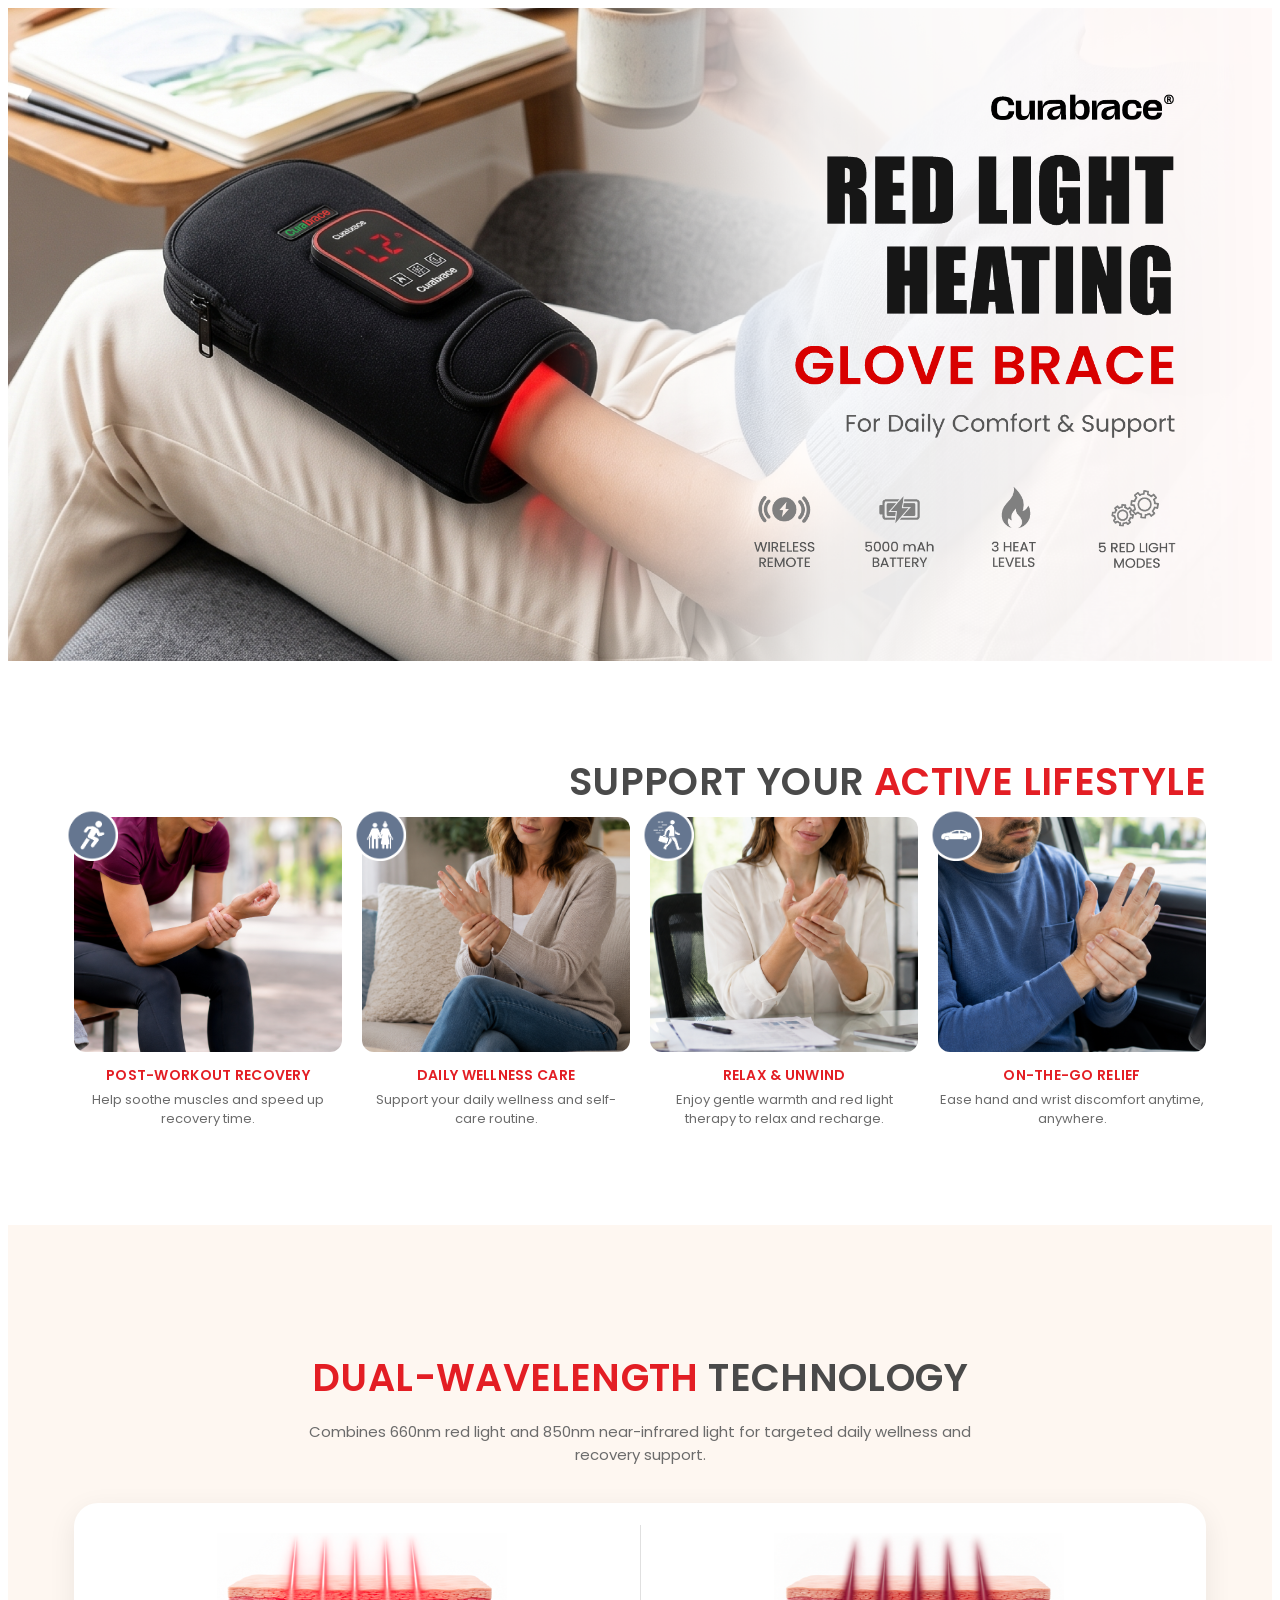
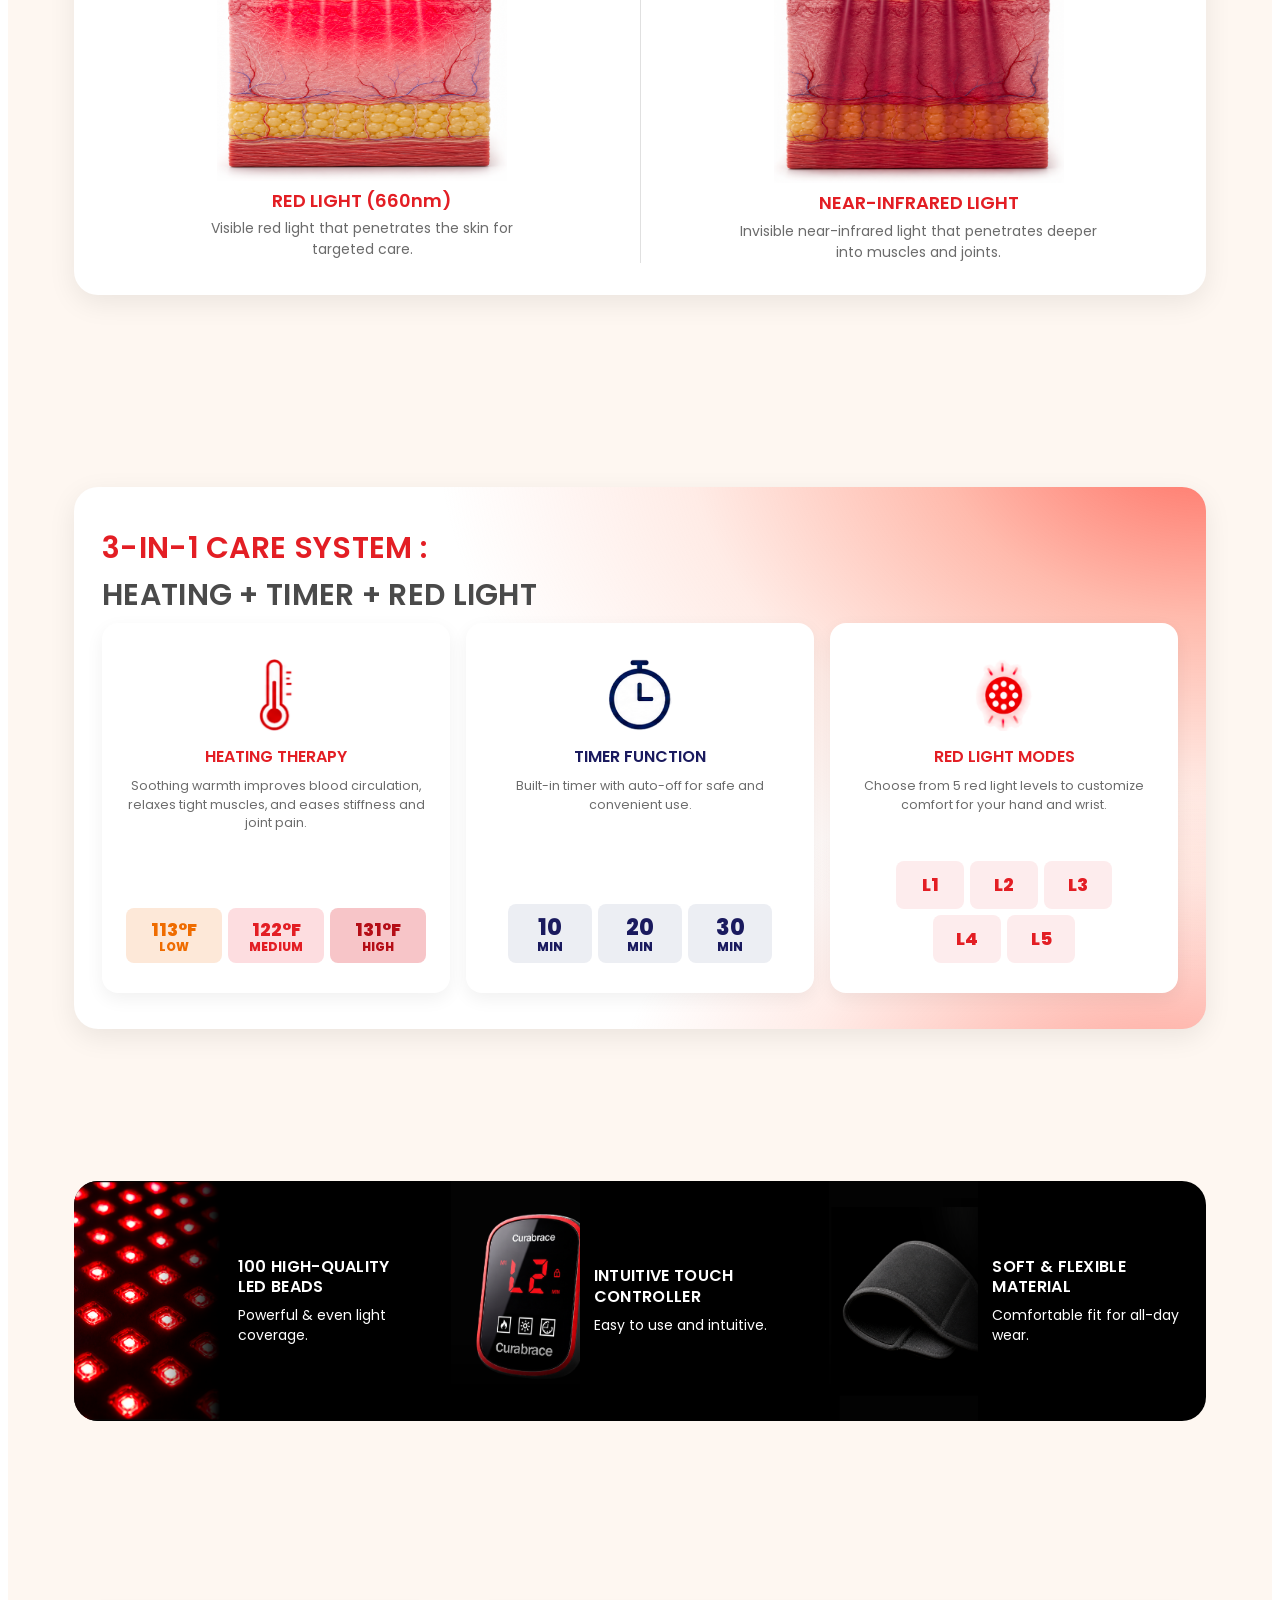
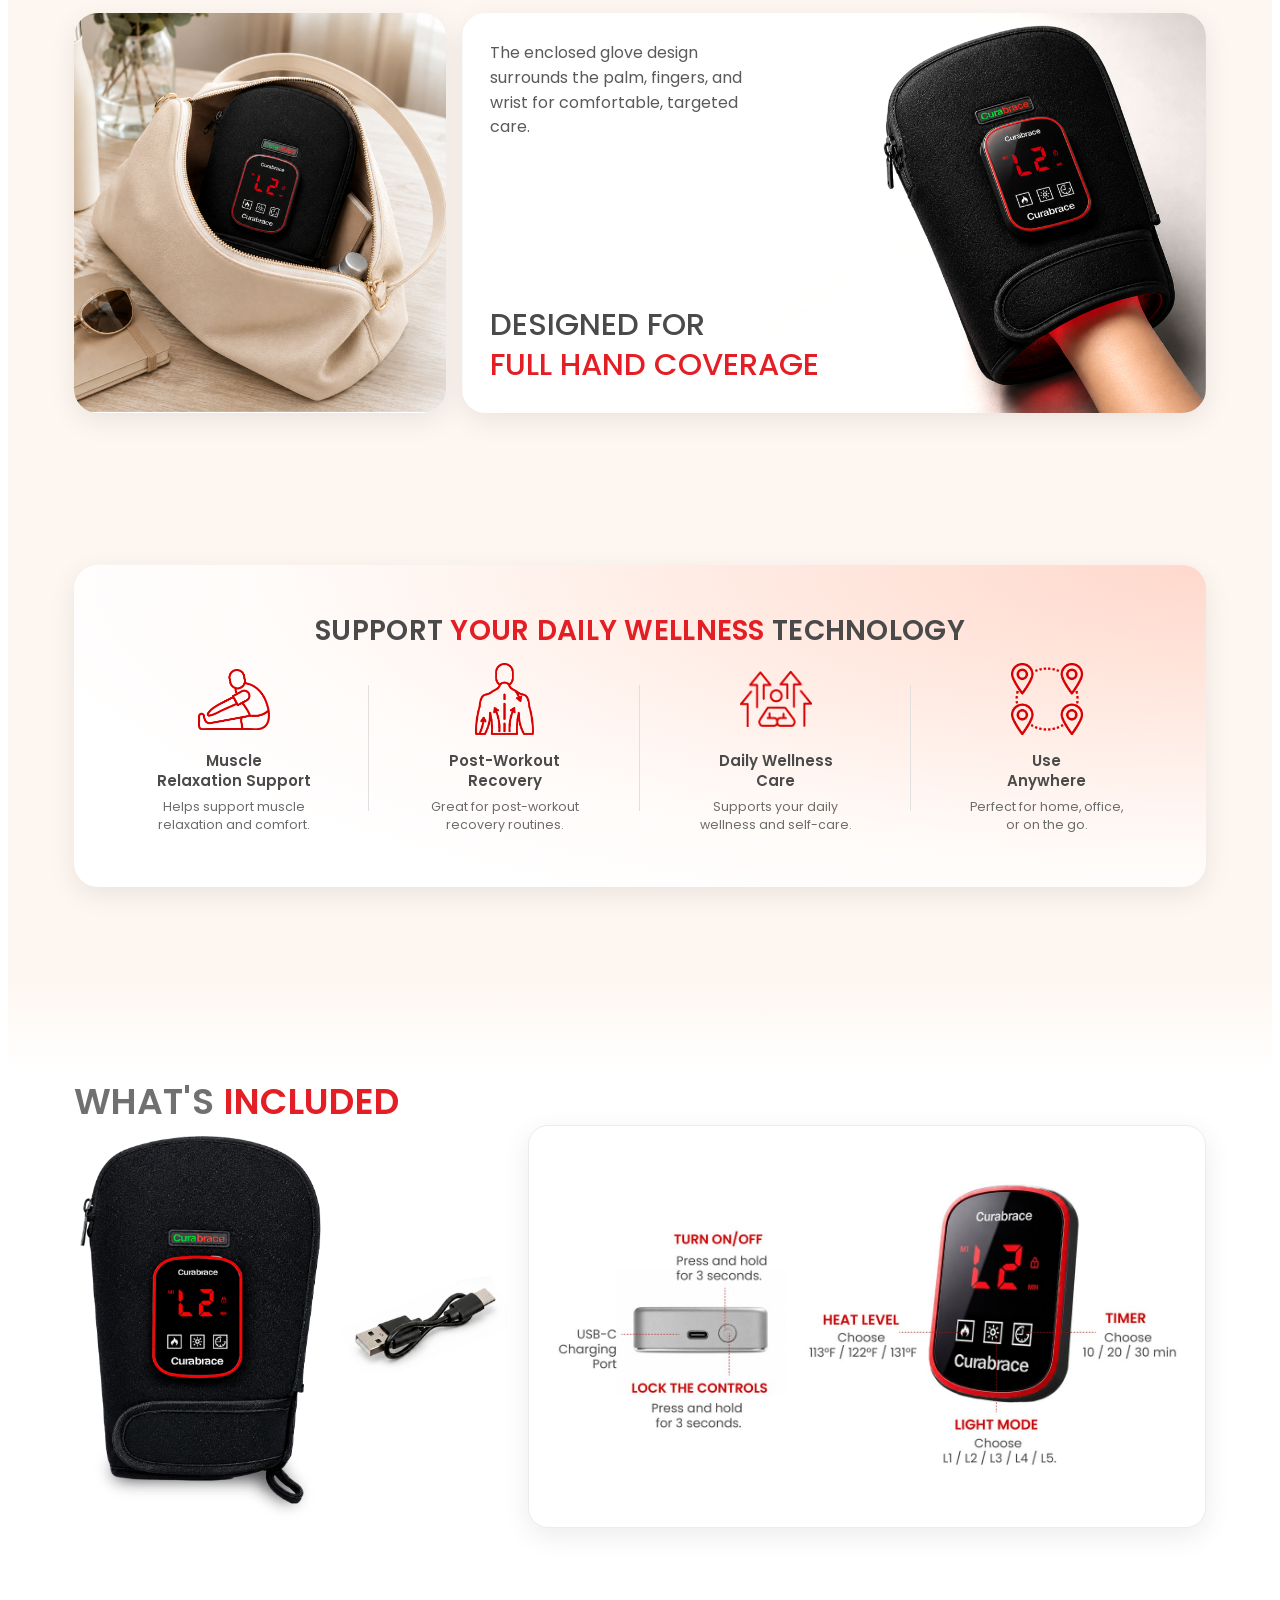
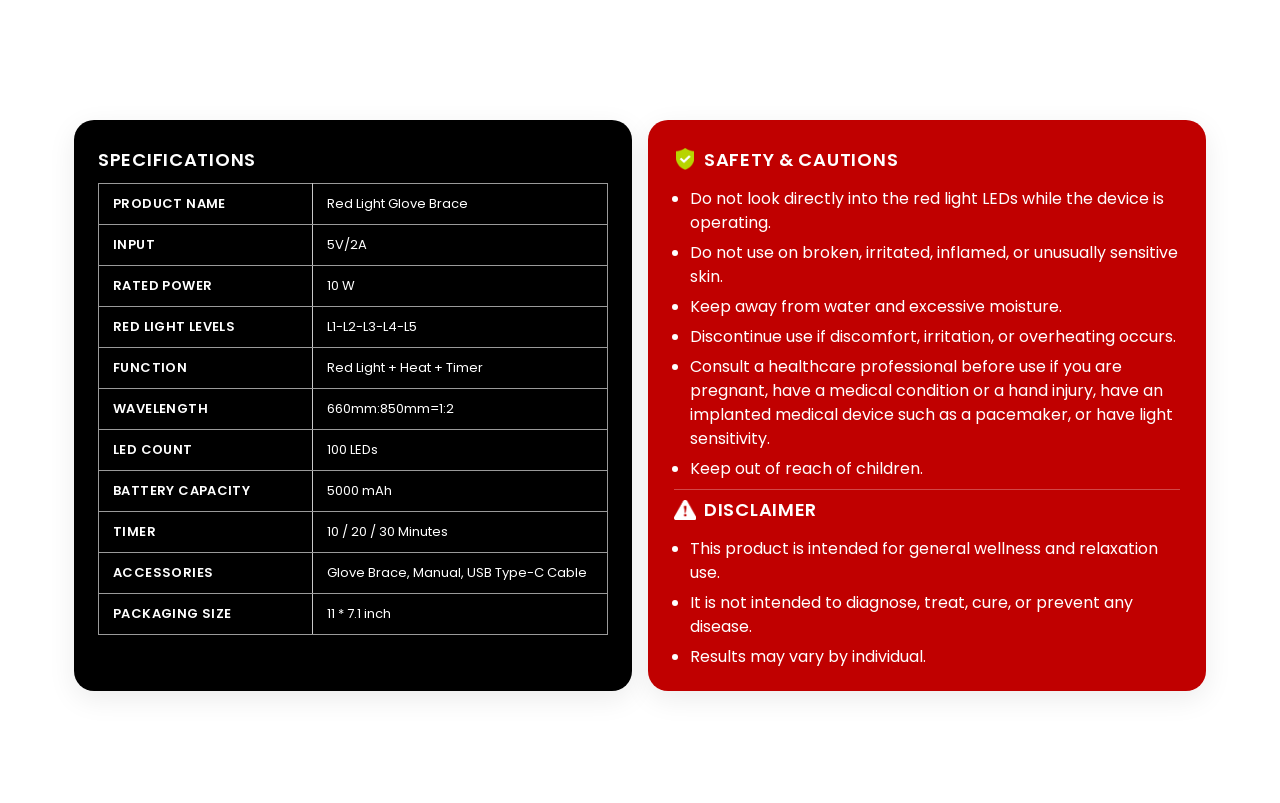
<file: Glove/index.html>
<!DOCTYPE html>
<html lang="en">
<head>
    <meta charset="UTF-8">
    <meta name="viewport" content="width=device-width, initial-scale=1.0">
    <title>Curabrace Red Light Heating Glove Brace</title>
    <link rel="stylesheet" href="style.css?v=23">
    <link rel="preconnect" href="https://fonts.googleapis.com">
    <link rel="preconnect" href="https://fonts.gstatic.com" crossorigin>
    <link href="https://fonts.googleapis.com/css2?family=Poppins:wght@400;500;600;700;800&amp;display=swap" rel="stylesheet">
</head>
<body>
    <div class="glove-page">

        <section class="glove-hero">
            <img src="Proof/1.glove_main.png" alt="Curabrace Red Light Heating Glove Brace for daily comfort and support">
        </section>

        <section class="glove-section">
            <div class="glove-container">
                <h2 class="glove-h glove-h-right">
                    SUPPORT YOUR <span>ACTIVE LIFESTYLE</span>
                </h2>
                <div class="glove-lifestyle">
                    <article>
                        <div class="glove-life-media">
                            <img class="glove-life-icon" src="Proof/2.glove_icon_workout.png" alt="">
                            <img src="Proof/6.glove_workout.png" alt="Post-workout recovery">
                        </div>
                        <h3>POST-WORKOUT RECOVERY</h3>
                        <p>Help soothe muscles and speed up recovery time.</p>
                    </article>
                    <article>
                        <div class="glove-life-media">
                            <img class="glove-life-icon" src="Proof/3.glove_icon_daily.png" alt="">
                            <img src="Proof/7.glove_daily.png" alt="Daily wellness care">
                        </div>
                        <h3>DAILY WELLNESS CARE</h3>
                        <p>Support your daily wellness and self-care routine.</p>
                    </article>
                    <article>
                        <div class="glove-life-media">
                            <img class="glove-life-icon" src="Proof/4.glove_icon_relax.png" alt="">
                            <img src="Proof/8.glove_relax.png" alt="Relax and unwind">
                        </div>
                        <h3>RELAX &amp; UNWIND</h3>
                        <p>Enjoy gentle warmth and red light therapy to relax and recharge.</p>
                    </article>
                    <article>
                        <div class="glove-life-media">
                            <img class="glove-life-icon" src="Proof/5.glove_icon_on-the-go.png" alt="">
                            <img src="Proof/9.glove_on-the-go.png" alt="On-the-go relief">
                        </div>
                        <h3>ON-THE-GO RELIEF</h3>
                        <p>Ease hand and wrist discomfort anytime, anywhere.</p>
                    </article>
                </div>
            </div>
        </section>

        <div class="glove-tail">
        <section class="glove-section glove-wave-section">
            <div class="glove-container">
                <h2 class="glove-h glove-h-center glove-h-dual">
                    <span>DUAL-WAVELENGTH</span> TECHNOLOGY
                </h2>
                <p class="glove-lead">
                    Combines 660nm red light and 850nm near-infrared light
                    for targeted daily wellness and recovery support.
                </p>
                <div class="glove-wave-card">
                    <div class="glove-wave-col">
                        <img src="assets/wave-red.png" alt="660nm red light penetrating the skin">
                        <h3>RED LIGHT (660nm)</h3>
                        <p>Visible red light that penetrates the skin for targeted care.</p>
                    </div>
                    <div class="glove-wave-col">
                        <img src="assets/wave-nir.png" alt="850nm near-infrared light reaching deeper tissue">
                        <h3>NEAR-INFRARED LIGHT</h3>
                        <p>Invisible near-infrared light that penetrates deeper into muscles and joints.</p>
                    </div>
                </div>
            </div>
        </section>

        <section class="glove-section">
            <div class="glove-container">
                <div class="glove-therapy-shell">
                    <h2 class="glove-h glove-h-left glove-h-therapy">
                        <span>3-IN-1 CARE SYSTEM :</span>
                        HEATING + TIMER + RED LIGHT
                    </h2>
                    <div class="glove-therapy">
                        <article>
                            <img class="glove-t-icon" src="Proof/11.glove_icon_heating.png" alt="">
                            <h3 class="red">HEATING THERAPY</h3>
                            <p>Soothing warmth improves blood circulation, relaxes tight muscles, and eases stiffness and joint pain.</p>
                            <div class="glove-pills heat">
                                <span class="low"><b>113&deg;F</b>LOW</span>
                                <span class="mid"><b>122&deg;F</b>MEDIUM</span>
                                <span class="high"><b>131&deg;F</b>HIGH</span>
                            </div>
                        </article>
                        <article>
                            <img class="glove-t-icon timer" src="Proof/12.glove_icon_timer.png" alt="">
                            <h3 class="navy">TIMER FUNCTION</h3>
                            <p>Built-in timer with auto-off for safe and convenient use.</p>
                            <div class="glove-pills timer">
                                <span><b>10</b>MIN</span>
                                <span><b>20</b>MIN</span>
                                <span><b>30</b>MIN</span>
                            </div>
                        </article>
                        <article>
                            <img class="glove-t-icon light" src="Proof/13.glove_icon_red-light.png" alt="">
                            <h3 class="red">RED LIGHT MODES</h3>
                            <p>Choose from 5 red light levels to customize comfort for your hand and wrist.</p>
                            <div class="glove-pills light">
                                <div class="row">
                                    <span>L1</span><span>L2</span><span>L3</span>
                                </div>
                                <div class="row">
                                    <span>L4</span><span>L5</span>
                                </div>
                            </div>
                        </article>
                    </div>
                </div>
            </div>
        </section>

        <section class="glove-section glove-section-tight">
            <div class="glove-container">
                <div class="glove-features">
                    <div class="glove-feat">
                        <img src="assets/feat-led.png?v=6" alt="100 high-quality LED beads">
                        <div class="glove-feat-txt">
                            <h3>100 HIGH-QUALITY<br>LED BEADS</h3>
                            <p>Powerful &amp; even light coverage.</p>
                        </div>
                    </div>
                    <div class="glove-feat">
                        <img src="assets/feat-remote.png?v=6" alt="Intuitive touch controller">
                        <div class="glove-feat-txt">
                            <h3>INTUITIVE TOUCH<br>CONTROLLER</h3>
                            <p>Easy to use and intuitive.</p>
                        </div>
                    </div>
                    <div class="glove-feat">
                        <img src="assets/feat-fabric.png?v=6" alt="Soft and flexible wrap material">
                        <div class="glove-feat-txt">
                            <h3>SOFT &amp; FLEXIBLE<br>MATERIAL</h3>
                            <p>Comfortable fit for all-day wear.</p>
                        </div>
                    </div>
                </div>
            </div>
        </section>

        <section class="glove-section">
            <div class="glove-container">
                <div class="glove-cover">
                    <article class="glove-cover-bag">
                        <img src="Proof/18.glove_in-the-bag.png" alt="Glove brace packed in a travel bag">
                    </article>
                    <article class="glove-cover-main">
                        <img src="Proof/19.glove_coverage.png" alt="Red light coverage on the hand and wrist">
                        <div class="glove-cover-copy">
                            <p class="glove-cover-lead">The enclosed glove design surrounds the palm, fingers, and wrist for comfortable, targeted care.</p>
                            <h2 class="glove-cover-title">DESIGNED FOR<br><span>FULL HAND COVERAGE</span></h2>
                        </div>
                    </article>
                </div>
            </div>
        </section>

        <section class="glove-section glove-section-tight">
            <div class="glove-container">
                <div class="glove-wellness">
                    <h2 class="glove-h glove-h-center glove-h-well">
                        SUPPORT <span>YOUR DAILY WELLNESS</span> TECHNOLOGY
                    </h2>
                    <div class="glove-benefits">
                        <article>
                            <img src="Proof/20.glove_icon_muscle.png" alt="">
                            <h3>Muscle<br>Relaxation Support</h3>
                            <p>Helps support muscle<br>relaxation and comfort.</p>
                        </article>
                        <article>
                            <img src="Proof/21.glove_icon_recovery.png" alt="">
                            <h3>Post-Workout<br>Recovery</h3>
                            <p>Great for post-workout<br>recovery routines.</p>
                        </article>
                        <article>
                            <img src="Proof/22.Artboard-19.png" alt="">
                            <h3>Daily Wellness<br>Care</h3>
                            <p>Supports your daily<br>wellness and self-care.</p>
                        </article>
                        <article>
                            <img src="Proof/23.glove_icon_anywhere.png" alt="">
                            <h3>Use<br>Anywhere</h3>
                            <p>Perfect for home, office,<br>or on the go.</p>
                        </article>
                    </div>
                </div>
            </div>
        </section>

        <section class="glove-section">
            <div class="glove-container">
                <h2 class="glove-h glove-h-left glove-h-included">
                    WHAT'S <span>INCLUDED</span>
                </h2>
                <div class="glove-included">
                    <div class="glove-included-product">
                        <img src="Proof/24.glove_included.png" alt="Glove brace and USB-C charging cable">
                    </div>
                    <div class="glove-diagram">
                        <img src="assets/remote-diagram.jpg" alt="Touch controller functions: charging, power, lock, heat, light, and timer">
                    </div>
                </div>
            </div>
        </section>

        <section class="glove-section glove-section-last">
            <div class="glove-container">
                <div class="glove-spec-grid">
                    <div class="glove-specs">
                        <h3>SPECIFICATIONS</h3>
                        <table>
                            <tr><th>PRODUCT NAME</th><td>Red Light Glove Brace</td></tr>
                            <tr><th>INPUT</th><td>5V/2A</td></tr>
                            <tr><th>RATED POWER</th><td>10 W</td></tr>
                            <tr><th>RED LIGHT LEVELS</th><td>L1-L2-L3-L4-L5</td></tr>
                            <tr><th>FUNCTION</th><td>Red Light + Heat + Timer</td></tr>
                            <tr><th>WAVELENGTH</th><td>660mm:850mm=1:2</td></tr>
                            <tr><th>LED COUNT</th><td>100 LEDs</td></tr>
                            <tr><th>BATTERY CAPACITY</th><td>5000 mAh</td></tr>
                            <tr><th>TIMER</th><td>10 / 20 / 30 Minutes</td></tr>
                            <tr><th>ACCESSORIES</th><td>Glove Brace, Manual, USB Type-C Cable</td></tr>
                            <tr><th>PACKAGING SIZE</th><td>11 * 7.1 inch</td></tr>
                        </table>
                    </div>
                    <div class="glove-safety">
                        <div class="glove-safety-head">
                            <img src="Proof/27.glove_icon_safety.png" alt="">
                            <h3>SAFETY &amp; CAUTIONS</h3>
                        </div>
                        <ul>
                            <li>Do not look directly into the red light LEDs while the device is operating.</li>
                            <li>Do not use on broken, irritated, inflamed, or unusually sensitive skin.</li>
                            <li>Keep away from water and excessive moisture.</li>
                            <li>Discontinue use if discomfort, irritation, or overheating occurs.</li>
                            <li>Consult a healthcare professional before use if you are pregnant, have a medical condition or a hand injury, have an implanted medical device such as a pacemaker, or have light sensitivity.</li>
                            <li>Keep out of reach of children.</li>
                        </ul>
                        <div class="glove-disclaimer">
                            <div class="glove-safety-head">
                                <img src="Proof/28.glove_icon_disclaimer.png" alt="">
                                <h3>DISCLAIMER</h3>
                            </div>
                            <ul>
                                <li>This product is intended for general wellness and relaxation use.</li>
                                <li>It is not intended to diagnose, treat, cure, or prevent any disease.</li>
                                <li>Results may vary by individual.</li>
                            </ul>
                        </div>
                    </div>
                </div>
            </div>
        </section>
        </div>

    </div>
</body>
</html>
</file>
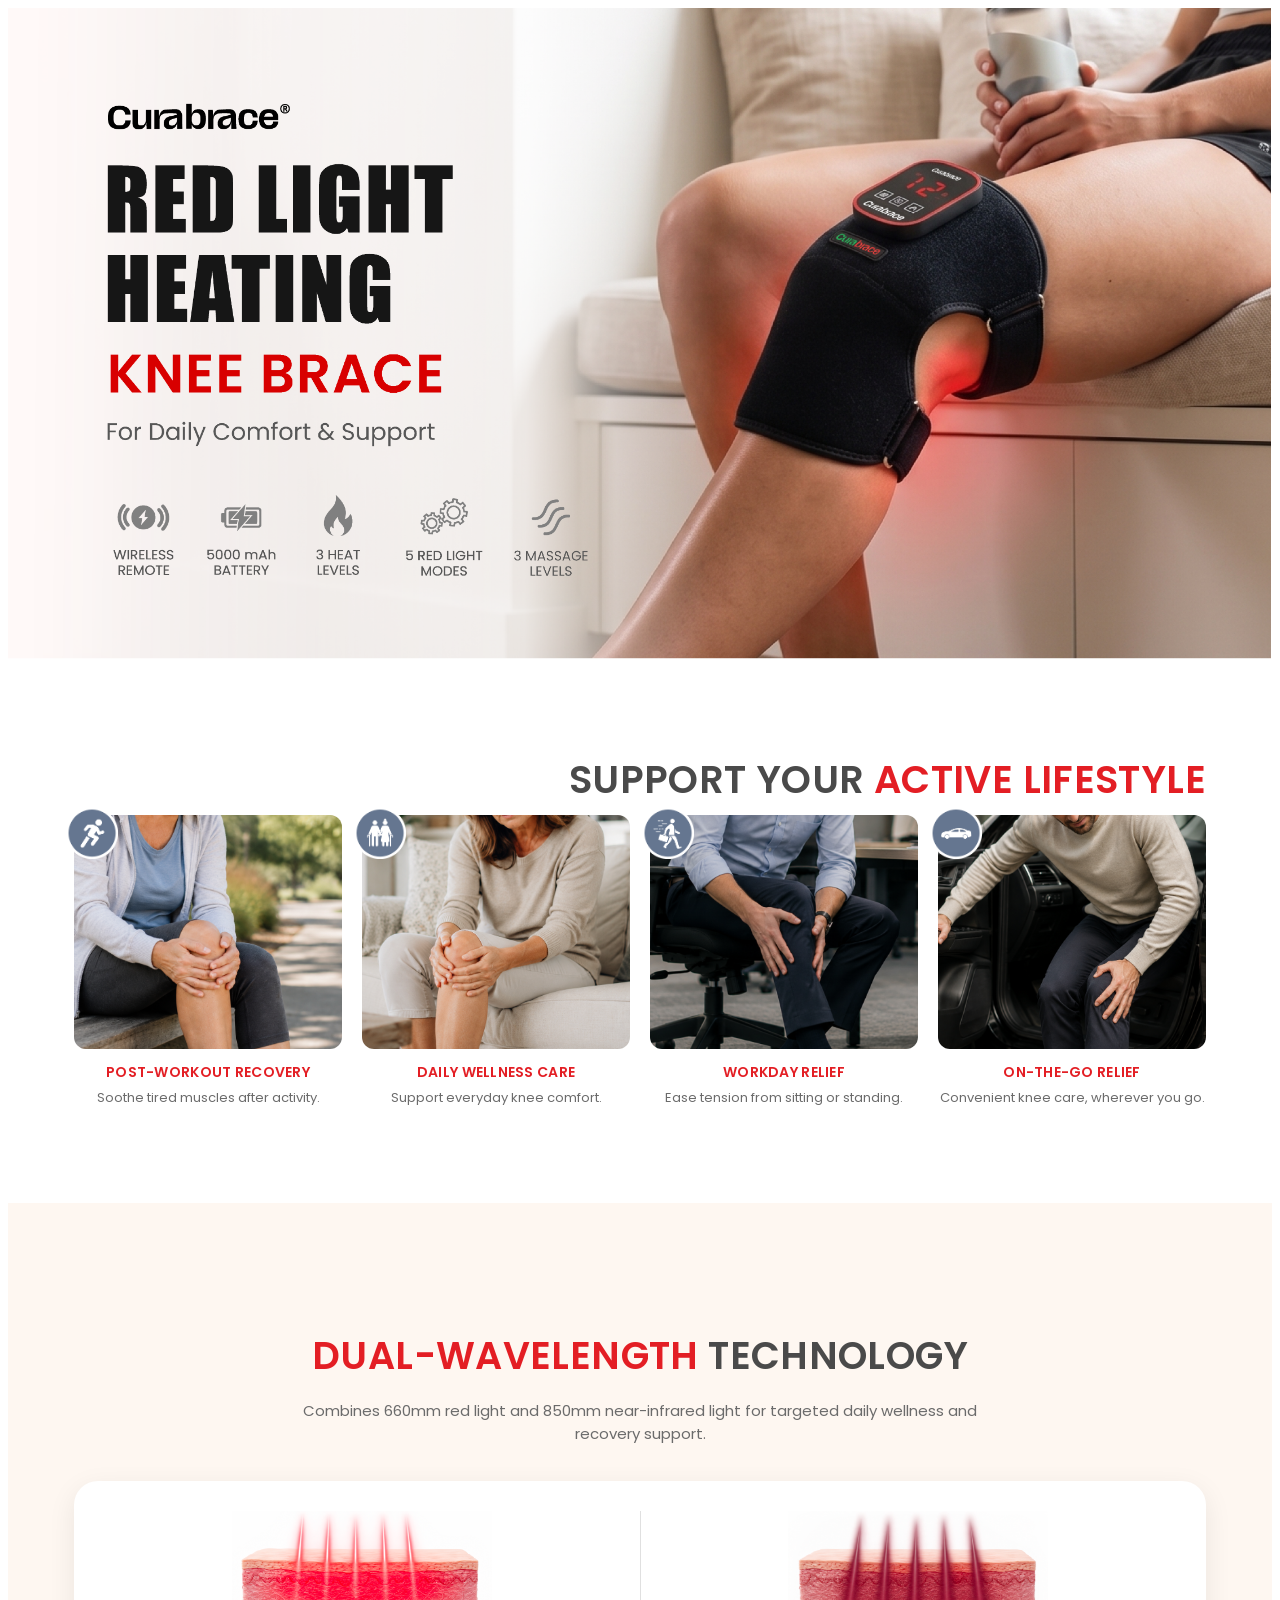
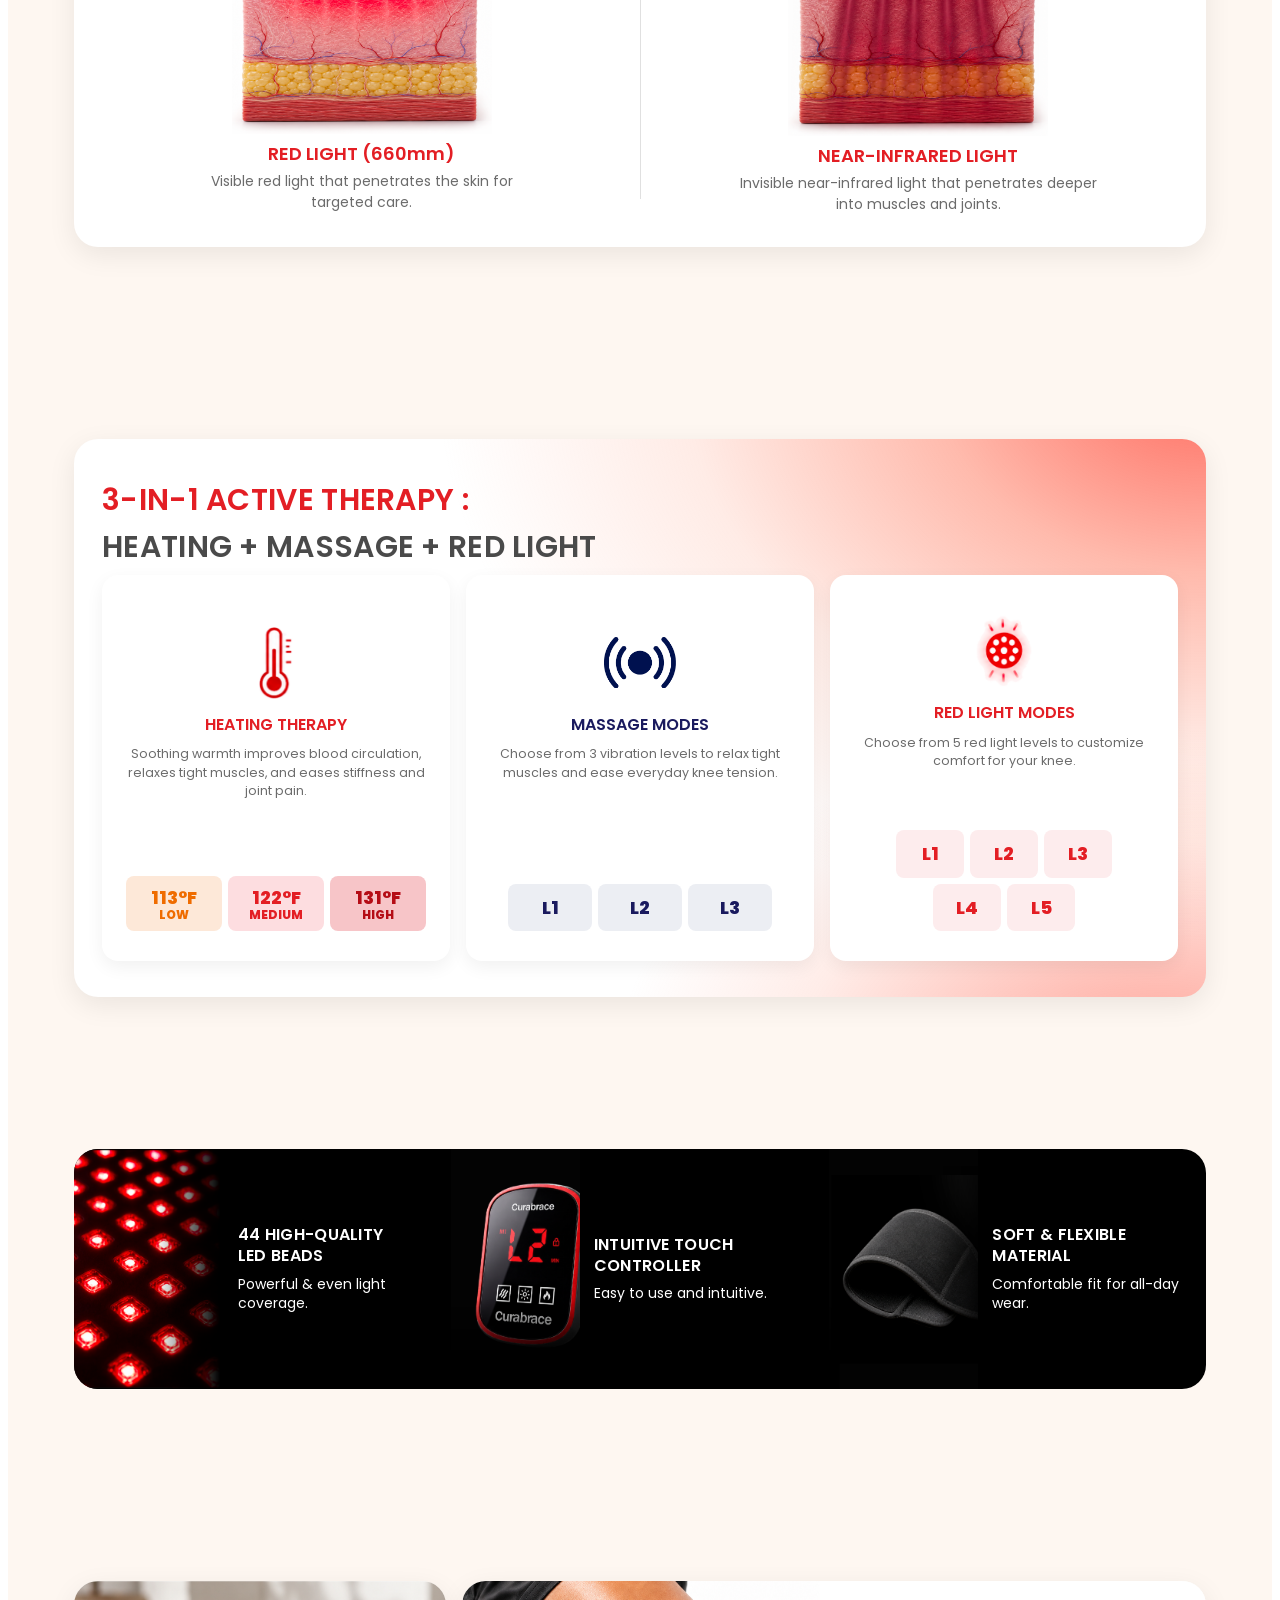
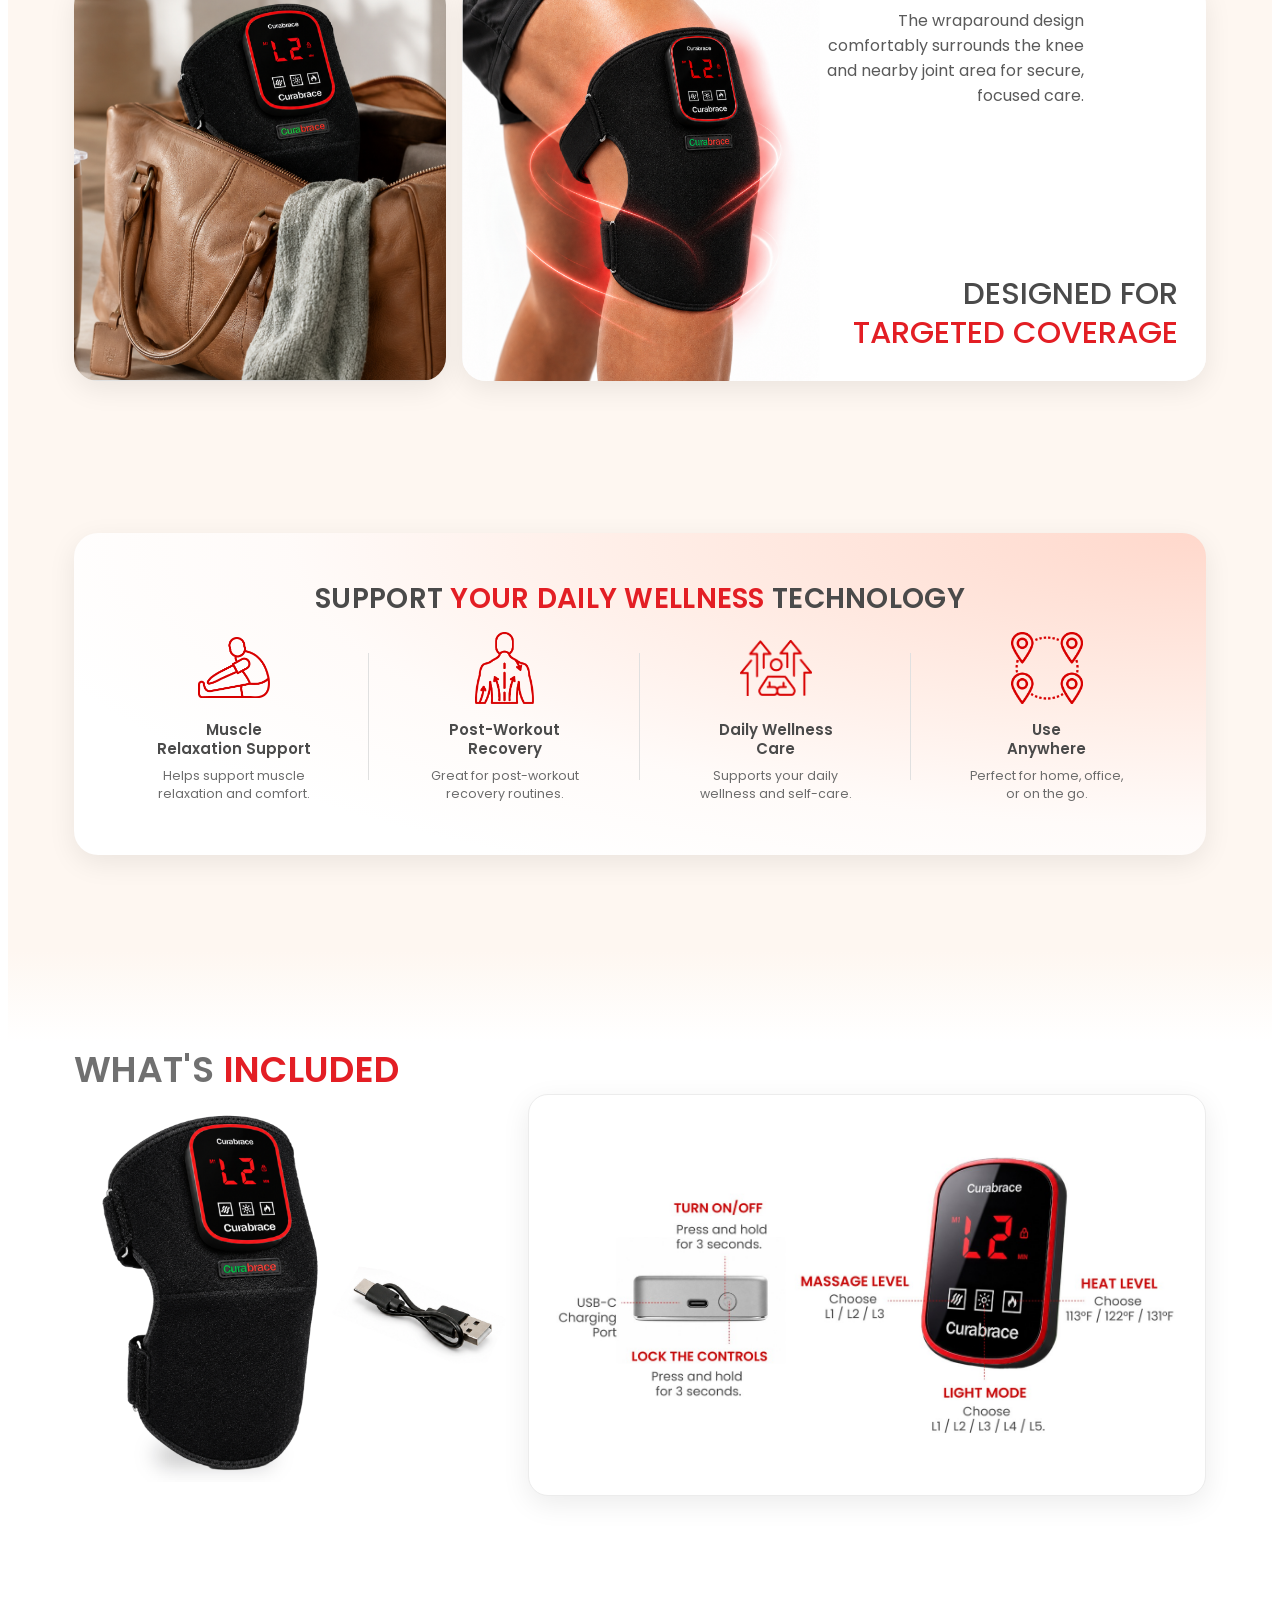
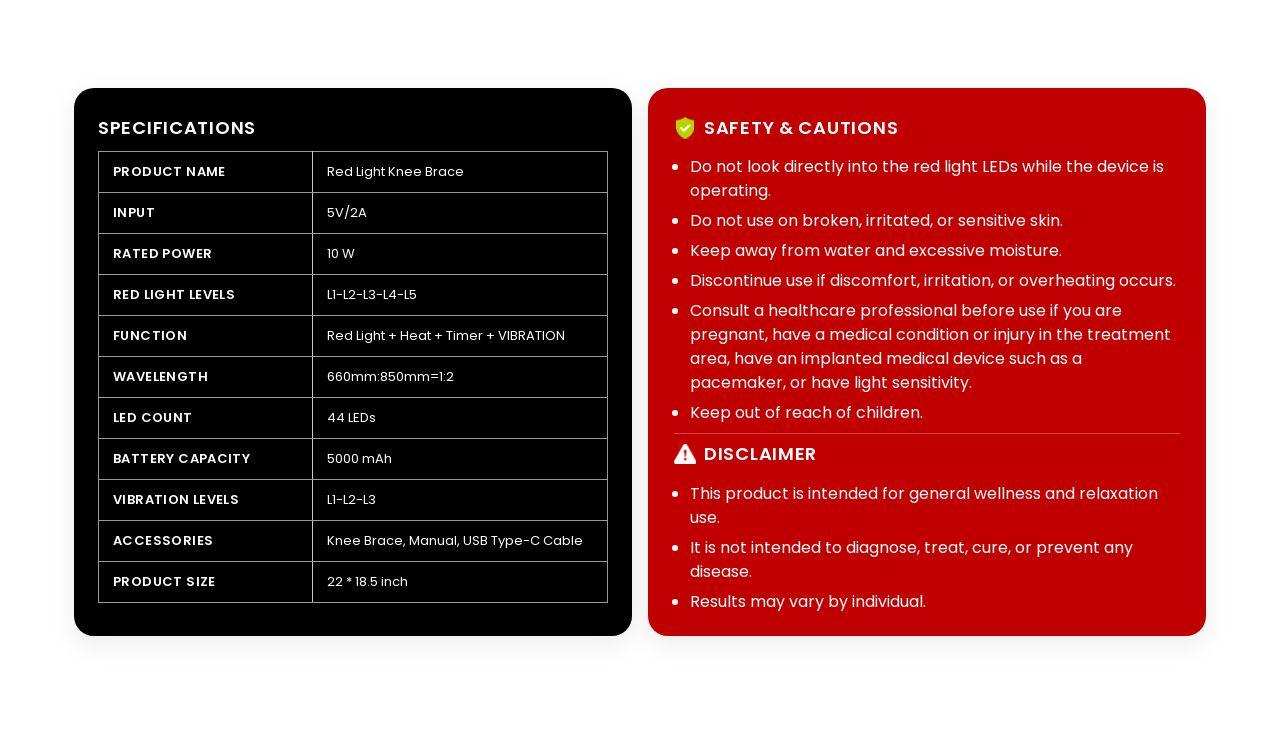
<file: Knee Brace/index.html>
<!DOCTYPE html>
<html lang="en">
<head>
    <meta charset="UTF-8">
    <meta name="viewport" content="width=device-width, initial-scale=1.0">
    <title>Curabrace Red Light Heating Knee Brace</title>
    <link rel="stylesheet" href="style.css?v=30">
    <link rel="preconnect" href="https://fonts.googleapis.com">
    <link rel="preconnect" href="https://fonts.gstatic.com" crossorigin>
    <link href="https://fonts.googleapis.com/css2?family=Poppins:wght@400;500;600;700;800&amp;display=swap" rel="stylesheet">
</head>
<body>
    <div class="knee-page">

        <section class="knee-hero">
            <img src="Proof/1.Knee_main.png" alt="Curabrace Red Light Heating Knee Brace for daily comfort and support">
        </section>

        <section class="knee-section">
            <div class="knee-container">
                <h2 class="knee-h knee-h-right">
                    SUPPORT YOUR <span>ACTIVE LIFESTYLE</span>
                </h2>
                <div class="knee-lifestyle">
                    <article>
                        <div class="knee-life-media">
                            <img class="knee-life-icon" src="Proof/2.Knee_icon_workout.png" alt="">
                            <img src="Proof/6.Knee_workout.png" alt="Post-workout recovery">
                        </div>
                        <h3>POST-WORKOUT RECOVERY</h3>
                        <p>Soothe tired muscles after activity.</p>
                    </article>
                    <article>
                        <div class="knee-life-media">
                            <img class="knee-life-icon" src="Proof/3.Knee_icon_wellness.png" alt="">
                            <img src="Proof/7.Knee_wellness.png" alt="Daily wellness care">
                        </div>
                        <h3>DAILY WELLNESS CARE</h3>
                        <p>Support everyday knee comfort.</p>
                    </article>
                    <article>
                        <div class="knee-life-media">
                            <img class="knee-life-icon" src="Proof/4.Knee_icon_workday.png" alt="">
                            <img src="Proof/8.Knee_workday.png" alt="Workday relief">
                        </div>
                        <h3>WORKDAY RELIEF</h3>
                        <p>Ease tension from sitting or standing.</p>
                    </article>
                    <article>
                        <div class="knee-life-media">
                            <img class="knee-life-icon" src="Proof/5.Knee_icon_on-the-go.png" alt="">
                            <img src="Proof/9.Knee_on-the-go.png" alt="On-the-go relief">
                        </div>
                        <h3>ON-THE-GO RELIEF</h3>
                        <p>Convenient knee care, wherever you go.</p>
                    </article>
                </div>
            </div>
        </section>

        <div class="knee-tail">
        <section class="knee-section knee-wave-section">
            <div class="knee-container">
                <h2 class="knee-h knee-h-center knee-h-dual">
                    <span>DUAL-WAVELENGTH</span> TECHNOLOGY
                </h2>
                <p class="knee-lead">
                    Combines 660mm red light and 850mm near-infrared light
                    for targeted daily wellness and recovery support.
                </p>
                <div class="knee-wave-card">
                    <div class="knee-wave-col">
                        <img src="assets/wave-red.png" alt="660mm red light penetrating the skin">
                        <h3>RED LIGHT (660mm)</h3>
                        <p>Visible red light that penetrates the skin for targeted care.</p>
                    </div>
                    <div class="knee-wave-rule"></div>
                    <div class="knee-wave-col">
                        <img src="assets/wave-nir.png" alt="850mm near-infrared light reaching deeper tissue">
                        <h3>NEAR-INFRARED LIGHT</h3>
                        <p>Invisible near-infrared light that penetrates deeper into muscles and joints.</p>
                    </div>
                </div>
            </div>
        </section>

        <section class="knee-section">
            <div class="knee-container">
                <div class="knee-therapy-shell">
                    <h2 class="knee-h knee-h-left knee-h-therapy">
                        <span>3-IN-1 ACTIVE THERAPY :</span>
                        HEATING + MASSAGE + RED LIGHT
                    </h2>
                    <div class="knee-therapy">
                        <article>
                            <img class="knee-t-icon" src="Proof/11.Knee_icon_heating.png" alt="">
                            <h3 class="red">HEATING THERAPY</h3>
                            <p>Soothing warmth improves blood circulation, relaxes tight muscles, and eases stiffness and joint pain.</p>
                            <div class="knee-pills heat">
                                <span class="low"><b>113&deg;F</b>LOW</span>
                                <span class="mid"><b>122&deg;F</b>MEDIUM</span>
                                <span class="high"><b>131&deg;F</b>HIGH</span>
                            </div>
                        </article>
                        <article>
                            <img class="knee-t-icon massage" src="Proof/12.Knee_icon_massage.png" alt="">
                            <h3 class="navy">MASSAGE MODES</h3>
                            <p>Choose from 3 vibration levels to relax tight muscles and ease everyday knee tension.</p>
                            <div class="knee-pills massage">
                                <span>L1</span>
                                <span>L2</span>
                                <span>L3</span>
                            </div>
                        </article>
                        <article>
                            <img class="knee-t-icon light" src="Proof/13.Knee_icon_red-light.png" alt="">
                            <h3 class="red">RED LIGHT MODES</h3>
                            <p>Choose from 5 red light levels to customize comfort for your knee.</p>
                            <div class="knee-pills light">
                                <div class="row">
                                    <span>L1</span><span>L2</span><span>L3</span>
                                </div>
                                <div class="row">
                                    <span>L4</span><span>L5</span>
                                </div>
                            </div>
                        </article>
                    </div>
                </div>
            </div>
        </section>

        <section class="knee-section knee-section-tight">
            <div class="knee-container">
                <div class="knee-features">
                    <div class="knee-feat">
                        <img src="assets/feat-led.png?v=6" alt="44 high-quality LED beads">
                        <div class="knee-feat-txt">
                            <h3>44 HIGH-QUALITY<br>LED BEADS</h3>
                            <p>Powerful &amp; even light coverage.</p>
                        </div>
                    </div>
                    <div class="knee-feat">
                        <img src="assets/feat-remote.png?v=6" alt="Intuitive touch controller">
                        <div class="knee-feat-txt">
                            <h3>INTUITIVE TOUCH<br>CONTROLLER</h3>
                            <p>Easy to use and intuitive.</p>
                        </div>
                    </div>
                    <div class="knee-feat">
                        <img src="assets/feat-fabric.png?v=6" alt="Soft and flexible wrap material">
                        <div class="knee-feat-txt">
                            <h3>SOFT &amp; FLEXIBLE<br>MATERIAL</h3>
                            <p>Comfortable fit for all-day wear.</p>
                        </div>
                    </div>
                </div>
            </div>
        </section>

        <section class="knee-section">
            <div class="knee-container">
                <div class="knee-cover">
                    <article class="knee-cover-bag">
                        <img src="Proof/18.Knee_in-the-bag.png" alt="Knee brace packed in a travel bag">
                    </article>
                    <article class="knee-cover-main">
                        <img src="Proof/19.Knee_coverage.png" alt="Red light coverage on the knee">
                        <div class="knee-cover-copy">
                            <p class="knee-cover-lead">The wraparound design comfortably surrounds the knee and nearby joint area for secure, focused care.</p>
                            <h2 class="knee-cover-title">DESIGNED FOR<br><span>TARGETED COVERAGE</span></h2>
                        </div>
                    </article>
                </div>
            </div>
        </section>

        <section class="knee-section knee-section-tight">
            <div class="knee-container">
                <div class="knee-wellness">
                    <h2 class="knee-h knee-h-center knee-h-well">
                        SUPPORT <span>YOUR DAILY WELLNESS</span> TECHNOLOGY
                    </h2>
                    <div class="knee-benefits">
                        <article>
                            <img src="Proof/20.Knee_icon_muscle.png" alt="">
                            <h3>Muscle<br>Relaxation Support</h3>
                            <p>Helps support muscle<br>relaxation and comfort.</p>
                        </article>
                        <article>
                            <img src="Proof/21.Knee_icon_recovery.png" alt="">
                            <h3>Post-Workout<br>Recovery</h3>
                            <p>Great for post-workout<br>recovery routines.</p>
                        </article>
                        <article>
                            <img src="Proof/22.Knee_icon_wellness.png" alt="">
                            <h3>Daily Wellness<br>Care</h3>
                            <p>Supports your daily<br>wellness and self-care.</p>
                        </article>
                        <article>
                            <img src="Proof/23.Knee_icon_anywhere.png" alt="">
                            <h3>Use<br>Anywhere</h3>
                            <p>Perfect for home, office,<br>or on the go.</p>
                        </article>
                    </div>
                </div>
            </div>
        </section>

        <section class="knee-section">
            <div class="knee-container">
                <h2 class="knee-h knee-h-left knee-h-included">
                    WHAT'S <span>INCLUDED</span>
                </h2>
                <div class="knee-included">
                    <div class="knee-included-product">
                        <img src="Proof/24.Knee_included.png" alt="Knee brace and USB-C charging cable">
                    </div>
                    <div class="knee-diagram">
                        <img src="assets/remote-diagram.jpg" alt="Touch controller functions: charging, power, lock, massage, light, and heat">
                    </div>
                </div>
            </div>
        </section>

        <section class="knee-section knee-section-last">
            <div class="knee-container">
                <div class="knee-spec-grid">
                    <div class="knee-specs">
                        <h3>SPECIFICATIONS</h3>
                        <table>
                            <tr><th>PRODUCT NAME</th><td>Red Light Knee Brace</td></tr>
                            <tr><th>INPUT</th><td>5V/2A</td></tr>
                            <tr><th>RATED POWER</th><td>10 W</td></tr>
                            <tr><th>RED LIGHT LEVELS</th><td>L1-L2-L3-L4-L5</td></tr>
                            <tr><th>FUNCTION</th><td>Red Light + Heat + Timer + VIBRATION</td></tr>
                            <tr><th>WAVELENGTH</th><td>660mm:850mm=1:2</td></tr>
                            <tr><th>LED COUNT</th><td>44 LEDs</td></tr>
                            <tr><th>BATTERY CAPACITY</th><td>5000 mAh</td></tr>
                            <tr><th>VIBRATION LEVELS</th><td>L1-L2-L3</td></tr>
                            <tr><th>ACCESSORIES</th><td>Knee Brace, Manual, USB Type-C Cable</td></tr>
                            <tr><th>PRODUCT SIZE</th><td>22 * 18.5 inch</td></tr>
                        </table>
                    </div>
                    <div class="knee-safety">
                        <div class="knee-safety-head">
                            <img src="Proof/27.Knee_icon_safety.png" alt="">
                            <h3>SAFETY &amp; CAUTIONS</h3>
                        </div>
                        <ul>
                            <li>Do not look directly into the red light LEDs while the device is operating.</li>
                            <li>Do not use on broken, irritated, or sensitive skin.</li>
                            <li>Keep away from water and excessive moisture.</li>
                            <li>Discontinue use if discomfort, irritation, or overheating occurs.</li>
                            <li>Consult a healthcare professional before use if you are pregnant, have a medical condition or injury in the treatment area, have an implanted medical device such as a pacemaker, or have light sensitivity.</li>
                            <li>Keep out of reach of children.</li>
                        </ul>
                        <div class="knee-disclaimer">
                            <div class="knee-safety-head">
                                <img src="Proof/28.Knee_icon_disclamer.png" alt="">
                                <h3>DISCLAIMER</h3>
                            </div>
                            <ul>
                                <li>This product is intended for general wellness and relaxation use.</li>
                                <li>It is not intended to diagnose, treat, cure, or prevent any disease.</li>
                                <li>Results may vary by individual.</li>
                            </ul>
                        </div>
                    </div>
                </div>
            </div>
        </section>
        </div>

    </div>
</body>
</html>
</file>
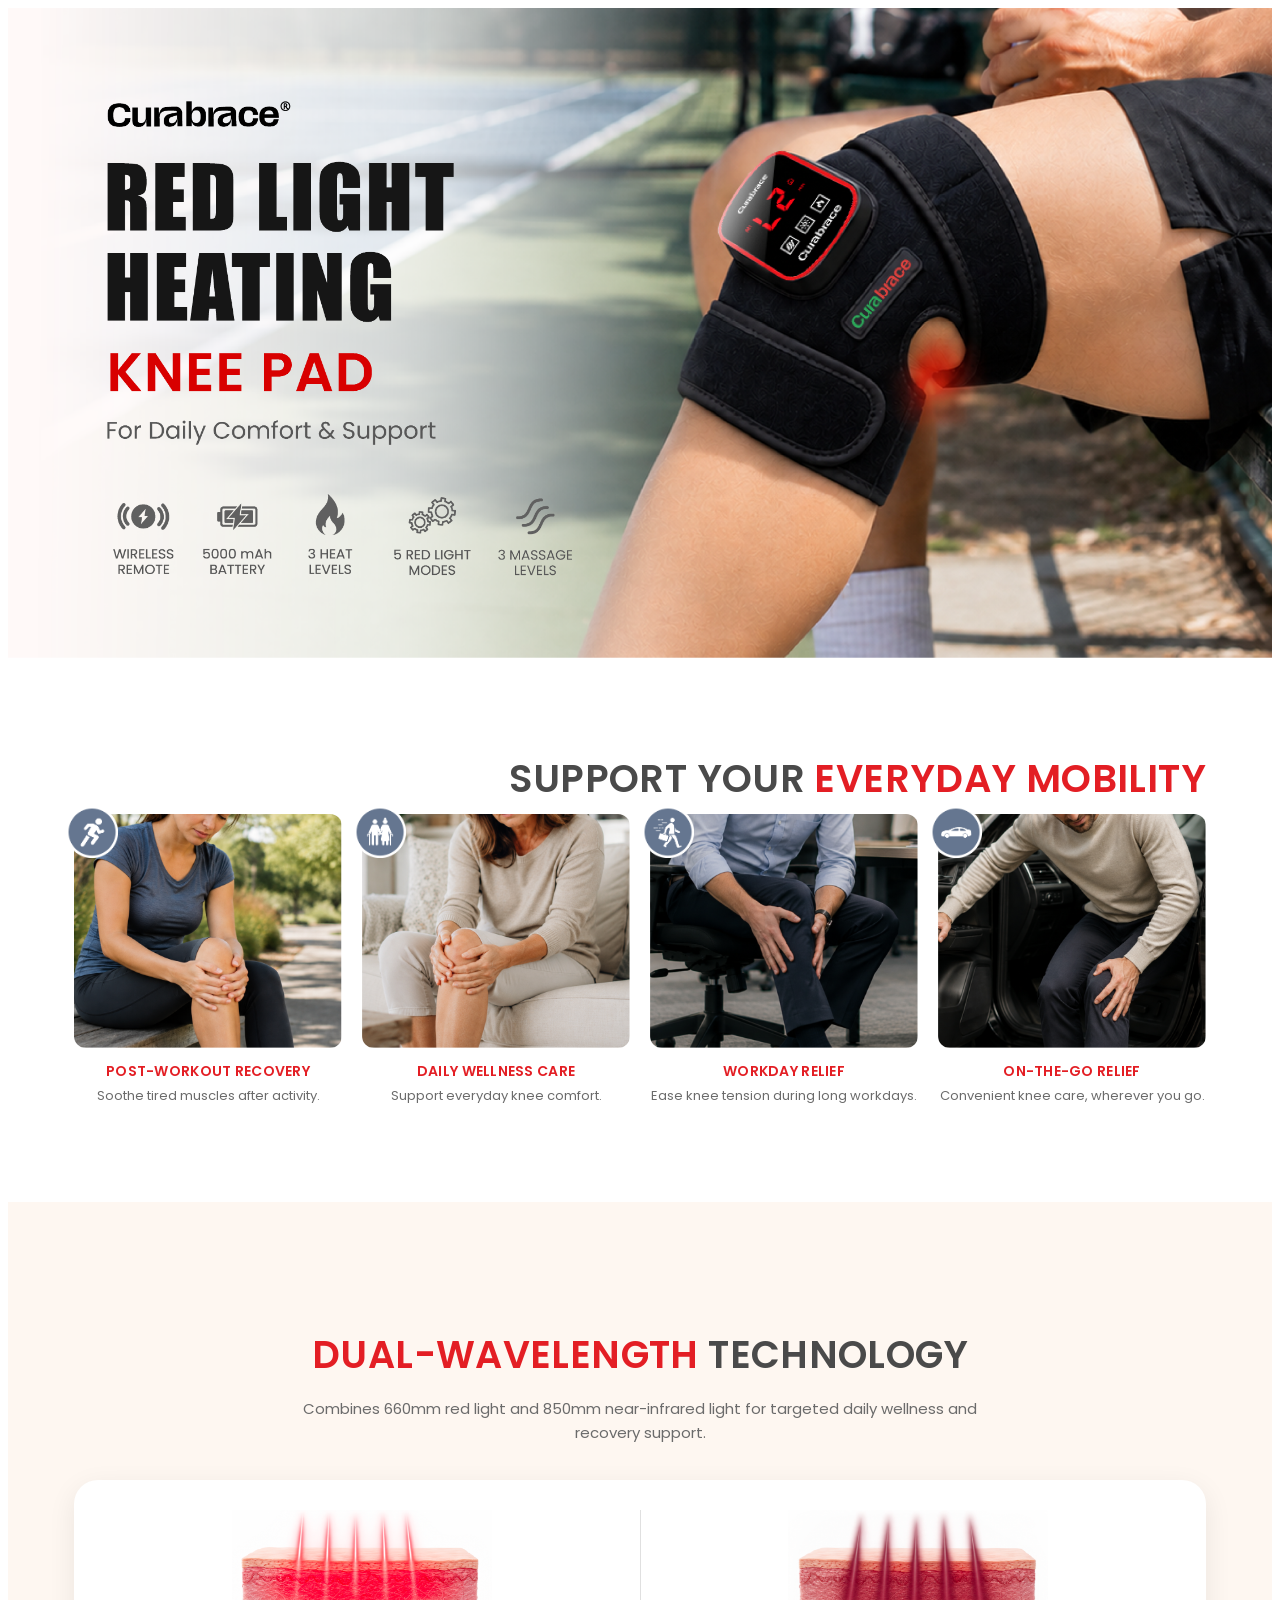
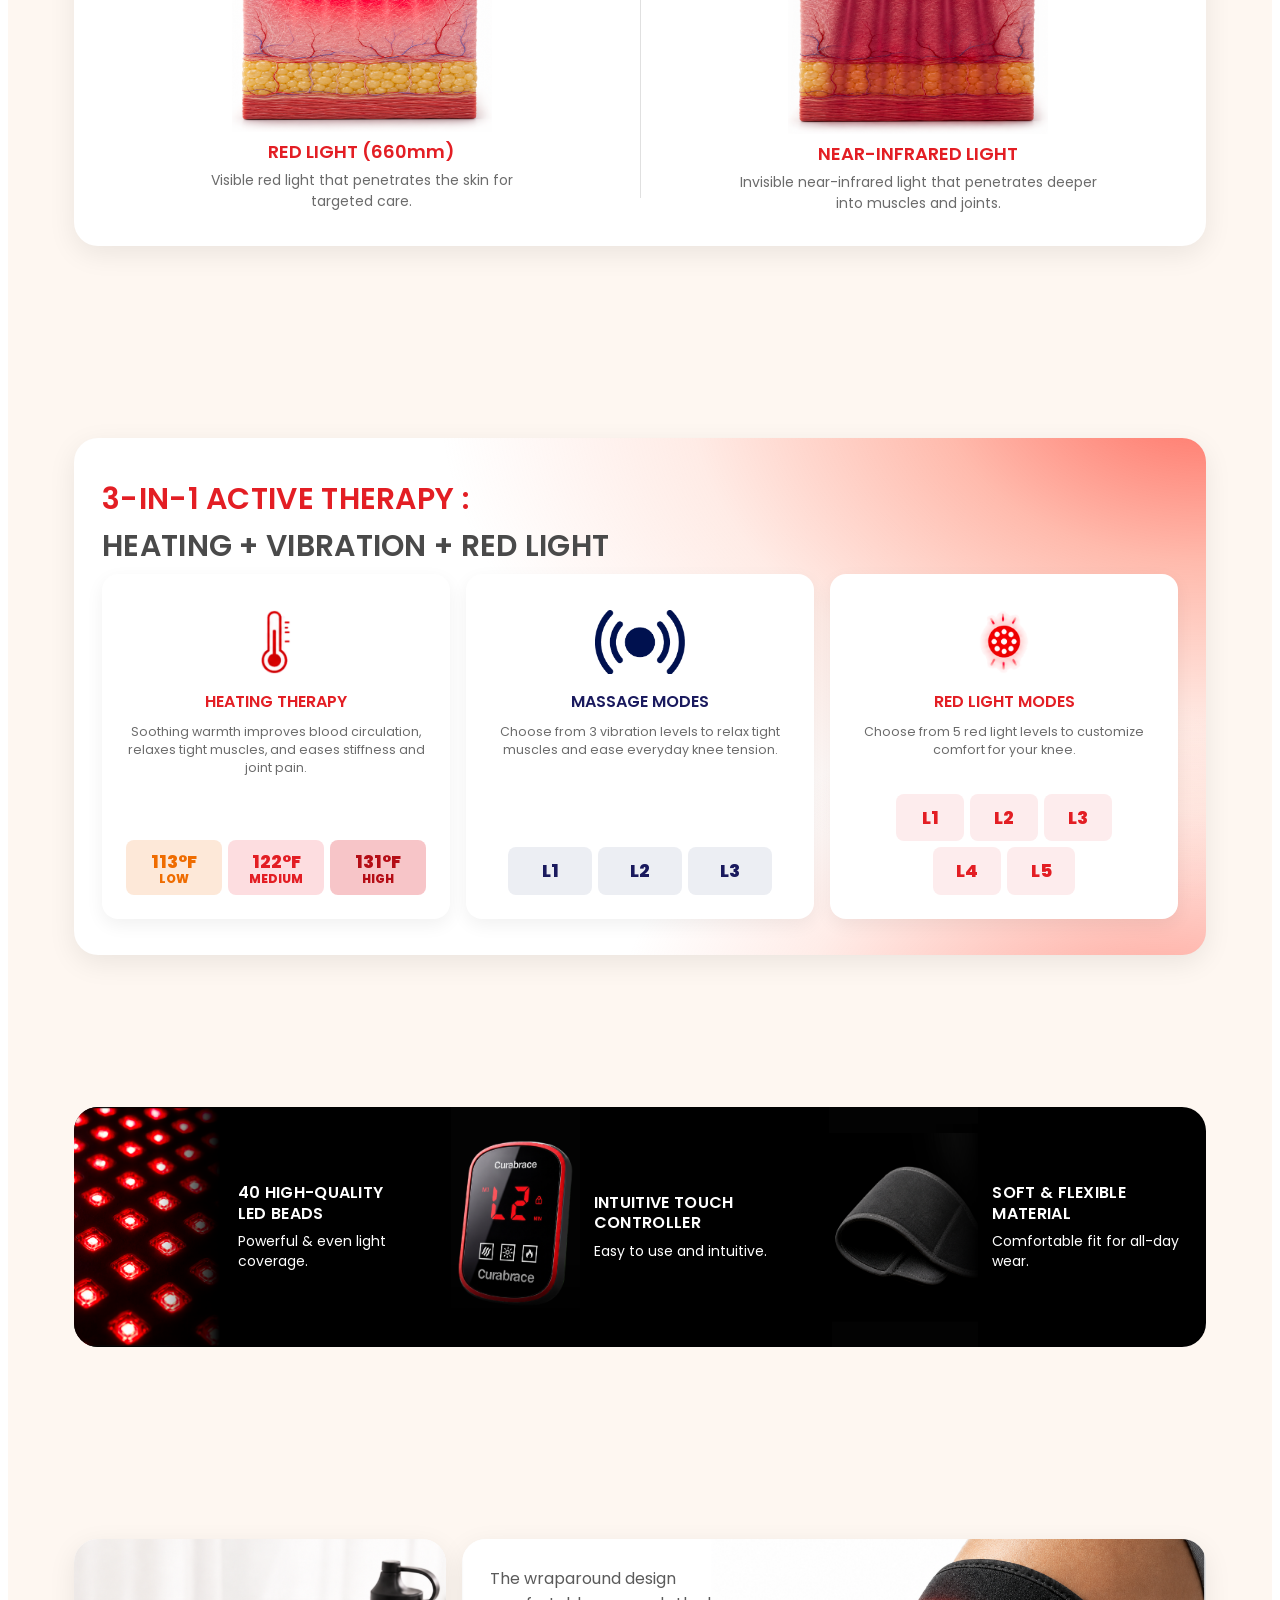
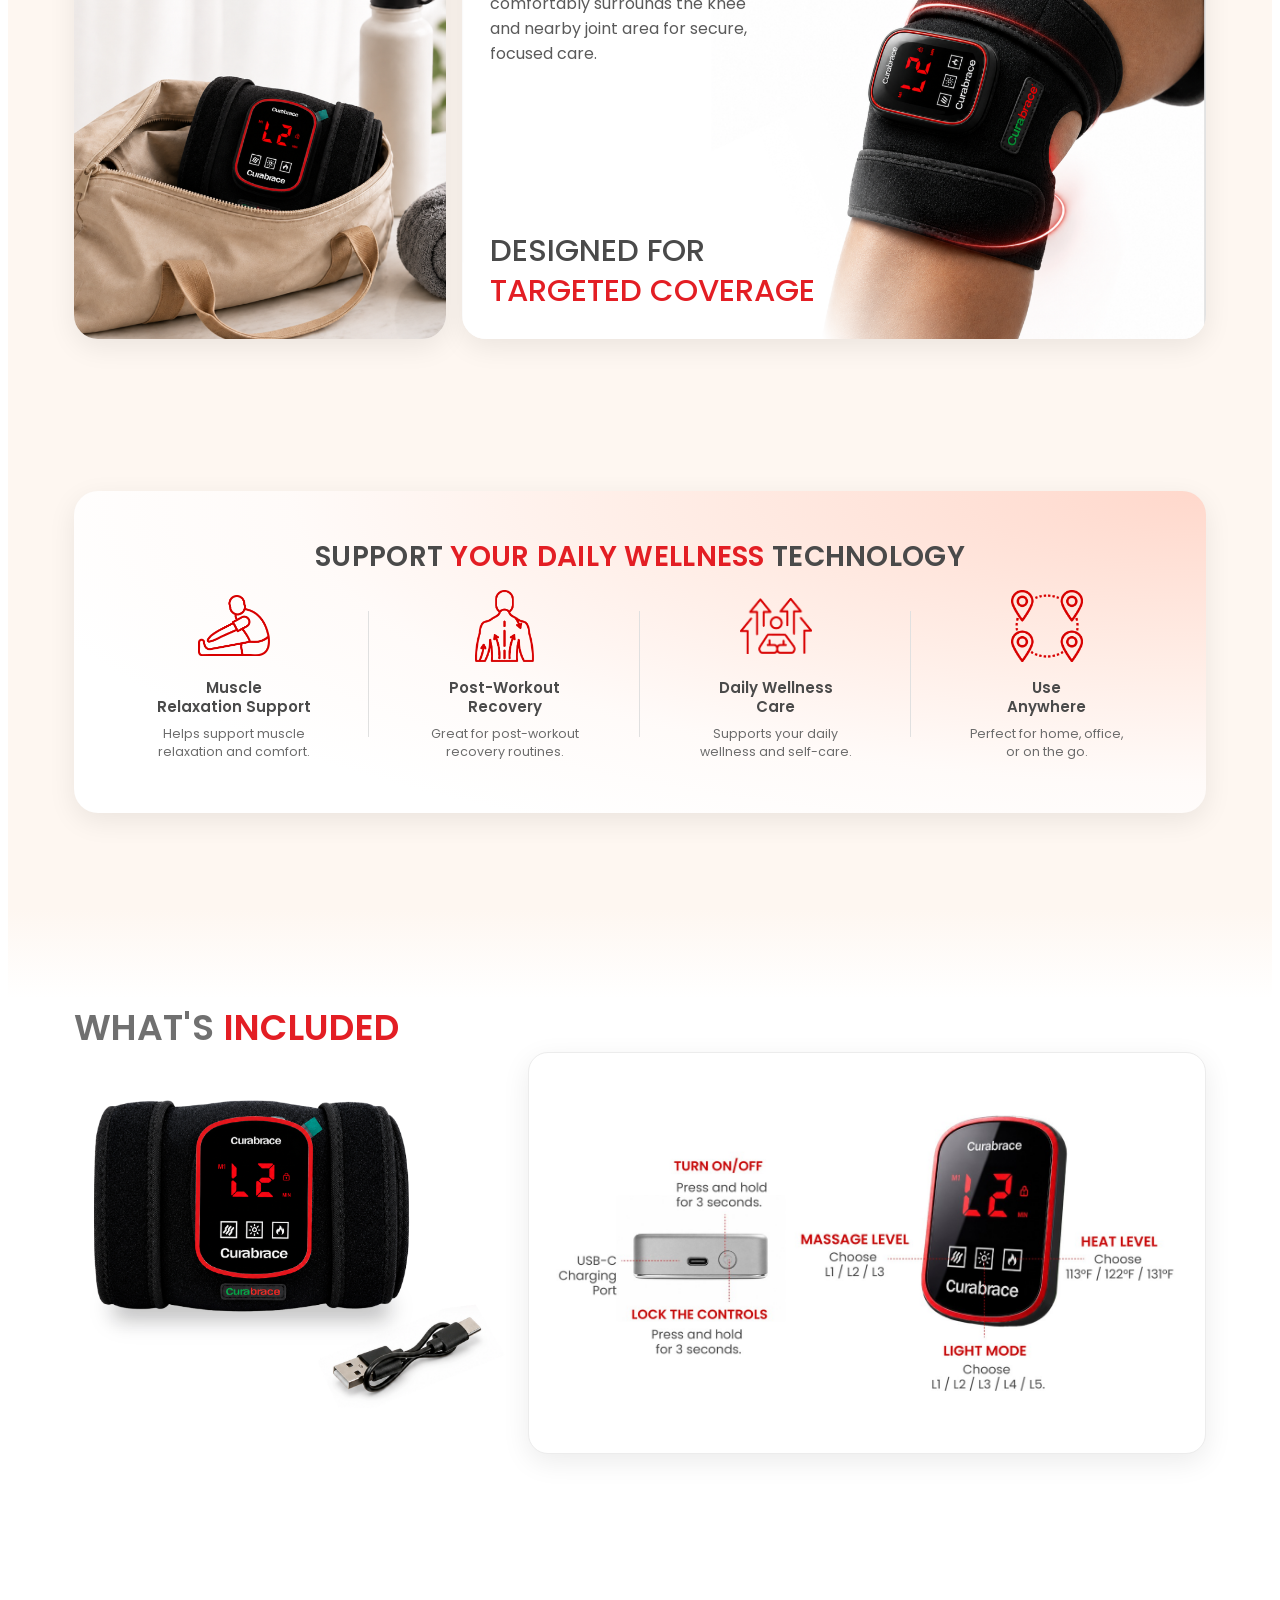
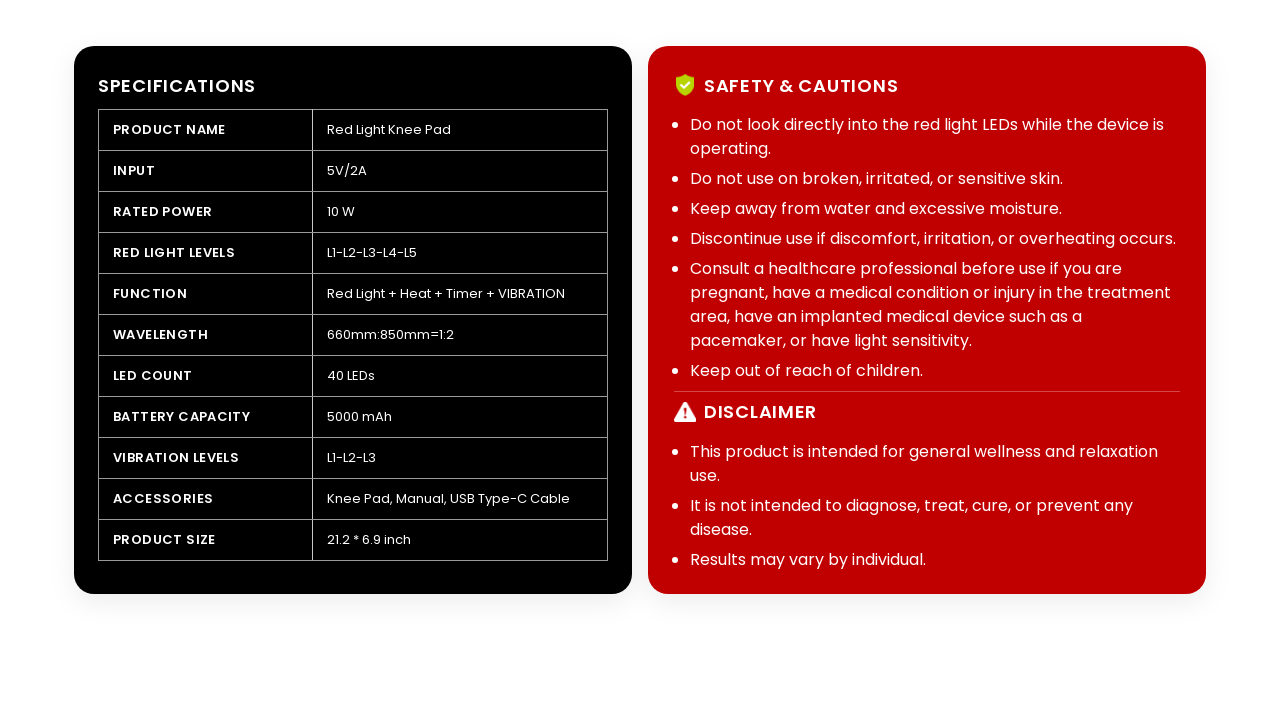
<file: Knee Pad/index.html>
<!DOCTYPE html>
<html lang="en">
<head>
    <meta charset="UTF-8">
    <meta name="viewport" content="width=device-width, initial-scale=1.0">
    <title>Curabrace Red Light Heating Knee Pad</title>
    <link rel="stylesheet" href="style.css?v=23">
    <link rel="preconnect" href="https://fonts.googleapis.com">
    <link rel="preconnect" href="https://fonts.gstatic.com" crossorigin>
    <link href="https://fonts.googleapis.com/css2?family=Poppins:wght@400;500;600;700;800&amp;display=swap" rel="stylesheet">
</head>
<body>
    <div class="pad-page">

        <section class="pad-hero">
            <img src="Proof/1.knee-pad.png" alt="Curabrace Red Light Heating Knee Pad for daily comfort and support">
        </section>

        <section class="pad-section">
            <div class="pad-container">
                <h2 class="pad-h pad-h-right">
                    SUPPORT YOUR <span>EVERYDAY MOBILITY</span>
                </h2>
                <div class="pad-lifestyle">
                    <article>
                        <div class="pad-life-media">
                            <img class="pad-life-icon" src="Proof/2.knee-pad_icon_recovery.png" alt="">
                            <img src="Proof/6.knee-pad_recovery.png" alt="Post-workout recovery">
                        </div>
                        <h3>POST-WORKOUT RECOVERY</h3>
                        <p>Soothe tired muscles after activity.</p>
                    </article>
                    <article>
                        <div class="pad-life-media">
                            <img class="pad-life-icon" src="Proof/3.knee-pad_icon_wellness.png" alt="">
                            <img src="Proof/7.knee-pad_wellness.png" alt="Daily wellness care">
                        </div>
                        <h3>DAILY WELLNESS CARE</h3>
                        <p>Support everyday knee comfort.</p>
                    </article>
                    <article>
                        <div class="pad-life-media">
                            <img class="pad-life-icon" src="Proof/4.knee-pad_icon_workday.png" alt="">
                            <img src="Proof/8.knee-pad_workday.png" alt="Workday relief">
                        </div>
                        <h3>WORKDAY RELIEF</h3>
                        <p>Ease knee tension during long workdays.</p>
                    </article>
                    <article>
                        <div class="pad-life-media">
                            <img class="pad-life-icon" src="Proof/5.knee-pad_icon_on-the-go.png" alt="">
                            <img src="Proof/9.knee-pad_on-the-go.png" alt="On-the-go relief">
                        </div>
                        <h3>ON-THE-GO RELIEF</h3>
                        <p>Convenient knee care, wherever you go.</p>
                    </article>
                </div>
            </div>
        </section>

        <div class="pad-tail">
        <section class="pad-section pad-wave-section">
            <div class="pad-container">
                <h2 class="pad-h pad-h-center pad-h-dual">
                    <span>DUAL-WAVELENGTH</span> TECHNOLOGY
                </h2>
                <p class="pad-lead">
                    Combines 660mm red light and 850mm near-infrared light
                    for targeted daily wellness and recovery support.
                </p>
                <div class="pad-wave-card">
                    <div class="pad-wave-col">
                        <img src="assets/wave-red.png" alt="660mm red light penetrating the skin">
                        <h3>RED LIGHT (660mm)</h3>
                        <p>Visible red light that penetrates the skin for targeted care.</p>
                    </div>
                    <div class="pad-wave-rule"></div>
                    <div class="pad-wave-col">
                        <img src="assets/wave-nir.png" alt="850mm near-infrared light reaching deeper tissue">
                        <h3>NEAR-INFRARED LIGHT</h3>
                        <p>Invisible near-infrared light that penetrates deeper into muscles and joints.</p>
                    </div>
                </div>
            </div>
        </section>

        <section class="pad-section">
            <div class="pad-container">
                <div class="pad-therapy-shell">
                    <h2 class="pad-h pad-h-left pad-h-therapy">
                        <span>3-IN-1 ACTIVE THERAPY :</span>
                        HEATING + VIBRATION + RED LIGHT
                    </h2>
                    <div class="pad-therapy">
                        <article>
                            <span class="pad-t-icon-wrap">
                                <img class="pad-t-icon" src="Proof/11.knee-pad_icon_heating.png" alt="">
                            </span>
                            <h3 class="red">HEATING THERAPY</h3>
                            <p>Soothing warmth improves blood circulation, relaxes tight muscles, and eases stiffness and joint pain.</p>
                            <div class="pad-pills heat">
                                <span class="low"><b>113&deg;F</b>LOW</span>
                                <span class="mid"><b>122&deg;F</b>MEDIUM</span>
                                <span class="high"><b>131&deg;F</b>HIGH</span>
                            </div>
                        </article>
                        <article>
                            <span class="pad-t-icon-wrap">
                                <img class="pad-t-icon massage" src="assets/icon-massage.png" alt="">
                            </span>
                            <h3 class="navy">MASSAGE MODES</h3>
                            <p>Choose from 3 vibration levels to relax tight muscles and ease everyday knee tension.</p>
                            <div class="pad-pills massage">
                                <span>L1</span>
                                <span>L2</span>
                                <span>L3</span>
                            </div>
                        </article>
                        <article>
                            <span class="pad-t-icon-wrap">
                                <img class="pad-t-icon light" src="Proof/13.knee-pad_red-light.png" alt="">
                            </span>
                            <h3 class="red">RED LIGHT MODES</h3>
                            <p>Choose from 5 red light levels to customize comfort for your knee.</p>
                            <div class="pad-pills light">
                                <div class="row">
                                    <span>L1</span><span>L2</span><span>L3</span>
                                </div>
                                <div class="row">
                                    <span>L4</span><span>L5</span>
                                </div>
                            </div>
                        </article>
                    </div>
                </div>
            </div>
        </section>

        <section class="pad-section pad-section-tight">
            <div class="pad-container">
                <div class="pad-features">
                    <div class="pad-feat">
                        <img src="assets/feat-led.png?v=5" alt="40 high-quality LED beads">
                        <div class="pad-feat-txt">
                            <h3>40 HIGH-QUALITY<br>LED BEADS</h3>
                            <p>Powerful &amp; even light coverage.</p>
                        </div>
                    </div>
                    <div class="pad-feat">
                        <img src="assets/feat-remote.png?v=5" alt="Intuitive touch controller">
                        <div class="pad-feat-txt">
                            <h3>INTUITIVE TOUCH<br>CONTROLLER</h3>
                            <p>Easy to use and intuitive.</p>
                        </div>
                    </div>
                    <div class="pad-feat">
                        <img src="assets/feat-fabric.png?v=5" alt="Soft and flexible wrap material">
                        <div class="pad-feat-txt">
                            <h3>SOFT &amp; FLEXIBLE<br>MATERIAL</h3>
                            <p>Comfortable fit for all-day wear.</p>
                        </div>
                    </div>
                </div>
            </div>
        </section>

        <section class="pad-section">
            <div class="pad-container">
                <div class="pad-cover">
                    <article class="pad-cover-bag">
                        <img src="Proof/18.knee-pad_in-the-bag.png" alt="Knee pad packed in a travel bag">
                    </article>
                    <article class="pad-cover-main">
                        <img src="Proof/19.knee-pad_coverage.png" alt="Red light coverage on the knee">
                        <div class="pad-cover-copy">
                            <p class="pad-cover-lead">The wraparound design comfortably surrounds the knee and nearby joint area for secure, focused care.</p>
                            <h2 class="pad-cover-title">DESIGNED FOR<br><span>TARGETED COVERAGE</span></h2>
                        </div>
                    </article>
                </div>
            </div>
        </section>

        <section class="pad-section pad-section-tight">
            <div class="pad-container">
                <div class="pad-wellness">
                    <h2 class="pad-h pad-h-center pad-h-well">
                        SUPPORT <span>YOUR DAILY WELLNESS</span> TECHNOLOGY
                    </h2>
                    <div class="pad-benefits">
                        <article>
                            <img src="Proof/20.knee-pad_icon_relaxation.png" alt="">
                            <h3>Muscle<br>Relaxation Support</h3>
                            <p>Helps support muscle<br>relaxation and comfort.</p>
                        </article>
                        <article>
                            <img src="Proof/21.knee-pad_icon_recovery.png" alt="">
                            <h3>Post-Workout<br>Recovery</h3>
                            <p>Great for post-workout<br>recovery routines.</p>
                        </article>
                        <article>
                            <img src="Proof/22.knee-pad_icon_wellness.png" alt="">
                            <h3>Daily Wellness<br>Care</h3>
                            <p>Supports your daily<br>wellness and self-care.</p>
                        </article>
                        <article>
                            <img src="Proof/23.knee-pad_icon_anytime.png" alt="">
                            <h3>Use<br>Anywhere</h3>
                            <p>Perfect for home, office,<br>or on the go.</p>
                        </article>
                    </div>
                </div>
            </div>
        </section>

        <section class="pad-section">
            <div class="pad-container">
                <h2 class="pad-h pad-h-left pad-h-included">
                    WHAT'S <span>INCLUDED</span>
                </h2>
                <div class="pad-included">
                    <div class="pad-included-product">
                        <img src="Proof/24.knee-pad_included.png" alt="Knee pad and USB-C charging cable">
                    </div>
                    <div class="pad-diagram">
                        <img src="assets/remote-diagram.jpg" alt="Touch controller functions: charging, power, lock, massage, light, and heat">
                    </div>
                </div>
            </div>
        </section>

        <section class="pad-section pad-section-last">
            <div class="pad-container">
                <div class="pad-spec-grid">
                    <div class="pad-specs">
                        <h3>SPECIFICATIONS</h3>
                        <table>
                            <tr><th>PRODUCT NAME</th><td>Red Light Knee Pad</td></tr>
                            <tr><th>INPUT</th><td>5V/2A</td></tr>
                            <tr><th>RATED POWER</th><td>10 W</td></tr>
                            <tr><th>RED LIGHT LEVELS</th><td>L1-L2-L3-L4-L5</td></tr>
                            <tr><th>FUNCTION</th><td>Red Light + Heat + Timer + VIBRATION</td></tr>
                            <tr><th>WAVELENGTH</th><td>660mm:850mm=1:2</td></tr>
                            <tr><th>LED COUNT</th><td>40 LEDs</td></tr>
                            <tr><th>BATTERY CAPACITY</th><td>5000 mAh</td></tr>
                            <tr><th>VIBRATION LEVELS</th><td>L1-L2-L3</td></tr>
                            <tr><th>ACCESSORIES</th><td>Knee Pad, Manual, USB Type-C Cable</td></tr>
                            <tr><th>PRODUCT SIZE</th><td>21.2 * 6.9 inch</td></tr>
                        </table>
                    </div>
                    <div class="pad-safety">
                        <div class="pad-safety-head">
                            <img src="Proof/27.knee-pad_icon_safty.png" alt="">
                            <h3>SAFETY &amp; CAUTIONS</h3>
                        </div>
                        <ul>
                            <li>Do not look directly into the red light LEDs while the device is operating.</li>
                            <li>Do not use on broken, irritated, or sensitive skin.</li>
                            <li>Keep away from water and excessive moisture.</li>
                            <li>Discontinue use if discomfort, irritation, or overheating occurs.</li>
                            <li>Consult a healthcare professional before use if you are pregnant, have a medical condition or injury in the treatment area, have an implanted medical device such as a pacemaker, or have light sensitivity.</li>
                            <li>Keep out of reach of children.</li>
                        </ul>
                        <div class="pad-disclaimer">
                            <div class="pad-safety-head">
                                <img src="Proof/28.knee-pad_disclaimer.png" alt="">
                                <h3>DISCLAIMER</h3>
                            </div>
                            <ul>
                                <li>This product is intended for general wellness and relaxation use.</li>
                                <li>It is not intended to diagnose, treat, cure, or prevent any disease.</li>
                                <li>Results may vary by individual.</li>
                            </ul>
                        </div>
                    </div>
                </div>
            </div>
        </section>
        </div>

    </div>
</body>
</html>
</file>
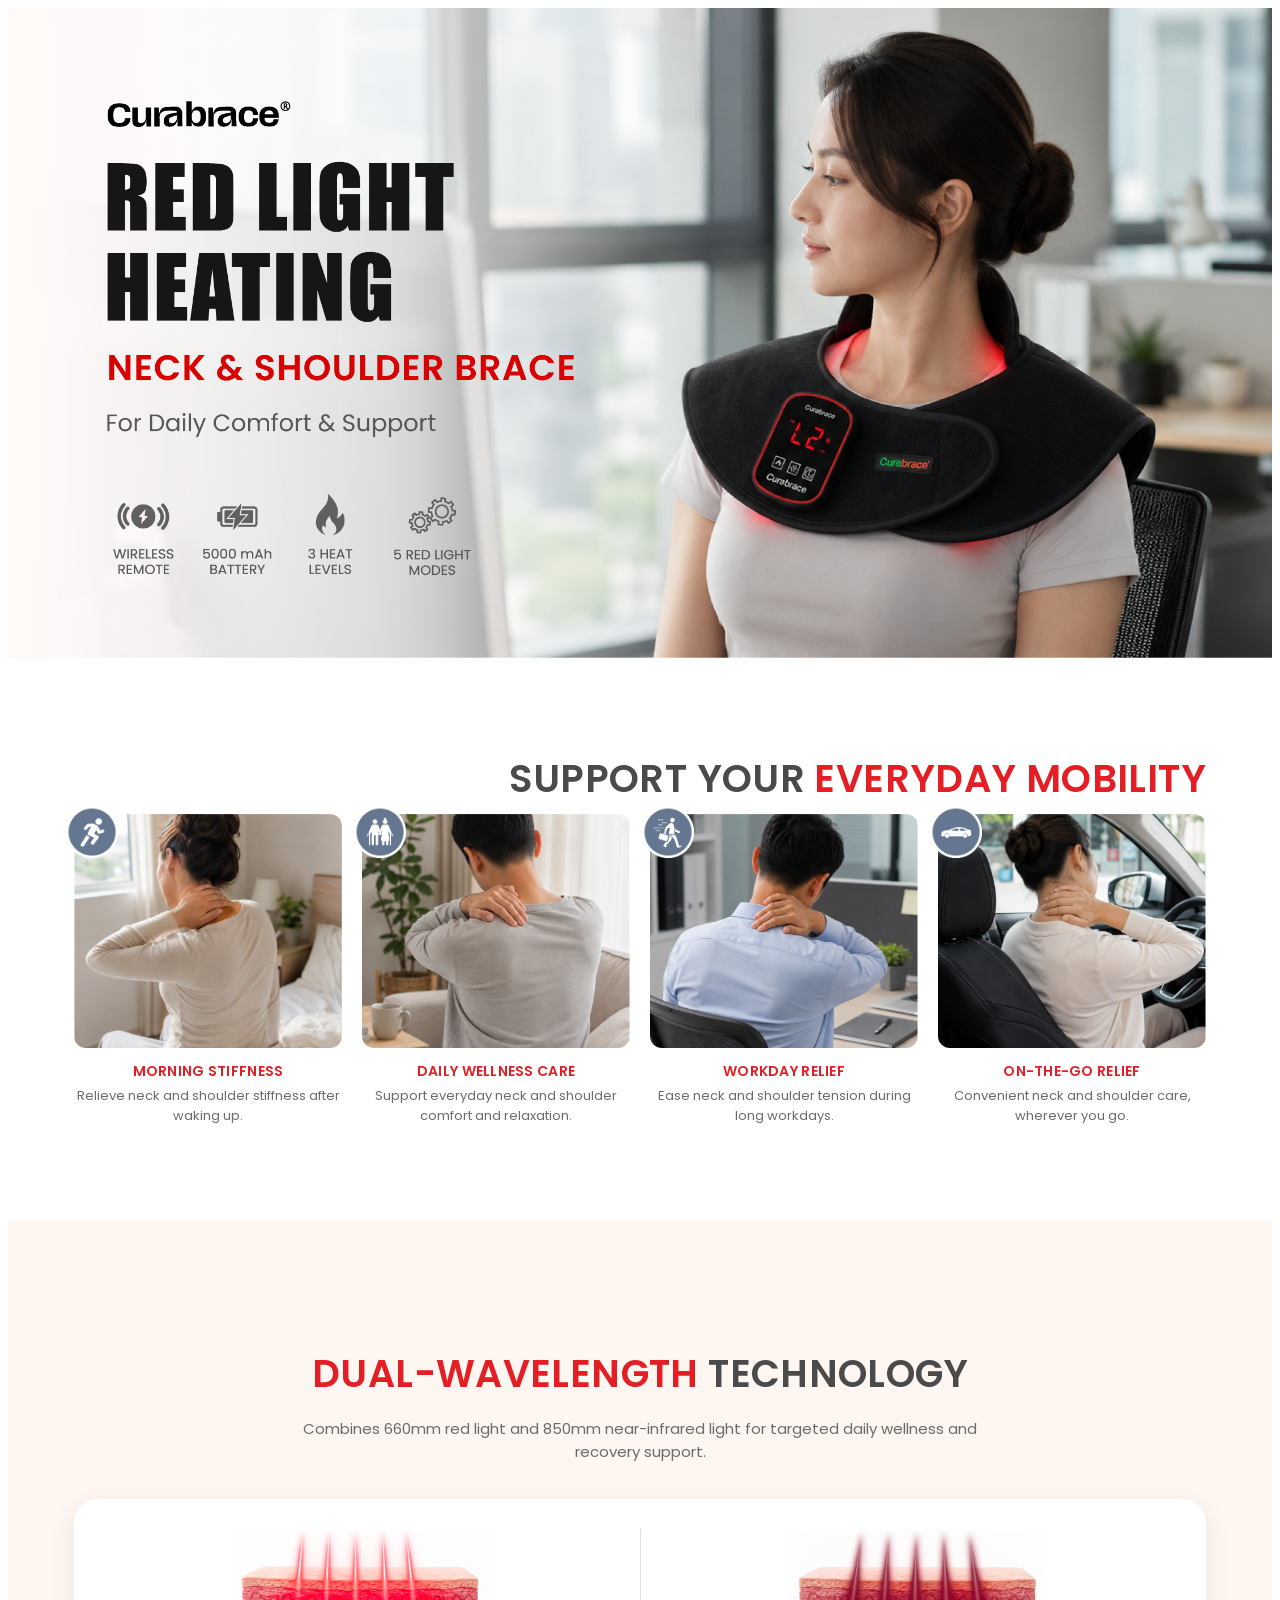
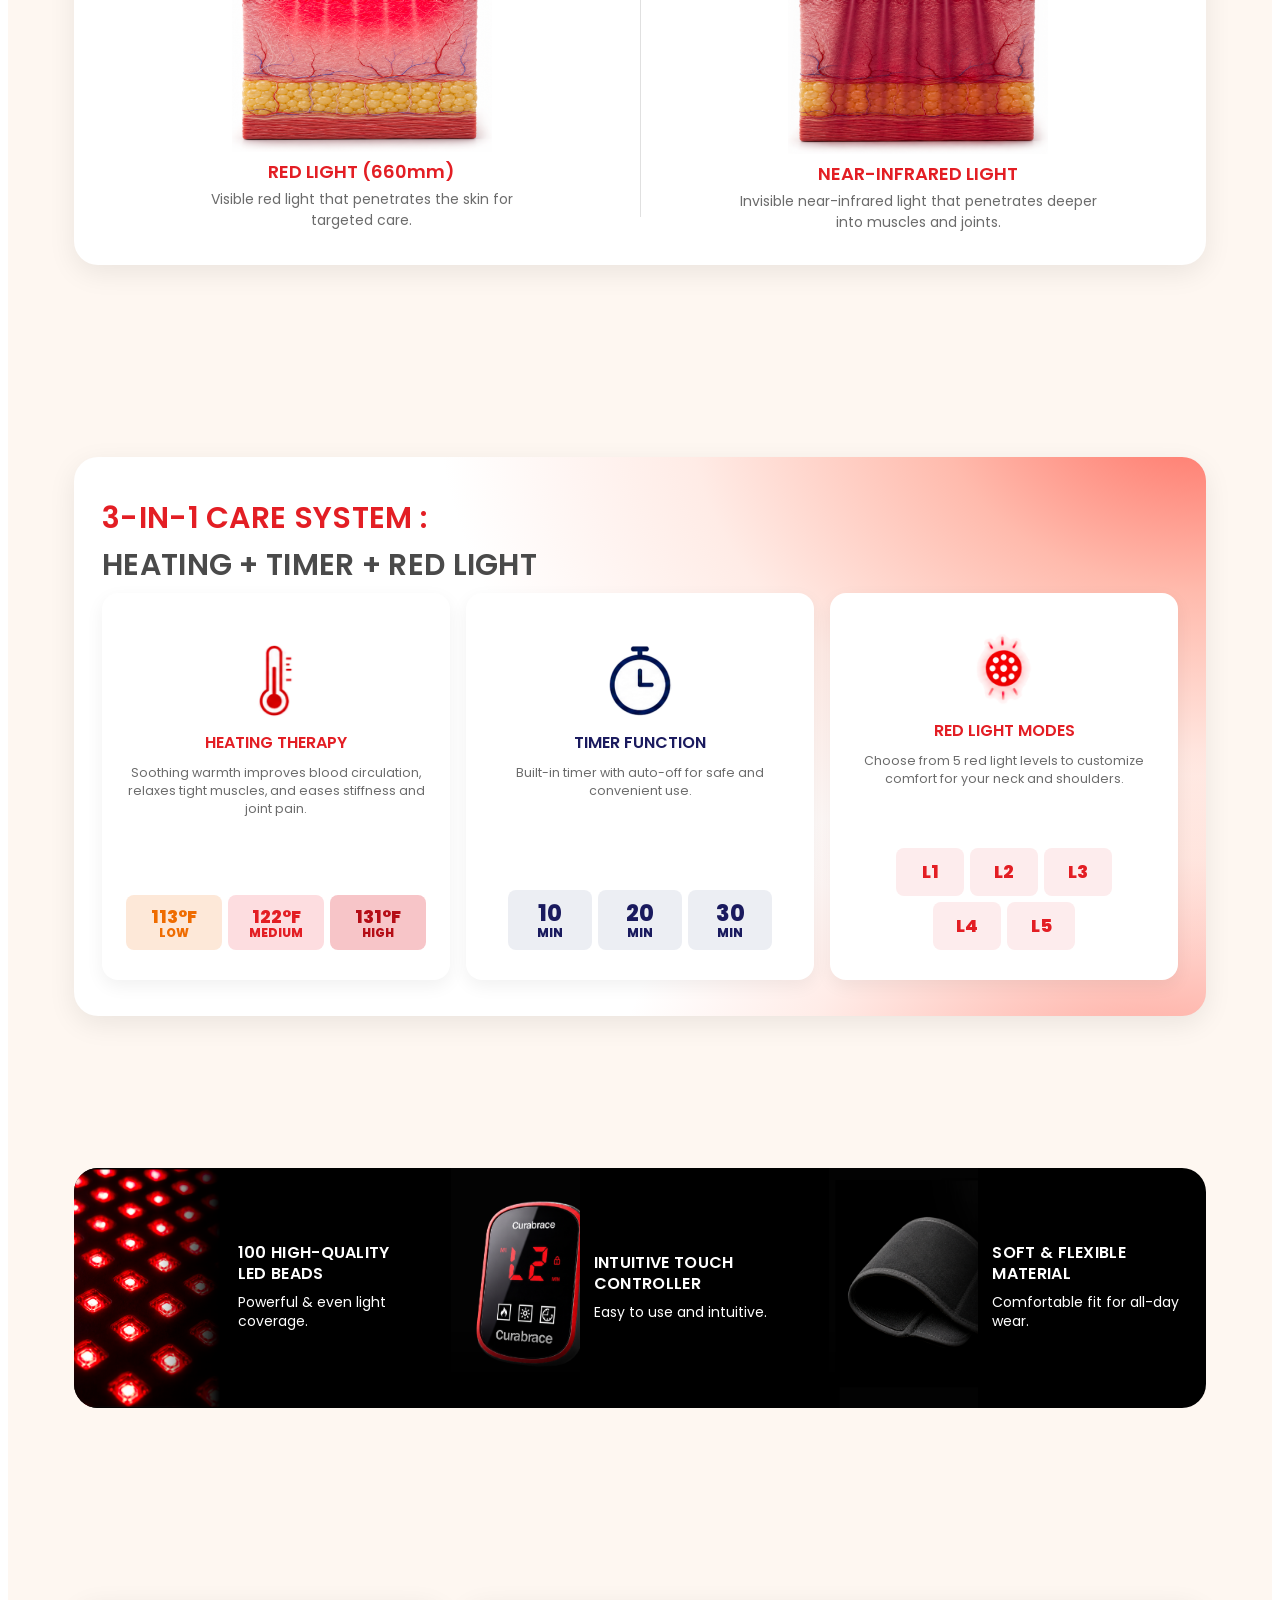
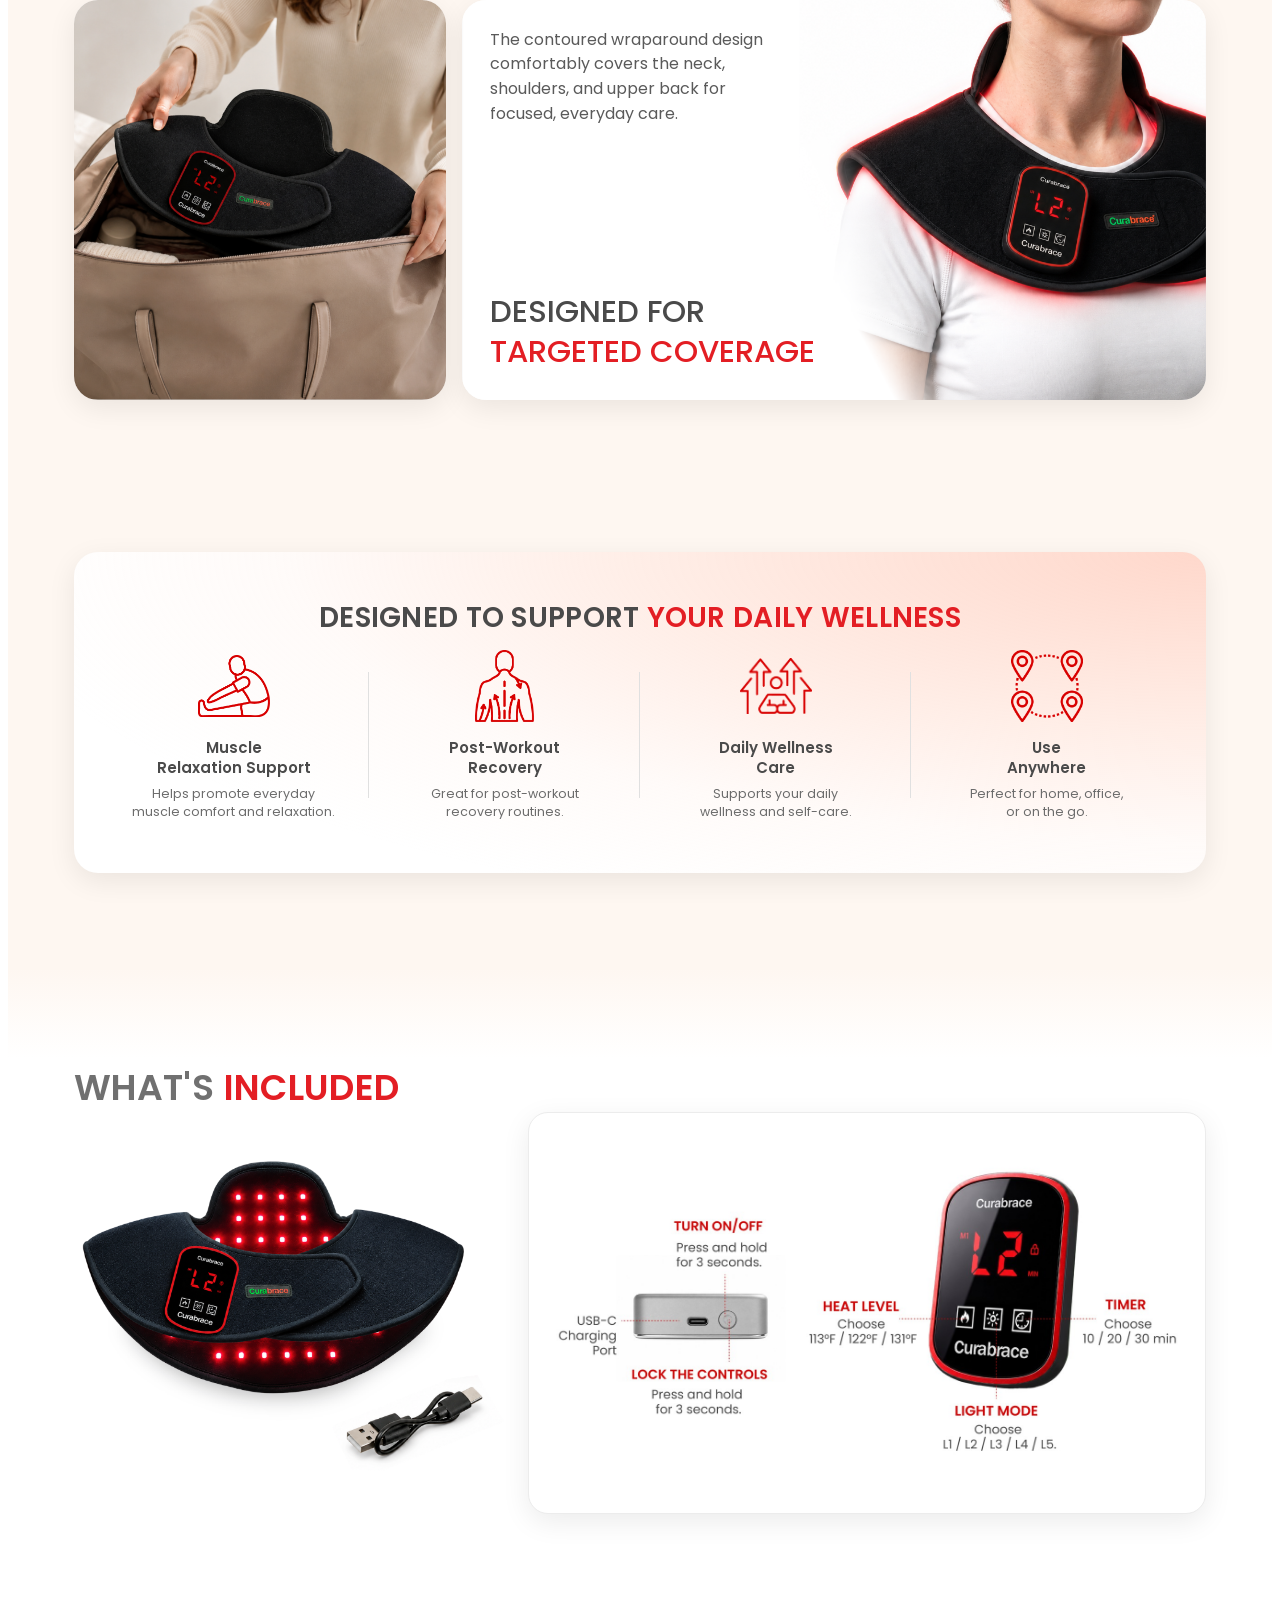
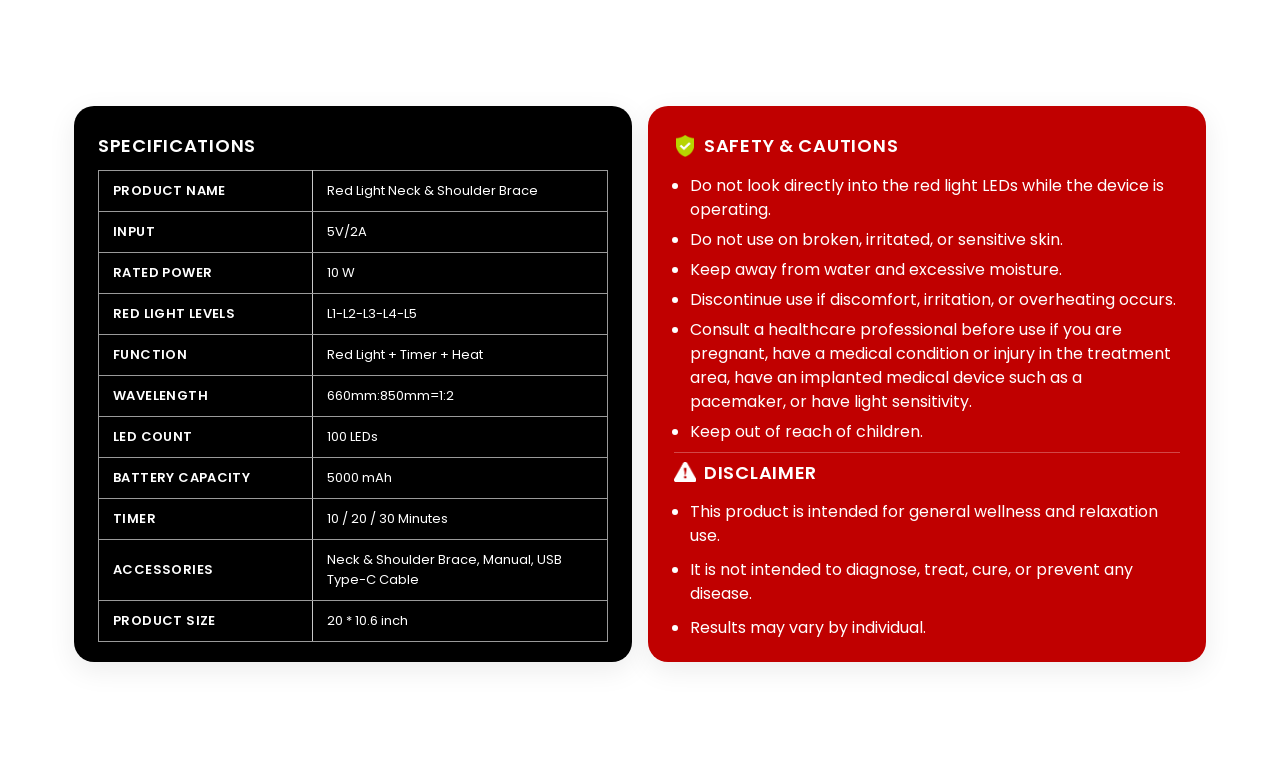
<file: Neck & Shoulder/index.html>
<!DOCTYPE html>
<html lang="en">
<head>
    <meta charset="UTF-8">
    <meta name="viewport" content="width=device-width, initial-scale=1.0">
    <title>Curabrace Red Light Heating Neck &amp; Shoulder Brace</title>
    <link rel="stylesheet" href="style.css?v=21">
    <link rel="preconnect" href="https://fonts.googleapis.com">
    <link rel="preconnect" href="https://fonts.gstatic.com" crossorigin>
    <link href="https://fonts.googleapis.com/css2?family=Poppins:wght@400;500;600;700;800&amp;display=swap" rel="stylesheet">
</head>
<body>
    <div class="ns-page">

        <section class="ns-hero">
            <img src="Proof/1.neck-&-shoulder.png" alt="Curabrace Red Light Heating Neck &amp; Shoulder Brace for daily comfort and support">
        </section>

        <section class="ns-section">
            <div class="ns-container">
                <h2 class="ns-h ns-h-right">
                    SUPPORT YOUR <span>EVERYDAY MOBILITY</span>
                </h2>
                <div class="ns-lifestyle">
                    <article>
                        <div class="ns-life-media">
                            <img class="ns-life-icon" src="Proof/2.Neck-&-Shoulder_icon_stiffness.png" alt="">
                            <img src="Proof/6.Neck-&-Shoulder_icon_wellness.png" alt="Morning stiffness">
                        </div>
                        <h3>MORNING STIFFNESS</h3>
                        <p>Relieve neck and shoulder stiffness after waking up.</p>
                    </article>
                    <article>
                        <div class="ns-life-media">
                            <img class="ns-life-icon" src="Proof/3.Neck-&-Shoulder_icon_wellness.png" alt="">
                            <img src="Proof/7.Neck-&-Shoulder_wellness.png" alt="Daily wellness care">
                        </div>
                        <h3>DAILY WELLNESS CARE</h3>
                        <p>Support everyday neck and shoulder comfort and relaxation.</p>
                    </article>
                    <article>
                        <div class="ns-life-media">
                            <img class="ns-life-icon" src="Proof/4.Neck-&-Shoulder_icon_workday.png" alt="">
                            <img src="Proof/8.Neck-&-Shoulder_workday.png" alt="Workday relief">
                        </div>
                        <h3>WORKDAY RELIEF</h3>
                        <p>Ease neck and shoulder tension during long workdays.</p>
                    </article>
                    <article>
                        <div class="ns-life-media">
                            <img class="ns-life-icon" src="Proof/5.Neck-&-Shoulder_icon_on-the-go.png" alt="">
                            <img src="Proof/9.Neck-&-Shoulder_on-the-go.png" alt="On-the-go relief">
                        </div>
                        <h3>ON-THE-GO RELIEF</h3>
                        <p>Convenient neck and shoulder care, wherever you go.</p>
                    </article>
                </div>
            </div>
        </section>

        <div class="ns-tail">
        <section class="ns-section ns-wave-section">
            <div class="ns-container">
                <h2 class="ns-h ns-h-center ns-h-dual">
                    <span>DUAL-WAVELENGTH</span> TECHNOLOGY
                </h2>
                <p class="ns-lead">
                    Combines 660mm red light and 850mm near-infrared light
                    for targeted daily wellness and recovery support.
                </p>
                <div class="ns-wave-card">
                    <div class="ns-wave-col">
                        <img src="assets/wave-red.png" alt="660mm red light penetrating the skin">
                        <h3>RED LIGHT (660mm)</h3>
                        <p>Visible red light that penetrates the skin for targeted care.</p>
                    </div>
                    <div class="ns-wave-rule"></div>
                    <div class="ns-wave-col">
                        <img src="assets/wave-nir.png" alt="850mm near-infrared light reaching deeper tissue">
                        <h3>NEAR-INFRARED LIGHT</h3>
                        <p>Invisible near-infrared light that penetrates deeper into muscles and joints.</p>
                    </div>
                </div>
            </div>
        </section>

        <section class="ns-section">
            <div class="ns-container">
                <div class="ns-therapy-shell">
                    <h2 class="ns-h ns-h-left ns-h-therapy">
                        <span>3-IN-1 CARE SYSTEM :</span>
                        HEATING + TIMER + RED LIGHT
                    </h2>
                    <div class="ns-therapy">
                        <article>
                            <img class="ns-t-icon" src="Proof/11.Neck-&-Shoulder_icon_heating.png" alt="">
                            <h3 class="red">HEATING THERAPY</h3>
                            <p>Soothing warmth improves blood circulation, relaxes tight muscles, and eases stiffness and joint pain.</p>
                            <div class="ns-pills heat">
                                <span class="low"><b>113&deg;F</b>LOW</span>
                                <span class="mid"><b>122&deg;F</b>MEDIUM</span>
                                <span class="high"><b>131&deg;F</b>HIGH</span>
                            </div>
                        </article>
                        <article>
                            <img class="ns-t-icon timer" src="Proof/12.Neck-&-Shoulder_icon_timer.png" alt="">
                            <h3 class="navy">TIMER FUNCTION</h3>
                            <p>Built-in timer with auto-off for safe and convenient use.</p>
                            <div class="ns-pills timer">
                                <span><b>10</b>MIN</span>
                                <span><b>20</b>MIN</span>
                                <span><b>30</b>MIN</span>
                            </div>
                        </article>
                        <article>
                            <img class="ns-t-icon light" src="Proof/13.Neck-&-Shoulder_icon_red-light.png" alt="">
                            <h3 class="red">RED LIGHT MODES</h3>
                            <p>Choose from 5 red light levels to customize comfort for your neck and shoulders.</p>
                            <div class="ns-pills light">
                                <div class="row">
                                    <span>L1</span><span>L2</span><span>L3</span>
                                </div>
                                <div class="row">
                                    <span>L4</span><span>L5</span>
                                </div>
                            </div>
                        </article>
                    </div>
                </div>
            </div>
        </section>

        <section class="ns-section ns-section-tight">
            <div class="ns-container">
                <div class="ns-features">
                    <div class="ns-feat">
                        <img src="assets/feat-led.png?v=6" alt="100 high-quality LED beads">
                        <div class="ns-feat-txt">
                            <h3>100 HIGH-QUALITY<br>LED BEADS</h3>
                            <p>Powerful &amp; even light coverage.</p>
                        </div>
                    </div>
                    <div class="ns-feat">
                        <img src="assets/feat-remote.png?v=6" alt="Intuitive touch controller">
                        <div class="ns-feat-txt">
                            <h3>INTUITIVE TOUCH<br>CONTROLLER</h3>
                            <p>Easy to use and intuitive.</p>
                        </div>
                    </div>
                    <div class="ns-feat">
                        <img src="assets/feat-fabric.png?v=6" alt="Soft and flexible wrap material">
                        <div class="ns-feat-txt">
                            <h3>SOFT &amp; FLEXIBLE<br>MATERIAL</h3>
                            <p>Comfortable fit for all-day wear.</p>
                        </div>
                    </div>
                </div>
            </div>
        </section>

        <section class="ns-section">
            <div class="ns-container">
                <div class="ns-cover">
                    <article class="ns-cover-bag">
                        <img src="Proof/18.Neck-&-Shoulder_in-the-bag.png" alt="Neck and shoulder brace packed in a travel bag">
                    </article>
                    <article class="ns-cover-main">
                        <img src="Proof/19.Neck-&-Shoulder_coverage.png" alt="Red light coverage on the neck and shoulders">
                        <div class="ns-cover-copy">
                            <p class="ns-cover-lead">The contoured wraparound design comfortably covers the neck, shoulders, and upper back for focused, everyday care.</p>
                            <h2 class="ns-cover-title">DESIGNED FOR<br><span>TARGETED COVERAGE</span></h2>
                        </div>
                    </article>
                </div>
            </div>
        </section>

        <section class="ns-section ns-section-tight">
            <div class="ns-container">
                <div class="ns-wellness">
                    <h2 class="ns-h ns-h-center ns-h-well">
                        DESIGNED TO SUPPORT <span>YOUR DAILY WELLNESS</span>
                    </h2>
                    <div class="ns-benefits">
                        <article>
                            <img src="Proof/20.Neck-&-Shoulder_icon_relacation.png" alt="">
                            <h3>Muscle<br>Relaxation Support</h3>
                            <p>Helps promote everyday<br>muscle comfort and relaxation.</p>
                        </article>
                        <article>
                            <img src="Proof/21.Neck-&-Shoulder_icon_recovery.png" alt="">
                            <h3>Post-Workout<br>Recovery</h3>
                            <p>Great for post-workout<br>recovery routines.</p>
                        </article>
                        <article>
                            <img src="Proof/22.Neck-&-Shoulder_icon_wellness.png" alt="">
                            <h3>Daily Wellness<br>Care</h3>
                            <p>Supports your daily<br>wellness and self-care.</p>
                        </article>
                        <article>
                            <img src="Proof/23.Neck-&-Shoulder_icon_anywhere.png" alt="">
                            <h3>Use<br>Anywhere</h3>
                            <p>Perfect for home, office,<br>or on the go.</p>
                        </article>
                    </div>
                </div>
            </div>
        </section>

        <section class="ns-section">
            <div class="ns-container">
                <h2 class="ns-h ns-h-left ns-h-included">
                    WHAT'S <span>INCLUDED</span>
                </h2>
                <div class="ns-included">
                    <div class="ns-included-product">
                        <img src="Proof/24.Neck-&-Shoulder_included.png" alt="Neck and shoulder brace and USB-C charging cable">
                    </div>
                    <div class="ns-diagram">
                        <img src="assets/remote-diagram.jpg" alt="Touch controller functions: charging, power, lock, heat, light, and timer">
                    </div>
                </div>
            </div>
        </section>

        <section class="ns-section ns-section-last">
            <div class="ns-container">
                <div class="ns-spec-grid">
                    <div class="ns-specs">
                        <h3>SPECIFICATIONS</h3>
                        <table>
                            <tr><th>PRODUCT NAME</th><td>Red Light Neck &amp; Shoulder Brace</td></tr>
                            <tr><th>INPUT</th><td>5V/2A</td></tr>
                            <tr><th>RATED POWER</th><td>10 W</td></tr>
                            <tr><th>RED LIGHT LEVELS</th><td>L1-L2-L3-L4-L5</td></tr>
                            <tr><th>FUNCTION</th><td>Red Light + Timer + Heat</td></tr>
                            <tr><th>WAVELENGTH</th><td>660mm:850mm=1:2</td></tr>
                            <tr><th>LED COUNT</th><td>100 LEDs</td></tr>
                            <tr><th>BATTERY CAPACITY</th><td>5000 mAh</td></tr>
                            <tr><th>TIMER</th><td>10 / 20 / 30 Minutes</td></tr>
                            <tr><th>ACCESSORIES</th><td>Neck &amp; Shoulder Brace, Manual, USB Type-C Cable</td></tr>
                            <tr><th>PRODUCT SIZE</th><td>20 * 10.6 inch</td></tr>
                        </table>
                    </div>
                    <div class="ns-safety">
                        <div class="ns-safety-head">
                            <img src="Proof/27.Neck-&-Shoulder_icon_safty.png" alt="">
                            <h3>SAFETY &amp; CAUTIONS</h3>
                        </div>
                        <ul>
                            <li>Do not look directly into the red light LEDs while the device is operating.</li>
                            <li>Do not use on broken, irritated, or sensitive skin.</li>
                            <li>Keep away from water and excessive moisture.</li>
                            <li>Discontinue use if discomfort, irritation, or overheating occurs.</li>
                            <li>Consult a healthcare professional before use if you are pregnant, have a medical condition or injury in the treatment area, have an implanted medical device such as a pacemaker, or have light sensitivity.</li>
                            <li>Keep out of reach of children.</li>
                        </ul>
                        <div class="ns-disclaimer">
                            <div class="ns-safety-head">
                                <img src="Proof/28.Neck-&-Shoulder_icon_disclaimer.png" alt="">
                                <h3>DISCLAIMER</h3>
                            </div>
                            <ul>
                                <li>This product is intended for general wellness and relaxation use.</li>
                                <li>It is not intended to diagnose, treat, cure, or prevent any disease.</li>
                                <li>Results may vary by individual.</li>
                            </ul>
                        </div>
                    </div>
                </div>
            </div>
        </section>
        </div>

    </div>
</body>
</html>
</file>
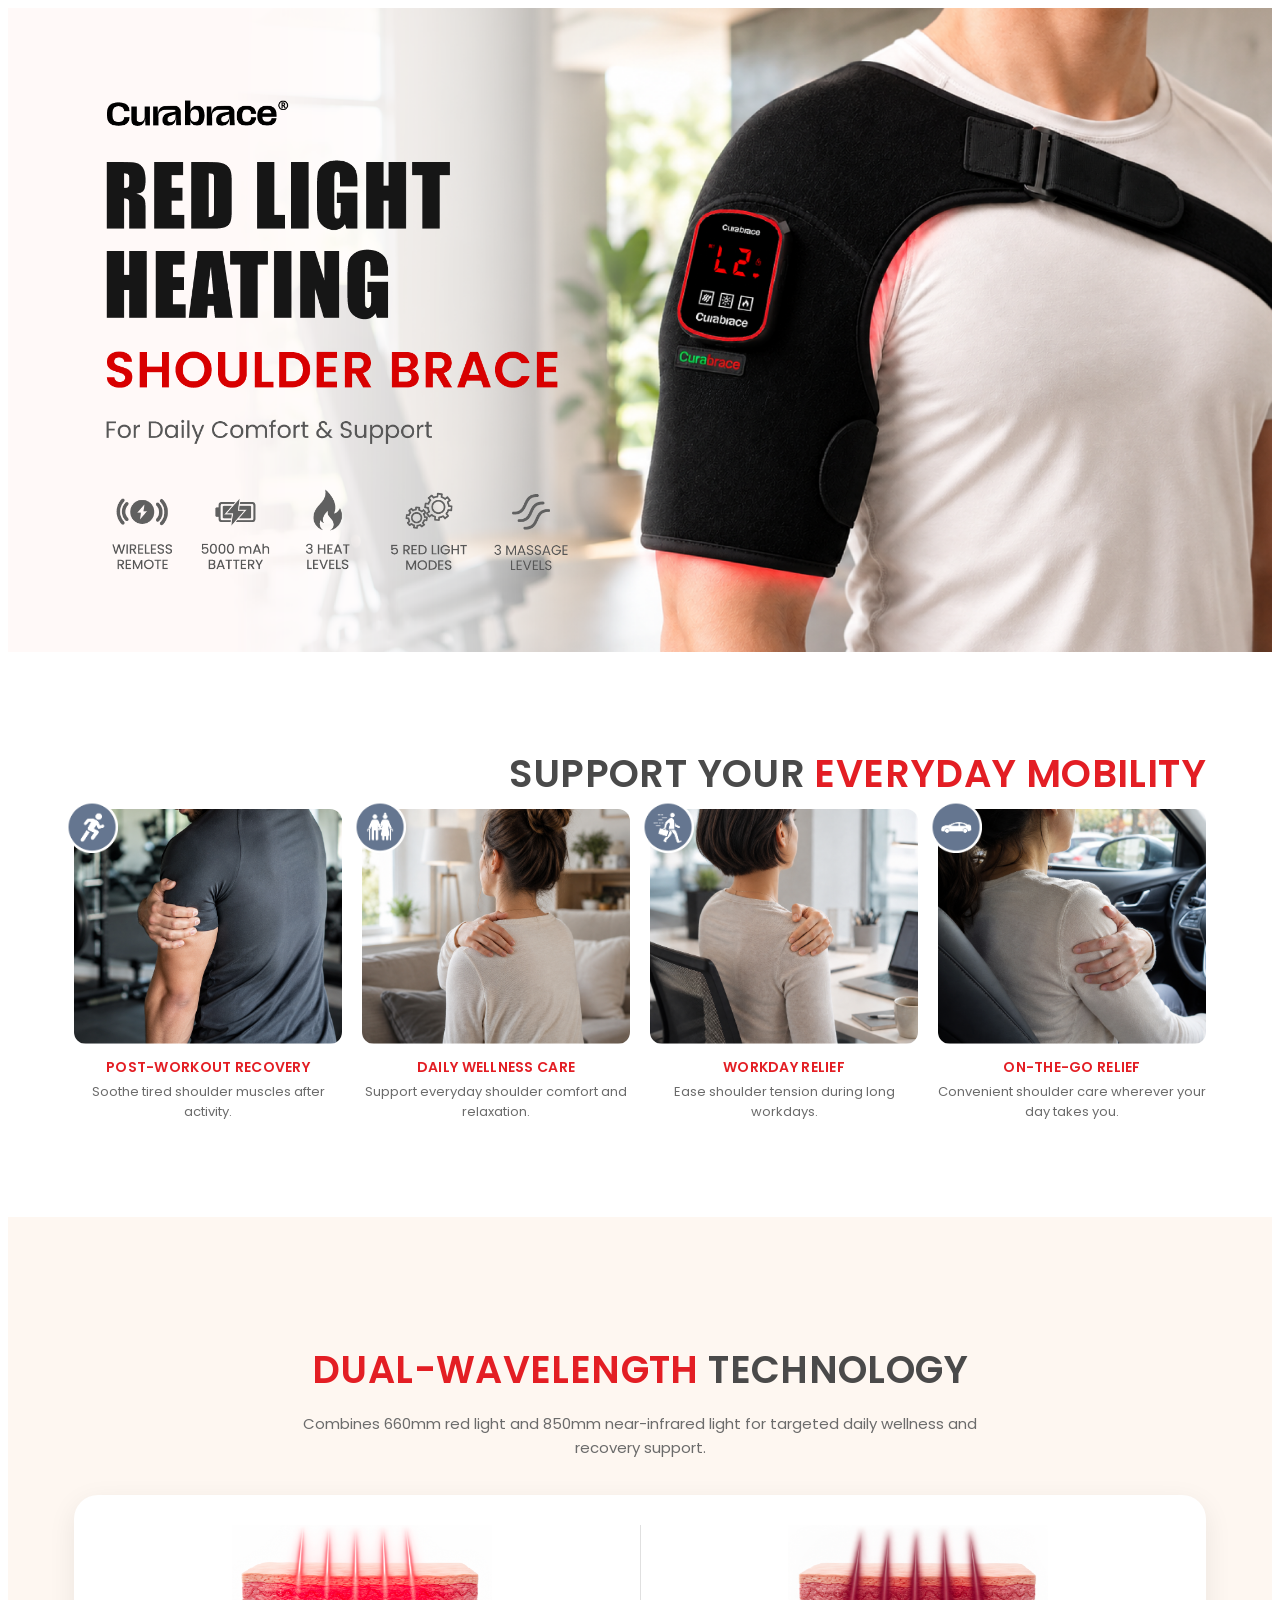
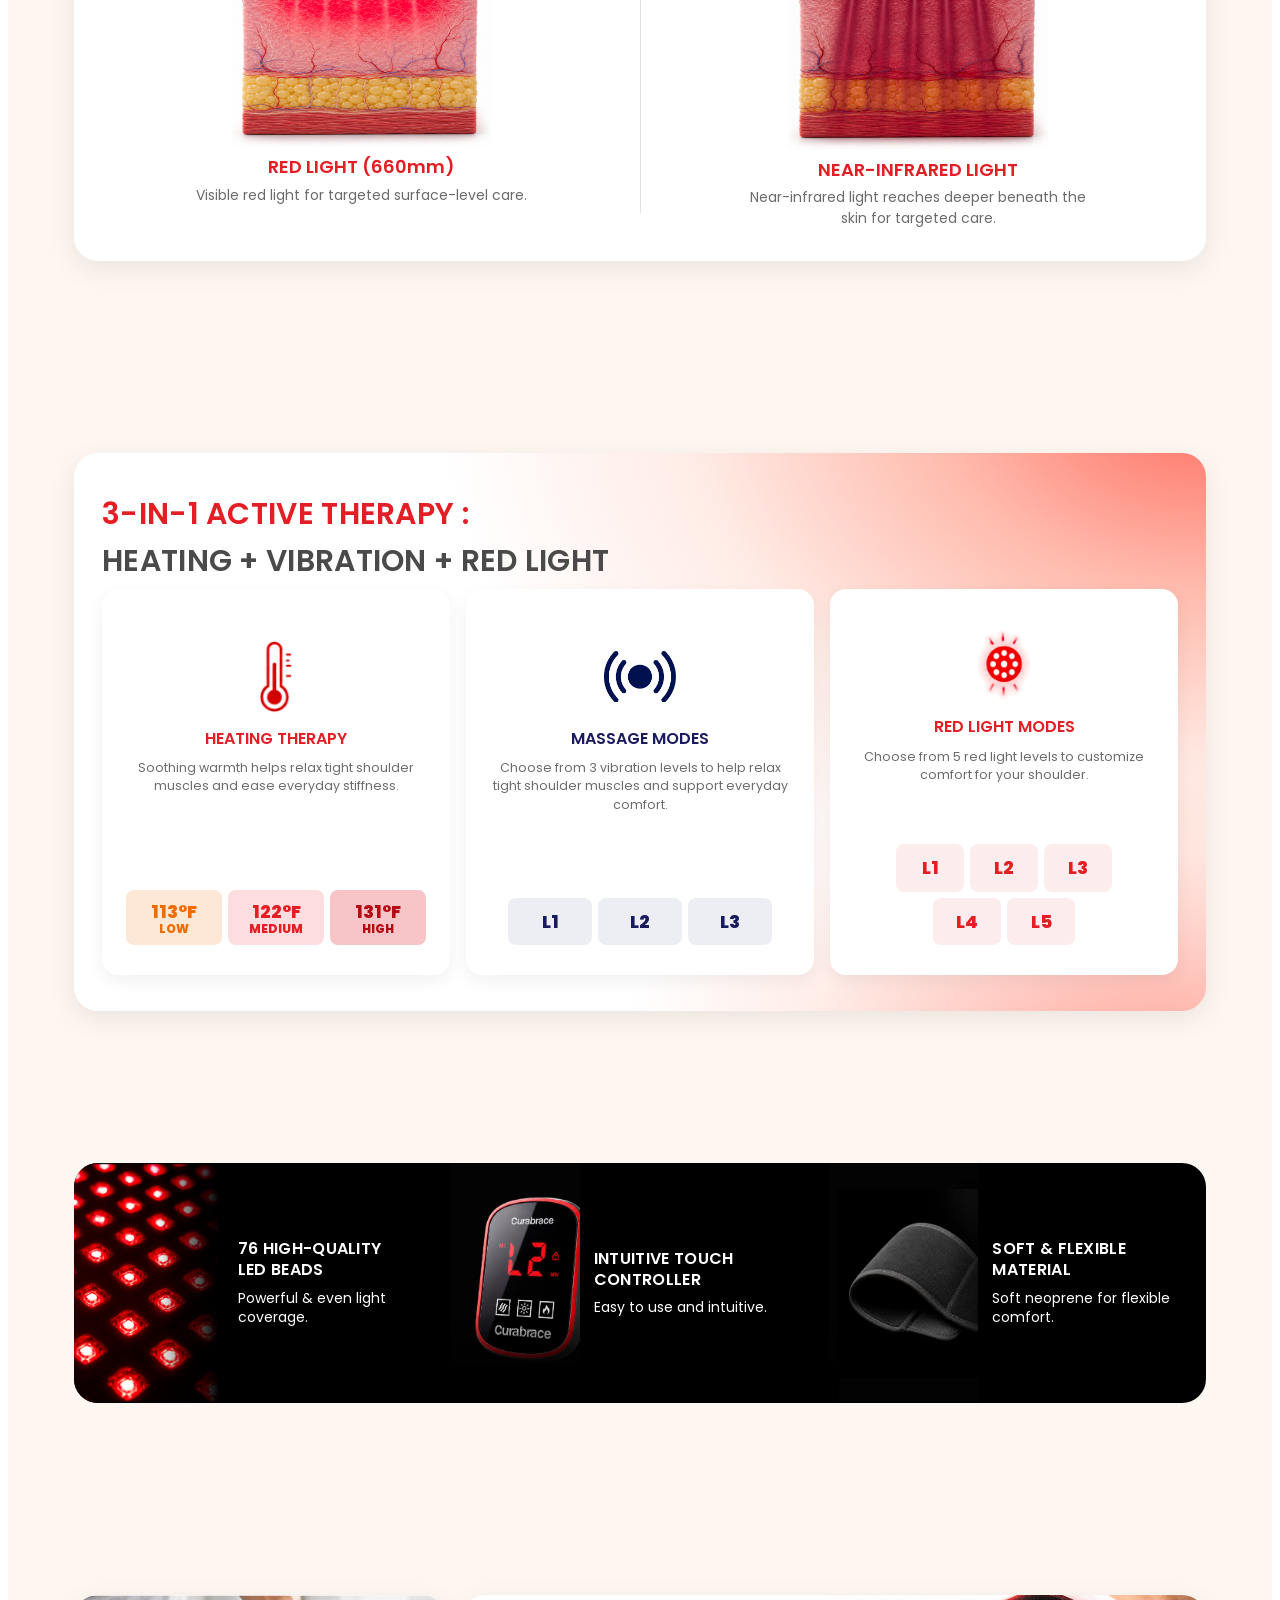
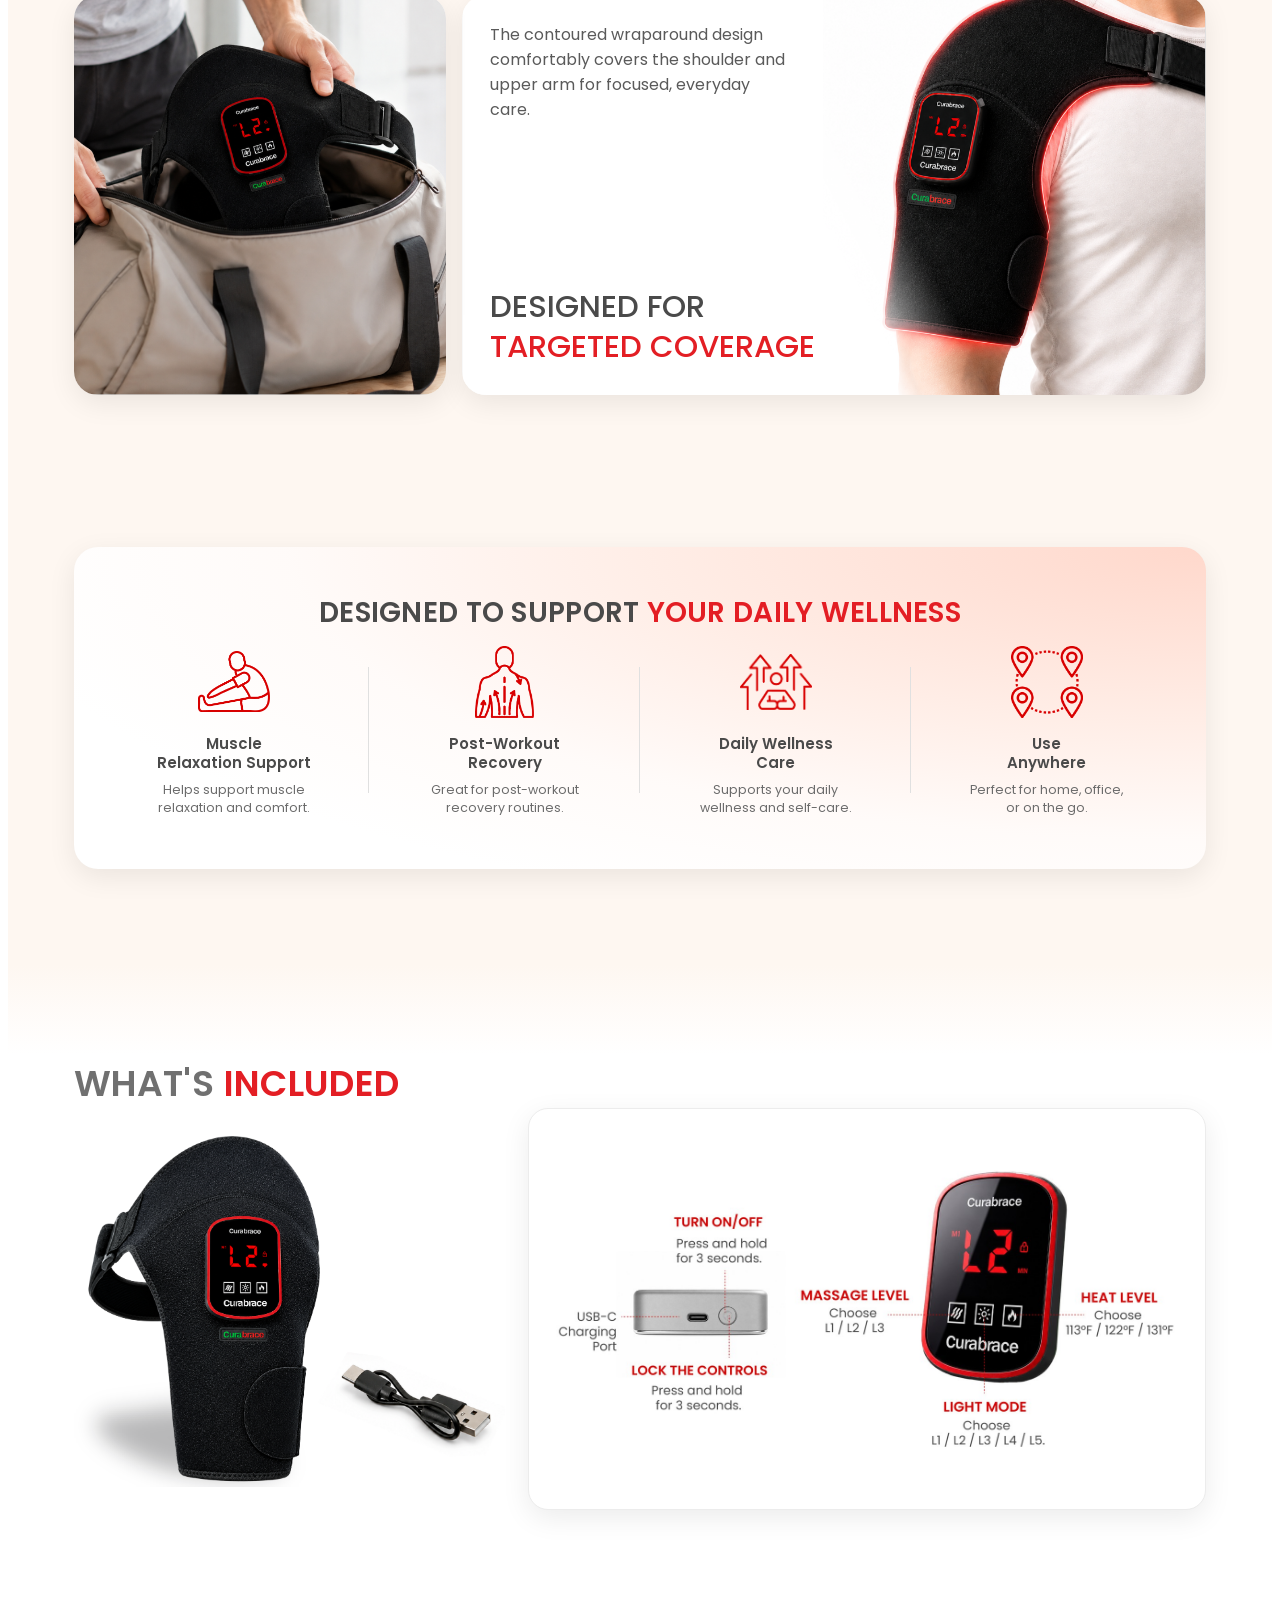
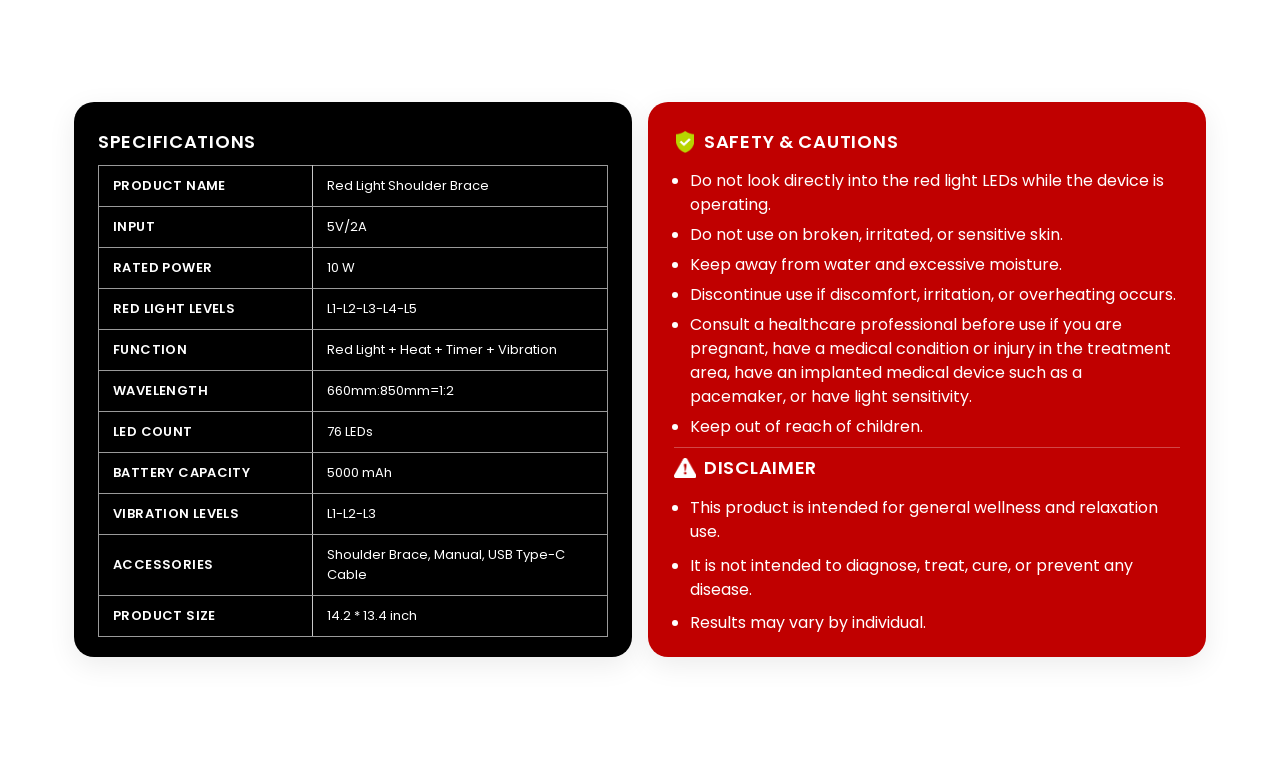
<file: Shoulder/index.html>
<!DOCTYPE html>
<html lang="en">
<head>
    <meta charset="UTF-8">
    <meta name="viewport" content="width=device-width, initial-scale=1.0">
    <title>Curabrace Red Light Heating Shoulder Brace</title>
    <link rel="stylesheet" href="style.css?v=21">
    <link rel="preconnect" href="https://fonts.googleapis.com">
    <link rel="preconnect" href="https://fonts.gstatic.com" crossorigin>
    <link href="https://fonts.googleapis.com/css2?family=Poppins:wght@400;500;600;700;800&amp;display=swap" rel="stylesheet">
</head>
<body>
    <div class="shoulder-page">

        <section class="shoulder-hero">
            <img src="Proof/1.Shoulder.png" alt="Curabrace Red Light Heating Shoulder Brace for daily comfort and support">
        </section>

        <section class="shoulder-section">
            <div class="shoulder-container">
                <h2 class="shoulder-h shoulder-h-right">
                    SUPPORT YOUR <span>EVERYDAY MOBILITY</span>
                </h2>
                <div class="shoulder-lifestyle">
                    <article>
                        <div class="shoulder-life-media">
                            <img class="shoulder-life-icon" src="Proof/2.Shoulder_icon_workout.png" alt="">
                            <img src="Proof/6.Shoulder_workout.png" alt="Post-workout recovery">
                        </div>
                        <h3>POST-WORKOUT RECOVERY</h3>
                        <p>Soothe tired shoulder muscles after activity.</p>
                    </article>
                    <article>
                        <div class="shoulder-life-media">
                            <img class="shoulder-life-icon" src="Proof/3.Shoulder_icon_wellness.png" alt="">
                            <img src="Proof/7.Shoulder_wellness.png" alt="Daily wellness care">
                        </div>
                        <h3>DAILY WELLNESS CARE</h3>
                        <p>Support everyday shoulder comfort and relaxation.</p>
                    </article>
                    <article>
                        <div class="shoulder-life-media">
                            <img class="shoulder-life-icon" src="Proof/4.Shoulder_icon_workday.png" alt="">
                            <img src="Proof/8.Shoulder_workday.png" alt="Workday relief">
                        </div>
                        <h3>WORKDAY RELIEF</h3>
                        <p>Ease shoulder tension during long workdays.</p>
                    </article>
                    <article>
                        <div class="shoulder-life-media">
                            <img class="shoulder-life-icon" src="Proof/5.Shoulder_icon_on-the-go.png" alt="">
                            <img src="Proof/9.Shoulder_on-the-go.png" alt="On-the-go relief">
                        </div>
                        <h3>ON-THE-GO RELIEF</h3>
                        <p>Convenient shoulder care wherever your day takes you.</p>
                    </article>
                </div>
            </div>
        </section>

        <div class="shoulder-tail">
        <section class="shoulder-section shoulder-wave-section">
            <div class="shoulder-container">
                <h2 class="shoulder-h shoulder-h-center shoulder-h-dual">
                    <span>DUAL-WAVELENGTH</span> TECHNOLOGY
                </h2>
                <p class="shoulder-lead">
                    Combines 660mm red light and 850mm near-infrared light
                    for targeted daily wellness and recovery support.
                </p>
                <div class="shoulder-wave-card">
                    <div class="shoulder-wave-col">
                        <img src="assets/wave-red.png" alt="660mm red light penetrating the skin">
                        <h3>RED LIGHT (660mm)</h3>
                        <p>Visible red light for targeted surface-level care.</p>
                    </div>
                    <div class="shoulder-wave-rule"></div>
                    <div class="shoulder-wave-col">
                        <img src="assets/wave-nir.png" alt="850mm near-infrared light reaching deeper tissue">
                        <h3>NEAR-INFRARED LIGHT</h3>
                        <p>Near-infrared light reaches deeper beneath the skin for targeted care.</p>
                    </div>
                </div>
            </div>
        </section>

        <section class="shoulder-section">
            <div class="shoulder-container">
                <div class="shoulder-therapy-shell">
                    <h2 class="shoulder-h shoulder-h-left shoulder-h-therapy">
                        <span>3-IN-1 ACTIVE THERAPY :</span>
                        HEATING + VIBRATION + RED LIGHT
                    </h2>
                    <div class="shoulder-therapy">
                        <article>
                            <img class="shoulder-t-icon" src="Proof/11.Shoulder_icon_heating.png" alt="">
                            <h3 class="red">HEATING THERAPY</h3>
                            <p>Soothing warmth helps relax tight shoulder muscles and ease everyday stiffness.</p>
                            <div class="shoulder-pills heat">
                                <span class="low"><b>113&deg;F</b>LOW</span>
                                <span class="mid"><b>122&deg;F</b>MEDIUM</span>
                                <span class="high"><b>131&deg;F</b>HIGH</span>
                            </div>
                        </article>
                        <article>
                            <img class="shoulder-t-icon massage" src="assets/icon-massage.png" alt="">
                            <h3 class="navy">MASSAGE MODES</h3>
                            <p>Choose from 3 vibration levels to help relax tight shoulder muscles and support everyday comfort.</p>
                            <div class="shoulder-pills massage">
                                <span>L1</span>
                                <span>L2</span>
                                <span>L3</span>
                            </div>
                        </article>
                        <article>
                            <img class="shoulder-t-icon light" src="Proof/13.Shoulder_icon_red-light.png" alt="">
                            <h3 class="red">RED LIGHT MODES</h3>
                            <p>Choose from 5 red light levels to customize comfort for your shoulder.</p>
                            <div class="shoulder-pills light">
                                <div class="row">
                                    <span>L1</span><span>L2</span><span>L3</span>
                                </div>
                                <div class="row">
                                    <span>L4</span><span>L5</span>
                                </div>
                            </div>
                        </article>
                    </div>
                </div>
            </div>
        </section>

        <section class="shoulder-section shoulder-section-tight">
            <div class="shoulder-container">
                <div class="shoulder-features">
                    <div class="shoulder-feat">
                        <img src="assets/feat-led.png?v=6" alt="76 high-quality LED beads">
                        <div class="shoulder-feat-txt">
                            <h3>76 HIGH-QUALITY<br>LED BEADS</h3>
                            <p>Powerful &amp; even light coverage.</p>
                        </div>
                    </div>
                    <div class="shoulder-feat">
                        <img src="assets/feat-remote.png?v=6" alt="Intuitive touch controller">
                        <div class="shoulder-feat-txt">
                            <h3>INTUITIVE TOUCH<br>CONTROLLER</h3>
                            <p>Easy to use and intuitive.</p>
                        </div>
                    </div>
                    <div class="shoulder-feat">
                        <img src="assets/feat-fabric.png?v=6" alt="Soft and flexible wrap material">
                        <div class="shoulder-feat-txt">
                            <h3>SOFT &amp; FLEXIBLE<br>MATERIAL</h3>
                            <p>Soft neoprene for flexible comfort.</p>
                        </div>
                    </div>
                </div>
            </div>
        </section>

        <section class="shoulder-section">
            <div class="shoulder-container">
                <div class="shoulder-cover">
                    <article class="shoulder-cover-bag">
                        <img src="Proof/18.Shoulder_in-the-bag.png" alt="Shoulder brace packed in a travel bag">
                    </article>
                    <article class="shoulder-cover-main">
                        <img src="Proof/19.Shoulder_coverage.png" alt="Red light coverage on the shoulder">
                        <div class="shoulder-cover-copy">
                            <p class="shoulder-cover-lead">The contoured wraparound design comfortably covers the shoulder and upper arm for focused, everyday care.</p>
                            <h2 class="shoulder-cover-title">DESIGNED FOR<br><span>TARGETED COVERAGE</span></h2>
                        </div>
                    </article>
                </div>
            </div>
        </section>

        <section class="shoulder-section shoulder-section-tight">
            <div class="shoulder-container">
                <div class="shoulder-wellness">
                    <h2 class="shoulder-h shoulder-h-center shoulder-h-well">
                        DESIGNED TO SUPPORT <span>YOUR DAILY WELLNESS</span>
                    </h2>
                    <div class="shoulder-benefits">
                        <article>
                            <img src="Proof/20.Shoulder_icon_relaxation.png" alt="">
                            <h3>Muscle<br>Relaxation Support</h3>
                            <p>Helps support muscle<br>relaxation and comfort.</p>
                        </article>
                        <article>
                            <img src="Proof/21.Shoulder_icon_recovery.png" alt="">
                            <h3>Post-Workout<br>Recovery</h3>
                            <p>Great for post-workout<br>recovery routines.</p>
                        </article>
                        <article>
                            <img src="Proof/22.Shoulder_icon_wellness.png" alt="">
                            <h3>Daily Wellness<br>Care</h3>
                            <p>Supports your daily<br>wellness and self-care.</p>
                        </article>
                        <article>
                            <img src="Proof/23.Shoulder_icon_anywhere.png" alt="">
                            <h3>Use<br>Anywhere</h3>
                            <p>Perfect for home, office,<br>or on the go.</p>
                        </article>
                    </div>
                </div>
            </div>
        </section>

        <section class="shoulder-section">
            <div class="shoulder-container">
                <h2 class="shoulder-h shoulder-h-left shoulder-h-included">
                    WHAT'S <span>INCLUDED</span>
                </h2>
                <div class="shoulder-included">
                    <div class="shoulder-included-product">
                        <img src="Proof/24.Shoulder_included.png" alt="Shoulder brace and USB-C charging cable">
                    </div>
                    <div class="shoulder-diagram">
                        <img src="assets/remote-diagram.jpg" alt="Touch controller functions: charging, power, lock, massage, light, and heat">
                    </div>
                </div>
            </div>
        </section>

        <section class="shoulder-section shoulder-section-last">
            <div class="shoulder-container">
                <div class="shoulder-spec-grid">
                    <div class="shoulder-specs">
                        <h3>SPECIFICATIONS</h3>
                        <table>
                            <tr><th>PRODUCT NAME</th><td>Red Light Shoulder Brace</td></tr>
                            <tr><th>INPUT</th><td>5V/2A</td></tr>
                            <tr><th>RATED POWER</th><td>10 W</td></tr>
                            <tr><th>RED LIGHT LEVELS</th><td>L1-L2-L3-L4-L5</td></tr>
                            <tr><th>FUNCTION</th><td>Red Light + Heat + Timer + Vibration</td></tr>
                            <tr><th>WAVELENGTH</th><td>660mm:850mm=1:2</td></tr>
                            <tr><th>LED COUNT</th><td>76 LEDs</td></tr>
                            <tr><th>BATTERY CAPACITY</th><td>5000 mAh</td></tr>
                            <tr><th>VIBRATION LEVELS</th><td>L1-L2-L3</td></tr>
                            <tr><th>ACCESSORIES</th><td>Shoulder Brace, Manual, USB Type-C Cable</td></tr>
                            <tr><th>PRODUCT SIZE</th><td>14.2 * 13.4 inch</td></tr>
                        </table>
                    </div>
                    <div class="shoulder-safety">
                        <div class="shoulder-safety-head">
                            <img src="Proof/27.Shoulder_icon_safety.png" alt="">
                            <h3>SAFETY &amp; CAUTIONS</h3>
                        </div>
                        <ul>
                            <li>Do not look directly into the red light LEDs while the device is operating.</li>
                            <li>Do not use on broken, irritated, or sensitive skin.</li>
                            <li>Keep away from water and excessive moisture.</li>
                            <li>Discontinue use if discomfort, irritation, or overheating occurs.</li>
                            <li>Consult a healthcare professional before use if you are pregnant, have a medical condition or injury in the treatment area, have an implanted medical device such as a pacemaker, or have light sensitivity.</li>
                            <li>Keep out of reach of children.</li>
                        </ul>
                        <div class="shoulder-disclaimer">
                            <div class="shoulder-safety-head">
                                <img src="Proof/28.Shoulder_icon_disclaimer.png" alt="">
                                <h3>DISCLAIMER</h3>
                            </div>
                            <ul>
                                <li>This product is intended for general wellness and relaxation use.</li>
                                <li>It is not intended to diagnose, treat, cure, or prevent any disease.</li>
                                <li>Results may vary by individual.</li>
                            </ul>
                        </div>
                    </div>
                </div>
            </div>
        </section>
        </div>

    </div>
</body>
</html>
</file>
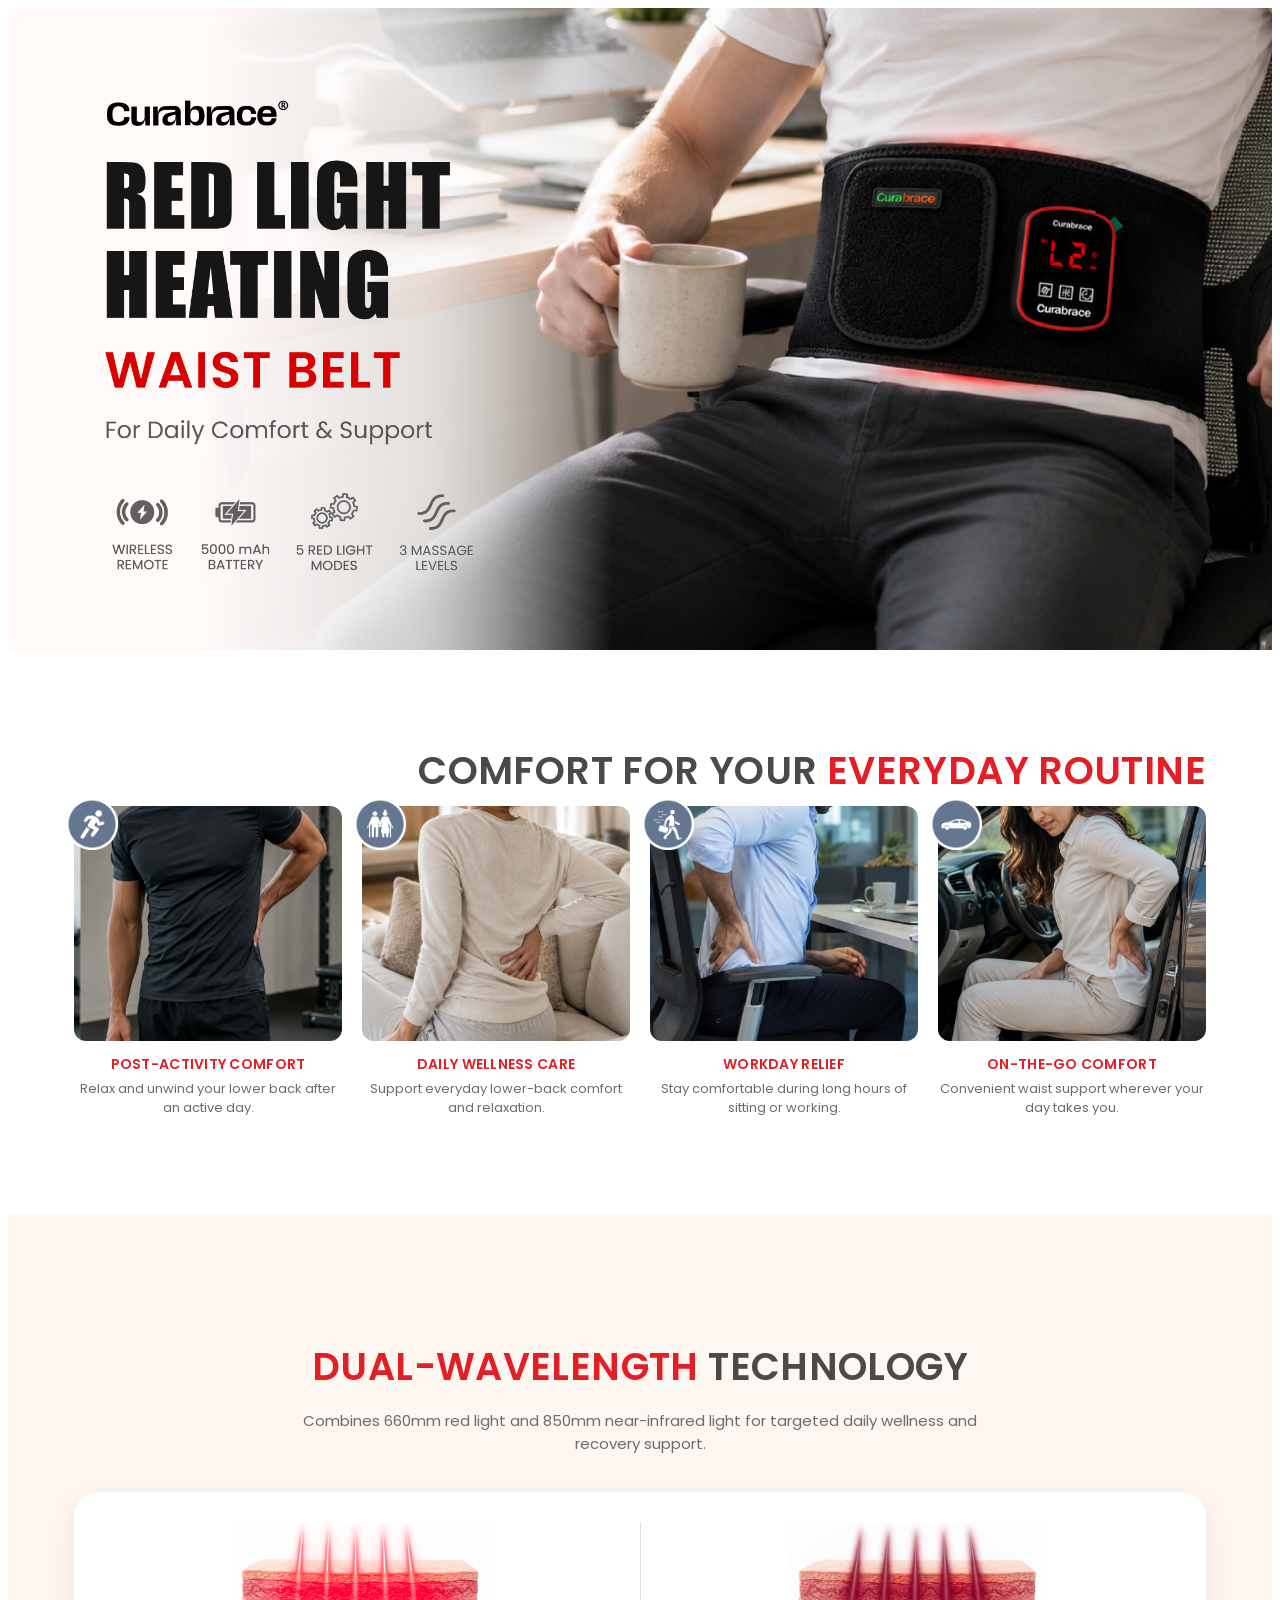
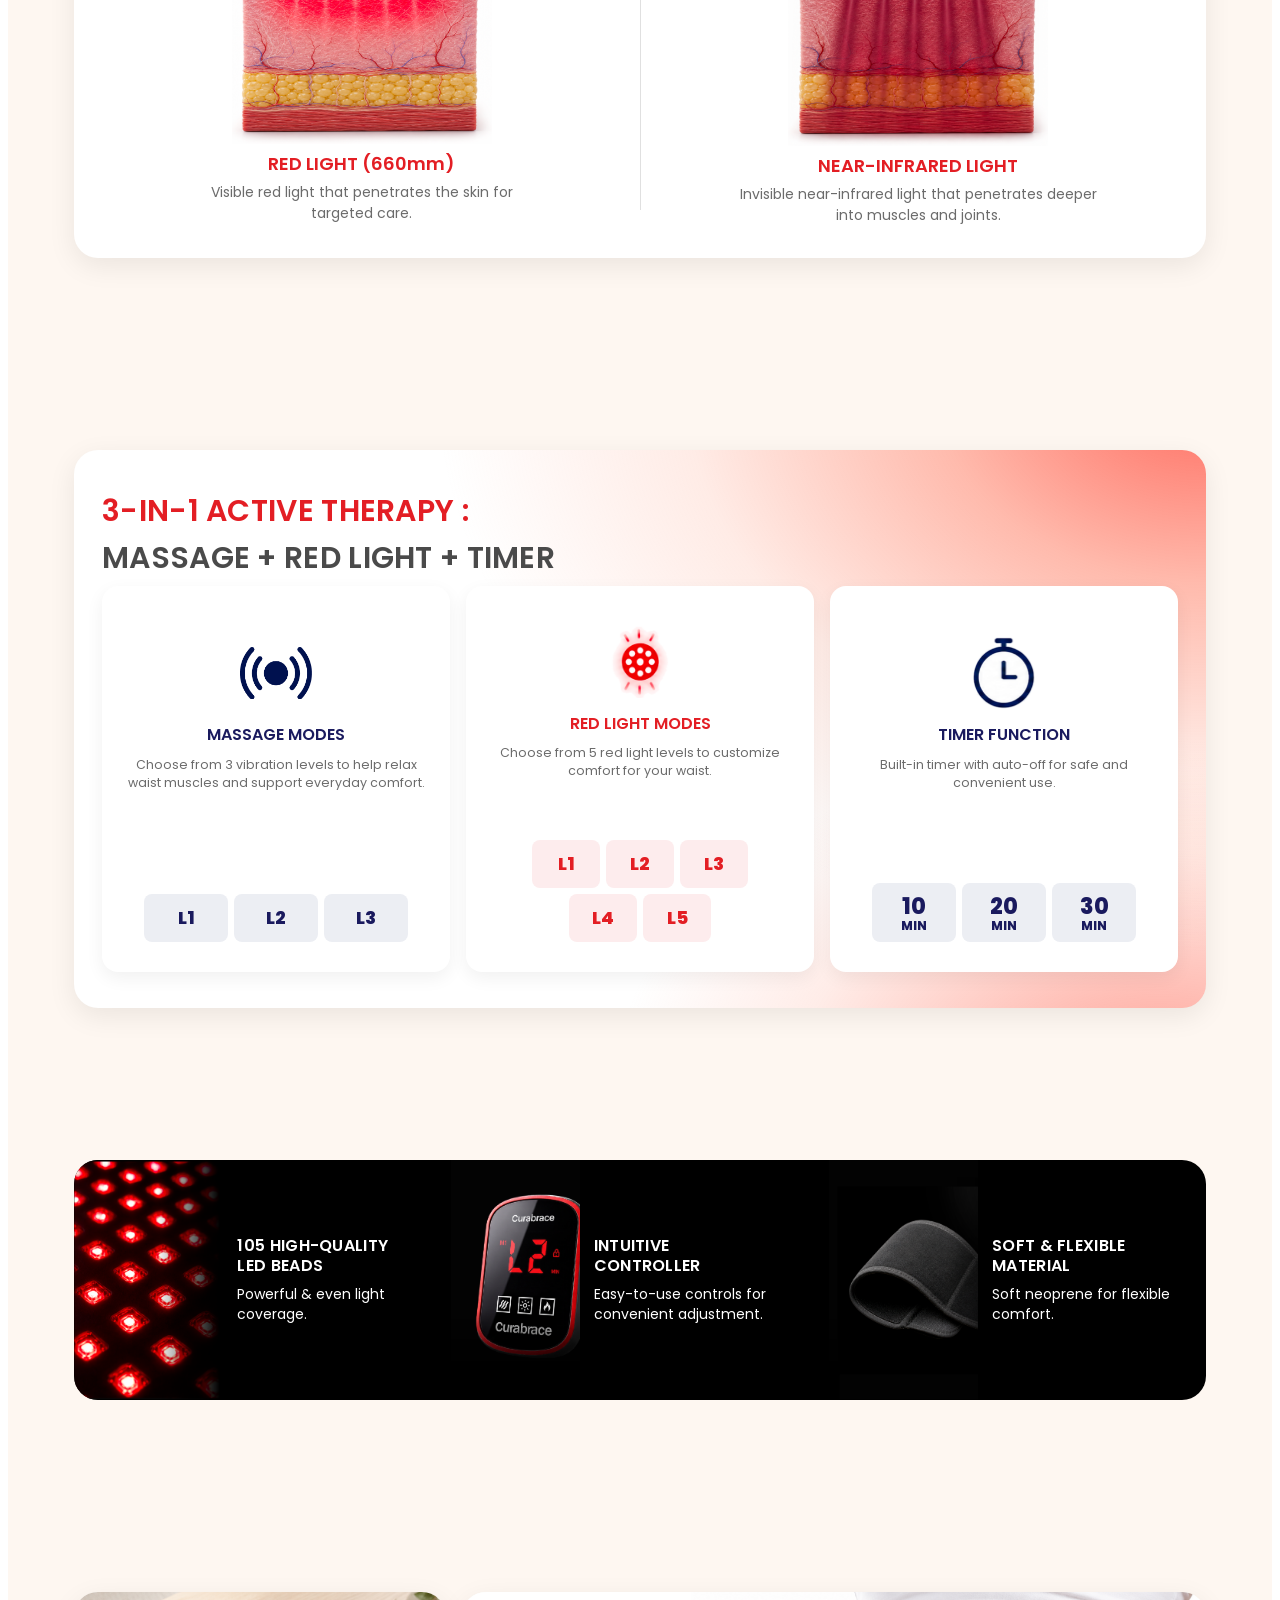
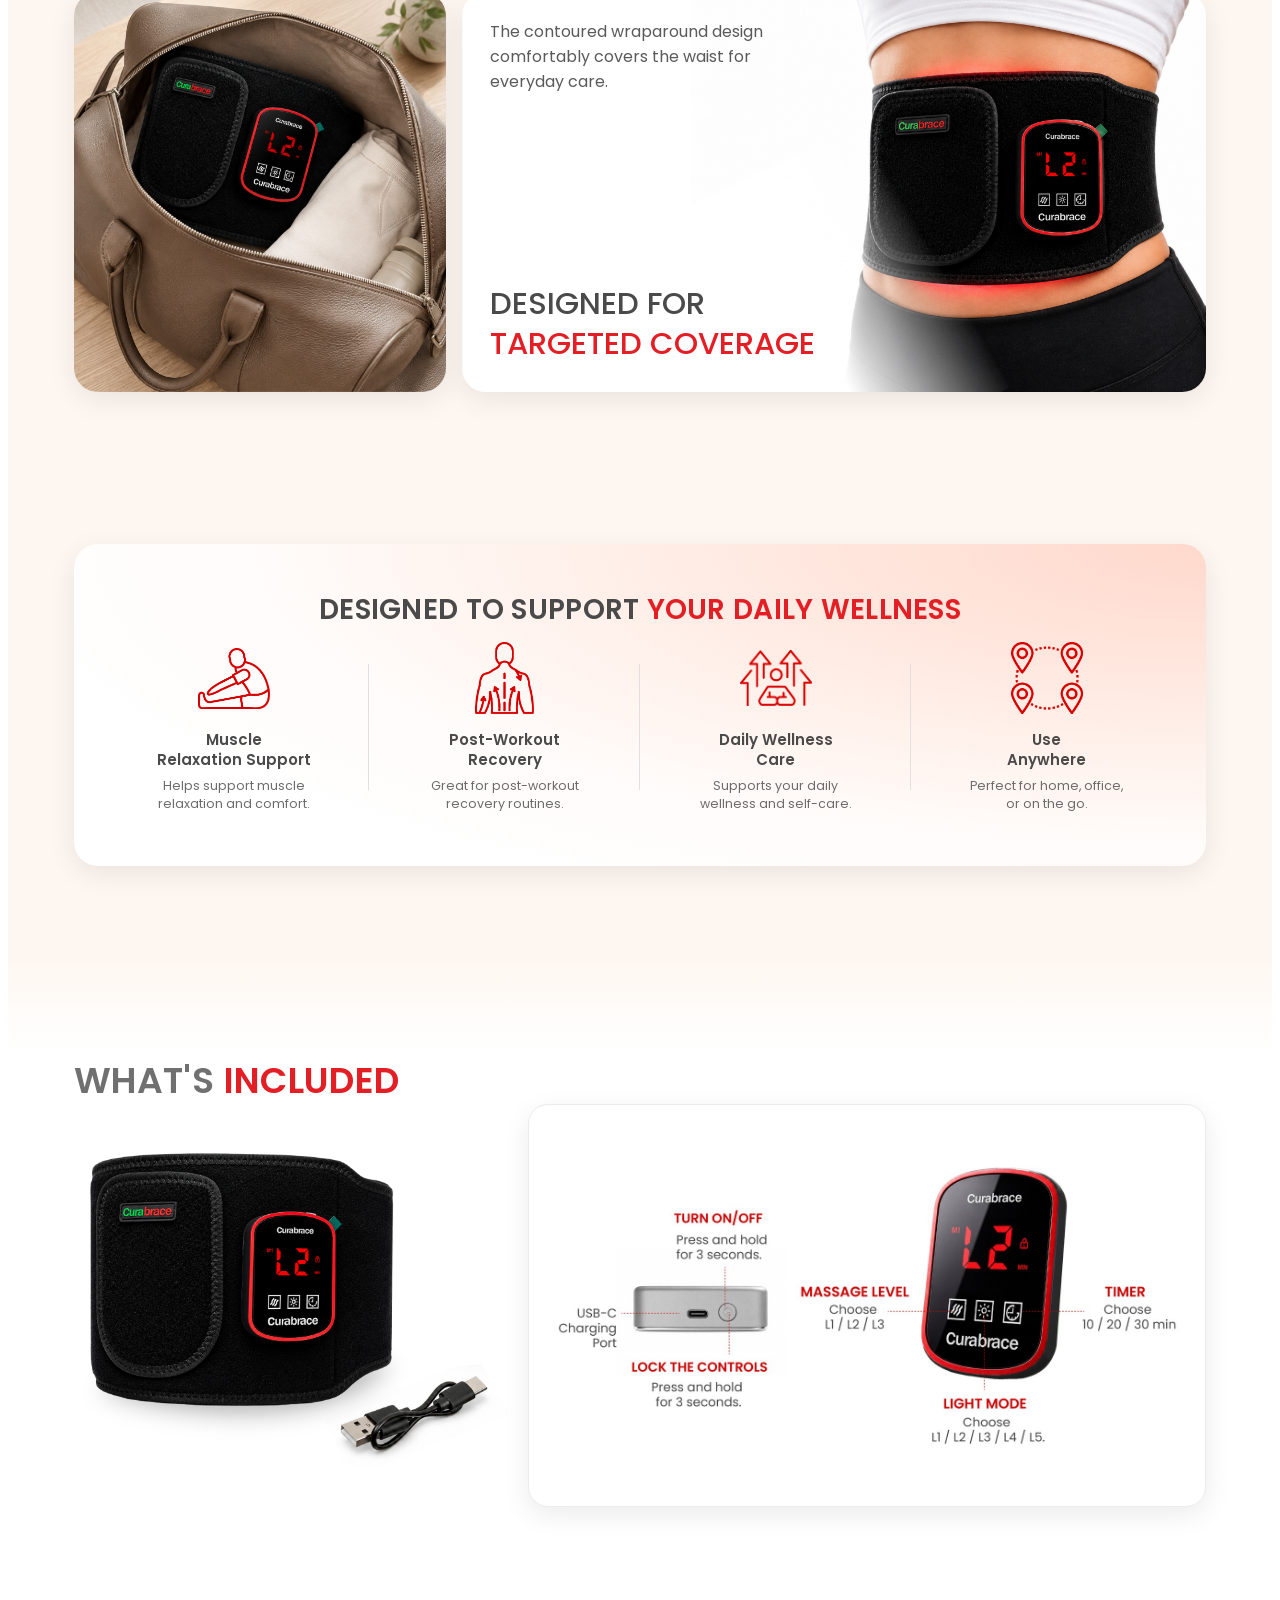
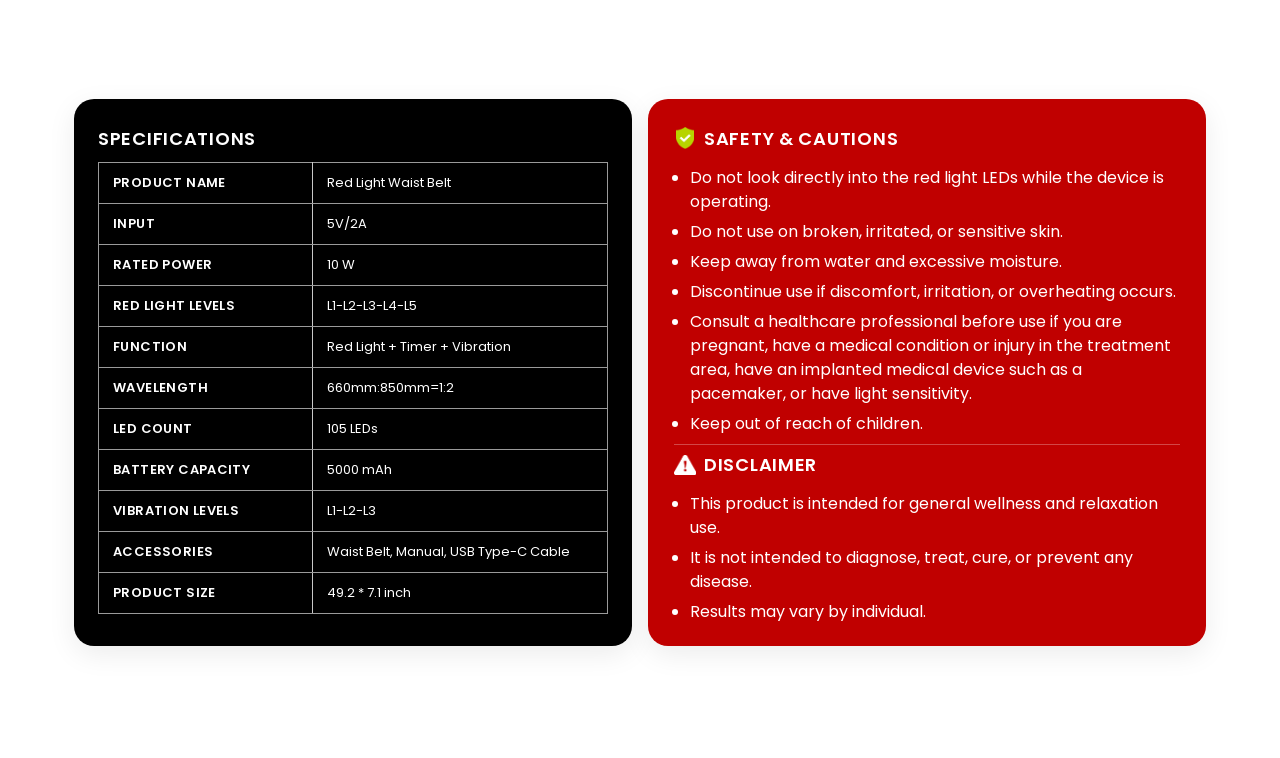
<file: Waist Belt/index.html>
<!DOCTYPE html>
<html lang="en">
<head>
    <meta charset="UTF-8">
    <meta name="viewport" content="width=device-width, initial-scale=1.0">
    <title>Curabrace Red Light Heating Waist Belt</title>
    <link rel="stylesheet" href="style.css?v=31">
    <link rel="preconnect" href="https://fonts.googleapis.com">
    <link rel="preconnect" href="https://fonts.gstatic.com" crossorigin>
    <link href="https://fonts.googleapis.com/css2?family=Poppins:wght@400;500;600;700;800&amp;display=swap" rel="stylesheet">
</head>
<body>
    <div class="belt-page">

        <section class="belt-hero">
            <img src="Proof/1.Waist-Belt.png" alt="Curabrace Red Light Heating Waist Belt for daily comfort and support">
        </section>

        <section class="belt-section">
            <div class="belt-container">
                <h2 class="belt-h belt-h-right">
                    COMFORT FOR YOUR <span>EVERYDAY ROUTINE</span>
                </h2>
                <div class="belt-lifestyle">
                    <article>
                        <div class="belt-life-media">
                            <img class="belt-life-icon" src="Proof/2.Waist-Belt_icon_activity.png" alt="">
                            <img src="Proof/6.Waist-Belt_activity.png" alt="Post-activity comfort">
                        </div>
                        <h3>POST-ACTIVITY COMFORT</h3>
                        <p>Relax and unwind your lower back after an active day.</p>
                    </article>
                    <article>
                        <div class="belt-life-media">
                            <img class="belt-life-icon" src="Proof/3.Waist-Belt_icon_wellness.png" alt="">
                            <img src="Proof/7.Waist-Belt_wellness.png" alt="Daily wellness care">
                        </div>
                        <h3>DAILY WELLNESS CARE</h3>
                        <p>Support everyday lower-back comfort and relaxation.</p>
                    </article>
                    <article>
                        <div class="belt-life-media">
                            <img class="belt-life-icon" src="Proof/4.Waist-Belt_icon_workday.png" alt="">
                            <img src="Proof/8.Waist-Belt_workday.png" alt="Workday relief">
                        </div>
                        <h3>WORKDAY RELIEF</h3>
                        <p>Stay comfortable during long hours of sitting or working.</p>
                    </article>
                    <article>
                        <div class="belt-life-media">
                            <img class="belt-life-icon" src="Proof/5.Waist-Belt_icon_on-the-go.png" alt="">
                            <img src="Proof/9.Waist-Belt_on-the-go.png" alt="On-the-go comfort">
                        </div>
                        <h3>ON-THE-GO COMFORT</h3>
                        <p>Convenient waist support wherever your day takes you.</p>
                    </article>
                </div>
            </div>
        </section>

        <div class="belt-tail">
        <section class="belt-section belt-wave-section">
            <div class="belt-container">
                <h2 class="belt-h belt-h-center belt-h-dual">
                    <span>DUAL-WAVELENGTH</span> TECHNOLOGY
                </h2>
                <p class="belt-lead">
                    Combines 660mm red light and 850mm near-infrared light
                    for targeted daily wellness and recovery support.
                </p>
                <div class="belt-wave-card">
                    <div class="belt-wave-col">
                        <img src="assets/wave-red.png" alt="660mm red light penetrating the skin">
                        <h3>RED LIGHT (660mm)</h3>
                        <p>Visible red light that penetrates the skin for targeted care.</p>
                    </div>
                    <div class="belt-wave-rule"></div>
                    <div class="belt-wave-col">
                        <img src="assets/wave-nir.png" alt="850mm near-infrared light reaching deeper tissue">
                        <h3>NEAR-INFRARED LIGHT</h3>
                        <p>Invisible near-infrared light that penetrates deeper into muscles and joints.</p>
                    </div>
                </div>
            </div>
        </section>

        <section class="belt-section">
            <div class="belt-container">
                <div class="belt-therapy-shell">
                    <h2 class="belt-h belt-h-left belt-h-therapy">
                        <span>3-IN-1 ACTIVE THERAPY :</span>
                        MASSAGE + RED LIGHT + TIMER
                    </h2>
                    <div class="belt-therapy">
                        <article>
                            <img class="belt-t-icon massage" src="Proof/11.Waist-Belt_icon_massage.png" alt="">
                            <h3 class="navy">MASSAGE MODES</h3>
                            <p>Choose from 3 vibration levels to help relax waist muscles and support everyday comfort.</p>
                            <div class="belt-pills massage">
                                <span>L1</span>
                                <span>L2</span>
                                <span>L3</span>
                            </div>
                        </article>
                        <article>
                            <img class="belt-t-icon light" src="Proof/12.Waist-Belt_icon_red-light.png" alt="">
                            <h3 class="red">RED LIGHT MODES</h3>
                            <p>Choose from 5 red light levels to customize comfort for your waist.</p>
                            <div class="belt-pills light">
                                <div class="row">
                                    <span>L1</span><span>L2</span><span>L3</span>
                                </div>
                                <div class="row">
                                    <span>L4</span><span>L5</span>
                                </div>
                            </div>
                        </article>
                        <article>
                            <img class="belt-t-icon timer" src="Proof/13.Waist-Belt_icon_timer.png" alt="">
                            <h3 class="navy">TIMER FUNCTION</h3>
                            <p>Built-in timer with auto-off for safe and convenient use.</p>
                            <div class="belt-pills timer">
                                <span><b>10</b>MIN</span>
                                <span><b>20</b>MIN</span>
                                <span><b>30</b>MIN</span>
                            </div>
                        </article>
                    </div>
                </div>
            </div>
        </section>

        <section class="belt-section belt-section-tight">
            <div class="belt-container">
                <div class="belt-features">
                    <div class="belt-feat">
                        <img src="assets/feat-led.png?v=6" alt="105 high-quality LED beads">
                        <div class="belt-feat-txt">
                            <h3>105 HIGH-QUALITY<br>LED BEADS</h3>
                            <p>Powerful &amp; even light coverage.</p>
                        </div>
                    </div>
                    <div class="belt-feat">
                        <img src="assets/feat-remote.png?v=6" alt="Intuitive controller">
                        <div class="belt-feat-txt">
                            <h3>INTUITIVE<br>CONTROLLER</h3>
                            <p>Easy-to-use controls for convenient adjustment.</p>
                        </div>
                    </div>
                    <div class="belt-feat">
                        <img src="assets/feat-fabric.png?v=6" alt="Soft and flexible wrap material">
                        <div class="belt-feat-txt">
                            <h3>SOFT &amp; FLEXIBLE<br>MATERIAL</h3>
                            <p>Soft neoprene for flexible comfort.</p>
                        </div>
                    </div>
                </div>
            </div>
        </section>

        <section class="belt-section">
            <div class="belt-container">
                <div class="belt-cover">
                    <article class="belt-cover-bag">
                        <img src="Proof/18.Waist-Belt_in-the-bag.png" alt="Waist belt packed in a travel bag">
                    </article>
                    <article class="belt-cover-main">
                        <img src="Proof/19.Waist-Belt_coverage.png" alt="Red light coverage on the waist">
                        <div class="belt-cover-copy">
                            <p class="belt-cover-lead">The contoured wraparound design comfortably covers the waist for everyday care.</p>
                            <h2 class="belt-cover-title">DESIGNED FOR<br><span>TARGETED COVERAGE</span></h2>
                        </div>
                    </article>
                </div>
            </div>
        </section>

        <section class="belt-section belt-section-tight">
            <div class="belt-container">
                <div class="belt-wellness">
                    <h2 class="belt-h belt-h-center belt-h-well">
                        DESIGNED TO SUPPORT <span>YOUR DAILY WELLNESS</span>
                    </h2>
                    <div class="belt-benefits">
                        <article>
                            <img src="Proof/20.Waist-Belt_icon_relaxation.png" alt="">
                            <h3>Muscle<br>Relaxation Support</h3>
                            <p>Helps support muscle<br>relaxation and comfort.</p>
                        </article>
                        <article>
                            <img src="Proof/21.Waist-Belt_icon_recovery.png" alt="">
                            <h3>Post-Workout<br>Recovery</h3>
                            <p>Great for post-workout<br>recovery routines.</p>
                        </article>
                        <article>
                            <img src="Proof/22.Waist-Belt_icon_wellness.png" alt="">
                            <h3>Daily Wellness<br>Care</h3>
                            <p>Supports your daily<br>wellness and self-care.</p>
                        </article>
                        <article>
                            <img src="Proof/23.Waist-Belt_icon_anywhere.png" alt="">
                            <h3>Use<br>Anywhere</h3>
                            <p>Perfect for home, office,<br>or on the go.</p>
                        </article>
                    </div>
                </div>
            </div>
        </section>

        <section class="belt-section">
            <div class="belt-container">
                <h2 class="belt-h belt-h-left belt-h-included">
                    WHAT'S <span>INCLUDED</span>
                </h2>
                <div class="belt-included">
                    <div class="belt-included-product">
                        <img src="Proof/24.Waist-Belt_included.png" alt="Waist belt and USB-C charging cable">
                    </div>
                    <div class="belt-diagram">
                        <img src="assets/remote-diagram.jpg" alt="Touch controller functions: charging, power, lock, massage, light, and timer">
                    </div>
                </div>
            </div>
        </section>

        <section class="belt-section belt-section-last">
            <div class="belt-container">
                <div class="belt-spec-grid">
                    <div class="belt-specs">
                        <h3>SPECIFICATIONS</h3>
                        <table>
                            <tr><th>PRODUCT NAME</th><td>Red Light Waist Belt</td></tr>
                            <tr><th>INPUT</th><td>5V/2A</td></tr>
                            <tr><th>RATED POWER</th><td>10 W</td></tr>
                            <tr><th>RED LIGHT LEVELS</th><td>L1-L2-L3-L4-L5</td></tr>
                            <tr><th>FUNCTION</th><td>Red Light + Timer + Vibration</td></tr>
                            <tr><th>WAVELENGTH</th><td>660mm:850mm=1:2</td></tr>
                            <tr><th>LED COUNT</th><td>105 LEDs</td></tr>
                            <tr><th>BATTERY CAPACITY</th><td>5000 mAh</td></tr>
                            <tr><th>VIBRATION LEVELS</th><td>L1-L2-L3</td></tr>
                            <tr><th>ACCESSORIES</th><td>Waist Belt, Manual, USB Type-C Cable</td></tr>
                            <tr><th>PRODUCT SIZE</th><td>49.2 * 7.1 inch</td></tr>
                        </table>
                    </div>
                    <div class="belt-safety">
                        <div class="belt-safety-head">
                            <img src="Proof/27.Waist-Belt_icon_safety.png" alt="">
                            <h3>SAFETY &amp; CAUTIONS</h3>
                        </div>
                        <ul>
                            <li>Do not look directly into the red light LEDs while the device is operating.</li>
                            <li>Do not use on broken, irritated, or sensitive skin.</li>
                            <li>Keep away from water and excessive moisture.</li>
                            <li>Discontinue use if discomfort, irritation, or overheating occurs.</li>
                            <li>Consult a healthcare professional before use if you are pregnant, have a medical condition or injury in the treatment area, have an implanted medical device such as a pacemaker, or have light sensitivity.</li>
                            <li>Keep out of reach of children.</li>
                        </ul>
                        <div class="belt-disclaimer">
                            <div class="belt-safety-head">
                                <img src="Proof/28.Waist-Belt_icon_disclaimer.png" alt="">
                                <h3>DISCLAIMER</h3>
                            </div>
                            <ul>
                                <li>This product is intended for general wellness and relaxation use.</li>
                                <li>It is not intended to diagnose, treat, cure, or prevent any disease.</li>
                                <li>Results may vary by individual.</li>
                            </ul>
                        </div>
                    </div>
                </div>
            </div>
        </section>
        </div>

    </div>
</body>
</html>
</file>
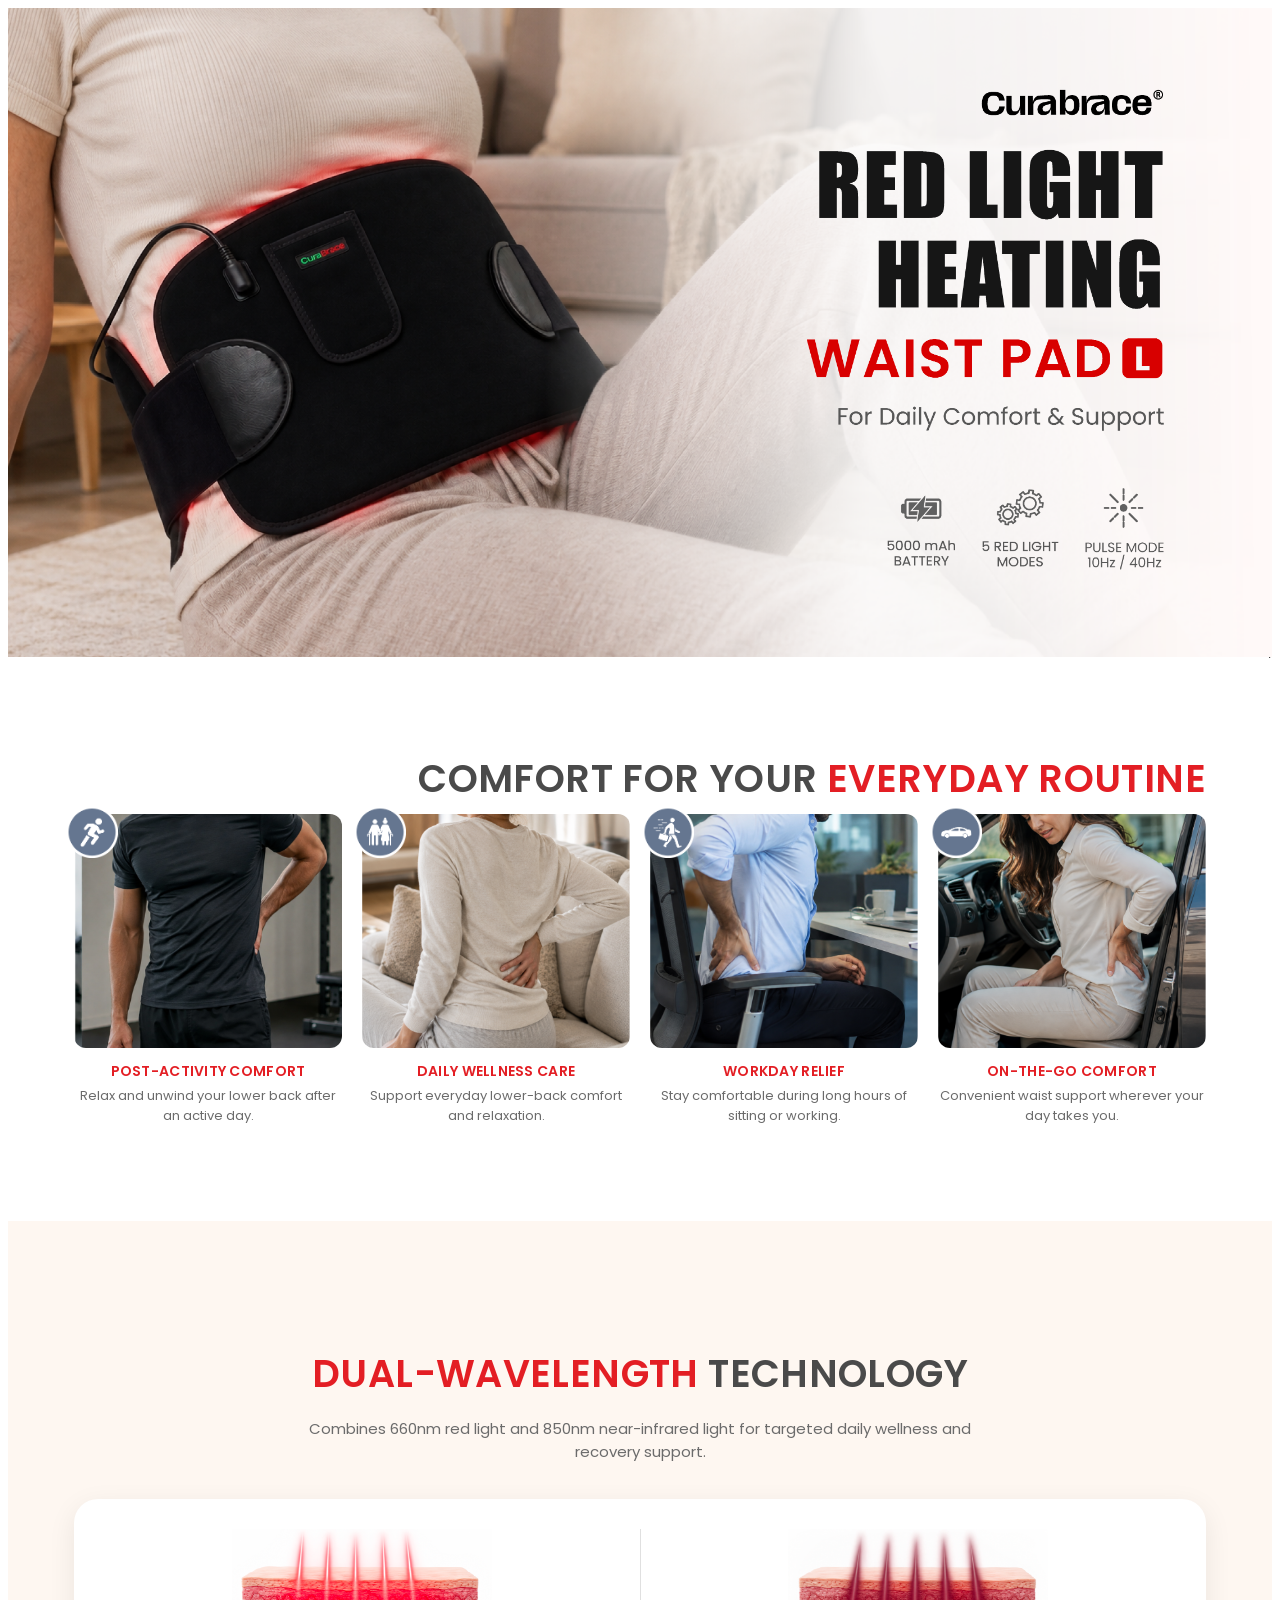
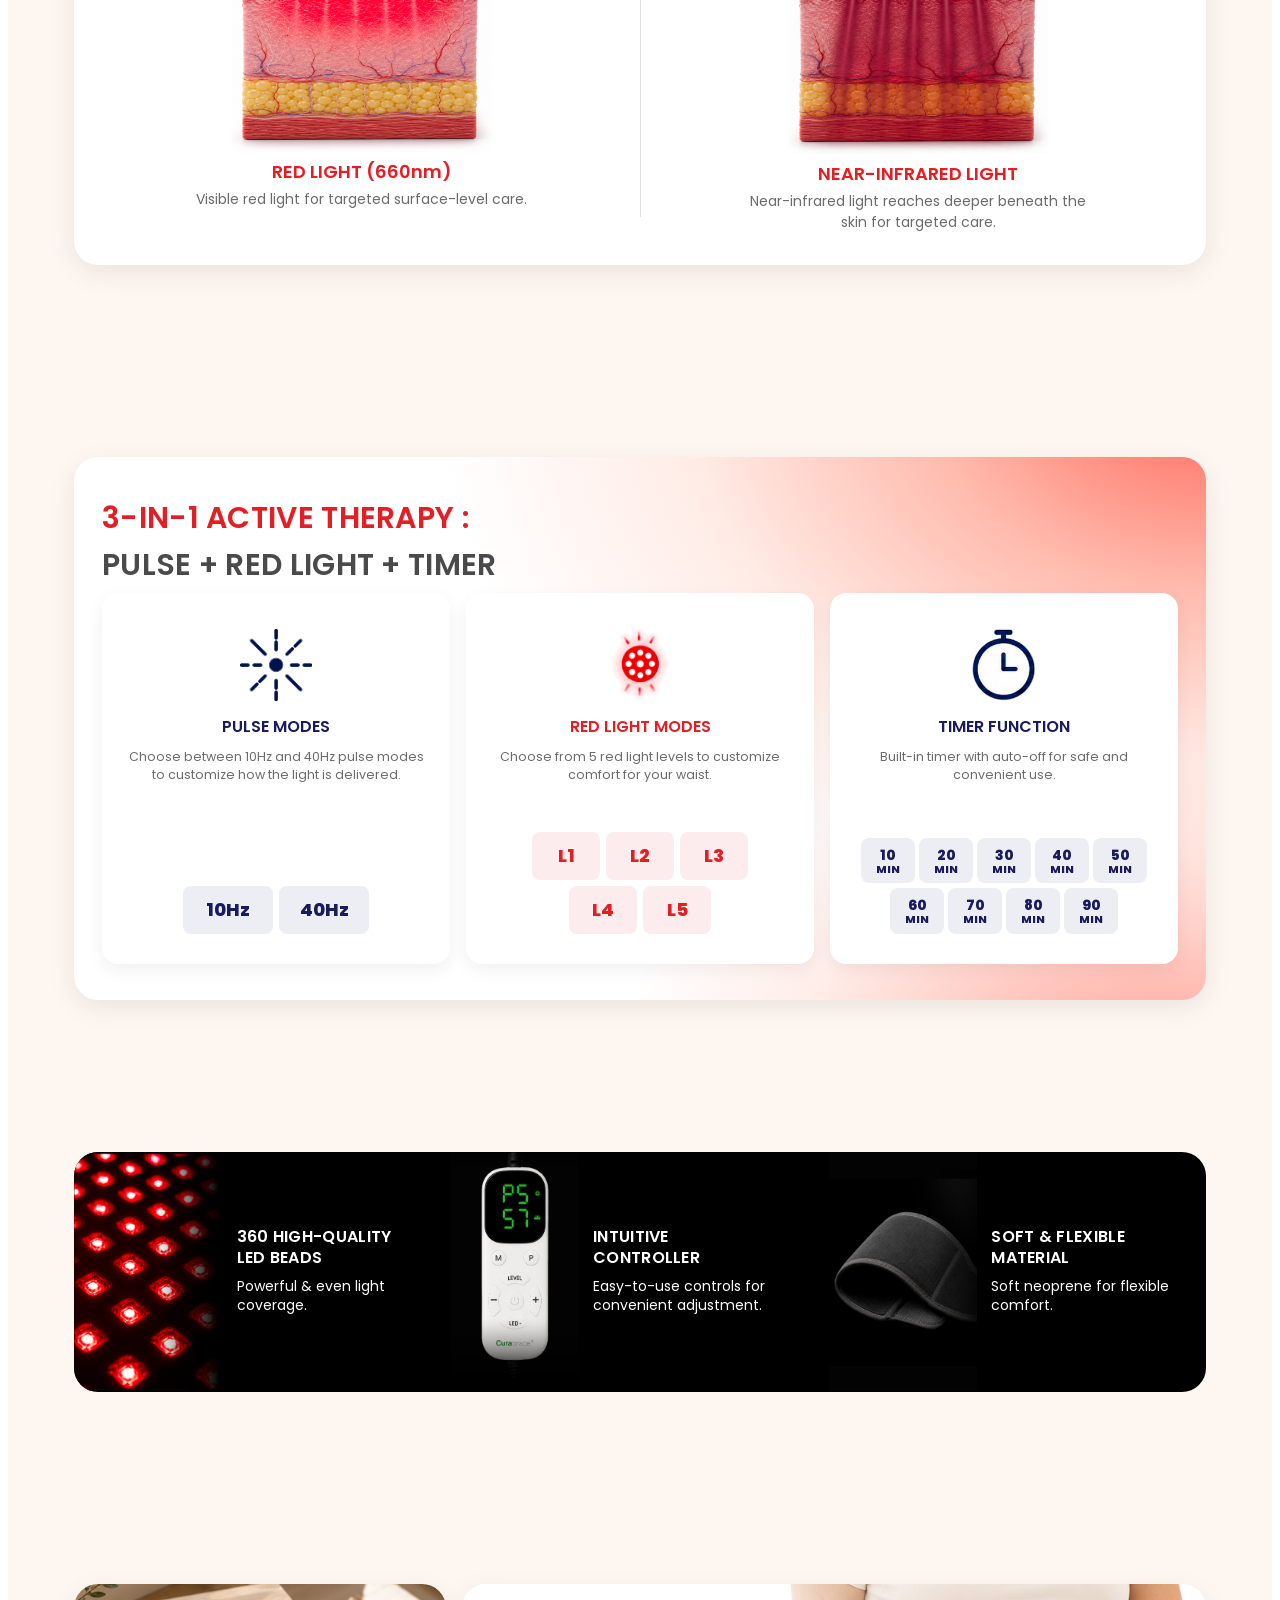
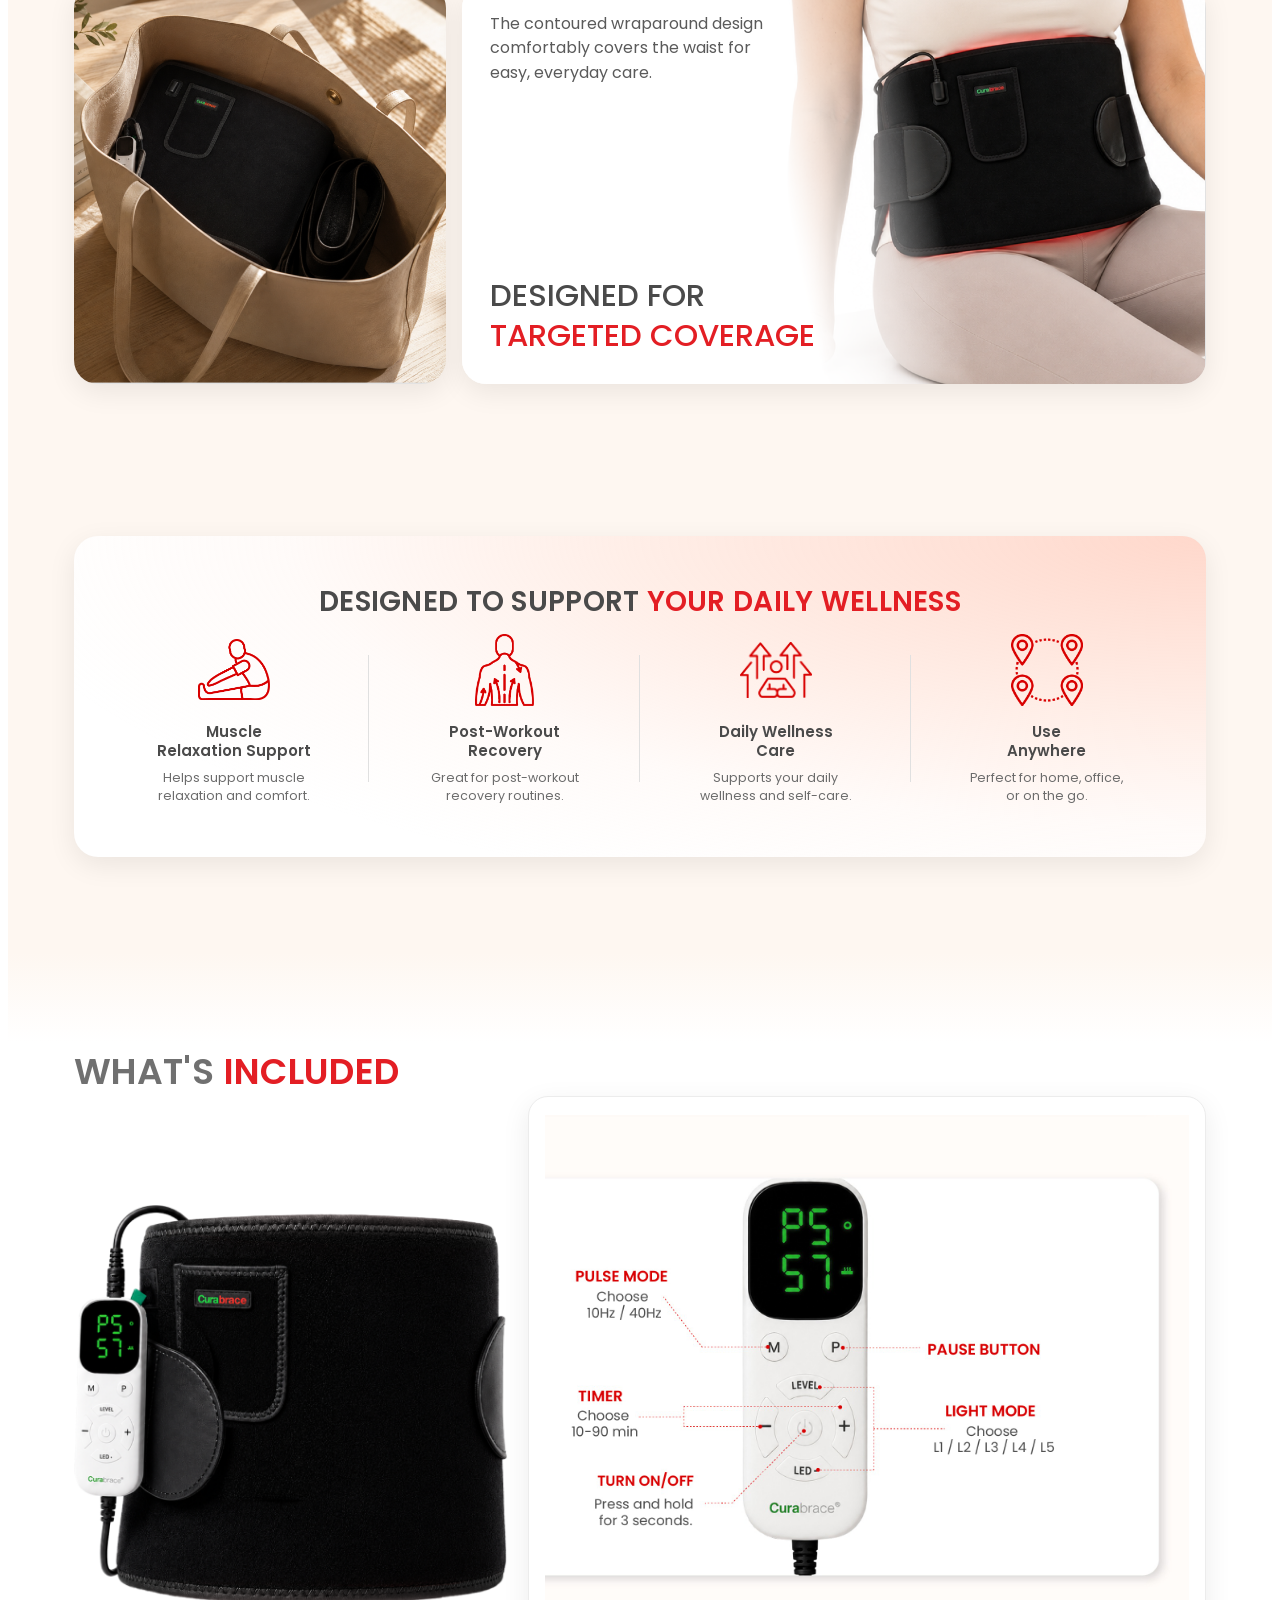
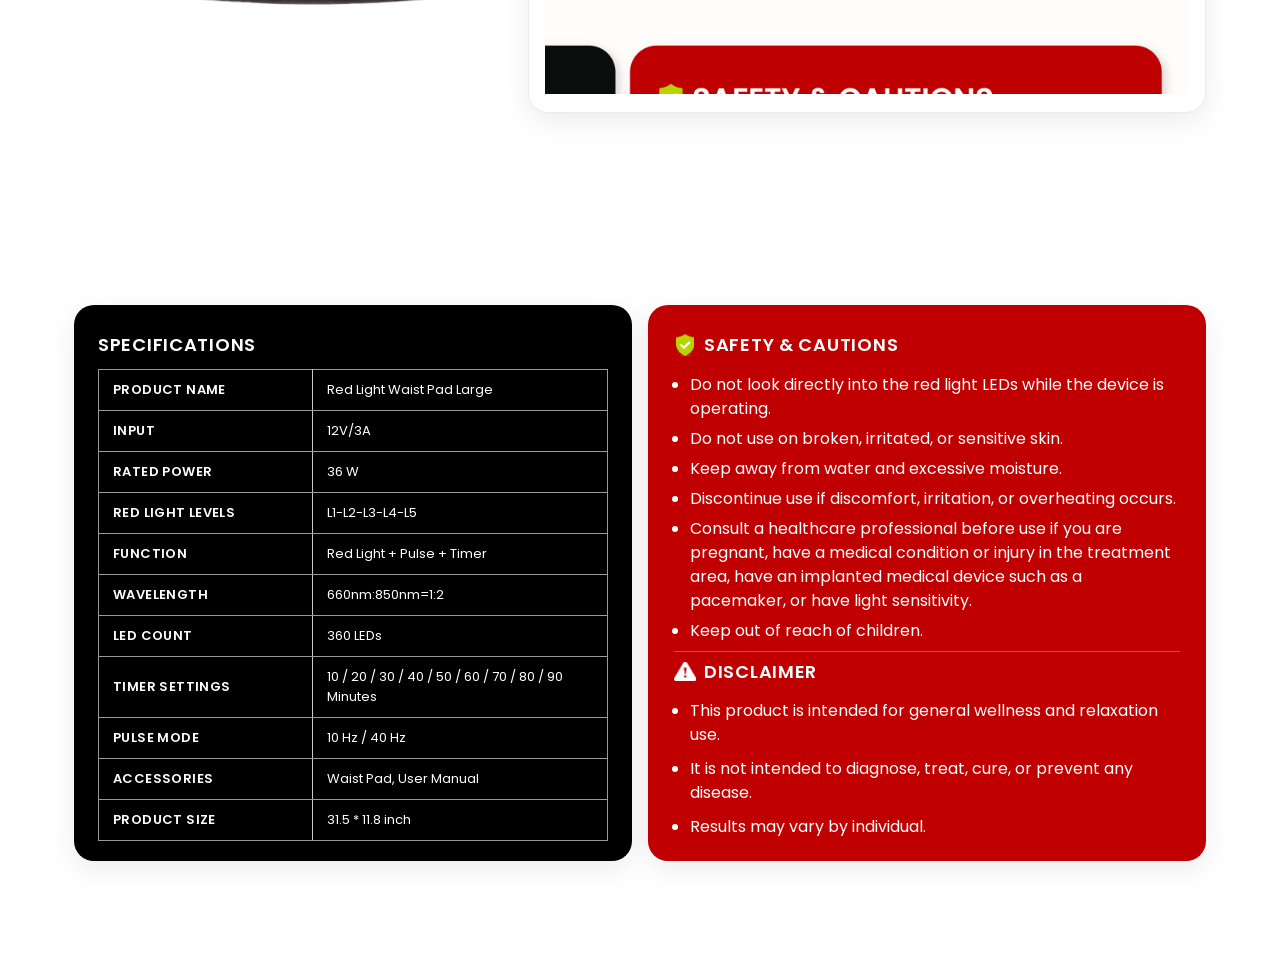
<file: Waist Pad(L)/index.html>
<!DOCTYPE html>
<html lang="en">
<head>
    <meta charset="UTF-8">
    <meta name="viewport" content="width=device-width, initial-scale=1.0">
    <title>Curabrace Red Light Heating Waist Pad (L)</title>
    <link rel="stylesheet" href="style.css?v=21">
    <link rel="preconnect" href="https://fonts.googleapis.com">
    <link rel="preconnect" href="https://fonts.gstatic.com" crossorigin>
    <link href="https://fonts.googleapis.com/css2?family=Poppins:wght@400;500;600;700;800&amp;display=swap" rel="stylesheet">
</head>
<body>
    <div class="wpl-page">

        <section class="wpl-hero">
            <img src="Proof/1.Waist-PadL_main.png" alt="Curabrace Red Light Heating Waist Pad Large for daily comfort and support">
        </section>

        <section class="wpl-section">
            <div class="wpl-container">
                <h2 class="wpl-h wpl-h-right">
                    COMFORT FOR YOUR <span>EVERYDAY ROUTINE</span>
                </h2>
                <div class="wpl-lifestyle">
                    <article>
                        <div class="wpl-life-media">
                            <img class="wpl-life-icon" src="Proof/2.Waist-PadL_icon_activity.png" alt="">
                            <img src="Proof/6.Waist-PadL_activity.png" alt="Post-activity comfort">
                        </div>
                        <h3>POST-ACTIVITY COMFORT</h3>
                        <p>Relax and unwind your lower back after an active day.</p>
                    </article>
                    <article>
                        <div class="wpl-life-media">
                            <img class="wpl-life-icon" src="Proof/3.Waist-PadL_icon_wellness.png" alt="">
                            <img src="Proof/7.Waist-PadL_wellness.png" alt="Daily wellness care">
                        </div>
                        <h3>DAILY WELLNESS CARE</h3>
                        <p>Support everyday lower-back comfort and relaxation.</p>
                    </article>
                    <article>
                        <div class="wpl-life-media">
                            <img class="wpl-life-icon" src="Proof/4.Waist-PadL_icon_workday.png" alt="">
                            <img src="Proof/8.Waist-PadL_workday.png" alt="Workday relief">
                        </div>
                        <h3>WORKDAY RELIEF</h3>
                        <p>Stay comfortable during long hours of sitting or working.</p>
                    </article>
                    <article>
                        <div class="wpl-life-media">
                            <img class="wpl-life-icon" src="Proof/5.Waist-PadL_icon_on-the-go.png" alt="">
                            <img src="Proof/9.Waist-PadL_on-the-go.png" alt="On-the-go comfort">
                        </div>
                        <h3>ON-THE-GO COMFORT</h3>
                        <p>Convenient waist support wherever your day takes you.</p>
                    </article>
                </div>
            </div>
        </section>

        <div class="wpl-tail">
        <section class="wpl-section wpl-wave-section">
            <div class="wpl-container">
                <h2 class="wpl-h wpl-h-center wpl-h-dual">
                    <span>DUAL-WAVELENGTH</span> TECHNOLOGY
                </h2>
                <p class="wpl-lead">
                    Combines 660nm red light and 850nm near-infrared light
                    for targeted daily wellness and recovery support.
                </p>
                <div class="wpl-wave-card">
                    <div class="wpl-wave-col">
                        <img src="assets/wave-red.png" alt="660nm red light penetrating the skin">
                        <h3>RED LIGHT (660nm)</h3>
                        <p>Visible red light for targeted surface-level care.</p>
                    </div>
                    <div class="wpl-wave-rule"></div>
                    <div class="wpl-wave-col">
                        <img src="assets/wave-nir.png" alt="850nm near-infrared light reaching deeper tissue">
                        <h3>NEAR-INFRARED LIGHT</h3>
                        <p>Near-infrared light reaches deeper beneath the skin for targeted care.</p>
                    </div>
                </div>
            </div>
        </section>

        <section class="wpl-section">
            <div class="wpl-container">
                <div class="wpl-therapy-shell">
                    <h2 class="wpl-h wpl-h-left wpl-h-therapy">
                        <span>3-IN-1 ACTIVE THERAPY :</span>
                        PULSE + RED LIGHT + TIMER
                    </h2>
                    <div class="wpl-therapy">
                        <article>
                            <img class="wpl-t-icon pulse" src="Proof/11.Waist-PadL_icon_pulse.png" alt="">
                            <h3 class="navy">PULSE MODES</h3>
                            <p>Choose between 10Hz and 40Hz pulse modes to customize how the light is delivered.</p>
                            <div class="wpl-pills pulse">
                                <span>10Hz</span>
                                <span>40Hz</span>
                            </div>
                        </article>
                        <article>
                            <img class="wpl-t-icon light" src="Proof/12.Waist-PadL_icon_red-light.png" alt="">
                            <h3 class="red">RED LIGHT MODES</h3>
                            <p>Choose from 5 red light levels to customize comfort for your waist.</p>
                            <div class="wpl-pills light">
                                <div class="row">
                                    <span>L1</span><span>L2</span><span>L3</span>
                                </div>
                                <div class="row">
                                    <span>L4</span><span>L5</span>
                                </div>
                            </div>
                        </article>
                        <article>
                            <img class="wpl-t-icon timer" src="Proof/13.Waist-PadL_icon_timer.png" alt="">
                            <h3 class="navy">TIMER FUNCTION</h3>
                            <p>Built-in timer with auto-off for safe and convenient use.</p>
                            <div class="wpl-pills timer">
                                <div class="row">
                                    <span><b>10</b>MIN</span>
                                    <span><b>20</b>MIN</span>
                                    <span><b>30</b>MIN</span>
                                    <span><b>40</b>MIN</span>
                                    <span><b>50</b>MIN</span>
                                </div>
                                <div class="row">
                                    <span><b>60</b>MIN</span>
                                    <span><b>70</b>MIN</span>
                                    <span><b>80</b>MIN</span>
                                    <span><b>90</b>MIN</span>
                                </div>
                            </div>
                        </article>
                    </div>
                </div>
            </div>
        </section>

        <section class="wpl-section wpl-section-tight">
            <div class="wpl-container">
                <div class="wpl-features">
                    <div class="wpl-feat">
                        <img src="assets/feat-led.png?v=5" alt="360 high-quality LED beads">
                        <div class="wpl-feat-txt">
                            <h3>360 HIGH-QUALITY<br>LED BEADS</h3>
                            <p>Powerful &amp; even light coverage.</p>
                        </div>
                    </div>
                    <div class="wpl-feat">
                        <img src="assets/feat-remote.png?v=5" alt="Intuitive controller">
                        <div class="wpl-feat-txt">
                            <h3>INTUITIVE<br>CONTROLLER</h3>
                            <p>Easy-to-use controls for convenient adjustment.</p>
                        </div>
                    </div>
                    <div class="wpl-feat">
                        <img src="assets/feat-fabric.png?v=5" alt="Soft and flexible wrap material">
                        <div class="wpl-feat-txt">
                            <h3>SOFT &amp; FLEXIBLE<br>MATERIAL</h3>
                            <p>Soft neoprene for flexible comfort.</p>
                        </div>
                    </div>
                </div>
            </div>
        </section>

        <section class="wpl-section">
            <div class="wpl-container">
                <div class="wpl-cover">
                    <article class="wpl-cover-bag">
                        <img src="Proof/18.Waist-PadL_in-the-bag.png" alt="Waist pad packed in a travel bag">
                    </article>
                    <article class="wpl-cover-main">
                        <img src="Proof/19.Waist-PadL_coverage.png" alt="Red light coverage on the waist">
                        <div class="wpl-cover-copy">
                            <p class="wpl-cover-lead">The contoured wraparound design comfortably covers the waist for easy, everyday care.</p>
                            <h2 class="wpl-cover-title">DESIGNED FOR<br><span>TARGETED COVERAGE</span></h2>
                        </div>
                    </article>
                </div>
            </div>
        </section>

        <section class="wpl-section wpl-section-tight">
            <div class="wpl-container">
                <div class="wpl-wellness">
                    <h2 class="wpl-h wpl-h-center wpl-h-well">
                        DESIGNED TO SUPPORT <span>YOUR DAILY WELLNESS</span>
                    </h2>
                    <div class="wpl-benefits">
                        <article>
                            <img src="Proof/20.Waist-PadL_icon_relaxation.png" alt="">
                            <h3>Muscle<br>Relaxation Support</h3>
                            <p>Helps support muscle<br>relaxation and comfort.</p>
                        </article>
                        <article>
                            <img src="Proof/21.Waist-PadL_icon_recovery.png" alt="">
                            <h3>Post-Workout<br>Recovery</h3>
                            <p>Great for post-workout<br>recovery routines.</p>
                        </article>
                        <article>
                            <img src="Proof/22.Waist-PadL_icon_wellness.png" alt="">
                            <h3>Daily Wellness<br>Care</h3>
                            <p>Supports your daily<br>wellness and self-care.</p>
                        </article>
                        <article>
                            <img src="Proof/23.Waist-PadL_icon_anywhere.png" alt="">
                            <h3>Use<br>Anywhere</h3>
                            <p>Perfect for home, office,<br>or on the go.</p>
                        </article>
                    </div>
                </div>
            </div>
        </section>

        <section class="wpl-section">
            <div class="wpl-container">
                <h2 class="wpl-h wpl-h-left wpl-h-included">
                    WHAT'S <span>INCLUDED</span>
                </h2>
                <div class="wpl-included">
                    <div class="wpl-included-product">
                        <img src="Proof/24.Waist-PadL_included.png" alt="Waist pad Large and wired controller">
                    </div>
                    <div class="wpl-diagram">
                        <img src="assets/remote-diagram.jpg" alt="Controller functions: pulse mode, pause, power, timer, and light mode">
                    </div>
                </div>
            </div>
        </section>

        <section class="wpl-section wpl-section-last">
            <div class="wpl-container">
                <div class="wpl-spec-grid">
                    <div class="wpl-specs">
                        <h3>SPECIFICATIONS</h3>
                        <table>
                            <tr><th>PRODUCT NAME</th><td>Red Light Waist Pad Large</td></tr>
                            <tr><th>INPUT</th><td>12V/3A</td></tr>
                            <tr><th>RATED POWER</th><td>36 W</td></tr>
                            <tr><th>RED LIGHT LEVELS</th><td>L1-L2-L3-L4-L5</td></tr>
                            <tr><th>FUNCTION</th><td>Red Light + Pulse + Timer</td></tr>
                            <tr><th>WAVELENGTH</th><td>660nm:850nm=1:2</td></tr>
                            <tr><th>LED COUNT</th><td>360 LEDs</td></tr>
                            <tr><th>TIMER SETTINGS</th><td>10 / 20 / 30 / 40 / 50 / 60 / 70 / 80 / 90 Minutes</td></tr>
                            <tr><th>PULSE MODE</th><td>10 Hz / 40 Hz</td></tr>
                            <tr><th>ACCESSORIES</th><td>Waist Pad, User Manual</td></tr>
                            <tr><th>PRODUCT SIZE</th><td>31.5 * 11.8 inch</td></tr>
                        </table>
                    </div>
                    <div class="wpl-safety">
                        <div class="wpl-safety-head">
                            <img src="Proof/26.Waist-PadL_icon_safety.png" alt="">
                            <h3>SAFETY &amp; CAUTIONS</h3>
                        </div>
                        <ul>
                            <li>Do not look directly into the red light LEDs while the device is operating.</li>
                            <li>Do not use on broken, irritated, or sensitive skin.</li>
                            <li>Keep away from water and excessive moisture.</li>
                            <li>Discontinue use if discomfort, irritation, or overheating occurs.</li>
                            <li>Consult a healthcare professional before use if you are pregnant, have a medical condition or injury in the treatment area, have an implanted medical device such as a pacemaker, or have light sensitivity.</li>
                            <li>Keep out of reach of children.</li>
                        </ul>
                        <div class="wpl-disclaimer">
                            <div class="wpl-safety-head">
                                <img src="Proof/27.Waist-PadL_icon_disclaimer.png" alt="">
                                <h3>DISCLAIMER</h3>
                            </div>
                            <ul>
                                <li>This product is intended for general wellness and relaxation use.</li>
                                <li>It is not intended to diagnose, treat, cure, or prevent any disease.</li>
                                <li>Results may vary by individual.</li>
                            </ul>
                        </div>
                    </div>
                </div>
            </div>
        </section>
        </div>

    </div>
</body>
</html>
</file>
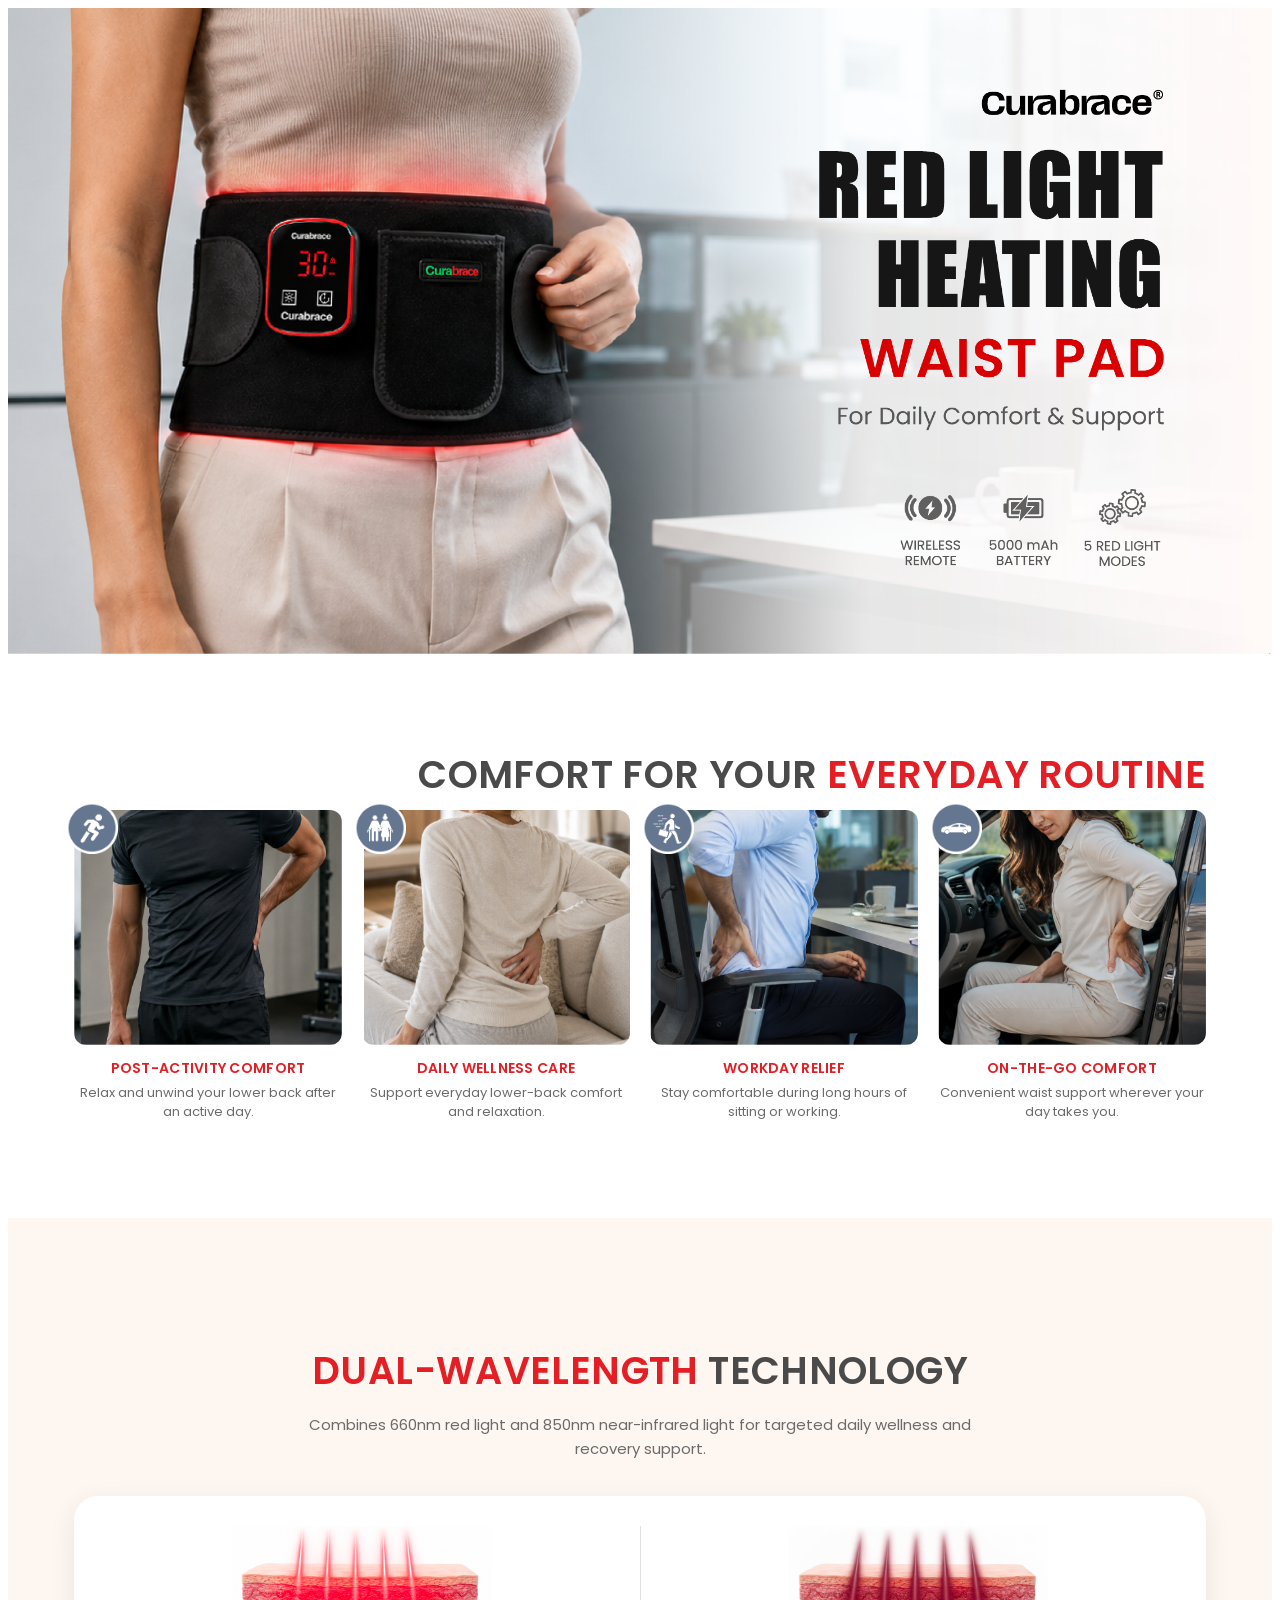
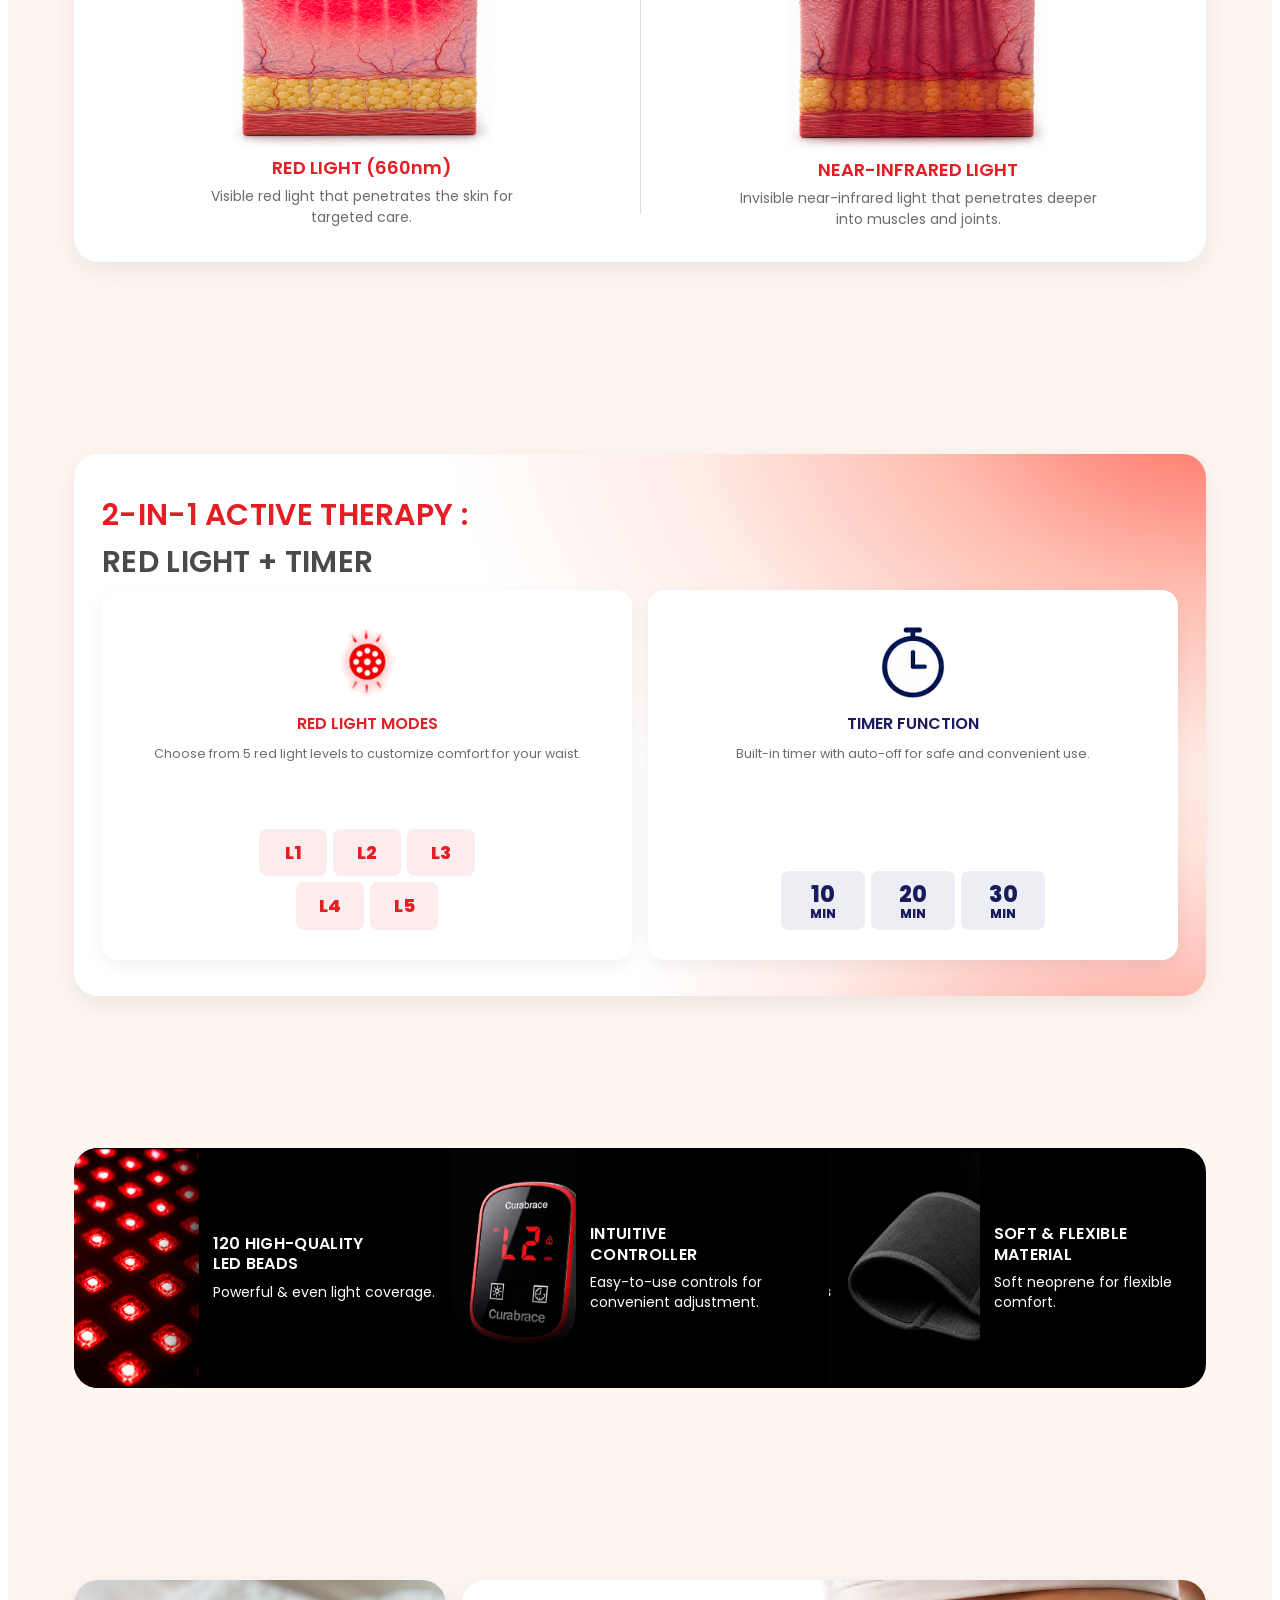
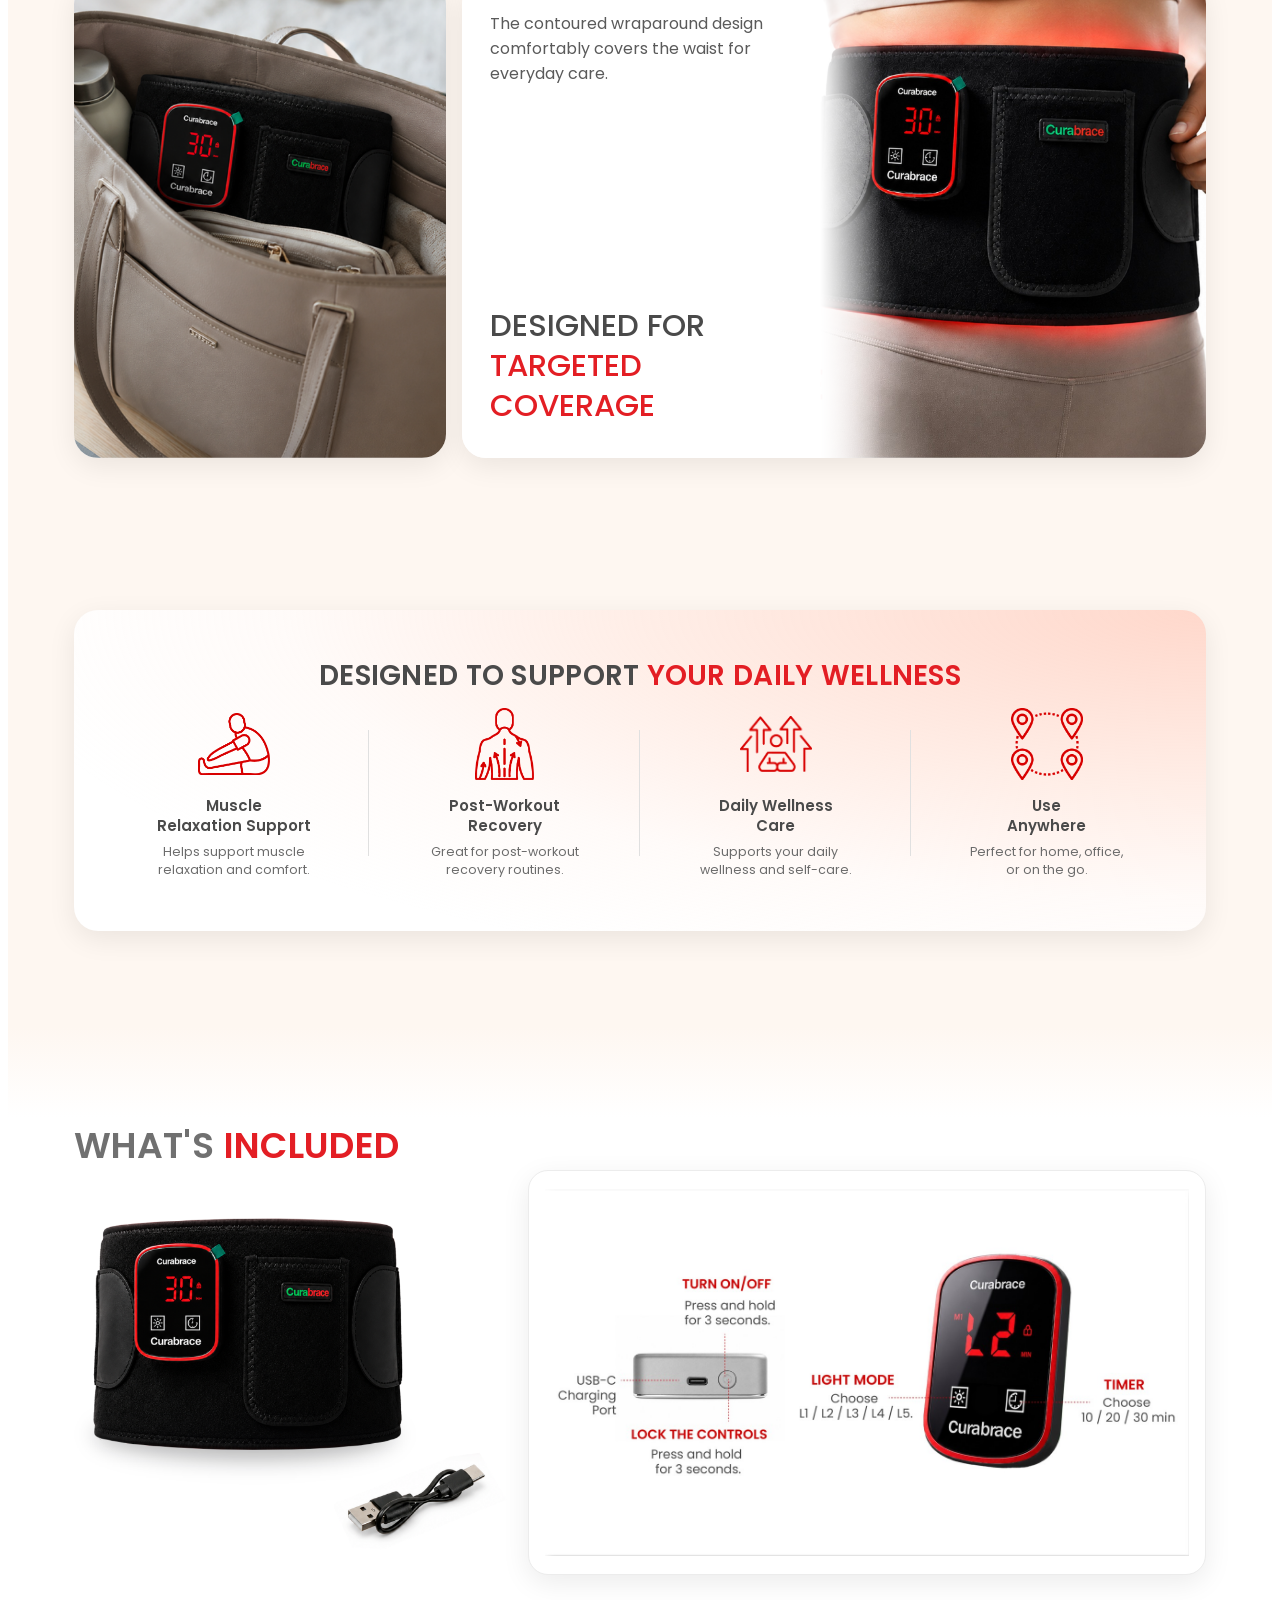
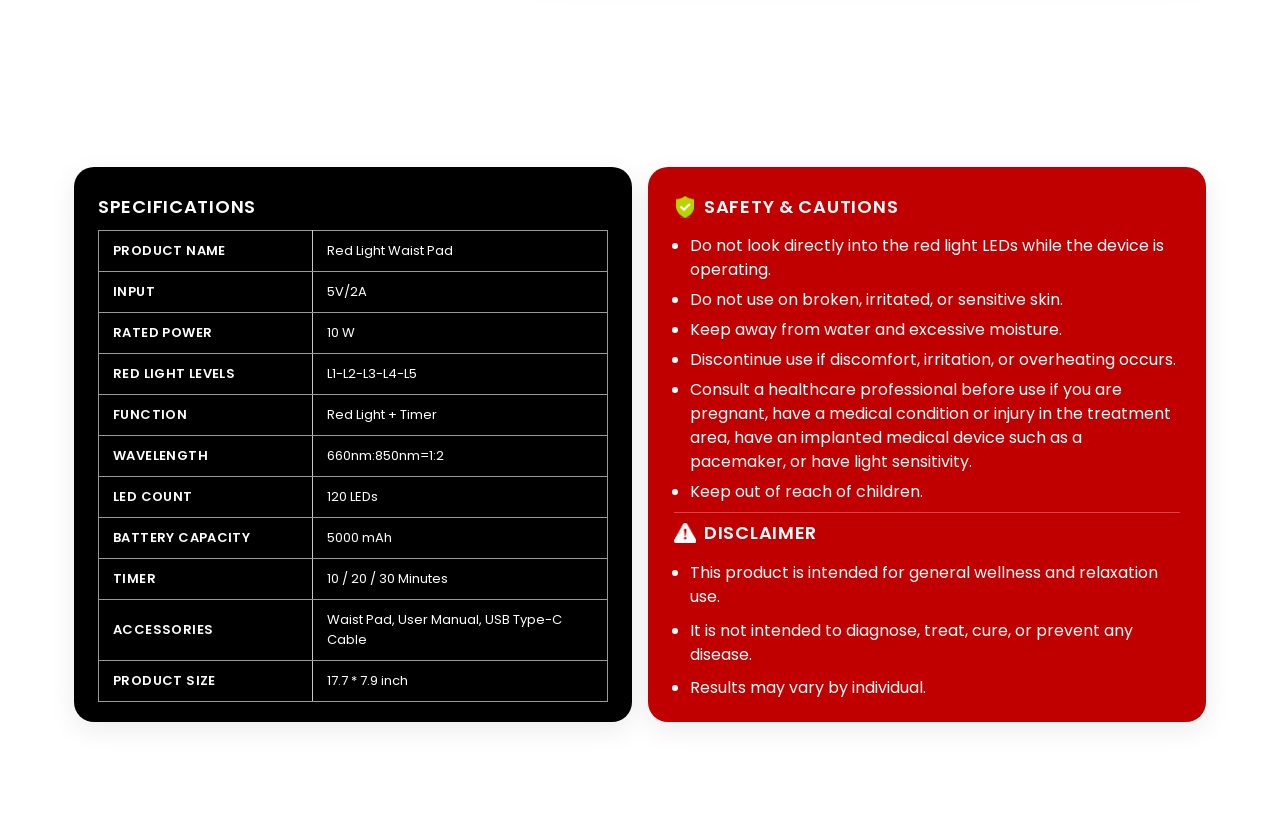
<file: Waist Pad/index.html>
<!DOCTYPE html>
<html lang="en">
<head>
    <meta charset="UTF-8">
    <meta name="viewport" content="width=device-width, initial-scale=1.0">
    <title>Curabrace Red Light Heating Waist Pad</title>
    <link rel="stylesheet" href="style.css?v=27">
    <link rel="preconnect" href="https://fonts.googleapis.com">
    <link rel="preconnect" href="https://fonts.gstatic.com" crossorigin>
    <link href="https://fonts.googleapis.com/css2?family=Poppins:wght@400;500;600;700;800&amp;display=swap" rel="stylesheet">
</head>
<body>
    <div class="waist-page">

        <section class="waist-hero">
            <img src="Proof/1.Waist-Pad_main.png" alt="Curabrace Red Light Heating Waist Pad for daily comfort and support">
        </section>

        <section class="waist-section">
            <div class="waist-container">
                <h2 class="waist-h waist-h-right">
                    COMFORT FOR YOUR <span>EVERYDAY ROUTINE</span>
                </h2>
                <div class="waist-lifestyle">
                    <article>
                        <div class="waist-life-media">
                            <img class="waist-life-icon" src="Proof/2.Waist-Pad_icon_activity.png" alt="">
                            <img src="Proof/6.Waist-Pad_activity.png" alt="Post-activity comfort">
                        </div>
                        <h3>POST-ACTIVITY COMFORT</h3>
                        <p>Relax and unwind your lower back after an active day.</p>
                    </article>
                    <article>
                        <div class="waist-life-media">
                            <img class="waist-life-icon" src="Proof/3.Waist-Pad_icon_wellness.png" alt="">
                            <img src="Proof/7.Waist-Pad_wellness.png" alt="Daily wellness care">
                        </div>
                        <h3>DAILY WELLNESS CARE</h3>
                        <p>Support everyday lower-back comfort and relaxation.</p>
                    </article>
                    <article>
                        <div class="waist-life-media">
                            <img class="waist-life-icon" src="Proof/4.Waist-Pad_icon_workday.png" alt="">
                            <img src="Proof/8.Waist-Pad_workday.png" alt="Workday relief">
                        </div>
                        <h3>WORKDAY RELIEF</h3>
                        <p>Stay comfortable during long hours of sitting or working.</p>
                    </article>
                    <article>
                        <div class="waist-life-media">
                            <img class="waist-life-icon" src="Proof/5.Waist-Pad_icon_on-the-go.png" alt="">
                            <img src="Proof/9.Waist-Pad_on-the-go.png" alt="On-the-go comfort">
                        </div>
                        <h3>ON-THE-GO COMFORT</h3>
                        <p>Convenient waist support wherever your day takes you.</p>
                    </article>
                </div>
            </div>
        </section>

        <div class="waist-tail">
        <section class="waist-section waist-wave-section">
            <div class="waist-container">
                <h2 class="waist-h waist-h-center waist-h-dual">
                    <span>DUAL-WAVELENGTH</span> TECHNOLOGY
                </h2>
                <p class="waist-lead">
                    Combines 660nm red light and 850nm near-infrared light
                    for targeted daily wellness and recovery support.
                </p>
                <div class="waist-wave-card">
                    <div class="waist-wave-col">
                        <img src="assets/wave-red.png" alt="660nm red light penetrating the skin">
                        <h3>RED LIGHT (660nm)</h3>
                        <p>Visible red light that penetrates the skin for targeted care.</p>
                    </div>
                    <div class="waist-wave-rule"></div>
                    <div class="waist-wave-col">
                        <img src="assets/wave-nir.png" alt="850nm near-infrared light reaching deeper tissue">
                        <h3>NEAR-INFRARED LIGHT</h3>
                        <p>Invisible near-infrared light that penetrates deeper into muscles and joints.</p>
                    </div>
                </div>
            </div>
        </section>

        <section class="waist-section">
            <div class="waist-container">
                <div class="waist-therapy-shell">
                    <h2 class="waist-h waist-h-left waist-h-therapy">
                        <span>2-IN-1 ACTIVE THERAPY :</span>
                        RED LIGHT + TIMER
                    </h2>
                    <div class="waist-therapy">
                        <article>
                            <img class="waist-t-icon light" src="Proof/11.Waist-Pad_icon_red-light.png" alt="">
                            <h3 class="red">RED LIGHT MODES</h3>
                            <p>Choose from 5 red light levels to customize comfort for your waist.</p>
                            <div class="waist-pills light">
                                <div class="row">
                                    <span>L1</span><span>L2</span><span>L3</span>
                                </div>
                                <div class="row">
                                    <span>L4</span><span>L5</span>
                                </div>
                            </div>
                        </article>
                        <article>
                            <img class="waist-t-icon timer" src="Proof/12.Waist-Pad_icon_timer.png" alt="">
                            <h3 class="navy">TIMER FUNCTION</h3>
                            <p>Built-in timer with auto-off for safe and convenient use.</p>
                            <div class="waist-pills timer">
                                <span><b>10</b>MIN</span>
                                <span><b>20</b>MIN</span>
                                <span><b>30</b>MIN</span>
                            </div>
                        </article>
                    </div>
                </div>
            </div>
        </section>

        <section class="waist-section waist-section-tight">
            <div class="waist-container">
                <div class="waist-features">
                    <div class="waist-feat">
                        <img src="assets/feat-led.png?v=5" alt="120 high-quality LED beads">
                        <div class="waist-feat-txt">
                            <h3>120 HIGH-QUALITY<br>LED BEADS</h3>
                            <p>Powerful &amp; even light coverage.</p>
                        </div>
                    </div>
                    <div class="waist-feat">
                        <img src="assets/feat-remote.png?v=5" alt="Intuitive controller">
                        <div class="waist-feat-txt">
                            <h3>INTUITIVE<br>CONTROLLER</h3>
                            <p>Easy-to-use controls for convenient adjustment.</p>
                        </div>
                    </div>
                    <div class="waist-feat">
                        <img src="assets/feat-fabric.png?v=5" alt="Soft and flexible wrap material">
                        <div class="waist-feat-txt">
                            <h3>SOFT &amp; FLEXIBLE<br>MATERIAL</h3>
                            <p>Soft neoprene for flexible comfort.</p>
                        </div>
                    </div>
                </div>
            </div>
        </section>

        <section class="waist-section">
            <div class="waist-container">
                <div class="waist-cover">
                    <article class="waist-cover-bag">
                        <img src="Proof/16.Waist-Pad_in-the-bag.png" alt="Waist pad packed in a travel bag">
                    </article>
                    <article class="waist-cover-main">
                        <div class="waist-cover-copy">
                            <p class="waist-cover-lead">The contoured wraparound design comfortably covers the waist for everyday care.</p>
                            <h2 class="waist-cover-title">DESIGNED FOR<br><span>TARGETED COVERAGE</span></h2>
                        </div>
                        <img src="assets/coverage.jpg" alt="Red light coverage on the waist">
                    </article>
                </div>
            </div>
        </section>

        <section class="waist-section waist-section-tight">
            <div class="waist-container">
                <div class="waist-wellness">
                    <h2 class="waist-h waist-h-center waist-h-well">
                        DESIGNED TO SUPPORT <span>YOUR DAILY WELLNESS</span>
                    </h2>
                    <div class="waist-benefits">
                        <article>
                            <img src="Proof/18.Waist-Pad_icon_relaxation.png" alt="">
                            <h3>Muscle<br>Relaxation Support</h3>
                            <p>Helps support muscle<br>relaxation and comfort.</p>
                        </article>
                        <article>
                            <img src="Proof/19.Waist-Pad_icon_recovery.png" alt="">
                            <h3>Post-Workout<br>Recovery</h3>
                            <p>Great for post-workout<br>recovery routines.</p>
                        </article>
                        <article>
                            <img src="Proof/20.Waist-Pad_icon_wellness.png" alt="">
                            <h3>Daily Wellness<br>Care</h3>
                            <p>Supports your daily<br>wellness and self-care.</p>
                        </article>
                        <article>
                            <img src="Proof/21.Waist-Pad_icon_anywhere.png" alt="">
                            <h3>Use<br>Anywhere</h3>
                            <p>Perfect for home, office,<br>or on the go.</p>
                        </article>
                    </div>
                </div>
            </div>
        </section>

        <section class="waist-section">
            <div class="waist-container">
                <h2 class="waist-h waist-h-left waist-h-included">
                    WHAT'S <span>INCLUDED</span>
                </h2>
                <div class="waist-included">
                    <div class="waist-included-product">
                        <img src="Proof/22.Waist-Pad_included.png" alt="Waist pad and USB-C charging cable">
                    </div>
                    <div class="waist-diagram">
                        <img src="assets/remote-diagram.jpg" alt="Touch controller functions: charging, power, lock, light, and timer">
                    </div>
                </div>
            </div>
        </section>

        <section class="waist-section waist-section-last">
            <div class="waist-container">
                <div class="waist-spec-grid">
                    <div class="waist-specs">
                        <h3>SPECIFICATIONS</h3>
                        <table>
                            <tr><th>PRODUCT NAME</th><td>Red Light Waist Pad</td></tr>
                            <tr><th>INPUT</th><td>5V/2A</td></tr>
                            <tr><th>RATED POWER</th><td>10 W</td></tr>
                            <tr><th>RED LIGHT LEVELS</th><td>L1-L2-L3-L4-L5</td></tr>
                            <tr><th>FUNCTION</th><td>Red Light + Timer</td></tr>
                            <tr><th>WAVELENGTH</th><td>660nm:850nm=1:2</td></tr>
                            <tr><th>LED COUNT</th><td>120 LEDs</td></tr>
                            <tr><th>BATTERY CAPACITY</th><td>5000 mAh</td></tr>
                            <tr><th>TIMER</th><td>10 / 20 / 30 Minutes</td></tr>
                            <tr><th>ACCESSORIES</th><td>Waist Pad, User Manual, USB Type-C Cable</td></tr>
                            <tr><th>PRODUCT SIZE</th><td>17.7 * 7.9 inch</td></tr>
                        </table>
                    </div>
                    <div class="waist-safety">
                        <div class="waist-safety-head">
                            <img src="Proof/25.Waist-Pad_icon_safety.png" alt="">
                            <h3>SAFETY &amp; CAUTIONS</h3>
                        </div>
                        <ul>
                            <li>Do not look directly into the red light LEDs while the device is operating.</li>
                            <li>Do not use on broken, irritated, or sensitive skin.</li>
                            <li>Keep away from water and excessive moisture.</li>
                            <li>Discontinue use if discomfort, irritation, or overheating occurs.</li>
                            <li>Consult a healthcare professional before use if you are pregnant, have a medical condition or injury in the treatment area, have an implanted medical device such as a pacemaker, or have light sensitivity.</li>
                            <li>Keep out of reach of children.</li>
                        </ul>
                        <div class="waist-disclaimer">
                            <div class="waist-safety-head">
                                <img src="Proof/26.Waist-Pad_icon_disclaimer.png" alt="">
                                <h3>DISCLAIMER</h3>
                            </div>
                            <ul>
                                <li>This product is intended for general wellness and relaxation use.</li>
                                <li>It is not intended to diagnose, treat, cure, or prevent any disease.</li>
                                <li>Results may vary by individual.</li>
                            </ul>
                        </div>
                    </div>
                </div>
            </div>
        </section>
        </div>

    </div>
</body>
</html>
</file>
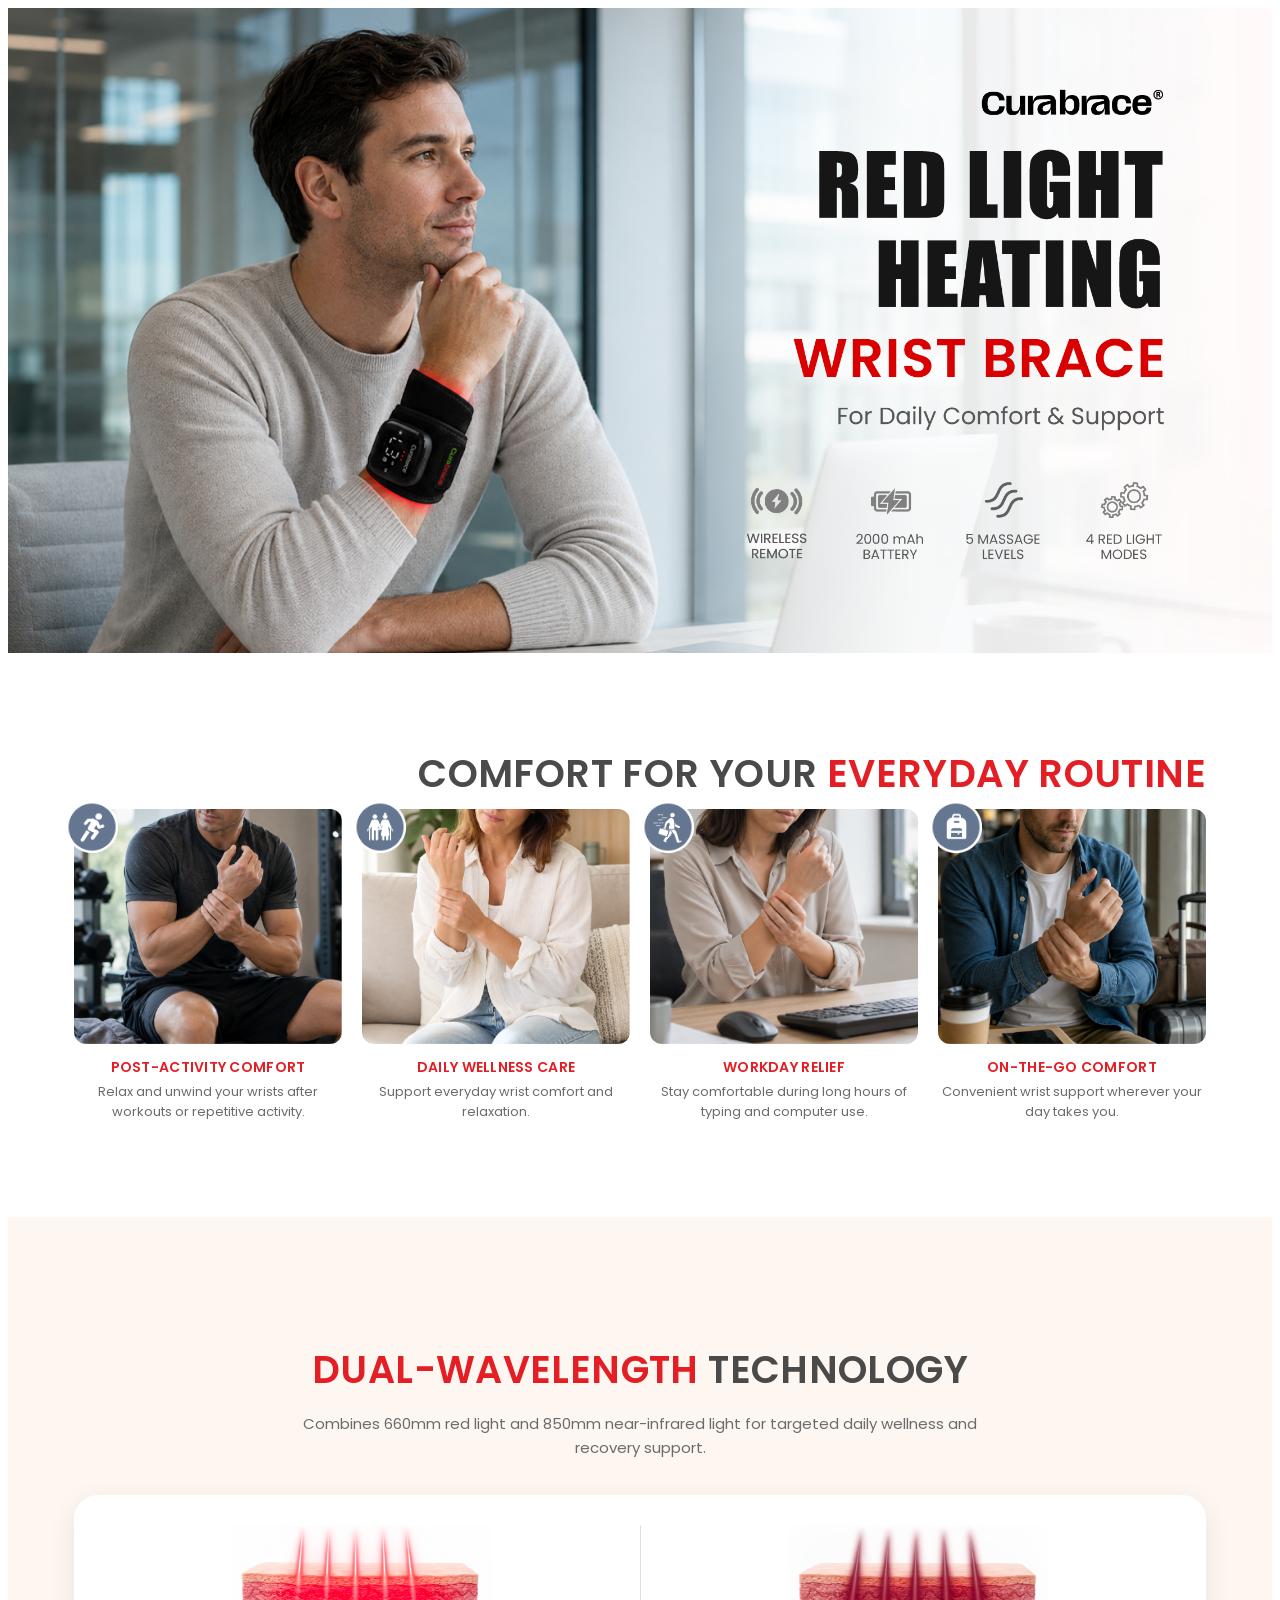
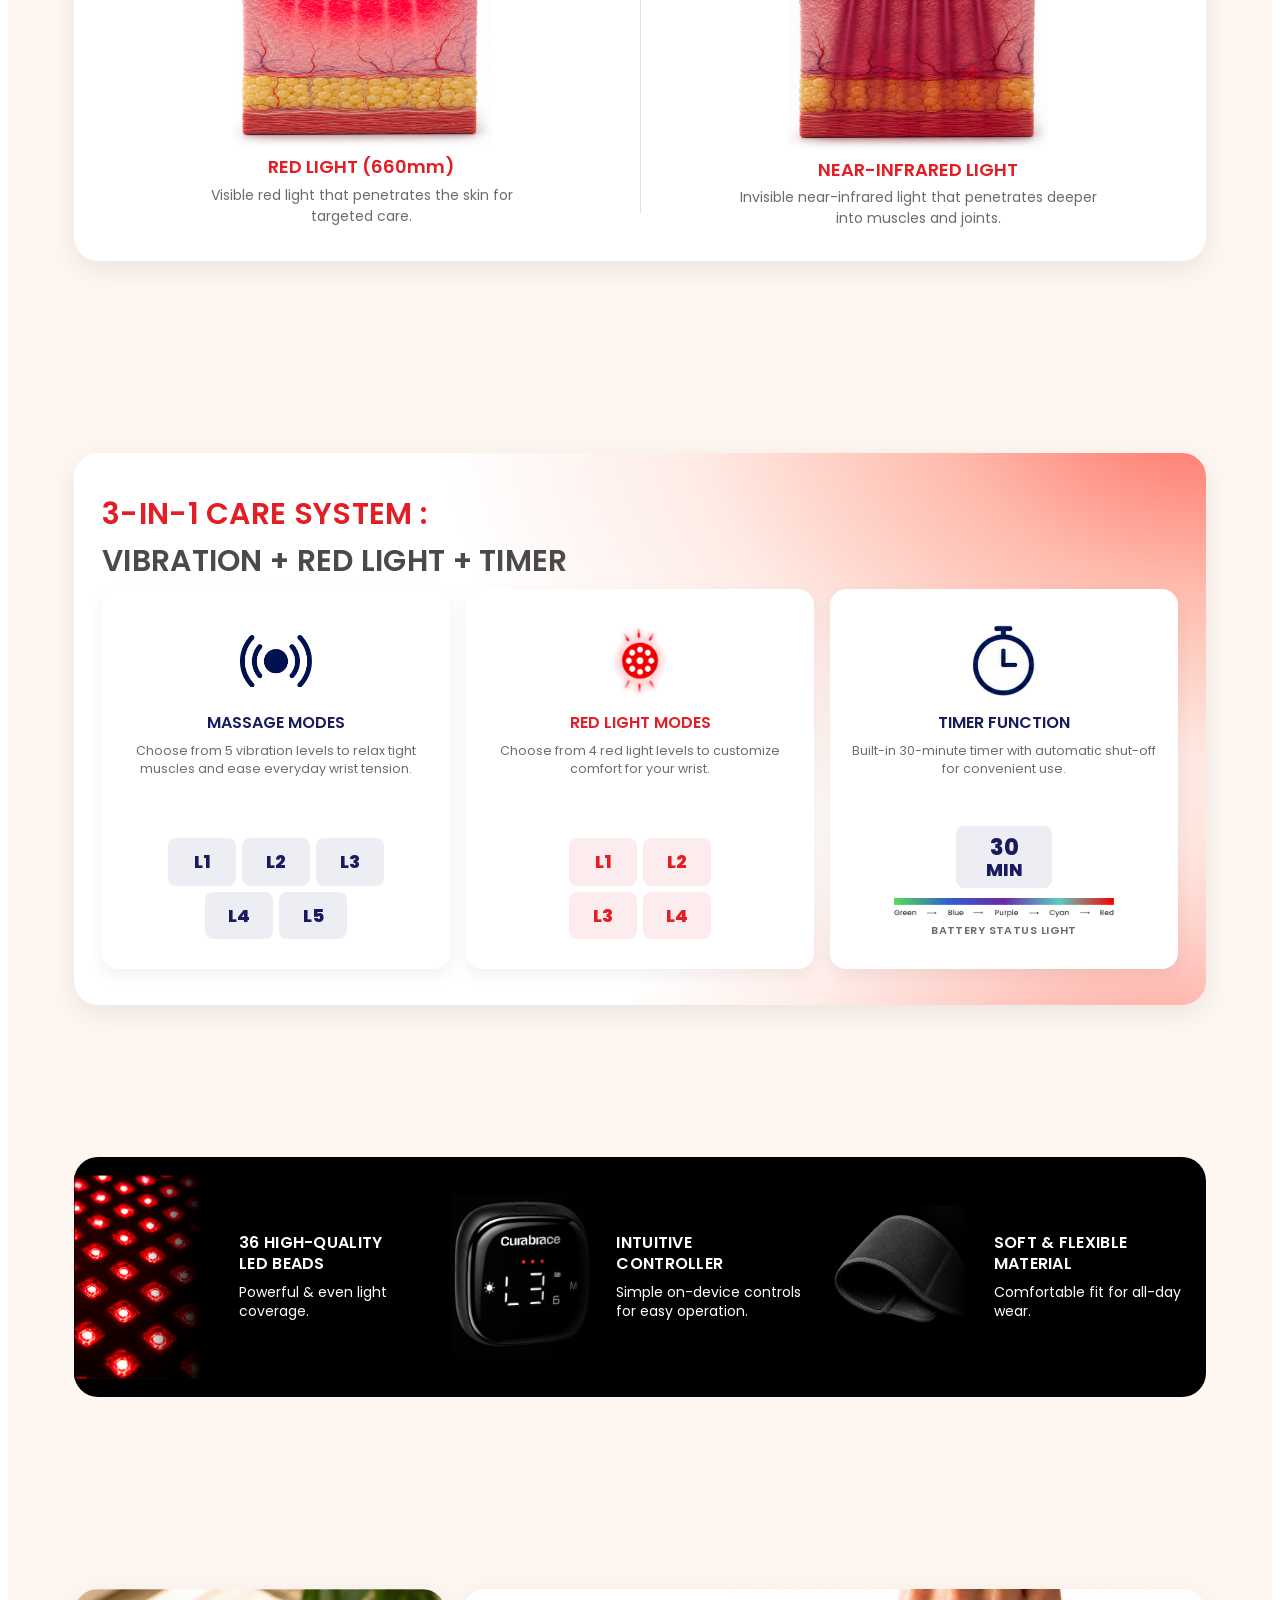
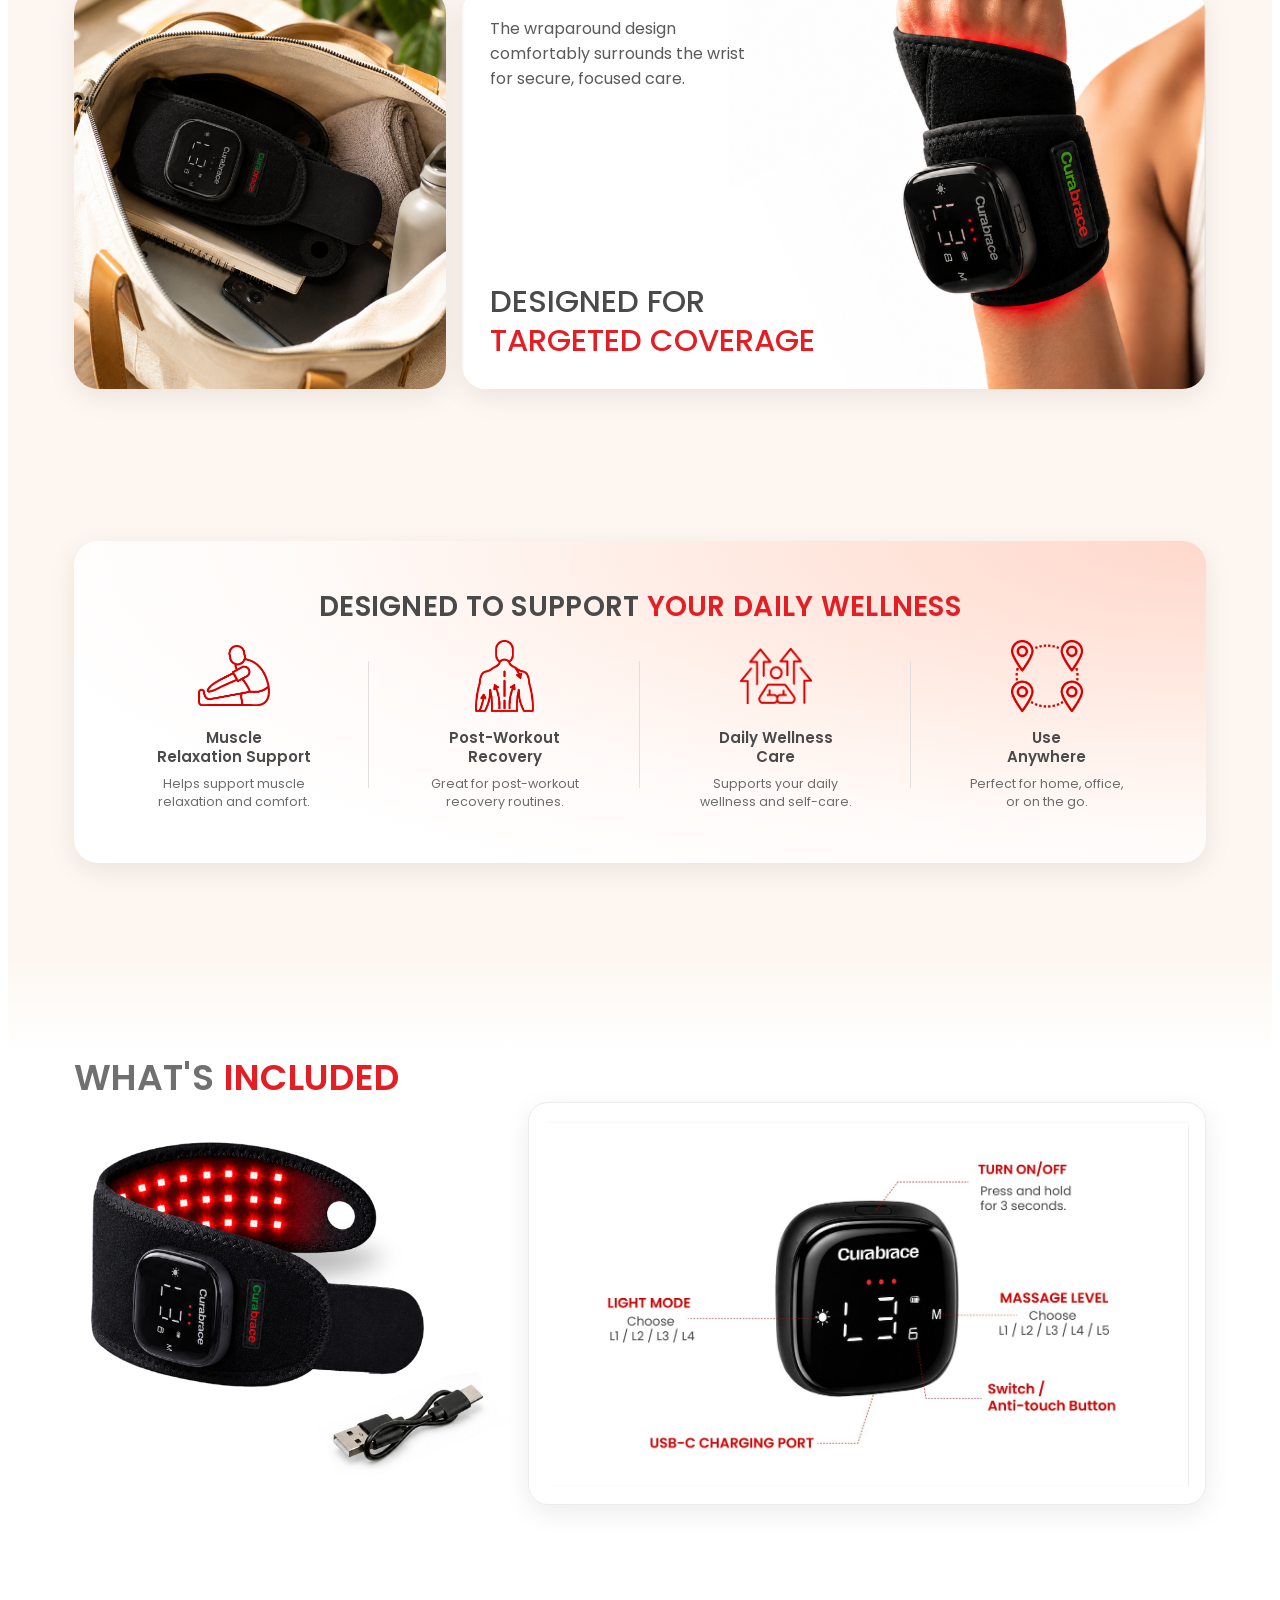
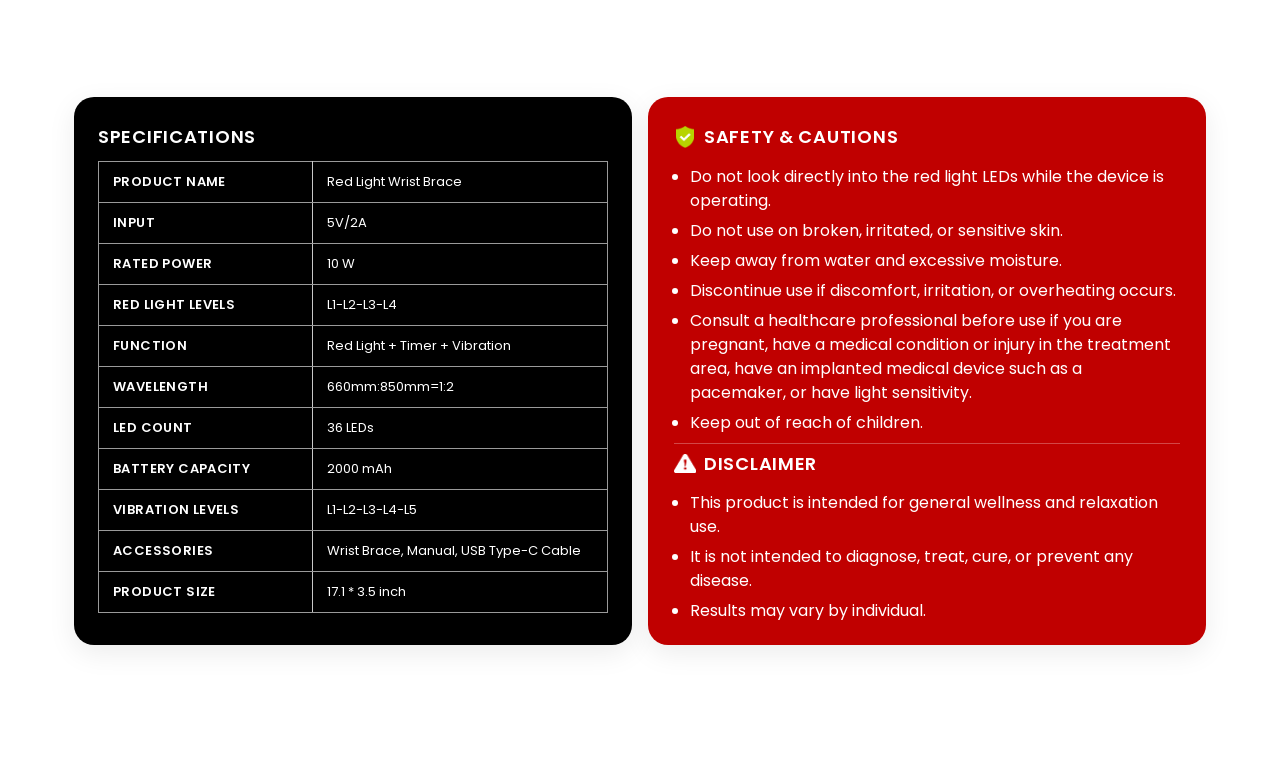
<file: Wrist/index.html>
<!DOCTYPE html>
<html lang="en">
<head>
    <meta charset="UTF-8">
    <meta name="viewport" content="width=device-width, initial-scale=1.0">
    <title>Curabrace Red Light Heating Wrist Brace</title>
    <link rel="stylesheet" href="style.css?v=23">
    <link rel="preconnect" href="https://fonts.googleapis.com">
    <link rel="preconnect" href="https://fonts.gstatic.com" crossorigin>
    <link href="https://fonts.googleapis.com/css2?family=Poppins:wght@400;500;600;700;800&amp;display=swap" rel="stylesheet">
</head>
<body>
    <div class="wrist-page">

        <section class="wrist-hero">
            <img src="Proof/1.Wrist_main.png" alt="Curabrace Red Light Heating Wrist Brace for daily comfort and support">
        </section>

        <section class="wrist-section">
            <div class="wrist-container">
                <h2 class="wrist-h wrist-h-right">
                    COMFORT FOR YOUR <span>EVERYDAY ROUTINE</span>
                </h2>
                <div class="wrist-lifestyle">
                    <article>
                        <div class="wrist-life-media">
                            <img class="wrist-life-icon" src="Proof/2.Wrist_icon_activity.png" alt="">
                            <img src="Proof/6.Wrist_activity.png" alt="Post-activity comfort">
                        </div>
                        <h3>POST-ACTIVITY COMFORT</h3>
                        <p>Relax and unwind your wrists after workouts or repetitive activity.</p>
                    </article>
                    <article>
                        <div class="wrist-life-media">
                            <img class="wrist-life-icon" src="Proof/3.Wrist_icon_wellness.png" alt="">
                            <img src="Proof/7.Wrist_wellness.png" alt="Daily wellness care">
                        </div>
                        <h3>DAILY WELLNESS CARE</h3>
                        <p>Support everyday wrist comfort and relaxation.</p>
                    </article>
                    <article>
                        <div class="wrist-life-media">
                            <img class="wrist-life-icon" src="Proof/4.Wrist_icon_workday.png" alt="">
                            <img src="Proof/8.Wrist_workday.png" alt="Workday relief">
                        </div>
                        <h3>WORKDAY RELIEF</h3>
                        <p>Stay comfortable during long hours of typing and computer use.</p>
                    </article>
                    <article>
                        <div class="wrist-life-media">
                            <img class="wrist-life-icon" src="Proof/5.Wrist_icon_on-the-go.png" alt="">
                            <img src="Proof/9.Wrist_on-the-go.png" alt="On-the-go comfort">
                        </div>
                        <h3>ON-THE-GO COMFORT</h3>
                        <p>Convenient wrist support wherever your day takes you.</p>
                    </article>
                </div>
            </div>
        </section>

        <div class="wrist-tail">
        <section class="wrist-section wrist-wave-section">
            <div class="wrist-container">
                <h2 class="wrist-h wrist-h-center wrist-h-dual">
                    <span>DUAL-WAVELENGTH</span> TECHNOLOGY
                </h2>
                <p class="wrist-lead">
                    Combines 660mm red light and 850mm near-infrared light
                    for targeted daily wellness and recovery support.
                </p>
                <div class="wrist-wave-card">
                    <div class="wrist-wave-col">
                        <img src="assets/wave-red.png" alt="660mm red light penetrating the skin">
                        <h3>RED LIGHT (660mm)</h3>
                        <p>Visible red light that penetrates the skin for targeted care.</p>
                    </div>
                    <div class="wrist-wave-rule"></div>
                    <div class="wrist-wave-col">
                        <img src="assets/wave-nir.png" alt="850mm near-infrared light reaching deeper tissue">
                        <h3>NEAR-INFRARED LIGHT</h3>
                        <p>Invisible near-infrared light that penetrates deeper into muscles and joints.</p>
                    </div>
                </div>
            </div>
        </section>

        <section class="wrist-section">
            <div class="wrist-container">
                <div class="wrist-therapy-shell">
                    <h2 class="wrist-h wrist-h-left wrist-h-therapy">
                        <span>3-IN-1 CARE SYSTEM :</span>
                        VIBRATION + RED LIGHT + TIMER
                    </h2>
                    <div class="wrist-therapy">
                        <article>
                            <div class="wrist-t-top">
                                <img class="wrist-t-icon massage" src="Proof/11.Wrist_icon_massage.png" alt="">
                                <h3 class="navy">MASSAGE MODES</h3>
                                <p>Choose from 5 vibration levels to relax tight muscles and ease everyday wrist tension.</p>
                            </div>
                            <div class="wrist-controls">
                                <div class="wrist-pills massage">
                                    <div class="row">
                                        <span>L1</span><span>L2</span><span>L3</span>
                                    </div>
                                    <div class="row">
                                        <span>L4</span><span>L5</span>
                                    </div>
                                </div>
                            </div>
                        </article>
                        <article>
                            <div class="wrist-t-top">
                                <img class="wrist-t-icon light" src="Proof/12.Wrist_icon_red-light.png" alt="">
                                <h3 class="red">RED LIGHT MODES</h3>
                                <p>Choose from 4 red light levels to customize comfort for your wrist.</p>
                            </div>
                            <div class="wrist-controls">
                                <div class="wrist-pills light">
                                    <div class="row">
                                        <span>L1</span><span>L2</span>
                                    </div>
                                    <div class="row">
                                        <span>L3</span><span>L4</span>
                                    </div>
                                </div>
                            </div>
                        </article>
                        <article>
                            <div class="wrist-t-top">
                                <img class="wrist-t-icon timer" src="Proof/13.Wrist_icon_timer.png" alt="">
                                <h3 class="navy">TIMER FUNCTION</h3>
                                <p>Built-in 30-minute timer with automatic shut-off for convenient use.</p>
                            </div>
                            <div class="wrist-controls">
                                <div class="wrist-pills timer">
                                    <span><b>30</b>MIN</span>
                                </div>
                                <div class="wrist-battery">
                                    <img src="Proof/17.Wrist_levels_battery.png" alt="Battery status light from green to red">
                                    <p>BATTERY STATUS LIGHT</p>
                                </div>
                            </div>
                        </article>
                    </div>
                </div>
            </div>
        </section>

        <section class="wrist-section wrist-section-tight">
            <div class="wrist-container">
                <div class="wrist-features">
                    <div class="wrist-feat">
                        <img src="assets/feat-led.png?v=5" alt="36 high-quality LED beads">
                        <div class="wrist-feat-txt">
                            <h3>36 HIGH-QUALITY<br>LED BEADS</h3>
                            <p>Powerful &amp; even light coverage.</p>
                        </div>
                    </div>
                    <div class="wrist-feat">
                        <img src="assets/feat-remote.png?v=5" alt="Intuitive on-device controller">
                        <div class="wrist-feat-txt">
                            <h3>INTUITIVE<br>CONTROLLER</h3>
                            <p>Simple on-device controls for easy operation.</p>
                        </div>
                    </div>
                    <div class="wrist-feat">
                        <img src="assets/feat-fabric.png?v=5" alt="Soft and flexible wrap material">
                        <div class="wrist-feat-txt">
                            <h3>SOFT &amp; FLEXIBLE<br>MATERIAL</h3>
                            <p>Comfortable fit for all-day wear.</p>
                        </div>
                    </div>
                </div>
            </div>
        </section>

        <section class="wrist-section">
            <div class="wrist-container">
                <div class="wrist-cover">
                    <article class="wrist-cover-bag">
                        <img src="Proof/19.Wrist_in-the-bag.png" alt="Wrist brace packed in a travel bag">
                    </article>
                    <article class="wrist-cover-main">
                        <img src="Proof/20.Wrist_coverage.png" alt="Red light coverage on the wrist">
                        <div class="wrist-cover-copy">
                            <p class="wrist-cover-lead">The wraparound design comfortably surrounds the wrist for secure, focused care.</p>
                            <h2 class="wrist-cover-title">DESIGNED FOR<br><span>TARGETED COVERAGE</span></h2>
                        </div>
                    </article>
                </div>
            </div>
        </section>

        <section class="wrist-section wrist-section-tight">
            <div class="wrist-container">
                <div class="wrist-wellness">
                    <h2 class="wrist-h wrist-h-center wrist-h-well">
                        DESIGNED TO SUPPORT <span>YOUR DAILY WELLNESS</span>
                    </h2>
                    <div class="wrist-benefits">
                        <article>
                            <img src="Proof/21.Wrist_icon_relaxation.png" alt="">
                            <h3>Muscle<br>Relaxation Support</h3>
                            <p>Helps support muscle<br>relaxation and comfort.</p>
                        </article>
                        <article>
                            <img src="Proof/22.Wrist_icon_recovery.png" alt="">
                            <h3>Post-Workout<br>Recovery</h3>
                            <p>Great for post-workout<br>recovery routines.</p>
                        </article>
                        <article>
                            <img src="Proof/23.Wrist_icon_wellness.png" alt="">
                            <h3>Daily Wellness<br>Care</h3>
                            <p>Supports your daily<br>wellness and self-care.</p>
                        </article>
                        <article>
                            <img src="Proof/24.Wrist_icon_anywhere.png" alt="">
                            <h3>Use<br>Anywhere</h3>
                            <p>Perfect for home, office,<br>or on the go.</p>
                        </article>
                    </div>
                </div>
            </div>
        </section>

        <section class="wrist-section">
            <div class="wrist-container">
                <h2 class="wrist-h wrist-h-left wrist-h-included">
                    WHAT'S <span>INCLUDED</span>
                </h2>
                <div class="wrist-included">
                    <div class="wrist-included-product">
                        <img src="Proof/25.Wrist_included.png" alt="Wrist brace and USB-C charging cable">
                    </div>
                    <div class="wrist-diagram">
                        <img src="assets/remote-diagram.jpg" alt="On-device controller functions: power, light mode, massage level, anti-touch, and USB-C charging">
                    </div>
                </div>
            </div>
        </section>

        <section class="wrist-section wrist-section-last">
            <div class="wrist-container">
                <div class="wrist-spec-grid">
                    <div class="wrist-specs">
                        <h3>SPECIFICATIONS</h3>
                        <table>
                            <tr><th>PRODUCT NAME</th><td>Red Light Wrist Brace</td></tr>
                            <tr><th>INPUT</th><td>5V/2A</td></tr>
                            <tr><th>RATED POWER</th><td>10 W</td></tr>
                            <tr><th>RED LIGHT LEVELS</th><td>L1-L2-L3-L4</td></tr>
                            <tr><th>FUNCTION</th><td>Red Light + Timer + Vibration</td></tr>
                            <tr><th>WAVELENGTH</th><td>660mm:850mm=1:2</td></tr>
                            <tr><th>LED COUNT</th><td>36 LEDs</td></tr>
                            <tr><th>BATTERY CAPACITY</th><td>2000 mAh</td></tr>
                            <tr><th>VIBRATION LEVELS</th><td>L1-L2-L3-L4-L5</td></tr>
                            <tr><th>ACCESSORIES</th><td>Wrist Brace, Manual, USB Type-C Cable</td></tr>
                            <tr><th>PRODUCT SIZE</th><td>17.1 * 3.5 inch</td></tr>
                        </table>
                    </div>
                    <div class="wrist-safety">
                        <div class="wrist-safety-head">
                            <img src="Proof/27.Wrist_icon_safety.png" alt="">
                            <h3>SAFETY &amp; CAUTIONS</h3>
                        </div>
                        <ul>
                            <li>Do not look directly into the red light LEDs while the device is operating.</li>
                            <li>Do not use on broken, irritated, or sensitive skin.</li>
                            <li>Keep away from water and excessive moisture.</li>
                            <li>Discontinue use if discomfort, irritation, or overheating occurs.</li>
                            <li>Consult a healthcare professional before use if you are pregnant, have a medical condition or injury in the treatment area, have an implanted medical device such as a pacemaker, or have light sensitivity.</li>
                            <li>Keep out of reach of children.</li>
                        </ul>
                        <div class="wrist-disclaimer">
                            <div class="wrist-safety-head">
                                <img src="Proof/28.Wrist_icon_disclaimer.png" alt="">
                                <h3>DISCLAIMER</h3>
                            </div>
                            <ul>
                                <li>This product is intended for general wellness and relaxation use.</li>
                                <li>It is not intended to diagnose, treat, cure, or prevent any disease.</li>
                                <li>Results may vary by individual.</li>
                            </ul>
                        </div>
                    </div>
                </div>
            </div>
        </section>
        </div>

    </div>
</body>
</html>
</file>
<file: Glove/style.css>
:root {
    --red: #e31e24;
    --red-deep: #c10000;
    --navy: #1a1a5e;
    --charcoal: #4a4a4a;
    --muted: #6b6b6b;
    --line: #e6e6e6;
    --pink: #fff0ef;
    --peach: #ffdada;
    --radius: 24px;
    --radius-sm: 16px;
    --max: 1180px;
    --shadow: 0 8px 28px rgba(0, 0, 0, 0.08);
    --font: 'Poppins', sans-serif;
    --body: 'Poppins', sans-serif;
}

.glove-page {
    width: 100%;
    max-width: 100%;
    min-width: 0;
    margin: 0;
    padding: 0;
    background: #fff;
    color: var(--charcoal);
    font-family: var(--body);
    overflow-x: hidden;
    box-sizing: border-box;
    container-type: inline-size;
    container-name: glove;
    -webkit-text-size-adjust: 100%;
    text-size-adjust: 100%;
}

.glove-page *,
.glove-page *::before,
.glove-page *::after { box-sizing: border-box; }

.glove-page img { display: block; max-width: 100%; height: auto; }
.glove-page h2,
.glove-page h3,
.glove-page p { margin: 0; }
.glove-page h1,
.glove-page h2,
.glove-page h3,
.glove-page h4,
.glove-page h5,
.glove-page h6 {
    font-family: var(--body) !important;
    line-height: 1.3 !important;
}

.glove-container {
    width: 100%;
    max-width: var(--max);
    min-width: 0;
    margin: 0 auto;
    padding: 0 24px;
}

.glove-section { padding: 96px 0 96px; }
.glove-section-tight { padding-top: 56px; }
.glove-section-last { padding-bottom: 104px; background: #fff; }

/* headings */
.glove-h {
    font-weight: 600;
    letter-spacing: 0.01em;
    line-height: 1.2;
    color: var(--charcoal);
}
.glove-h-center { text-align: center; }
.glove-h-left { text-align: left; }
.glove-h-right { text-align: right; }
.glove-h span { color: var(--red); }

.glove-h-center:not(.glove-h-dual):not(.glove-h-well),
.glove-h-right {
    font-size: clamp(26px, 3vw, 40px);
    margin: 0 0 72px;
}

.glove-page p.glove-lead,
.glove-lead {
    display: block;
    width: 100%;
    max-width: 720px;
    margin: 18px auto 36px;
    font-size: 15px;
    line-height: 1.55;
    color: var(--muted);
    font-weight: 400;
    text-align: center !important;
}

/* hero */
.glove-hero { width: 100%; overflow: hidden; }
.glove-hero img { width: 100%; }

/* lifestyle */
.glove-lifestyle {
    display: grid;
    grid-template-columns: repeat(4, 1fr);
    gap: 20px;
}
.glove-lifestyle article { padding-top: 10px; text-align: center; }
.glove-lifestyle h3 {
    color: var(--red);
    font-size: 14px;
    font-weight: 600;
    margin: 14px 0 6px;
    letter-spacing: 0.02em;
    line-height: 1.15;
    text-align: center;
}
.glove-lifestyle p {
    color: var(--muted);
    font-size: 13px;
    line-height: 1.5;
    text-align: center;
}
.glove-life-media { position: relative; }
.glove-life-media img:not(.glove-life-icon) {
    width: 100%;
    aspect-ratio: 792 / 693;
    object-fit: cover;
    border-radius: 12px;
}
.glove-life-icon {
    position: absolute;
    top: -8px;
    left: -8px;
    width: 52px;
    height: 52px;
    z-index: 1;
}

.glove-tail {
    background: #fef7f1;
}
.glove-section:has(.glove-h-included) {
    background: linear-gradient(to bottom, #fef7f1 0%, #ffffff 90px, #ffffff 100%);
}

/* dual wavelength */
.glove-wave-section {
    background: transparent;
    padding-top: 128px;
}
.glove-h-dual {
    font-size: clamp(26px, 3vw, 38px);
    margin: 0;
}
.glove-h-dual span { color: var(--red); }
.glove-h-dual { color: var(--charcoal); }

.glove-wave-card {
    display: flex;
    flex-direction: row;
    align-items: stretch;
    background: #fff;
    border-radius: var(--radius);
    box-shadow: var(--shadow);
    padding: 22px 10px 32px;
    min-width: 0;
    width: 100%;
}
.glove-wave-col {
    flex: 1 1 0;
    min-width: 0;
    max-width: 50%;
    text-align: center;
    padding: 0 18px;
}
.glove-wave-col + .glove-wave-col {
    border-left: 1px solid #e0e0e0;
}
.glove-wave-col img {
    width: min(58%, 290px);
    max-width: 100%;
    height: auto;
    margin: 8px auto;
    display: block;
    border: 0;
    object-fit: contain;
}
.glove-wave-col h3 {
    color: var(--red);
    font-size: 18px;
    font-weight: 600;
    margin: 0 0 6px;
    white-space: normal;
    overflow-wrap: break-word;
}
.glove-wave-col p {
    color: var(--muted);
    font-size: 14px;
    line-height: 1.5;
    max-width: 360px;
    margin: 0 auto;
    text-align: center !important;
}

/* 3-in-1 */
.glove-therapy-shell {
    background:
        radial-gradient(ellipse 100% 150% at 100% -12%, rgba(255, 70, 55, 0.82) 0%, rgba(255, 130, 105, 0.55) 24%, rgba(255, 185, 165, 0.28) 46%, transparent 68%),
        radial-gradient(ellipse 80% 100% at 96% 112%, rgba(255, 95, 75, 0.58) 0%, rgba(255, 170, 150, 0.22) 40%, transparent 60%),
        #fff;
    border-radius: var(--radius);
    box-shadow: var(--shadow);
    padding: 42px 28px 36px;
}
.glove-h-therapy {
    font-size: clamp(22px, 2.4vw, 30px);
    margin: 0 0 72px;
    padding-bottom: 8px;
    display: flex;
    flex-direction: column;
    gap: 8px;
    line-height: 1.15;
}
.glove-h-therapy span { color: var(--red); }
.glove-h-therapy { color: var(--charcoal); }

.glove-therapy {
    display: grid;
    grid-template-columns: repeat(3, 1fr);
    gap: 16px;
}
.glove-therapy article {
    background: #fff;
    border-radius: var(--radius-sm);
    box-shadow: 0 6px 18px rgba(0, 0, 0, 0.06);
    padding: 36px 20px 30px;
    text-align: center;
    display: flex;
    flex-direction: column;
    align-items: center;
}
.glove-page .glove-t-icon {
    height: 72px !important;
    width: 72px !important;
    max-width: 72px;
    max-height: 72px;
    object-fit: contain;
    object-position: center;
    margin: 0 0 16px;
    flex-shrink: 0;
    display: block;
}
.glove-therapy h3 {
    font-size: 16px;
    font-weight: 600;
    margin-bottom: 10px;
}
.glove-therapy h3.red { color: var(--red); }
.glove-therapy h3.navy { color: var(--navy); }
.glove-therapy p {
    color: var(--muted);
    font-size: 12.5px;
    line-height: 1.45;
    min-height: 68px;
}

.glove-pills {
    display: flex;
    justify-content: center;
    gap: 6px;
    margin-top: auto;
    padding-top: 16px;
    flex-wrap: wrap;
}
.glove-pills span {
    display: flex;
    flex-direction: column;
    align-items: center;
    justify-content: center;
    min-width: 96px;
    padding: 12px 16px 10px;
    border-radius: 8px;
    font-family: var(--font);
    font-weight: 800;
    line-height: 1.1;
    font-size: 12px;
}
.glove-pills span b {
    font-size: 18px;
    font-weight: 800;
}
.glove-pills.heat .low { background: #fde8d8; color: #ef6c00; }
.glove-pills.heat .mid { background: #fddde0; color: var(--red); }
.glove-pills.heat .high { background: #f7c5c8; color: #b50d16; }
.glove-pills.timer span {
    background: #eceef3;
    color: var(--navy);
    min-width: 84px;
}
.glove-pills.timer span b { font-size: 22px; }
.glove-pills.light {
    flex-direction: column;
    align-items: center;
    gap: 6px;
}
.glove-pills.light .row { display: flex; gap: 6px; }
.glove-pills.light span {
    background: #fdeced;
    color: var(--red);
    min-width: 68px;
    font-size: 18px;
    padding: 14px 16px;
}

/* features banner */
.glove-features {
    background: #000;
    border-radius: var(--radius);
    padding: 0 !important;
    display: flex;
    justify-content: space-between;
    gap: 0;
    align-items: stretch;
    overflow: hidden;
    color: #fff;
}
.glove-feat {
    display: flex;
    align-items: stretch;
    gap: 14px;
    flex: 1 1 0;
    min-width: 0;
    min-height: 240px;
}
.glove-feat img,
.glove-features .glove-feat img,
.glove-page .glove-feat img,
.glove-page .glove-feat:first-child img {
    width: auto !important;
    max-width: 40% !important;
    height: 240px !important;
    max-height: 240px !important;
    object-fit: contain !important;
    object-position: center center !important;
    flex-shrink: 0 !important;
    align-self: center;
    display: block !important;
    opacity: 1 !important;
    visibility: visible !important;
}


.glove-feat-txt {
    color: #fff;
    flex: 1 1 auto;
    min-width: 0;
    align-self: center;
    padding-right: 12px;
}
.glove-feat-txt h3 {
    font-size: 16px;
    font-weight: 600;
    letter-spacing: 0.02em;
    line-height: 1.25;
    margin: 0 0 8px;
    color: #fff !important;
    white-space: nowrap;
    overflow-wrap: normal;
    word-break: normal;
    hyphens: none;
}
.glove-feat-txt p {
    font-size: 14px;
    font-weight: 400;
    color: #fff !important;
    line-height: 1.4;
}

/* coverage */
.glove-cover {
    display: grid;
    grid-template-columns: 0.86fr 1.72fr;
    gap: 16px;
    align-items: stretch;
}
.glove-cover-main,
.glove-cover-bag {
    margin: 0;
    background: #fff;
    border-radius: var(--radius);
    box-shadow: var(--shadow);
    overflow: hidden;
    position: relative;
    min-height: 400px;
}
.glove-cover-main img,
.glove-cover-bag img {
    position: absolute;
    inset: 0;
    width: 100%;
    height: 100%;
    object-fit: cover;
}
.glove-cover-main img {
    object-position: right center;
}
.glove-cover-bag img {
    object-position: center;
}
.glove-cover-copy {
    position: absolute;
    top: 28px;
    left: 28px;
    bottom: 28px;
    right: 46%;
    display: flex;
    flex-direction: column;
    justify-content: space-between;
    text-align: left;
}
.glove-cover-lead {
    margin: 0;
    max-width: 280px;
    font-size: 16px;
    font-weight: 400;
    line-height: 1.55;
    color: #5a5a5a;
    background: none;
}
.glove-cover-title {
    margin: 0;
    font-size: clamp(22px, 2.4vw, 32px);
    font-weight: 500;
    color: var(--charcoal);
    line-height: 1.2;
}
.glove-cover-title span { color: var(--red); white-space: nowrap; }

/* wellness */
.glove-wellness {
    background:
        radial-gradient(ellipse 140% 155% at 100% 0%, rgba(255, 192, 172, 0.62) 0%, rgba(255, 210, 192, 0.38) 36%, rgba(255, 228, 216, 0.16) 58%, transparent 78%),
        #ffffff;
    border-radius: var(--radius);
    box-shadow: var(--shadow);
    padding: 48px 24px 40px;
}
.glove-h-well {
    font-size: clamp(20px, 2.3vw, 28px);
    margin: 0 0 56px;
    color: var(--charcoal);
}
.glove-h-well span {
    color: var(--red);
}
.glove-benefits {
    display: grid;
    grid-template-columns: repeat(4, 1fr);
}
.glove-benefits article {
    text-align: center;
    padding: 14px 18px 12px;
    position: relative;
}
.glove-benefits article:not(:last-child)::after {
    content: "";
    position: absolute;
    right: 0;
    top: 18%;
    bottom: 18%;
    width: 1px;
    background: #e0e0e0;
}
.glove-benefits img {
    width: 72px;
    height: 72px;
    object-fit: contain;
    margin: 0 auto 16px;
}
.glove-benefits h3 {
    font-size: 15px;
    font-weight: 600;
    color: var(--charcoal);
    line-height: 1.1;
    margin-bottom: 8px;
}
.glove-benefits p {
    color: var(--muted);
    font-size: 12.5px;
    line-height: 1.45;
}

/* what's included */
.glove-h-included {
    font-size: clamp(26px, 3vw, 36px);
    margin: 0 0 26px;
    color: #707070;
    font-weight: 600;
    font-family: var(--body);
}
.glove-h-included span {
    color: var(--red);
    font-weight: 600;
}
.glove-included {
    display: grid;
    grid-template-columns: 0.82fr 1.28fr;
    gap: 20px;
    align-items: center;
}
.glove-included-product img { width: 100%; }

.glove-diagram {
    border: 1px solid #ececec;
    border-radius: 20px;
    padding: 18px 16px;
    background: #fff;
    box-shadow: var(--shadow);
}
.glove-diagram img {
    width: 100%;
    height: auto;
    display: block;
}
.callout {
    font-size: 12px;
    line-height: 1.3;
}
.callout strong {
    display: block;
    color: var(--red);
    font-family: var(--font);
    font-weight: 800;
    font-size: 12px;
    letter-spacing: 0.02em;
}
.callout span {
    display: block;
    color: #707070;
    font-size: 11px;
    margin-top: 2px;
}
.glove-diag-side {
    display: flex;
    flex-direction: column;
    gap: 10px;
    justify-content: center;
}
.glove-diag-side img {
    width: 100%;
    max-width: 220px;
    margin: 4px 0;
}
.glove-diag-front {
    display: flex;
    flex-direction: column;
    gap: 10px;
    align-items: flex-start;
}
.glove-diag-front-row {
    display: grid;
    grid-template-columns: 1fr 0.85fr;
    gap: 10px;
    align-items: center;
    width: 100%;
}
.glove-diag-front img {
    width: 100%;
    max-width: 150px;
    background: #111;
    border-radius: 18px;
    padding: 8px;
}

/* specs */
.glove-spec-grid {
    display: grid;
    grid-template-columns: 1fr 1fr;
    gap: 16px;
    align-items: stretch;
    width: 100%;
}
.glove-specs,
.glove-safety {
    border-radius: 20px;
    box-shadow: var(--shadow);
    overflow: hidden;
    min-width: 0;
}
.glove-specs {
    background: #000;
    color: #fff;
    padding: 28px 24px 20px;
}
.glove-specs h3 {
    font-size: 18px;
    font-weight: 600;
    letter-spacing: 0.04em;
    margin: 0 0 12px;
    color: #fff !important;
    font-family: var(--body);
}
.glove-specs table {
    width: 100%;
    border-collapse: collapse !important;
    border: 1px solid #9a9a9a !important;
}
.glove-specs th,
.glove-specs td {
    padding: 10px 14px;
    text-align: left;
    font-size: 13px;
    border: 1px solid #9a9a9a !important;
    vertical-align: middle;
    color: #fff !important;
}
.glove-specs th {
    width: 42%;
    font-family: var(--font);
    font-weight: 600;
    letter-spacing: 0.03em;
    color: #fff !important;
    border-right: 1px solid #c8c8c8 !important;
}
.glove-specs td {
    color: #fff !important;
    font-weight: 400;
}

.glove-safety {
    background: #c00000;
    color: #fff;
    padding: 28px 26px 22px;
    display: flex;
    flex-direction: column;
    justify-content: space-between;
    gap: 0;
}
.glove-safety-head {
    display: flex;
    align-items: center;
    gap: 8px;
    margin-bottom: 16px;
    flex-shrink: 0;
}
.glove-safety-head img {
    width: 22px;
    height: 22px;
    object-fit: contain;
}
.glove-safety h3 {
    font-size: 18px;
    font-weight: 600;
    letter-spacing: 0.04em;
    font-family: var(--body);
    color: #fff !important;
}
.glove-safety ul {
    margin: 0;
    padding-left: 16px;
    list-style: disc;
    flex: 1;
    display: flex;
    flex-direction: column;
    justify-content: space-between;
    gap: 6px;
}
.glove-safety li {
    font-size: 16px;
    line-height: 1.5;
    margin: 0;
}
.glove-safety li::marker { color: #fff; }
.glove-disclaimer {
    margin-top: 8px;
    padding-top: 8px;
    border-top: 1px solid rgba(255,255,255,0.28);
    flex: 0.72;
    display: flex;
    flex-direction: column;
}
.glove-disclaimer ul {
    flex: 1;
    justify-content: space-between;
}

@container glove (max-width: 1024px) {
    .glove-section { padding: 72px 0 48px; }
    .glove-section-tight { padding-top: 36px; }
    .glove-section-last { padding-bottom: 72px; }
    .glove-wave-section { padding-top: 80px; }

    .glove-h-right { text-align: left; }

    .glove-lifestyle,
    .glove-therapy,
    .glove-benefits { grid-template-columns: repeat(2, 1fr); }
    .glove-features,
    .glove-cover,
    .glove-included,
    .glove-spec-grid { grid-template-columns: 1fr; }
    .glove-wave-card {
        flex-direction: column;
        padding: 20px 16px 24px;
    }
    .glove-wave-col { max-width: 100%; }
    .glove-wave-col + .glove-wave-col {
        border-left: 0;
        border-top: 1px solid #e0e0e0;
        padding-top: 24px;
        margin-top: 12px;
    }
    .glove-wave-col img { width: 70%; max-width: 260px; }

    .glove-therapy p { min-height: 0; }

    .glove-features {
        display: flex;
        flex-direction: column;
        align-items: stretch;
        padding: 8px 14px;
        gap: 8px;
        min-height: 0;
    }
    .glove-feat { gap: 10px; padding: 0; }
    .glove-feat img,
    .glove-page .glove-feat img,
    .glove-page .glove-feat:first-child img {
        width: 72px !important;
        height: 72px !important;
        max-width: 72px !important;
        max-height: 72px !important;
        object-fit: contain !important;
    }

    .glove-cover-main,
    .glove-cover-bag { min-height: 0; }
    .glove-cover-main img,
    .glove-cover-bag img {
        position: relative;
        inset: auto;
        width: 100%;
        height: 280px;
        object-fit: cover;
    }
    .glove-cover-copy {
        position: relative;
        left: auto;
        right: auto;
        top: auto;
        bottom: auto;
        padding: 18px 20px 22px;
        text-align: left;
        justify-content: flex-start;
        gap: 14px;
    }
    .glove-cover-lead { max-width: none; }
    .glove-cover-title span { white-space: normal; }

    .glove-benefits article:nth-child(2)::after { display: none; }
    .glove-safety { justify-content: flex-start; }
    .glove-safety ul,
    .glove-disclaimer { flex: none; }
}

@container glove (max-width: 700px) {
    .glove-section { padding: 48px 0 36px; }
    .glove-section-tight { padding-top: 24px; }
    .glove-section-last { padding-bottom: 56px; }
    .glove-container { padding: 0 16px; }
    .glove-wave-section { padding-top: 56px; }

    .glove-h-right,
    .glove-h-left,
    .glove-h-center:not(.glove-h-dual):not(.glove-h-well),
    .glove-h-dual,
    .glove-h-included {
        font-size: 22px;
        margin-bottom: 32px;
    }
    .glove-h-therapy { font-size: 20px; margin-bottom: 32px; }
    .glove-h-well { font-size: 18px; margin-bottom: 36px; }
    .glove-page p.glove-lead { font-size: 14px; margin: 12px auto 24px; }

    .glove-lifestyle { gap: 14px; }
    .glove-life-icon { width: 40px; height: 40px; top: -4px; left: -4px; }
    .glove-lifestyle h3 { font-size: 12px; }

    .glove-therapy { grid-template-columns: 1fr; }
    .glove-therapy-shell { padding: 22px 14px 18px; }
    .glove-therapy article { padding: 24px 16px 20px; }
    .glove-pills span { min-width: 70px; }

    .glove-features {
        padding: 8px 12px;
        border-radius: 18px;
        gap: 4px;
    }
    .glove-feat { gap: 10px; }
    .glove-feat-txt { padding-right: 0; }
    .glove-feat-txt h3 { font-size: 13px; margin: 0 0 4px; }
    .glove-feat-txt p { font-size: 12px; }
    .glove-feat img,
    .glove-page .glove-feat img,
    .glove-page .glove-feat:first-child img {
        width: 72px !important;
        height: 72px !important;
        max-width: 72px !important;
        max-height: 72px !important;
        object-fit: contain !important;
    }

    .glove-cover-main img,
    .glove-cover-bag img { height: 220px; }
    .glove-cover-copy { padding: 16px 16px 18px; }
    .glove-cover-lead { font-size: 14px; }
    .glove-cover-title { font-size: 20px; }

    .glove-wellness { padding: 28px 14px 22px; }
    .glove-benefits { gap: 8px 0; }
    .glove-benefits article { padding: 12px 10px; }
    .glove-benefits article::after { display: none; }
    .glove-benefits img { width: 56px; height: 56px; margin-bottom: 10px; }
    .glove-benefits h3 { font-size: 13px; }
    .glove-benefits p { font-size: 12px; }

    .glove-specs,
    .glove-safety { padding: 20px 16px 16px; border-radius: 16px; }
    .glove-specs h3,
    .glove-safety h3 { font-size: 16px; }
    .glove-specs th,
    .glove-specs td {
        padding: 8px 10px;
        font-size: 12px;
        word-break: break-word;
    }
    .glove-safety li { font-size: 13px; line-height: 1.45; }

    .glove-diag-front-row { grid-template-columns: 1fr; }
}

@container glove (max-width: 480px) {
    .glove-h-right { text-align: left; }
    .glove-cover-copy { text-align: left; }
    .glove-cover-lead { margin-left: 0; }
}
</file>
<file: Knee Brace/style.css>
:root {
    --red: #e31e24;
    --red-deep: #c10000;
    --navy: #1a1a5e;
    --charcoal: #4a4a4a;
    --muted: #6b6b6b;
    --line: #e6e6e6;
    --pink: #fff0ef;
    --peach: #ffdada;
    --radius: 24px;
    --radius-sm: 16px;
    --max: 1180px;
    --shadow: 0 8px 28px rgba(0, 0, 0, 0.08);
    --font: 'Poppins', sans-serif;
    --body: 'Poppins', sans-serif;
}

.knee-page {
    width: 100%;
    max-width: 100%;
    min-width: 0;
    margin: 0;
    padding: 0;
    background: #fff;
    color: var(--charcoal);
    font-family: var(--body);
    overflow-x: hidden;
    box-sizing: border-box;
    container-type: inline-size;
    container-name: knee;
    -webkit-text-size-adjust: 100%;
    text-size-adjust: 100%;
}

.knee-page *,
.knee-page *::before,
.knee-page *::after { box-sizing: border-box; }

.knee-page img { display: block; max-width: 100%; height: auto; }
.knee-page h2,
.knee-page h3,
.knee-page p { margin: 0; }
.knee-page h1,
.knee-page h2,
.knee-page h3,
.knee-page h4,
.knee-page h5,
.knee-page h6 {
    font-family: var(--body) !important;
    line-height: 1.3 !important;
}

.knee-container {
    width: 100%;
    max-width: var(--max);
    margin: 0 auto;
    padding: 0 24px;
}

.knee-section { padding: 96px 0 96px; }
.knee-section-tight { padding-top: 56px; }
.knee-section-last { padding-bottom: 104px; background: #fff; }

/* headings */
.knee-h {
    font-weight: 600;
    letter-spacing: 0.01em;
    line-height: 1.2;
    color: var(--charcoal);
}
.knee-h-center { text-align: center; }
.knee-h-left { text-align: left; }
.knee-h-right { text-align: right; }
.knee-h span { color: var(--red); }

.knee-h-center:not(.knee-h-dual):not(.knee-h-well),
.knee-h-right {
    font-size: clamp(26px, 3vw, 40px);
    margin: 0 0 72px;
}

.knee-page p.knee-lead,
.knee-lead {
    display: block;
    width: 100%;
    max-width: 720px;
    margin: 18px auto 36px;
    font-size: 15px;
    line-height: 1.55;
    color: var(--muted);
    font-weight: 400;
    text-align: center !important;
}

/* hero */
.knee-hero { width: 100%; overflow: hidden; }
.knee-hero img { width: 100%; }

/* lifestyle */
.knee-lifestyle {
    display: grid;
    grid-template-columns: repeat(4, 1fr);
    gap: 20px;
}
.knee-lifestyle article { padding-top: 10px; text-align: center; }
.knee-lifestyle h3 {
    color: var(--red);
    font-size: 14px;
    font-weight: 600;
    margin: 14px 0 6px;
    letter-spacing: 0.02em;
    line-height: 1.15;
    text-align: center;
}
.knee-lifestyle p {
    color: var(--muted);
    font-size: 13px;
    line-height: 1.5;
    text-align: center;
}
.knee-life-media { position: relative; }
.knee-life-media img:not(.knee-life-icon) {
    width: 100%;
    aspect-ratio: 792 / 693;
    object-fit: cover;
    border-radius: 12px;
}
.knee-life-icon {
    position: absolute;
    top: -8px;
    left: -8px;
    width: 52px;
    height: 52px;
    z-index: 1;
}

.knee-tail {
    background: #fef7f1;
}
.knee-section:has(.knee-h-included) {
    background: linear-gradient(to bottom, #fef7f1 0%, #ffffff 90px, #ffffff 100%);
}

/* dual wavelength */
.knee-wave-section {
    background: transparent;
    padding-top: 128px;
}
.knee-h-dual {
    font-size: clamp(26px, 3vw, 38px);
    margin: 0;
}
.knee-h-dual span { color: var(--red); }
.knee-h-dual { color: var(--charcoal); }

.knee-wave-card {
    display: flex;
    flex-direction: row;
    align-items: stretch;
    background: #fff;
    border-radius: var(--radius);
    box-shadow: var(--shadow);
    padding: 22px 10px 32px;
    min-width: 0;
    width: 100%;
}
.knee-wave-col {
    flex: 1 1 0;
    min-width: 0;
    max-width: 50%;
    text-align: center;
    padding: 0 18px;
}
.knee-wave-col img {
    width: 70%;
    max-width: 260px;
    height: auto;
    margin: 8px auto;
    display: block;
    border: 0;
}
.knee-wave-col h3 {
    color: var(--red);
    font-size: 18px;
    font-weight: 600;
    margin: 0 0 6px;
    white-space: normal;
    writing-mode: horizontal-tb;
    word-break: normal;
    overflow-wrap: break-word;
}
.knee-wave-col p {
    color: var(--muted);
    font-size: 14px;
    line-height: 1.5;
    max-width: 360px;
    margin: 0 auto;
    text-align: center !important;
}
.knee-wave-rule {
    flex: 0 0 1px;
    width: 1px;
    background: #e0e0e0;
    margin: 8px 0 16px;
    align-self: stretch;
}

/* 3-in-1 */
.knee-therapy-shell {
    background:
        radial-gradient(ellipse 100% 150% at 100% -12%, rgba(255, 70, 55, 0.82) 0%, rgba(255, 130, 105, 0.55) 24%, rgba(255, 185, 165, 0.28) 46%, transparent 68%),
        radial-gradient(ellipse 80% 100% at 96% 112%, rgba(255, 95, 75, 0.58) 0%, rgba(255, 170, 150, 0.22) 40%, transparent 60%),
        #fff;
    border-radius: var(--radius);
    box-shadow: var(--shadow);
    padding: 42px 28px 36px;
}
.knee-h-therapy {
    font-size: clamp(22px, 2.4vw, 30px);
    margin: 0 0 72px;
    padding-bottom: 8px;
    display: flex;
    flex-direction: column;
    gap: 8px;
    line-height: 1.15;
}
.knee-h-therapy span { color: var(--red); }
.knee-h-therapy { color: var(--charcoal); }

.knee-therapy {
    display: grid;
    grid-template-columns: repeat(3, 1fr);
    gap: 16px;
}
.knee-therapy article {
    background: #fff;
    border-radius: var(--radius-sm);
    box-shadow: 0 6px 18px rgba(0, 0, 0, 0.06);
    padding: 40px 20px 30px;
    text-align: center;
    display: flex;
    flex-direction: column;
    align-items: center;
    justify-content: flex-end;
}
.knee-page .knee-t-icon {
    height: 72px !important;
    width: 72px !important;
    max-width: 72px;
    max-height: 72px;
    object-fit: contain;
    object-position: center;
    margin: 0 0 16px;
    flex-shrink: 0;
    display: block;
}
.knee-therapy h3 {
    font-size: 16px;
    font-weight: 600;
    margin-bottom: 10px;
}
.knee-therapy h3.red { color: var(--red); }
.knee-therapy h3.navy { color: var(--navy); }
.knee-therapy p {
    color: var(--muted);
    font-size: 12.5px;
    line-height: 1.45;
    min-height: 68px;
}

.knee-pills {
    display: flex;
    justify-content: center;
    align-items: flex-end;
    gap: 6px;
    margin-top: 28px;
    min-height: 90px;
    flex-wrap: wrap;
}
.knee-pills span {
    display: flex;
    flex-direction: column;
    align-items: center;
    justify-content: center;
    min-width: 96px;
    padding: 12px 16px 10px;
    border-radius: 8px;
    font-family: var(--font);
    font-weight: 800;
    line-height: 1.1;
    font-size: 12px;
}
.knee-pills span b {
    font-size: 18px;
    font-weight: 800;
}
.knee-pills.heat .low { background: #fde8d8; color: #ef6c00; }
.knee-pills.heat .mid { background: #fddde0; color: var(--red); }
.knee-pills.heat .high { background: #f7c5c8; color: #b50d16; }
.knee-pills.massage span {
    background: #eceef3;
    color: var(--navy);
    min-width: 84px;
    font-size: 18px;
    padding: 14px 18px;
}
.knee-pills.light {
    flex-direction: column;
    align-items: center;
    gap: 6px;
}
.knee-pills.light .row { display: flex; gap: 6px; }
.knee-pills.light span {
    background: #fdeced;
    color: var(--red);
    min-width: 68px;
    font-size: 18px;
    padding: 14px 16px;
}

/* features banner */
.knee-features {
    background: #000;
    border-radius: var(--radius);
    padding: 0 !important;
    display: flex;
    justify-content: space-between;
    gap: 0;
    align-items: stretch;
    overflow: hidden;
    color: #fff;
}
.knee-feat {
    display: flex;
    align-items: stretch;
    gap: 14px;
    flex: 1 1 0;
    min-width: 0;
    min-height: 240px;
}
.knee-feat img,
.knee-features .knee-feat img,
.knee-page .knee-feat img,
.knee-page .knee-feat:first-child img {
    width: auto !important;
    max-width: 40% !important;
    height: 240px !important;
    max-height: 240px !important;
    object-fit: contain !important;
    object-position: center center !important;
    flex-shrink: 0 !important;
    align-self: center;
    display: block !important;
    opacity: 1 !important;
    visibility: visible !important;
}


.knee-feat-txt {
    color: #fff;
    flex: 1 1 auto;
    min-width: 0;
    align-self: center;
    padding-right: 12px;
}
.knee-feat-txt h3 {
    font-size: 16px;
    font-weight: 600;
    letter-spacing: 0.02em;
    line-height: 1.25;
    margin: 0 0 8px;
    color: #fff !important;
    white-space: nowrap;
    overflow-wrap: normal;
    word-break: normal;
    hyphens: none;
}
.knee-feat-txt p {
    font-size: 14px;
    font-weight: 400;
    color: #fff !important;
    line-height: 1.4;
}

/* coverage */
.knee-cover {
    display: grid;
    grid-template-columns: 0.86fr 1.72fr;
    gap: 16px;
    align-items: stretch;
}
.knee-cover-main,
.knee-cover-bag {
    margin: 0;
    background: #fff;
    border-radius: var(--radius);
    box-shadow: var(--shadow);
    overflow: hidden;
    position: relative;
    min-height: 400px;
}
.knee-cover-main img,
.knee-cover-bag img {
    position: absolute;
    inset: 0;
    width: 100%;
    height: 100%;
    object-fit: cover;
}
.knee-cover-main img {
    object-position: left center;
}
.knee-cover-bag img {
    object-position: center;
}
.knee-cover-copy {
    position: absolute;
    top: 28px;
    right: 28px;
    bottom: 28px;
    left: 46%;
    display: flex;
    flex-direction: column;
    justify-content: space-between;
    text-align: right;
}
.knee-cover-lead {
    margin: 0 0 0 auto;
    max-width: 280px;
    font-size: 16px;
    font-weight: 400;
    line-height: 1.55;
    color: #5a5a5a;
    background: none;
}
.knee-cover-title {
    margin: 0;
    font-size: clamp(22px, 2.4vw, 32px);
    font-weight: 500;
    color: var(--charcoal);
    line-height: 1.2;
}
.knee-cover-title span { color: var(--red); white-space: nowrap; }

/* wellness */
.knee-wellness {
    background:
        radial-gradient(ellipse 140% 155% at 100% 0%, rgba(255, 192, 172, 0.62) 0%, rgba(255, 210, 192, 0.38) 36%, rgba(255, 228, 216, 0.16) 58%, transparent 78%),
        #ffffff;
    border-radius: var(--radius);
    box-shadow: var(--shadow);
    padding: 48px 24px 40px;
}
.knee-h-well {
    font-size: clamp(20px, 2.3vw, 28px);
    margin: 0 0 56px;
    color: var(--charcoal);
}
.knee-h-well span {
    color: var(--red);
}
.knee-benefits {
    display: grid;
    grid-template-columns: repeat(4, 1fr);
}
.knee-benefits article {
    text-align: center;
    padding: 14px 18px 12px;
    position: relative;
}
.knee-benefits article:not(:last-child)::after {
    content: "";
    position: absolute;
    right: 0;
    top: 18%;
    bottom: 18%;
    width: 1px;
    background: #e0e0e0;
}
.knee-benefits img {
    width: 72px;
    height: 72px;
    object-fit: contain;
    margin: 0 auto 16px;
}
.knee-benefits h3 {
    font-size: 15px;
    font-weight: 600;
    color: var(--charcoal);
    line-height: 1.1;
    margin-bottom: 8px;
}
.knee-benefits p {
    color: var(--muted);
    font-size: 12.5px;
    line-height: 1.45;
}

/* what's included */
.knee-h-included {
    font-size: clamp(26px, 3vw, 36px);
    margin: 0 0 26px;
    color: #707070;
    font-weight: 600;
    font-family: var(--body);
}
.knee-h-included span {
    color: var(--red);
    font-weight: 600;
}
.knee-included {
    display: grid;
    grid-template-columns: 0.82fr 1.28fr;
    gap: 20px;
    align-items: center;
}
.knee-included-product img { width: 100%; }

.knee-diagram {
    border: 1px solid #ececec;
    border-radius: 20px;
    padding: 18px 16px;
    background: #fff;
    box-shadow: var(--shadow);
}
.knee-diagram img {
    width: 100%;
    height: auto;
    display: block;
}
.callout {
    font-size: 12px;
    line-height: 1.3;
}
.callout strong {
    display: block;
    color: var(--red);
    font-family: var(--font);
    font-weight: 800;
    font-size: 12px;
    letter-spacing: 0.02em;
}
.callout span {
    display: block;
    color: #707070;
    font-size: 11px;
    margin-top: 2px;
}
.knee-diag-side {
    display: flex;
    flex-direction: column;
    gap: 10px;
    justify-content: center;
}
.knee-diag-side img {
    width: 100%;
    max-width: 220px;
    margin: 4px 0;
}
.knee-diag-front {
    display: flex;
    flex-direction: column;
    gap: 10px;
    align-items: flex-start;
}
.knee-diag-front-row {
    display: grid;
    grid-template-columns: 1fr 0.85fr;
    gap: 10px;
    align-items: center;
    width: 100%;
}
.knee-diag-front img {
    width: 100%;
    max-width: 150px;
    background: #111;
    border-radius: 18px;
    padding: 8px;
}

/* specs */
.knee-spec-grid {
    display: grid;
    grid-template-columns: 1fr 1fr;
    gap: 16px;
    align-items: stretch;
    width: 100%;
}
.knee-specs,
.knee-safety {
    border-radius: 20px;
    box-shadow: var(--shadow);
    overflow: hidden;
    min-width: 0;
}
.knee-specs {
    background: #000;
    color: #fff;
    padding: 28px 24px 20px;
}
.knee-specs h3 {
    font-size: 18px;
    font-weight: 600;
    letter-spacing: 0.04em;
    margin: 0 0 12px;
    color: #fff !important;
    font-family: var(--body);
}
.knee-specs table {
    width: 100%;
    border-collapse: collapse !important;
    border: 1px solid #9a9a9a !important;
}
.knee-specs th,
.knee-specs td {
    padding: 10px 14px;
    text-align: left;
    font-size: 13px;
    border: 1px solid #9a9a9a !important;
    vertical-align: middle;
    color: #fff !important;
}
.knee-specs th {
    width: 42%;
    font-family: var(--font);
    font-weight: 600;
    letter-spacing: 0.03em;
    color: #fff !important;
    border-right: 1px solid #c8c8c8 !important;
}
.knee-specs td {
    color: #fff !important;
    font-weight: 400;
}

.knee-safety {
    background: #c00000;
    color: #fff;
    padding: 28px 26px 22px;
    display: flex;
    flex-direction: column;
    justify-content: space-between;
    gap: 0;
}
.knee-safety-head {
    display: flex;
    align-items: center;
    gap: 8px;
    margin-bottom: 16px;
    flex-shrink: 0;
}
.knee-safety-head img {
    width: 22px;
    height: 22px;
    object-fit: contain;
}
.knee-safety h3 {
    font-size: 18px;
    font-weight: 600;
    letter-spacing: 0.04em;
    font-family: var(--body);
    color: #fff !important;
}
.knee-safety ul {
    margin: 0;
    padding-left: 16px;
    list-style: disc;
    flex: 1;
    display: flex;
    flex-direction: column;
    justify-content: space-between;
    gap: 6px;
}
.knee-safety li {
    font-size: 16px;
    line-height: 1.5;
    margin: 0;
}
.knee-safety li::marker { color: #fff; }
.knee-disclaimer {
    margin-top: 8px;
    padding-top: 8px;
    border-top: 1px solid rgba(255,255,255,0.28);
    flex: 0.72;
    display: flex;
    flex-direction: column;
}
.knee-disclaimer ul {
    flex: 1;
    justify-content: space-between;
}

@container knee (max-width: 1024px) {
    .knee-section { padding: 72px 0 48px; }
    .knee-section-tight { padding-top: 36px; }
    .knee-section-last { padding-bottom: 72px; }
    .knee-wave-section { padding-top: 80px; }

    .knee-h-right { text-align: left; }

    .knee-lifestyle,
    .knee-therapy,
    .knee-benefits { grid-template-columns: repeat(2, 1fr); }
    .knee-features,
    .knee-cover,
    .knee-included,
    .knee-spec-grid { grid-template-columns: 1fr; }
    .knee-wave-card {
        flex-direction: column;
        padding: 20px 16px 24px;
    }
    .knee-wave-col { max-width: 100%; }
    .knee-wave-rule {
        width: auto;
        height: 1px;
        margin: 20px 24px;
        align-self: auto;
    }
    .knee-wave-col img { width: 70%; max-width: 260px; }

    .knee-therapy p { min-height: 0; }

    .knee-features {
        display: flex;
        flex-direction: column;
        align-items: stretch;
        padding: 8px 14px;
        gap: 8px;
        min-height: 0;
    }
    .knee-feat { gap: 10px; padding: 0; }
    .knee-feat img,
    .knee-page .knee-feat img,
    .knee-page .knee-feat:first-child img {
        width: 72px !important;
        height: 72px !important;
        max-width: 72px !important;
        max-height: 72px !important;
        object-fit: contain !important;
    }

    .knee-cover-main,
    .knee-cover-bag { min-height: 0; }
    .knee-cover-main img,
    .knee-cover-bag img {
        position: relative;
        inset: auto;
        width: 100%;
        height: 280px;
        object-fit: cover;
    }
    .knee-cover-copy {
        position: relative;
        left: auto;
        right: auto;
        top: auto;
        bottom: auto;
        padding: 18px 20px 22px;
        text-align: right;
        justify-content: flex-start;
        gap: 14px;
    }
    .knee-cover-lead { max-width: none; }
    .knee-cover-title span { white-space: normal; }

    .knee-benefits article:nth-child(2)::after { display: none; }
    .knee-safety { justify-content: flex-start; }
    .knee-safety ul,
    .knee-disclaimer { flex: none; }
}

@container knee (max-width: 700px) {
    .knee-section { padding: 48px 0 36px; }
    .knee-section-tight { padding-top: 24px; }
    .knee-section-last { padding-bottom: 56px; }
    .knee-container { padding: 0 16px; }
    .knee-wave-section { padding-top: 56px; }

    .knee-h-right,
    .knee-h-left,
    .knee-h-center:not(.knee-h-dual):not(.knee-h-well),
    .knee-h-dual,
    .knee-h-included {
        font-size: 22px;
        margin-bottom: 32px;
    }
    .knee-h-therapy { font-size: 20px; margin-bottom: 32px; }
    .knee-h-well { font-size: 18px; margin-bottom: 36px; }
    .knee-lead { font-size: 14px; margin: 12px auto 24px; }

    .knee-lifestyle { gap: 14px; }
    .knee-life-icon { width: 40px; height: 40px; top: -4px; left: -4px; }
    .knee-lifestyle h3 { font-size: 12px; }

    .knee-therapy { grid-template-columns: 1fr; }
    .knee-therapy-shell { padding: 22px 14px 18px; }
    .knee-therapy article { padding: 24px 16px 20px; }
    .knee-pills {
        margin-top: 16px;
        min-height: 0;
    }
    .knee-pills span { min-width: 70px; }

    .knee-features {
        padding: 8px 12px;
        border-radius: 18px;
        gap: 8px;
    }
    .knee-feat { gap: 10px; padding: 0; }
    .knee-feat-txt { padding-right: 0; }
    .knee-feat-txt h3 { font-size: 13px; margin: 0 0 4px; }
    .knee-feat-txt p { font-size: 12px; }
    .knee-feat img,
    .knee-page .knee-feat img,
    .knee-page .knee-feat:first-child img {
        width: 72px !important;
        height: 72px !important;
        max-width: 72px !important;
        max-height: 72px !important;
        object-fit: contain !important;
    }

    .knee-cover-main img,
    .knee-cover-bag img { height: 220px; }
    .knee-cover-copy { padding: 16px 16px 18px; }
    .knee-cover-lead { font-size: 14px; }
    .knee-cover-title { font-size: 20px; }

    .knee-wellness { padding: 28px 14px 22px; }
    .knee-benefits { gap: 8px 0; }
    .knee-benefits article { padding: 12px 10px; }
    .knee-benefits article::after { display: none; }
    .knee-benefits img { width: 56px; height: 56px; margin-bottom: 10px; }
    .knee-benefits h3 { font-size: 13px; }
    .knee-benefits p { font-size: 12px; }

    .knee-specs,
    .knee-safety { padding: 20px 16px 16px; border-radius: 16px; }
    .knee-specs h3,
    .knee-safety h3 { font-size: 16px; }
    .knee-specs th,
    .knee-specs td {
        padding: 8px 10px;
        font-size: 12px;
        word-break: break-word;
    }
    .knee-safety li { font-size: 13px; line-height: 1.45; }

    .knee-diag-front-row { grid-template-columns: 1fr; }
}

@container knee (max-width: 480px) {
    .knee-h-right { text-align: left; }
    .knee-cover-copy { text-align: left; }
    .knee-cover-lead { margin-left: 0; }
}
</file>
<file: Knee Pad/style.css>
:root {
    --red: #e31e24;
    --red-deep: #c10000;
    --navy: #1a1a5e;
    --charcoal: #4a4a4a;
    --muted: #6b6b6b;
    --line: #e6e6e6;
    --pink: #fff0ef;
    --peach: #ffdada;
    --radius: 24px;
    --radius-sm: 16px;
    --max: 1180px;
    --shadow: 0 8px 28px rgba(0, 0, 0, 0.08);
    --font: 'Poppins', sans-serif;
    --body: 'Poppins', sans-serif;
}

.pad-page {
    width: 100%;
    max-width: 100%;
    min-width: 0;
    margin: 0;
    padding: 0;
    background: #fff;
    color: var(--charcoal);
    font-family: var(--body);
    overflow-x: hidden;
    box-sizing: border-box;
    container-type: inline-size;
    container-name: kneepad;
    -webkit-text-size-adjust: 100%;
    text-size-adjust: 100%;
}

.pad-page *,
.pad-page *::before,
.pad-page *::after { box-sizing: border-box; }

.pad-page img { display: block; max-width: 100%; height: auto; }
.pad-page h2,
.pad-page h3,
.pad-page p { margin: 0; }
.pad-page h1,
.pad-page h2,
.pad-page h3,
.pad-page h4,
.pad-page h5,
.pad-page h6 {
    font-family: var(--body) !important;
    line-height: 1.3 !important;
}

.pad-container {
    width: 100%;
    max-width: var(--max);
    min-width: 0;
    margin: 0 auto;
    padding: 0 24px;
}

.pad-section { padding: 96px 0 96px; }
.pad-section-tight { padding-top: 56px; }
.pad-section-last { padding-bottom: 104px; background: #fff; }

/* headings */
.pad-h {
    font-weight: 600;
    letter-spacing: 0.01em;
    line-height: 1.2;
    color: var(--charcoal);
}
.pad-h-center { text-align: center; }
.pad-h-left { text-align: left; }
.pad-h-right { text-align: right; }
.pad-h span { color: var(--red); }

.pad-h-center:not(.pad-h-dual):not(.pad-h-well),
.pad-h-right {
    font-size: clamp(26px, 3vw, 40px);
    margin: 0 0 72px;
}

.pad-page p.pad-lead,
.pad-lead {
    display: block;
    width: 100%;
    max-width: 720px;
    margin: 18px auto 36px;
    font-size: 15px;
    line-height: 1.55;
    color: var(--muted);
    font-weight: 400;
    text-align: center !important;
}

/* hero */
.pad-hero { width: 100%; overflow: hidden; }
.pad-hero img { width: 100%; }

/* lifestyle */
.pad-lifestyle {
    display: grid;
    grid-template-columns: repeat(4, 1fr);
    gap: 20px;
}
.pad-lifestyle article { padding-top: 10px; text-align: center; }
.pad-lifestyle h3 {
    color: var(--red);
    font-size: 14px;
    font-weight: 600;
    margin: 14px 0 6px;
    letter-spacing: 0.02em;
    line-height: 1.15;
    text-align: center;
}
.pad-lifestyle p {
    color: var(--muted);
    font-size: 13px;
    line-height: 1.5;
    text-align: center;
}
.pad-life-media { position: relative; }
.pad-life-media img:not(.pad-life-icon) {
    width: 100%;
    aspect-ratio: 792 / 693;
    object-fit: cover;
    border-radius: 12px;
}
.pad-life-icon {
    position: absolute;
    top: -8px;
    left: -8px;
    width: 52px;
    height: 52px;
    z-index: 1;
}

.pad-tail {
    background: #fef7f1;
}
.pad-section:has(.pad-h-included) {
    background: linear-gradient(to bottom, #fef7f1 0%, #ffffff 90px, #ffffff 100%);
}

/* dual wavelength */
.pad-wave-section {
    background: transparent;
    padding-top: 128px;
}
.pad-h-dual {
    font-size: clamp(26px, 3vw, 38px);
    margin: 0;
}
.pad-h-dual span { color: var(--red); }
.pad-h-dual { color: var(--charcoal); }

.pad-wave-card {
    display: flex;
    flex-direction: row;
    align-items: stretch;
    background: #fff;
    border-radius: var(--radius);
    box-shadow: var(--shadow);
    padding: 22px 10px 32px;
    min-width: 0;
    width: 100%;
}
.pad-wave-col {
    flex: 1 1 0;
    min-width: 0;
    max-width: 50%;
    text-align: center;
    padding: 0 18px;
}
.pad-wave-col img {
    width: 70%;
    max-width: 260px;
    height: auto;
    margin: 8px auto;
    display: block;
    border: 0;
}
.pad-wave-col h3 {
    color: var(--red);
    font-size: 18px;
    font-weight: 600;
    margin: 0 0 6px;
    white-space: normal;
    writing-mode: horizontal-tb;
    word-break: normal;
    overflow-wrap: break-word;
}
.pad-wave-col p {
    color: var(--muted);
    font-size: 14px;
    line-height: 1.5;
    max-width: 360px;
    margin: 0 auto;
    text-align: center !important;
}
.pad-wave-rule {
    flex: 0 0 1px;
    width: 1px;
    background: #e0e0e0;
    margin: 8px 0 16px;
    align-self: stretch;
}

/* 3-in-1 */
.pad-therapy-shell {
    background:
        radial-gradient(ellipse 100% 150% at 100% -12%, rgba(255, 70, 55, 0.82) 0%, rgba(255, 130, 105, 0.55) 24%, rgba(255, 185, 165, 0.28) 46%, transparent 68%),
        radial-gradient(ellipse 80% 100% at 96% 112%, rgba(255, 95, 75, 0.58) 0%, rgba(255, 170, 150, 0.22) 40%, transparent 60%),
        #fff;
    border-radius: var(--radius);
    box-shadow: var(--shadow);
    padding: 42px 28px 36px;
}
.pad-h-therapy {
    font-size: clamp(22px, 2.4vw, 30px);
    margin: 0 0 72px;
    padding-bottom: 8px;
    display: flex;
    flex-direction: column;
    gap: 8px;
    line-height: 1.15;
}
.pad-h-therapy span { color: var(--red); }
.pad-h-therapy { color: var(--charcoal); }

.pad-therapy {
    display: grid;
    grid-template-columns: repeat(3, 1fr);
    gap: 16px;
    align-items: stretch;
}
.pad-therapy article {
    background: #fff;
    border-radius: var(--radius-sm);
    box-shadow: 0 6px 18px rgba(0, 0, 0, 0.06);
    padding: 32px 20px 24px;
    text-align: center;
    display: flex;
    flex-direction: column;
    align-items: center;
}
.pad-t-icon-wrap {
    display: flex;
    align-items: center;
    justify-content: center;
    width: 96px;
    height: 72px;
    flex-shrink: 0;
    margin: 0 0 14px;
}
.pad-page .pad-t-icon,
.pad-page .pad-t-icon.massage,
.pad-page .pad-t-icon.light {
    height: 64px !important;
    width: auto !important;
    max-width: 96px !important;
    max-height: 64px !important;
    object-fit: contain !important;
    object-position: center !important;
    margin: 0 !important;
    flex-shrink: 0;
    display: block;
}
.pad-therapy h3 {
    font-size: 16px;
    font-weight: 600;
    margin: 0 0 10px;
    min-height: 20px;
    flex-shrink: 0;
}
.pad-therapy h3.red { color: var(--red); }
.pad-therapy h3.navy { color: var(--navy); }
.pad-therapy p {
    color: var(--muted);
    font-size: 12.5px;
    line-height: 1.45;
    min-height: 55px;
    margin: 0;
    flex: 1;
}

.pad-pills {
    display: flex;
    justify-content: center;
    align-items: flex-end;
    gap: 6px;
    margin-top: auto;
    padding-top: 16px;
    min-height: 96px;
    width: 100%;
    flex-wrap: wrap;
}
.pad-pills span {
    display: flex;
    flex-direction: column;
    align-items: center;
    justify-content: center;
    min-width: 96px;
    padding: 12px 16px 10px;
    border-radius: 8px;
    font-family: var(--font);
    font-weight: 800;
    line-height: 1.1;
    font-size: 12px;
}
.pad-pills span b {
    font-size: 18px;
    font-weight: 800;
}
.pad-pills.heat .low { background: #fde8d8; color: #ef6c00; }
.pad-pills.heat .mid { background: #fddde0; color: var(--red); }
.pad-pills.heat .high { background: #f7c5c8; color: #b50d16; }
.pad-pills.massage span {
    background: #eceef3;
    color: var(--navy);
    min-width: 84px;
    font-size: 18px;
    padding: 14px 18px;
}
.pad-pills.light {
    flex-direction: column;
    align-items: center;
    justify-content: flex-end;
    gap: 6px;
}
.pad-pills.light .row { display: flex; gap: 6px; }
.pad-pills.light span {
    background: #fdeced;
    color: var(--red);
    min-width: 68px;
    font-size: 18px;
    padding: 14px 16px;
}

/* features banner */
.pad-features {
    background: #000;
    border-radius: var(--radius);
    padding: 0 !important;
    display: flex;
    justify-content: space-between;
    gap: 0;
    align-items: stretch;
    overflow: hidden;
    color: #fff;
}
.pad-feat {
    display: flex;
    align-items: stretch;
    gap: 14px;
    flex: 1 1 0;
    min-width: 0;
    min-height: 240px;
}
.pad-feat img,
.pad-features .pad-feat img,
.pad-page .pad-feat img,
.pad-page .pad-feat:first-child img {
    width: auto !important;
    max-width: 40% !important;
    height: 240px !important;
    max-height: 240px !important;
    object-fit: contain !important;
    object-position: center center !important;
    flex-shrink: 0 !important;
    align-self: center;
    display: block !important;
}


.pad-feat-txt {
    color: #fff;
    flex: 1 1 auto;
    min-width: 0;
    align-self: center;
    padding-right: 12px;
}
.pad-feat-txt h3 {
    font-size: 16px;
    font-weight: 600;
    letter-spacing: 0.02em;
    line-height: 1.25;
    margin: 0 0 8px;
    color: #fff !important;
    white-space: nowrap;
    overflow-wrap: normal;
    word-break: normal;
    hyphens: none;
}
.pad-feat-txt p {
    font-size: 14px;
    font-weight: 400;
    color: #fff !important;
    line-height: 1.4;
}

/* coverage */
.pad-cover {
    display: grid;
    grid-template-columns: 0.86fr 1.72fr;
    gap: 16px;
    align-items: stretch;
}
.pad-cover-main,
.pad-cover-bag {
    margin: 0;
    background: #fff;
    border-radius: var(--radius);
    box-shadow: var(--shadow);
    overflow: hidden;
    position: relative;
    min-height: 400px;
}
.pad-cover-main img,
.pad-cover-bag img {
    position: absolute;
    inset: 0;
    width: 100%;
    height: 100%;
    object-fit: cover;
}
.pad-cover-main img {
    object-position: left center;
}
.pad-cover-bag img {
    object-position: center;
}
.pad-cover-copy {
    position: absolute;
    top: 28px;
    left: 28px;
    bottom: 28px;
    right: 46%;
    display: flex;
    flex-direction: column;
    justify-content: space-between;
    text-align: left;
}
.pad-cover-lead {
    margin: 0;
    max-width: 280px;
    font-size: 16px;
    font-weight: 400;
    line-height: 1.55;
    color: #5a5a5a;
    background: none;
}
.pad-cover-title {
    margin: 0;
    font-size: clamp(22px, 2.4vw, 32px);
    font-weight: 500;
    color: var(--charcoal);
    line-height: 1.2;
}
.pad-cover-title span { color: var(--red); white-space: nowrap; }

/* wellness */
.pad-wellness {
    background:
        radial-gradient(ellipse 140% 155% at 100% 0%, rgba(255, 192, 172, 0.62) 0%, rgba(255, 210, 192, 0.38) 36%, rgba(255, 228, 216, 0.16) 58%, transparent 78%),
        #ffffff;
    border-radius: var(--radius);
    box-shadow: var(--shadow);
    padding: 48px 24px 40px;
}
.pad-h-well {
    font-size: clamp(20px, 2.3vw, 28px);
    margin: 0 0 56px;
    color: var(--charcoal);
}
.pad-h-well span {
    color: var(--red);
}
.pad-benefits {
    display: grid;
    grid-template-columns: repeat(4, 1fr);
}
.pad-benefits article {
    text-align: center;
    padding: 14px 18px 12px;
    position: relative;
}
.pad-benefits article:not(:last-child)::after {
    content: "";
    position: absolute;
    right: 0;
    top: 18%;
    bottom: 18%;
    width: 1px;
    background: #e0e0e0;
}
.pad-benefits img {
    width: 72px;
    height: 72px;
    object-fit: contain;
    margin: 0 auto 16px;
}
.pad-benefits h3 {
    font-size: 15px;
    font-weight: 600;
    color: var(--charcoal);
    line-height: 1.1;
    margin-bottom: 8px;
}
.pad-benefits p {
    color: var(--muted);
    font-size: 12.5px;
    line-height: 1.45;
}

/* what's included */
.pad-h-included {
    font-size: clamp(26px, 3vw, 36px);
    margin: 0 0 26px;
    color: #707070;
    font-weight: 600;
    font-family: var(--body);
}
.pad-h-included span {
    color: var(--red);
    font-weight: 600;
}
.pad-included {
    display: grid;
    grid-template-columns: 0.82fr 1.28fr;
    gap: 20px;
    align-items: center;
}
.pad-included-product img { width: 100%; }

.pad-diagram {
    border: 1px solid #ececec;
    border-radius: 20px;
    padding: 18px 16px;
    background: #fff;
    box-shadow: var(--shadow);
}
.pad-diagram img {
    width: 100%;
    height: auto;
    display: block;
}
.callout {
    font-size: 12px;
    line-height: 1.3;
}
.callout strong {
    display: block;
    color: var(--red);
    font-family: var(--font);
    font-weight: 800;
    font-size: 12px;
    letter-spacing: 0.02em;
}
.callout span {
    display: block;
    color: #707070;
    font-size: 11px;
    margin-top: 2px;
}
.pad-diag-side {
    display: flex;
    flex-direction: column;
    gap: 10px;
    justify-content: center;
}
.pad-diag-side img {
    width: 100%;
    max-width: 220px;
    margin: 4px 0;
}
.pad-diag-front {
    display: flex;
    flex-direction: column;
    gap: 10px;
    align-items: flex-start;
}
.pad-diag-front-row {
    display: grid;
    grid-template-columns: 1fr 0.85fr;
    gap: 10px;
    align-items: center;
    width: 100%;
}
.pad-diag-front img {
    width: 100%;
    max-width: 150px;
    background: #111;
    border-radius: 18px;
    padding: 8px;
}

/* specs */
.pad-spec-grid {
    display: grid;
    grid-template-columns: 1fr 1fr;
    gap: 16px;
    align-items: stretch;
    width: 100%;
}
.pad-specs,
.pad-safety {
    border-radius: 20px;
    box-shadow: var(--shadow);
    overflow: hidden;
    min-width: 0;
}
.pad-specs {
    background: #000;
    color: #fff;
    padding: 28px 24px 20px;
}
.pad-specs h3 {
    font-size: 18px;
    font-weight: 600;
    letter-spacing: 0.04em;
    margin: 0 0 12px;
    color: #fff !important;
    font-family: var(--body);
}
.pad-specs table {
    width: 100%;
    border-collapse: collapse !important;
    border: 1px solid #9a9a9a !important;
}
.pad-specs th,
.pad-specs td {
    padding: 10px 14px;
    text-align: left;
    font-size: 13px;
    border: 1px solid #9a9a9a !important;
    vertical-align: middle;
    color: #fff !important;
}
.pad-specs th {
    width: 42%;
    font-family: var(--font);
    font-weight: 600;
    letter-spacing: 0.03em;
    color: #fff !important;
    border-right: 1px solid #c8c8c8 !important;
}
.pad-specs td {
    color: #fff !important;
    font-weight: 400;
}

.pad-safety {
    background: #c00000;
    color: #fff;
    padding: 28px 26px 22px;
    display: flex;
    flex-direction: column;
    justify-content: space-between;
    gap: 0;
}
.pad-safety-head {
    display: flex;
    align-items: center;
    gap: 8px;
    margin-bottom: 16px;
    flex-shrink: 0;
}
.pad-safety-head img {
    width: 22px;
    height: 22px;
    object-fit: contain;
}
.pad-safety h3 {
    font-size: 18px;
    font-weight: 600;
    letter-spacing: 0.04em;
    font-family: var(--body);
    color: #fff !important;
}
.pad-safety ul {
    margin: 0;
    padding-left: 16px;
    list-style: disc;
    flex: 1;
    display: flex;
    flex-direction: column;
    justify-content: space-between;
    gap: 6px;
}
.pad-safety li {
    font-size: 16px;
    line-height: 1.5;
    margin: 0;
}
.pad-safety li::marker { color: #fff; }
.pad-disclaimer {
    margin-top: 8px;
    padding-top: 8px;
    border-top: 1px solid rgba(255,255,255,0.28);
    flex: 0.72;
    display: flex;
    flex-direction: column;
}
.pad-disclaimer ul {
    flex: 1;
    justify-content: space-between;
}

@container kneepad (max-width: 1024px) {
    .pad-section { padding: 72px 0 48px; }
    .pad-section-tight { padding-top: 36px; }
    .pad-section-last { padding-bottom: 72px; }
    .pad-wave-section { padding-top: 80px; }

    .pad-h-right { text-align: left; }

    .pad-lifestyle,
    .pad-therapy,
    .pad-benefits { grid-template-columns: repeat(2, 1fr); }
    .pad-features,
    .pad-cover,
    .pad-included,
    .pad-spec-grid { grid-template-columns: 1fr; }
    .pad-wave-card {
        flex-direction: column;
        padding: 20px 16px 24px;
    }
    .pad-wave-col { max-width: 100%; }
    .pad-wave-rule {
        width: auto;
        height: 1px;
        margin: 20px 24px;
        align-self: auto;
    }
    .pad-wave-col img { width: 70%; max-width: 260px; }

    .pad-therapy p { min-height: 0; }

    .pad-features {
        display: flex;
        flex-direction: column;
        align-items: stretch;
        padding: 8px 14px;
        gap: 8px;
        min-height: 0;
    }
    .pad-feat { gap: 10px; padding: 0; }
    .pad-feat img,
    .pad-page .pad-feat img,
    .pad-page .pad-feat:first-child img {
        width: 72px !important;
        height: 72px !important;
        max-width: 72px !important;
        max-height: 72px !important;
        object-fit: contain !important;
    }

    .pad-cover-main,
    .pad-cover-bag { min-height: 0; }
    .pad-cover-main img,
    .pad-cover-bag img {
        position: relative;
        inset: auto;
        width: 100%;
        height: 280px;
        object-fit: cover;
    }
    .pad-cover-copy {
        position: relative;
        left: auto;
        right: auto;
        top: auto;
        bottom: auto;
        padding: 18px 20px 22px;
        text-align: left;
        justify-content: flex-start;
        gap: 14px;
    }
    .pad-cover-lead { max-width: none; }
    .pad-cover-title span { white-space: normal; }

    .pad-benefits article:nth-child(2)::after { display: none; }
    .pad-safety { justify-content: flex-start; }
    .pad-safety ul,
    .pad-disclaimer { flex: none; }
}

@container kneepad (max-width: 700px) {
    .pad-section { padding: 48px 0 36px; }
    .pad-section-tight { padding-top: 24px; }
    .pad-section-last { padding-bottom: 56px; }
    .pad-container { padding: 0 16px; }
    .pad-wave-section { padding-top: 56px; }

    .pad-h-right,
    .pad-h-left,
    .pad-h-center:not(.pad-h-dual):not(.pad-h-well),
    .pad-h-dual,
    .pad-h-included {
        font-size: 22px;
        margin-bottom: 32px;
    }
    .pad-h-therapy { font-size: 20px; margin-bottom: 32px; }
    .pad-h-well { font-size: 18px; margin-bottom: 36px; }
    .pad-lead { font-size: 14px; margin: 12px auto 24px; }

    .pad-lifestyle { gap: 14px; }
    .pad-life-icon { width: 40px; height: 40px; top: -4px; left: -4px; }
    .pad-lifestyle h3 { font-size: 12px; }

    .pad-therapy { grid-template-columns: 1fr; }
    .pad-therapy-shell { padding: 22px 14px 18px; }
    .pad-therapy article { padding: 24px 16px 20px; }
    .pad-pills span { min-width: 70px; }

    .pad-features {
        padding: 0;
        border-radius: 18px;
        gap: 0;
    }
    .pad-feat { gap: 8px; }
    .pad-feat-txt { padding-right: 10px; }
    .pad-feat-txt h3 { font-size: 13px; margin: 0 0 4px; }
    .pad-feat-txt p { font-size: 12px; }
    .pad-feat img,
    .pad-page .pad-feat img,
    .pad-page .pad-feat:first-child img {
        width: 72px !important;
        height: 72px !important;
        max-width: 72px !important;
        max-height: 72px !important;
        object-fit: contain !important;
    }

    .pad-cover-main img,
    .pad-cover-bag img { height: 220px; }
    .pad-cover-copy { padding: 16px 16px 18px; }
    .pad-cover-lead { font-size: 14px; }
    .pad-cover-title { font-size: 20px; }

    .pad-wellness { padding: 28px 14px 22px; }
    .pad-benefits { gap: 8px 0; }
    .pad-benefits article { padding: 12px 10px; }
    .pad-benefits article::after { display: none; }
    .pad-benefits img { width: 56px; height: 56px; margin-bottom: 10px; }
    .pad-benefits h3 { font-size: 13px; }
    .pad-benefits p { font-size: 12px; }

    .pad-specs,
    .pad-safety { padding: 20px 16px 16px; border-radius: 16px; }
    .pad-specs h3,
    .pad-safety h3 { font-size: 16px; }
    .pad-specs th,
    .pad-specs td {
        padding: 8px 10px;
        font-size: 12px;
        word-break: break-word;
    }
    .pad-safety li { font-size: 13px; line-height: 1.45; }

    .pad-diag-front-row { grid-template-columns: 1fr; }
}

@container kneepad (max-width: 480px) {
    .pad-h-right { text-align: left; }
    .pad-cover-copy { text-align: left; }
    .pad-cover-lead { margin-left: 0; }
}
</file>
<file: Neck & Shoulder/style.css>
:root {
    --red: #e31e24;
    --red-deep: #c10000;
    --navy: #1a1a5e;
    --charcoal: #4a4a4a;
    --muted: #6b6b6b;
    --line: #e6e6e6;
    --pink: #fff0ef;
    --peach: #ffdada;
    --radius: 24px;
    --radius-sm: 16px;
    --max: 1180px;
    --shadow: 0 8px 28px rgba(0, 0, 0, 0.08);
    --font: 'Poppins', sans-serif;
    --body: 'Poppins', sans-serif;
}

.ns-page {
    width: 100%;
    max-width: 100%;
    min-width: 0;
    margin: 0;
    padding: 0;
    background: #fff;
    color: var(--charcoal);
    font-family: var(--body);
    overflow-x: hidden;
    box-sizing: border-box;
    container-type: inline-size;
    container-name: ns;
    -webkit-text-size-adjust: 100%;
    text-size-adjust: 100%;
}

.ns-page *,
.ns-page *::before,
.ns-page *::after { box-sizing: border-box; }

.ns-page img { display: block; max-width: 100%; height: auto; }
.ns-page h2,
.ns-page h3,
.ns-page p { margin: 0; }
.ns-page h1,
.ns-page h2,
.ns-page h3,
.ns-page h4,
.ns-page h5,
.ns-page h6 {
    font-family: var(--body) !important;
    line-height: 1.3 !important;
}

.ns-container {
    width: 100%;
    max-width: var(--max);
    min-width: 0;
    margin: 0 auto;
    padding: 0 24px;
}

.ns-section { padding: 96px 0 96px; }
.ns-section-tight { padding-top: 56px; }
.ns-section-last { padding-bottom: 104px; background: #fff; }

/* headings */
.ns-h {
    font-weight: 600;
    letter-spacing: 0.01em;
    line-height: 1.2;
    color: var(--charcoal);
}
.ns-h-center { text-align: center; }
.ns-h-left { text-align: left; }
.ns-h-right { text-align: right; }
.ns-h span { color: var(--red); }

.ns-h-center:not(.ns-h-dual):not(.ns-h-well),
.ns-h-right {
    font-size: clamp(26px, 3vw, 40px);
    margin: 0 0 72px;
}

.ns-page p.ns-lead,
.ns-lead {
    display: block;
    width: 100%;
    max-width: 720px;
    margin: 18px auto 36px;
    font-size: 15px;
    line-height: 1.55;
    color: var(--muted);
    font-weight: 400;
    text-align: center !important;
}

/* hero */
.ns-hero { width: 100%; overflow: hidden; }
.ns-hero img { width: 100%; }

/* lifestyle */
.ns-lifestyle {
    display: grid;
    grid-template-columns: repeat(4, 1fr);
    gap: 20px;
}
.ns-lifestyle article { padding-top: 10px; text-align: center; }
.ns-lifestyle h3 {
    color: var(--red);
    font-size: 14px;
    font-weight: 600;
    margin: 14px 0 6px;
    letter-spacing: 0.02em;
    line-height: 1.15;
    text-align: center;
}
.ns-lifestyle p {
    color: var(--muted);
    font-size: 13px;
    line-height: 1.5;
    text-align: center;
}
.ns-life-media { position: relative; }
.ns-life-media img:not(.ns-life-icon) {
    width: 100%;
    aspect-ratio: 792 / 693;
    object-fit: cover;
    border-radius: 12px;
}
.ns-life-icon {
    position: absolute;
    top: -8px;
    left: -8px;
    width: 52px;
    height: 52px;
    z-index: 1;
}

.ns-tail {
    background: #fef7f1;
}
.ns-section:has(.ns-h-included) {
    background: linear-gradient(to bottom, #fef7f1 0%, #ffffff 90px, #ffffff 100%);
}

/* dual wavelength */
.ns-wave-section {
    background: transparent;
    padding-top: 128px;
}
.ns-h-dual {
    font-size: clamp(26px, 3vw, 38px);
    margin: 0;
}
.ns-h-dual span { color: var(--red); }
.ns-h-dual { color: var(--charcoal); }

.ns-wave-card {
    display: flex;
    flex-direction: row;
    align-items: stretch;
    background: #fff;
    border-radius: var(--radius);
    box-shadow: var(--shadow);
    padding: 22px 10px 32px;
    min-width: 0;
    width: 100%;
}
.ns-wave-col {
    flex: 1 1 0;
    min-width: 0;
    max-width: 50%;
    text-align: center;
    padding: 0 18px;
}
.ns-wave-col img {
    width: 70%;
    max-width: 260px;
    height: auto;
    margin: 8px auto;
    display: block;
    border: 0;
}
.ns-wave-col h3 {
    color: var(--red);
    font-size: 18px;
    font-weight: 600;
    margin: 0 0 6px;
    white-space: normal;
    writing-mode: horizontal-tb;
    word-break: normal;
    overflow-wrap: break-word;
}
.ns-wave-col p {
    color: var(--muted);
    font-size: 14px;
    line-height: 1.5;
    max-width: 360px;
    margin: 0 auto;
    text-align: center !important;
}
.ns-wave-rule {
    flex: 0 0 1px;
    width: 1px;
    background: #e0e0e0;
    margin: 8px 0 16px;
    align-self: stretch;
}

/* 3-in-1 */
.ns-therapy-shell {
    background:
        radial-gradient(ellipse 100% 150% at 100% -12%, rgba(255, 70, 55, 0.82) 0%, rgba(255, 130, 105, 0.55) 24%, rgba(255, 185, 165, 0.28) 46%, transparent 68%),
        radial-gradient(ellipse 80% 100% at 96% 112%, rgba(255, 95, 75, 0.58) 0%, rgba(255, 170, 150, 0.22) 40%, transparent 60%),
        #fff;
    border-radius: var(--radius);
    box-shadow: var(--shadow);
    padding: 42px 28px 36px;
}
.ns-h-therapy {
    font-size: clamp(22px, 2.4vw, 30px);
    margin: 0 0 72px;
    padding-bottom: 8px;
    display: flex;
    flex-direction: column;
    gap: 8px;
    line-height: 1.15;
}
.ns-h-therapy span { color: var(--red); }
.ns-h-therapy { color: var(--charcoal); }

.ns-therapy {
    display: grid;
    grid-template-columns: repeat(3, 1fr);
    gap: 16px;
}
.ns-therapy article {
    background: #fff;
    border-radius: var(--radius-sm);
    box-shadow: 0 6px 18px rgba(0, 0, 0, 0.06);
    padding: 40px 20px 30px;
    text-align: center;
    display: flex;
    flex-direction: column;
    align-items: center;
    justify-content: flex-end;
}
.ns-page .ns-t-icon {
    height: 72px !important;
    width: 72px !important;
    max-width: 72px;
    max-height: 72px;
    object-fit: contain;
    object-position: center;
    margin: 0 0 16px;
    flex-shrink: 0;
    display: block;
}
.ns-therapy h3 {
    font-size: 16px;
    font-weight: 600;
    margin-bottom: 10px;
}
.ns-therapy h3.red { color: var(--red); }
.ns-therapy h3.navy { color: var(--navy); }
.ns-therapy p {
    color: var(--muted);
    font-size: 12.5px;
    line-height: 1.45;
    min-height: 68px;
}

.ns-pills {
    display: flex;
    justify-content: center;
    align-items: flex-end;
    gap: 6px;
    margin-top: 28px;
    min-height: 90px;
    flex-wrap: wrap;
}
.ns-pills span {
    display: flex;
    flex-direction: column;
    align-items: center;
    justify-content: center;
    min-width: 96px;
    padding: 12px 16px 10px;
    border-radius: 8px;
    font-family: var(--font);
    font-weight: 800;
    line-height: 1.1;
    font-size: 12px;
}
.ns-pills span b {
    font-size: 18px;
    font-weight: 800;
}
.ns-pills.heat .low { background: #fde8d8; color: #ef6c00; }
.ns-pills.heat .mid { background: #fddde0; color: var(--red); }
.ns-pills.heat .high { background: #f7c5c8; color: #b50d16; }
.ns-pills.timer span {
    background: #eceef3;
    color: var(--navy);
    min-width: 84px;
}
.ns-pills.timer span b { font-size: 22px; }
.ns-pills.light {
    flex-direction: column;
    align-items: center;
    gap: 6px;
}
.ns-pills.light .row { display: flex; gap: 6px; }
.ns-pills.light span {
    background: #fdeced;
    color: var(--red);
    min-width: 68px;
    font-size: 18px;
    padding: 14px 16px;
}

/* features banner */
.ns-features {
    background: #000;
    border-radius: var(--radius);
    padding: 0 !important;
    display: flex;
    justify-content: space-between;
    gap: 0;
    align-items: stretch;
    overflow: hidden;
    color: #fff;
}
.ns-feat {
    display: flex;
    align-items: stretch;
    gap: 14px;
    flex: 1 1 0;
    min-width: 0;
    min-height: 240px;
}
.ns-feat img,
.ns-features .ns-feat img,
.ns-page .ns-feat img,
.ns-page .ns-feat:first-child img {
    width: auto !important;
    max-width: 40% !important;
    height: 240px !important;
    max-height: 240px !important;
    object-fit: contain !important;
    object-position: center center !important;
    flex-shrink: 0 !important;
    align-self: center;
    display: block !important;
    opacity: 1 !important;
    visibility: visible !important;
}


.ns-feat-txt {
    color: #fff;
    flex: 1 1 auto;
    min-width: 0;
    align-self: center;
    padding-right: 12px;
}
.ns-feat-txt h3 {
    font-size: 16px;
    font-weight: 600;
    letter-spacing: 0.02em;
    line-height: 1.25;
    margin: 0 0 8px;
    color: #fff !important;
    white-space: nowrap;
    overflow-wrap: normal;
    word-break: normal;
    hyphens: none;
}
.ns-feat-txt p {
    font-size: 14px;
    font-weight: 400;
    color: #fff !important;
    line-height: 1.4;
}

/* coverage */
.ns-cover {
    display: grid;
    grid-template-columns: 0.86fr 1.72fr;
    gap: 16px;
    align-items: stretch;
}
.ns-cover-main,
.ns-cover-bag {
    margin: 0;
    background: #fff;
    border-radius: var(--radius);
    box-shadow: var(--shadow);
    overflow: hidden;
    position: relative;
    min-height: 400px;
}
.ns-cover-main img,
.ns-cover-bag img {
    position: absolute;
    inset: 0;
    width: 100%;
    height: 100%;
    object-fit: cover;
}
.ns-cover-main img {
    object-position: right center;
}
.ns-cover-bag img {
    object-position: center;
}
.ns-cover-copy {
    position: absolute;
    top: 28px;
    left: 28px;
    bottom: 28px;
    right: 46%;
    display: flex;
    flex-direction: column;
    justify-content: space-between;
    text-align: left;
}
.ns-cover-lead {
    margin: 0;
    max-width: 280px;
    font-size: 16px;
    font-weight: 400;
    line-height: 1.55;
    color: #5a5a5a;
    background: none;
}
.ns-cover-title {
    margin: 0;
    font-size: clamp(22px, 2.4vw, 32px);
    font-weight: 500;
    color: var(--charcoal);
    line-height: 1.2;
}
.ns-cover-title span { color: var(--red); white-space: nowrap; }

/* wellness */
.ns-wellness {
    background:
        radial-gradient(ellipse 140% 155% at 100% 0%, rgba(255, 192, 172, 0.62) 0%, rgba(255, 210, 192, 0.38) 36%, rgba(255, 228, 216, 0.16) 58%, transparent 78%),
        #ffffff;
    border-radius: var(--radius);
    box-shadow: var(--shadow);
    padding: 48px 24px 40px;
}
.ns-h-well {
    font-size: clamp(20px, 2.3vw, 28px);
    margin: 0 0 56px;
    color: var(--charcoal);
}
.ns-h-well span {
    color: var(--red);
}
.ns-benefits {
    display: grid;
    grid-template-columns: repeat(4, 1fr);
}
.ns-benefits article {
    text-align: center;
    padding: 14px 18px 12px;
    position: relative;
}
.ns-benefits article:not(:last-child)::after {
    content: "";
    position: absolute;
    right: 0;
    top: 18%;
    bottom: 18%;
    width: 1px;
    background: #e0e0e0;
}
.ns-benefits img {
    width: 72px;
    height: 72px;
    object-fit: contain;
    margin: 0 auto 16px;
}
.ns-benefits h3 {
    font-size: 15px;
    font-weight: 600;
    color: var(--charcoal);
    line-height: 1.1;
    margin-bottom: 8px;
}
.ns-benefits p {
    color: var(--muted);
    font-size: 12.5px;
    line-height: 1.45;
}

/* what's included */
.ns-h-included {
    font-size: clamp(26px, 3vw, 36px);
    margin: 0 0 26px;
    color: #707070;
    font-weight: 600;
    font-family: var(--body);
}
.ns-h-included span {
    color: var(--red);
    font-weight: 600;
}
.ns-included {
    display: grid;
    grid-template-columns: 0.82fr 1.28fr;
    gap: 20px;
    align-items: center;
}
.ns-included-product img { width: 100%; }

.ns-diagram {
    border: 1px solid #ececec;
    border-radius: 20px;
    padding: 18px 16px;
    background: #fff;
    box-shadow: var(--shadow);
}
.ns-diagram img {
    width: 100%;
    height: auto;
    display: block;
}
.callout {
    font-size: 12px;
    line-height: 1.3;
}
.callout strong {
    display: block;
    color: var(--red);
    font-family: var(--font);
    font-weight: 800;
    font-size: 12px;
    letter-spacing: 0.02em;
}
.callout span {
    display: block;
    color: #707070;
    font-size: 11px;
    margin-top: 2px;
}
.ns-diag-side {
    display: flex;
    flex-direction: column;
    gap: 10px;
    justify-content: center;
}
.ns-diag-side img {
    width: 100%;
    max-width: 220px;
    margin: 4px 0;
}
.ns-diag-front {
    display: flex;
    flex-direction: column;
    gap: 10px;
    align-items: flex-start;
}
.ns-diag-front-row {
    display: grid;
    grid-template-columns: 1fr 0.85fr;
    gap: 10px;
    align-items: center;
    width: 100%;
}
.ns-diag-front img {
    width: 100%;
    max-width: 150px;
    background: #111;
    border-radius: 18px;
    padding: 8px;
}

/* specs */
.ns-spec-grid {
    display: grid;
    grid-template-columns: 1fr 1fr;
    gap: 16px;
    align-items: stretch;
    width: 100%;
}
.ns-specs,
.ns-safety {
    border-radius: 20px;
    box-shadow: var(--shadow);
    overflow: hidden;
    min-width: 0;
}
.ns-specs {
    background: #000;
    color: #fff;
    padding: 28px 24px 20px;
}
.ns-specs h3 {
    font-size: 18px;
    font-weight: 600;
    letter-spacing: 0.04em;
    margin: 0 0 12px;
    color: #fff !important;
    font-family: var(--body);
}
.ns-specs table {
    width: 100%;
    border-collapse: collapse !important;
    border: 1px solid #9a9a9a !important;
}
.ns-specs th,
.ns-specs td {
    padding: 10px 14px;
    text-align: left;
    font-size: 13px;
    border: 1px solid #9a9a9a !important;
    vertical-align: middle;
    color: #fff !important;
}
.ns-specs th {
    width: 42%;
    font-family: var(--font);
    font-weight: 600;
    letter-spacing: 0.03em;
    color: #fff !important;
    border-right: 1px solid #c8c8c8 !important;
}
.ns-specs td {
    color: #fff !important;
    font-weight: 400;
}

.ns-safety {
    background: #c00000;
    color: #fff;
    padding: 28px 26px 22px;
    display: flex;
    flex-direction: column;
    justify-content: space-between;
    gap: 0;
}
.ns-safety-head {
    display: flex;
    align-items: center;
    gap: 8px;
    margin-bottom: 16px;
    flex-shrink: 0;
}
.ns-safety-head img {
    width: 22px;
    height: 22px;
    object-fit: contain;
}
.ns-safety h3 {
    font-size: 18px;
    font-weight: 600;
    letter-spacing: 0.04em;
    font-family: var(--body);
    color: #fff !important;
}
.ns-safety ul {
    margin: 0;
    padding-left: 16px;
    list-style: disc;
    flex: 1;
    display: flex;
    flex-direction: column;
    justify-content: space-between;
    gap: 6px;
}
.ns-safety li {
    font-size: 16px;
    line-height: 1.5;
    margin: 0;
}
.ns-safety li::marker { color: #fff; }
.ns-disclaimer {
    margin-top: 8px;
    padding-top: 8px;
    border-top: 1px solid rgba(255,255,255,0.28);
    flex: 0.72;
    display: flex;
    flex-direction: column;
}
.ns-disclaimer ul {
    flex: 1;
    justify-content: space-between;
}

@container ns (max-width: 1024px) {
    .ns-section { padding: 72px 0 48px; }
    .ns-section-tight { padding-top: 36px; }
    .ns-section-last { padding-bottom: 72px; }
    .ns-wave-section { padding-top: 80px; }

    .ns-h-right { text-align: left; }

    .ns-lifestyle,
    .ns-therapy,
    .ns-benefits { grid-template-columns: repeat(2, 1fr); }
    .ns-features,
    .ns-cover,
    .ns-included,
    .ns-spec-grid { grid-template-columns: 1fr; }
    .ns-wave-card {
        flex-direction: column;
        padding: 20px 16px 24px;
    }
    .ns-wave-col { max-width: 100%; }
    .ns-wave-rule {
        width: auto;
        height: 1px;
        margin: 20px 24px;
        align-self: auto;
    }
    .ns-wave-col img { width: 70%; max-width: 260px; }

    .ns-therapy p { min-height: 0; }

    .ns-features {
        display: flex;
        flex-direction: column;
        align-items: stretch;
        padding: 8px 14px;
        gap: 8px;
        min-height: 0;
    }
    .ns-feat { gap: 10px; padding: 0; }
    .ns-feat img,
    .ns-page .ns-feat img,
    .ns-page .ns-feat:first-child img {
        width: 72px !important;
        height: 72px !important;
        max-width: 72px !important;
        max-height: 72px !important;
        object-fit: contain !important;
    }

    .ns-cover-main,
    .ns-cover-bag { min-height: 0; }
    .ns-cover-main img,
    .ns-cover-bag img {
        position: relative;
        inset: auto;
        width: 100%;
        height: 280px;
        object-fit: cover;
    }
    .ns-cover-copy {
        position: relative;
        left: auto;
        right: auto;
        top: auto;
        bottom: auto;
        padding: 18px 20px 22px;
        text-align: left;
        justify-content: flex-start;
        gap: 14px;
    }
    .ns-cover-lead { max-width: none; }
    .ns-cover-title span { white-space: normal; }

    .ns-benefits article:nth-child(2)::after { display: none; }
    .ns-safety { justify-content: flex-start; }
    .ns-safety ul,
    .ns-disclaimer { flex: none; }
}

@container ns (max-width: 700px) {
    .ns-section { padding: 48px 0 36px; }
    .ns-section-tight { padding-top: 24px; }
    .ns-section-last { padding-bottom: 56px; }
    .ns-container { padding: 0 16px; }
    .ns-wave-section { padding-top: 56px; }

    .ns-h-right,
    .ns-h-left,
    .ns-h-center:not(.ns-h-dual):not(.ns-h-well),
    .ns-h-dual,
    .ns-h-included {
        font-size: 22px;
        margin-bottom: 32px;
    }
    .ns-h-therapy { font-size: 20px; margin-bottom: 32px; }
    .ns-h-well { font-size: 18px; margin-bottom: 36px; }
    .ns-lead { font-size: 14px; margin: 12px auto 24px; }

    .ns-lifestyle { gap: 14px; }
    .ns-life-icon { width: 40px; height: 40px; top: -4px; left: -4px; }
    .ns-lifestyle h3 { font-size: 12px; }

    .ns-therapy { grid-template-columns: 1fr; }
    .ns-therapy-shell { padding: 22px 14px 18px; }
    .ns-therapy article { padding: 24px 16px 20px; }
    .ns-pills {
        margin-top: 16px;
        min-height: 0;
    }
    .ns-pills span { min-width: 70px; }

    .ns-features {
        padding: 0;
        border-radius: 18px;
        gap: 0;
    }
    .ns-feat { gap: 8px; }
    .ns-feat-txt { padding-right: 10px; }
    .ns-feat-txt h3 { font-size: 13px; margin: 0 0 4px; }
    .ns-feat-txt p { font-size: 12px; }
    .ns-feat img,
    .ns-page .ns-feat img,
    .ns-page .ns-feat:first-child img {
        width: 72px !important;
        height: 72px !important;
        max-width: 72px !important;
        max-height: 72px !important;
        object-fit: contain !important;
    }

    .ns-cover-main img,
    .ns-cover-bag img { height: 220px; }
    .ns-cover-copy { padding: 16px 16px 18px; }
    .ns-cover-lead { font-size: 14px; }
    .ns-cover-title { font-size: 20px; }

    .ns-wellness { padding: 28px 14px 22px; }
    .ns-benefits { gap: 8px 0; }
    .ns-benefits article { padding: 12px 10px; }
    .ns-benefits article::after { display: none; }
    .ns-benefits img { width: 56px; height: 56px; margin-bottom: 10px; }
    .ns-benefits h3 { font-size: 13px; }
    .ns-benefits p { font-size: 12px; }

    .ns-specs,
    .ns-safety { padding: 20px 16px 16px; border-radius: 16px; }
    .ns-specs h3,
    .ns-safety h3 { font-size: 16px; }
    .ns-specs th,
    .ns-specs td {
        padding: 8px 10px;
        font-size: 12px;
        word-break: break-word;
    }
    .ns-safety li { font-size: 13px; line-height: 1.45; }

    .ns-diag-front-row { grid-template-columns: 1fr; }
}

@container ns (max-width: 480px) {
    .ns-h-right { text-align: left; }
    .ns-cover-copy { text-align: left; }
    .ns-cover-lead { margin-left: 0; }
}
</file>
<file: Shoulder/style.css>
:root {
    --red: #e31e24;
    --red-deep: #c10000;
    --navy: #1a1a5e;
    --charcoal: #4a4a4a;
    --muted: #6b6b6b;
    --line: #e6e6e6;
    --pink: #fff0ef;
    --peach: #ffdada;
    --radius: 24px;
    --radius-sm: 16px;
    --max: 1180px;
    --shadow: 0 8px 28px rgba(0, 0, 0, 0.08);
    --font: 'Poppins', sans-serif;
    --body: 'Poppins', sans-serif;
}

.shoulder-page {
    width: 100%;
    max-width: 100%;
    min-width: 0;
    margin: 0;
    padding: 0;
    background: #fff;
    color: var(--charcoal);
    font-family: var(--body);
    overflow-x: hidden;
    box-sizing: border-box;
    container-type: inline-size;
    container-name: shoulder;
    -webkit-text-size-adjust: 100%;
    text-size-adjust: 100%;
}

.shoulder-page *,
.shoulder-page *::before,
.shoulder-page *::after { box-sizing: border-box; }

.shoulder-page img { display: block; max-width: 100%; height: auto; }
.shoulder-page h2,
.shoulder-page h3,
.shoulder-page p { margin: 0; }
.shoulder-page h1,
.shoulder-page h2,
.shoulder-page h3,
.shoulder-page h4,
.shoulder-page h5,
.shoulder-page h6 {
    font-family: var(--body) !important;
    line-height: 1.3 !important;
}

.shoulder-container {
    width: 100%;
    max-width: var(--max);
    min-width: 0;
    margin: 0 auto;
    padding: 0 24px;
}

.shoulder-section { padding: 96px 0 96px; }
.shoulder-section-tight { padding-top: 56px; }
.shoulder-section-last { padding-bottom: 104px; background: #fff; }

/* headings */
.shoulder-h {
    font-weight: 600;
    letter-spacing: 0.01em;
    line-height: 1.2;
    color: var(--charcoal);
}
.shoulder-h-center { text-align: center; }
.shoulder-h-left { text-align: left; }
.shoulder-h-right { text-align: right; }
.shoulder-h span { color: var(--red); }

.shoulder-h-center:not(.shoulder-h-dual):not(.shoulder-h-well),
.shoulder-h-right {
    font-size: clamp(26px, 3vw, 40px);
    margin: 0 0 72px;
}

.shoulder-page p.shoulder-lead,
.shoulder-lead {
    display: block;
    width: 100%;
    max-width: 720px;
    margin: 18px auto 36px;
    font-size: 15px;
    line-height: 1.55;
    color: var(--muted);
    font-weight: 400;
    text-align: center !important;
}

/* hero */
.shoulder-hero { width: 100%; overflow: hidden; }
.shoulder-hero img { width: 100%; }

/* lifestyle */
.shoulder-lifestyle {
    display: grid;
    grid-template-columns: repeat(4, 1fr);
    gap: 20px;
}
.shoulder-lifestyle article { padding-top: 10px; text-align: center; }
.shoulder-lifestyle h3 {
    color: var(--red);
    font-size: 14px;
    font-weight: 600;
    margin: 14px 0 6px;
    letter-spacing: 0.02em;
    line-height: 1.15;
    text-align: center;
}
.shoulder-lifestyle p {
    color: var(--muted);
    font-size: 13px;
    line-height: 1.5;
    text-align: center;
}
.shoulder-life-media { position: relative; }
.shoulder-life-media img:not(.shoulder-life-icon) {
    width: 100%;
    aspect-ratio: 792 / 693;
    object-fit: cover;
    border-radius: 12px;
}
.shoulder-life-icon {
    position: absolute;
    top: -8px;
    left: -8px;
    width: 52px;
    height: 52px;
    z-index: 1;
}

.shoulder-tail {
    background: #fef7f1;
}
.shoulder-section:has(.shoulder-h-included) {
    background: linear-gradient(to bottom, #fef7f1 0%, #ffffff 90px, #ffffff 100%);
}

/* dual wavelength */
.shoulder-wave-section {
    background: transparent;
    padding-top: 128px;
}
.shoulder-h-dual {
    font-size: clamp(26px, 3vw, 38px);
    margin: 0;
}
.shoulder-h-dual span { color: var(--red); }
.shoulder-h-dual { color: var(--charcoal); }

.shoulder-wave-card {
    display: flex;
    flex-direction: row;
    align-items: stretch;
    background: #fff;
    border-radius: var(--radius);
    box-shadow: var(--shadow);
    padding: 22px 10px 32px;
    min-width: 0;
    width: 100%;
}
.shoulder-wave-col {
    flex: 1 1 0;
    min-width: 0;
    max-width: 50%;
    text-align: center;
    padding: 0 18px;
}
.shoulder-wave-col img {
    width: 70%;
    max-width: 260px;
    height: auto;
    margin: 8px auto;
    display: block;
    border: 0;
}
.shoulder-wave-col h3 {
    color: var(--red);
    font-size: 18px;
    font-weight: 600;
    margin: 0 0 6px;
    white-space: normal;
    writing-mode: horizontal-tb;
    word-break: normal;
    overflow-wrap: break-word;
}
.shoulder-wave-col p {
    color: var(--muted);
    font-size: 14px;
    line-height: 1.5;
    max-width: 360px;
    margin: 0 auto;
    text-align: center !important;
}
.shoulder-wave-rule {
    flex: 0 0 1px;
    width: 1px;
    background: #e0e0e0;
    margin: 8px 0 16px;
    align-self: stretch;
}

/* 3-in-1 */
.shoulder-therapy-shell {
    background:
        radial-gradient(ellipse 100% 150% at 100% -12%, rgba(255, 70, 55, 0.82) 0%, rgba(255, 130, 105, 0.55) 24%, rgba(255, 185, 165, 0.28) 46%, transparent 68%),
        radial-gradient(ellipse 80% 100% at 96% 112%, rgba(255, 95, 75, 0.58) 0%, rgba(255, 170, 150, 0.22) 40%, transparent 60%),
        #fff;
    border-radius: var(--radius);
    box-shadow: var(--shadow);
    padding: 42px 28px 36px;
}
.shoulder-h-therapy {
    font-size: clamp(22px, 2.4vw, 30px);
    margin: 0 0 72px;
    padding-bottom: 8px;
    display: flex;
    flex-direction: column;
    gap: 8px;
    line-height: 1.15;
}
.shoulder-h-therapy span { color: var(--red); }
.shoulder-h-therapy { color: var(--charcoal); }

.shoulder-therapy {
    display: grid;
    grid-template-columns: repeat(3, 1fr);
    gap: 16px;
}
.shoulder-therapy article {
    background: #fff;
    border-radius: var(--radius-sm);
    box-shadow: 0 6px 18px rgba(0, 0, 0, 0.06);
    padding: 40px 20px 30px;
    text-align: center;
    display: flex;
    flex-direction: column;
    align-items: center;
    justify-content: flex-end;
}
.shoulder-page .shoulder-t-icon {
    height: 72px !important;
    width: 72px !important;
    max-width: 72px;
    max-height: 72px;
    object-fit: contain;
    object-position: center;
    margin: 0 0 16px;
    flex-shrink: 0;
    display: block;
}
.shoulder-therapy h3 {
    font-size: 16px;
    font-weight: 600;
    margin-bottom: 10px;
}
.shoulder-therapy h3.red { color: var(--red); }
.shoulder-therapy h3.navy { color: var(--navy); }
.shoulder-therapy p {
    color: var(--muted);
    font-size: 12.5px;
    line-height: 1.45;
    min-height: 68px;
}

.shoulder-pills {
    display: flex;
    justify-content: center;
    align-items: flex-end;
    gap: 6px;
    margin-top: 28px;
    min-height: 90px;
    flex-wrap: wrap;
}
.shoulder-pills span {
    display: flex;
    flex-direction: column;
    align-items: center;
    justify-content: center;
    min-width: 96px;
    padding: 12px 16px 10px;
    border-radius: 8px;
    font-family: var(--font);
    font-weight: 800;
    line-height: 1.1;
    font-size: 12px;
}
.shoulder-pills span b {
    font-size: 18px;
    font-weight: 800;
}
.shoulder-pills.heat .low { background: #fde8d8; color: #ef6c00; }
.shoulder-pills.heat .mid { background: #fddde0; color: var(--red); }
.shoulder-pills.heat .high { background: #f7c5c8; color: #b50d16; }
.shoulder-pills.massage span {
    background: #eceef3;
    color: var(--navy);
    min-width: 84px;
    font-size: 18px;
    padding: 14px 18px;
}
.shoulder-pills.light {
    flex-direction: column;
    align-items: center;
    gap: 6px;
}
.shoulder-pills.light .row { display: flex; gap: 6px; }
.shoulder-pills.light span {
    background: #fdeced;
    color: var(--red);
    min-width: 68px;
    font-size: 18px;
    padding: 14px 16px;
}

/* features banner */
.shoulder-features {
    background: #000;
    border-radius: var(--radius);
    padding: 0 !important;
    display: flex;
    justify-content: space-between;
    gap: 0;
    align-items: stretch;
    overflow: hidden;
    color: #fff;
}
.shoulder-feat {
    display: flex;
    align-items: stretch;
    gap: 14px;
    flex: 1 1 0;
    min-width: 0;
    min-height: 240px;
}
.shoulder-feat img,
.shoulder-features .shoulder-feat img,
.shoulder-page .shoulder-feat img,
.shoulder-page .shoulder-feat:first-child img {
    width: auto !important;
    max-width: 40% !important;
    height: 240px !important;
    max-height: 240px !important;
    object-fit: contain !important;
    object-position: center center !important;
    flex-shrink: 0 !important;
    align-self: center;
    display: block !important;
    opacity: 1 !important;
    visibility: visible !important;
}


.shoulder-feat-txt {
    color: #fff;
    flex: 1 1 auto;
    min-width: 0;
    align-self: center;
    padding-right: 12px;
}
.shoulder-feat-txt h3 {
    font-size: 16px;
    font-weight: 600;
    letter-spacing: 0.02em;
    line-height: 1.25;
    margin: 0 0 8px;
    color: #fff !important;
    white-space: nowrap;
    overflow-wrap: normal;
    word-break: normal;
    hyphens: none;
}
.shoulder-feat-txt p {
    font-size: 14px;
    font-weight: 400;
    color: #fff !important;
    line-height: 1.4;
}

/* coverage */
.shoulder-cover {
    display: grid;
    grid-template-columns: 0.86fr 1.72fr;
    gap: 16px;
    align-items: stretch;
}
.shoulder-cover-main,
.shoulder-cover-bag {
    margin: 0;
    background: #fff;
    border-radius: var(--radius);
    box-shadow: var(--shadow);
    overflow: hidden;
    position: relative;
    min-height: 400px;
}
.shoulder-cover-main img,
.shoulder-cover-bag img {
    position: absolute;
    inset: 0;
    width: 100%;
    height: 100%;
    object-fit: cover;
}
.shoulder-cover-main img {
    object-position: right center;
}
.shoulder-cover-bag img {
    object-position: center;
}
.shoulder-cover-copy {
    position: absolute;
    top: 28px;
    left: 28px;
    bottom: 28px;
    right: 42%;
    display: flex;
    flex-direction: column;
    justify-content: space-between;
    text-align: left;
}
.shoulder-cover-lead {
    margin: 0;
    max-width: 300px;
    font-size: 16px;
    font-weight: 400;
    line-height: 1.55;
    color: #5a5a5a;
    background: none;
}
.shoulder-cover-title {
    margin: 0;
    font-size: clamp(22px, 2.4vw, 32px);
    font-weight: 500;
    color: var(--charcoal);
    line-height: 1.2;
}
.shoulder-cover-title span { color: var(--red); white-space: nowrap; }

/* wellness */
.shoulder-wellness {
    background:
        radial-gradient(ellipse 140% 155% at 100% 0%, rgba(255, 192, 172, 0.62) 0%, rgba(255, 210, 192, 0.38) 36%, rgba(255, 228, 216, 0.16) 58%, transparent 78%),
        #ffffff;
    border-radius: var(--radius);
    box-shadow: var(--shadow);
    padding: 48px 24px 40px;
}
.shoulder-h-well {
    font-size: clamp(20px, 2.3vw, 28px);
    margin: 0 0 56px;
    color: var(--charcoal);
}
.shoulder-h-well span {
    color: var(--red);
}
.shoulder-benefits {
    display: grid;
    grid-template-columns: repeat(4, 1fr);
}
.shoulder-benefits article {
    text-align: center;
    padding: 14px 18px 12px;
    position: relative;
}
.shoulder-benefits article:not(:last-child)::after {
    content: "";
    position: absolute;
    right: 0;
    top: 18%;
    bottom: 18%;
    width: 1px;
    background: #e0e0e0;
}
.shoulder-benefits img {
    width: 72px;
    height: 72px;
    object-fit: contain;
    margin: 0 auto 16px;
}
.shoulder-benefits h3 {
    font-size: 15px;
    font-weight: 600;
    color: var(--charcoal);
    line-height: 1.1;
    margin-bottom: 8px;
}
.shoulder-benefits p {
    color: var(--muted);
    font-size: 12.5px;
    line-height: 1.45;
}

/* what's included */
.shoulder-h-included {
    font-size: clamp(26px, 3vw, 36px);
    margin: 0 0 26px;
    color: #707070;
    font-weight: 600;
    font-family: var(--body);
}
.shoulder-h-included span {
    color: var(--red);
    font-weight: 600;
}
.shoulder-included {
    display: grid;
    grid-template-columns: 0.82fr 1.28fr;
    gap: 20px;
    align-items: center;
}
.shoulder-included-product img { width: 100%; }

.shoulder-diagram {
    border: 1px solid #ececec;
    border-radius: 20px;
    padding: 18px 16px;
    background: #fff;
    box-shadow: var(--shadow);
}
.shoulder-diagram img {
    width: 100%;
    height: auto;
    display: block;
}
.callout {
    font-size: 12px;
    line-height: 1.3;
}
.callout strong {
    display: block;
    color: var(--red);
    font-family: var(--font);
    font-weight: 800;
    font-size: 12px;
    letter-spacing: 0.02em;
}
.callout span {
    display: block;
    color: #707070;
    font-size: 11px;
    margin-top: 2px;
}
.shoulder-diag-side {
    display: flex;
    flex-direction: column;
    gap: 10px;
    justify-content: center;
}
.shoulder-diag-side img {
    width: 100%;
    max-width: 220px;
    margin: 4px 0;
}
.shoulder-diag-front {
    display: flex;
    flex-direction: column;
    gap: 10px;
    align-items: flex-start;
}
.shoulder-diag-front-row {
    display: grid;
    grid-template-columns: 1fr 0.85fr;
    gap: 10px;
    align-items: center;
    width: 100%;
}
.shoulder-diag-front img {
    width: 100%;
    max-width: 150px;
    background: #111;
    border-radius: 18px;
    padding: 8px;
}

/* specs */
.shoulder-spec-grid {
    display: grid;
    grid-template-columns: 1fr 1fr;
    gap: 16px;
    align-items: stretch;
    width: 100%;
}
.shoulder-specs,
.shoulder-safety {
    border-radius: 20px;
    box-shadow: var(--shadow);
    overflow: hidden;
    min-width: 0;
}
.shoulder-specs {
    background: #000;
    color: #fff;
    padding: 28px 24px 20px;
}
.shoulder-specs h3 {
    font-size: 18px;
    font-weight: 600;
    letter-spacing: 0.04em;
    margin: 0 0 12px;
    color: #fff !important;
    font-family: var(--body);
}
.shoulder-specs table {
    width: 100%;
    border-collapse: collapse !important;
    border: 1px solid #9a9a9a !important;
}
.shoulder-specs th,
.shoulder-specs td {
    padding: 10px 14px;
    text-align: left;
    font-size: 13px;
    border: 1px solid #9a9a9a !important;
    vertical-align: middle;
    color: #fff !important;
}
.shoulder-specs th {
    width: 42%;
    font-family: var(--font);
    font-weight: 600;
    letter-spacing: 0.03em;
    color: #fff !important;
    border-right: 1px solid #c8c8c8 !important;
}
.shoulder-specs td {
    color: #fff !important;
    font-weight: 400;
}

.shoulder-safety {
    background: #c00000;
    color: #fff;
    padding: 28px 26px 22px;
    display: flex;
    flex-direction: column;
    justify-content: space-between;
    gap: 0;
}
.shoulder-safety-head {
    display: flex;
    align-items: center;
    gap: 8px;
    margin-bottom: 16px;
    flex-shrink: 0;
}
.shoulder-safety-head img {
    width: 22px;
    height: 22px;
    object-fit: contain;
}
.shoulder-safety h3 {
    font-size: 18px;
    font-weight: 600;
    letter-spacing: 0.04em;
    font-family: var(--body);
    color: #fff !important;
}
.shoulder-safety ul {
    margin: 0;
    padding-left: 16px;
    list-style: disc;
    flex: 1;
    display: flex;
    flex-direction: column;
    justify-content: space-between;
    gap: 6px;
}
.shoulder-safety li {
    font-size: 16px;
    line-height: 1.5;
    margin: 0;
}
.shoulder-safety li::marker { color: #fff; }
.shoulder-disclaimer {
    margin-top: 8px;
    padding-top: 8px;
    border-top: 1px solid rgba(255,255,255,0.28);
    flex: 0.72;
    display: flex;
    flex-direction: column;
}
.shoulder-disclaimer ul {
    flex: 1;
    justify-content: space-between;
}

@container shoulder (max-width: 1024px) {
    .shoulder-section { padding: 72px 0 48px; }
    .shoulder-section-tight { padding-top: 36px; }
    .shoulder-section-last { padding-bottom: 72px; }
    .shoulder-wave-section { padding-top: 80px; }

    .shoulder-h-right { text-align: left; }

    .shoulder-lifestyle,
    .shoulder-therapy,
    .shoulder-benefits { grid-template-columns: repeat(2, 1fr); }
    .shoulder-features,
    .shoulder-cover,
    .shoulder-included,
    .shoulder-spec-grid { grid-template-columns: 1fr; }
    .shoulder-wave-card {
        flex-direction: column;
        padding: 20px 16px 24px;
    }
    .shoulder-wave-col { max-width: 100%; }
    .shoulder-wave-rule {
        width: auto;
        height: 1px;
        margin: 20px 24px;
        align-self: auto;
    }
    .shoulder-wave-col img { width: 70%; max-width: 260px; }

    .shoulder-therapy p { min-height: 0; }

    .shoulder-features {
        display: flex;
        flex-direction: column;
        align-items: stretch;
        padding: 8px 14px;
        gap: 8px;
        min-height: 0;
    }
    .shoulder-feat { gap: 10px; padding: 0; }
    .shoulder-feat img,
    .shoulder-page .shoulder-feat img,
    .shoulder-page .shoulder-feat:first-child img {
        width: 72px !important;
        height: 72px !important;
        max-width: 72px !important;
        max-height: 72px !important;
        object-fit: contain !important;
    }

    .shoulder-cover-main,
    .shoulder-cover-bag { min-height: 0; }
    .shoulder-cover-main img,
    .shoulder-cover-bag img {
        position: relative;
        inset: auto;
        width: 100%;
        height: 280px;
        object-fit: cover;
    }
    .shoulder-cover-copy {
        position: relative;
        left: auto;
        right: auto;
        top: auto;
        bottom: auto;
        padding: 18px 20px 22px;
        text-align: left;
        justify-content: flex-start;
        gap: 14px;
    }
    .shoulder-cover-lead { max-width: none; }
    .shoulder-cover-title span { white-space: normal; }

    .shoulder-benefits article:nth-child(2)::after { display: none; }
    .shoulder-safety { justify-content: flex-start; }
    .shoulder-safety ul,
    .shoulder-disclaimer { flex: none; }
}

@container shoulder (max-width: 700px) {
    .shoulder-section { padding: 48px 0 36px; }
    .shoulder-section-tight { padding-top: 24px; }
    .shoulder-section-last { padding-bottom: 56px; }
    .shoulder-container { padding: 0 16px; }
    .shoulder-wave-section { padding-top: 56px; }

    .shoulder-h-right,
    .shoulder-h-left,
    .shoulder-h-center:not(.shoulder-h-dual):not(.shoulder-h-well),
    .shoulder-h-dual,
    .shoulder-h-included {
        font-size: 22px;
        margin-bottom: 32px;
    }
    .shoulder-h-therapy { font-size: 20px; margin-bottom: 32px; }
    .shoulder-h-well { font-size: 18px; margin-bottom: 36px; }
    .shoulder-lead { font-size: 14px; margin: 12px auto 24px; }

    .shoulder-lifestyle { gap: 14px; }
    .shoulder-life-icon { width: 40px; height: 40px; top: -4px; left: -4px; }
    .shoulder-lifestyle h3 { font-size: 12px; }

    .shoulder-therapy { grid-template-columns: 1fr; }
    .shoulder-therapy-shell { padding: 22px 14px 18px; }
    .shoulder-therapy article { padding: 24px 16px 20px; }
    .shoulder-pills {
        margin-top: 16px;
        min-height: 0;
    }
    .shoulder-pills span { min-width: 70px; }

    .shoulder-features {
        padding: 0;
        border-radius: 18px;
        gap: 0;
    }
    .shoulder-feat { gap: 8px; }
    .shoulder-feat-txt { padding-right: 10px; }
    .shoulder-feat-txt h3 { font-size: 13px; margin: 0 0 4px; }
    .shoulder-feat-txt p { font-size: 12px; }
    .shoulder-feat img,
    .shoulder-page .shoulder-feat img,
    .shoulder-page .shoulder-feat:first-child img {
        width: 72px !important;
        height: 72px !important;
        max-width: 72px !important;
        max-height: 72px !important;
        object-fit: contain !important;
    }

    .shoulder-cover-main img,
    .shoulder-cover-bag img { height: 220px; }
    .shoulder-cover-copy { padding: 16px 16px 18px; }
    .shoulder-cover-lead { font-size: 14px; }
    .shoulder-cover-title { font-size: 20px; }

    .shoulder-wellness { padding: 28px 14px 22px; }
    .shoulder-benefits { gap: 8px 0; }
    .shoulder-benefits article { padding: 12px 10px; }
    .shoulder-benefits article::after { display: none; }
    .shoulder-benefits img { width: 56px; height: 56px; margin-bottom: 10px; }
    .shoulder-benefits h3 { font-size: 13px; }
    .shoulder-benefits p { font-size: 12px; }

    .shoulder-specs,
    .shoulder-safety { padding: 20px 16px 16px; border-radius: 16px; }
    .shoulder-specs h3,
    .shoulder-safety h3 { font-size: 16px; }
    .shoulder-specs th,
    .shoulder-specs td {
        padding: 8px 10px;
        font-size: 12px;
        word-break: break-word;
    }
    .shoulder-safety li { font-size: 13px; line-height: 1.45; }

    .shoulder-diag-front-row { grid-template-columns: 1fr; }
}

@container shoulder (max-width: 480px) {
    .shoulder-h-right { text-align: left; }
    .shoulder-cover-copy { text-align: left; }
    .shoulder-cover-lead { margin-left: 0; }
}
</file>
<file: Waist Belt/style.css>
:root {
    --red: #e31e24;
    --red-deep: #c10000;
    --navy: #1a1a5e;
    --charcoal: #4a4a4a;
    --muted: #6b6b6b;
    --line: #e6e6e6;
    --pink: #fff0ef;
    --peach: #ffdada;
    --radius: 24px;
    --radius-sm: 16px;
    --max: 1180px;
    --shadow: 0 8px 28px rgba(0, 0, 0, 0.08);
    --font: 'Poppins', sans-serif;
    --body: 'Poppins', sans-serif;
}

.belt-page {
    width: 100%;
    max-width: 100%;
    min-width: 0;
    margin: 0;
    padding: 0;
    background: #fff;
    color: var(--charcoal);
    font-family: var(--body);
    overflow-x: hidden;
    box-sizing: border-box;
    container-type: inline-size;
    container-name: belt;
    -webkit-text-size-adjust: 100%;
    text-size-adjust: 100%;
}

.belt-page *,
.belt-page *::before,
.belt-page *::after { box-sizing: border-box; }

.belt-page img { display: block; max-width: 100%; height: auto; }
.belt-page h2,
.belt-page h3,
.belt-page p { margin: 0; }
.belt-page h1,
.belt-page h2,
.belt-page h3,
.belt-page h4,
.belt-page h5,
.belt-page h6 {
    font-family: var(--body) !important;
    line-height: 1.3 !important;
}

.belt-container {
    width: 100%;
    max-width: var(--max);
    min-width: 0;
    margin: 0 auto;
    padding: 0 24px;
}

.belt-section { padding: 96px 0 96px; }
.belt-section-tight { padding-top: 56px; }
.belt-section-last { padding-bottom: 104px; background: #fff; }

/* headings */
.belt-h {
    font-weight: 600;
    letter-spacing: 0.01em;
    line-height: 1.2;
    color: var(--charcoal);
}
.belt-h-center { text-align: center; }
.belt-h-left { text-align: left; }
.belt-h-right { text-align: right; }
.belt-h span { color: var(--red); }

.belt-h-center:not(.belt-h-dual):not(.belt-h-well),
.belt-h-right {
    font-size: clamp(26px, 3vw, 40px);
    margin: 0 0 72px;
}

.belt-page p.belt-lead,
.belt-lead {
    display: block;
    width: 100%;
    max-width: 720px;
    margin: 18px auto 36px;
    font-size: 15px;
    line-height: 1.55;
    color: var(--muted);
    font-weight: 400;
    text-align: center !important;
}

/* hero */
.belt-hero { width: 100%; overflow: hidden; }
.belt-hero img { width: 100%; }

/* lifestyle */
.belt-lifestyle {
    display: grid;
    grid-template-columns: repeat(4, 1fr);
    gap: 20px;
}
.belt-lifestyle article { padding-top: 10px; text-align: center; }
.belt-lifestyle h3 {
    color: var(--red);
    font-size: 14px;
    font-weight: 600;
    margin: 14px 0 6px;
    letter-spacing: 0.02em;
    line-height: 1.15;
    text-align: center;
}
.belt-lifestyle p {
    color: var(--muted);
    font-size: 13px;
    line-height: 1.5;
    text-align: center;
}
.belt-life-media { position: relative; }
.belt-life-media img:not(.belt-life-icon) {
    width: 100%;
    aspect-ratio: 792 / 693;
    object-fit: cover;
    border-radius: 12px;
}
.belt-life-icon {
    position: absolute;
    top: -8px;
    left: -8px;
    width: 52px;
    height: 52px;
    z-index: 1;
}

.belt-tail {
    background: #fef7f1;
}
.belt-section:has(.belt-h-included) {
    background: linear-gradient(to bottom, #fef7f1 0%, #ffffff 90px, #ffffff 100%);
}

/* dual wavelength */
.belt-wave-section {
    background: transparent;
    padding-top: 128px;
}
.belt-h-dual {
    font-size: clamp(26px, 3vw, 38px);
    margin: 0;
}
.belt-h-dual span { color: var(--red); }
.belt-h-dual { color: var(--charcoal); }

.belt-wave-card {
    display: flex;
    flex-direction: row;
    align-items: stretch;
    background: #fff;
    border-radius: var(--radius);
    box-shadow: var(--shadow);
    padding: 22px 10px 32px;
    min-width: 0;
    width: 100%;
}
.belt-wave-col {
    flex: 1 1 0;
    min-width: 0;
    max-width: 50%;
    text-align: center;
    padding: 0 18px;
}
.belt-wave-col img {
    width: 70%;
    max-width: 260px;
    height: auto;
    margin: 8px auto;
    display: block;
    border: 0;
}
.belt-wave-col h3 {
    color: var(--red);
    font-size: 18px;
    font-weight: 600;
    margin: 0 0 6px;
    white-space: normal;
    writing-mode: horizontal-tb;
    word-break: normal;
    overflow-wrap: break-word;
}
.belt-wave-col p {
    color: var(--muted);
    font-size: 14px;
    line-height: 1.5;
    max-width: 360px;
    margin: 0 auto;
    text-align: center !important;
}
.belt-wave-rule {
    flex: 0 0 1px;
    width: 1px;
    background: #e0e0e0;
    margin: 8px 0 16px;
    align-self: stretch;
}

/* 3-in-1 */
.belt-therapy-shell {
    background:
        radial-gradient(ellipse 100% 150% at 100% -12%, rgba(255, 70, 55, 0.82) 0%, rgba(255, 130, 105, 0.55) 24%, rgba(255, 185, 165, 0.28) 46%, transparent 68%),
        radial-gradient(ellipse 80% 100% at 96% 112%, rgba(255, 95, 75, 0.58) 0%, rgba(255, 170, 150, 0.22) 40%, transparent 60%),
        #fff;
    border-radius: var(--radius);
    box-shadow: var(--shadow);
    padding: 42px 28px 36px;
}
.belt-h-therapy {
    font-size: clamp(22px, 2.4vw, 30px);
    margin: 0 0 72px;
    padding-bottom: 8px;
    display: flex;
    flex-direction: column;
    gap: 8px;
    line-height: 1.15;
}
.belt-h-therapy span { color: var(--red); }
.belt-h-therapy { color: var(--charcoal); }

.belt-therapy {
    display: grid;
    grid-template-columns: repeat(3, 1fr);
    gap: 16px;
}
.belt-therapy article {
    background: #fff;
    border-radius: var(--radius-sm);
    box-shadow: 0 6px 18px rgba(0, 0, 0, 0.06);
    padding: 40px 20px 30px;
    text-align: center;
    display: flex;
    flex-direction: column;
    align-items: center;
    justify-content: flex-end;
}
.belt-page .belt-t-icon {
    height: 72px !important;
    width: 72px !important;
    max-width: 72px;
    max-height: 72px;
    object-fit: contain;
    object-position: center;
    margin: 0 0 16px;
    flex-shrink: 0;
    display: block;
}
.belt-therapy h3 {
    font-size: 16px;
    font-weight: 600;
    margin-bottom: 10px;
}
.belt-therapy h3.red { color: var(--red); }
.belt-therapy h3.navy { color: var(--navy); }
.belt-therapy p {
    color: var(--muted);
    font-size: 12.5px;
    line-height: 1.45;
    min-height: 68px;
}

.belt-pills {
    display: flex;
    justify-content: center;
    align-items: flex-end;
    gap: 6px;
    margin-top: 28px;
    min-height: 90px;
    flex-wrap: wrap;
}
.belt-pills span {
    display: flex;
    flex-direction: column;
    align-items: center;
    justify-content: center;
    min-width: 96px;
    padding: 12px 16px 10px;
    border-radius: 8px;
    font-family: var(--font);
    font-weight: 800;
    line-height: 1.1;
    font-size: 12px;
}
.belt-pills span b {
    font-size: 18px;
    font-weight: 800;
}
.belt-pills.heat .low { background: #fde8d8; color: #ef6c00; }
.belt-pills.heat .mid { background: #fddde0; color: var(--red); }
.belt-pills.heat .high { background: #f7c5c8; color: #b50d16; }
.belt-pills.massage span {
    background: #eceef3;
    color: var(--navy);
    min-width: 84px;
    font-size: 18px;
    padding: 14px 18px;
}
.belt-pills.timer span {
    background: #eceef3;
    color: var(--navy);
    min-width: 84px;
}
.belt-pills.timer span b { font-size: 22px; }
.belt-pills.light {
    flex-direction: column;
    align-items: center;
    gap: 6px;
}
.belt-pills.light .row { display: flex; gap: 6px; }
.belt-pills.light span {
    background: #fdeced;
    color: var(--red);
    min-width: 68px;
    font-size: 18px;
    padding: 14px 16px;
}

/* features banner */
.belt-features {
    background: #000;
    border-radius: var(--radius);
    padding: 0 !important;
    display: flex;
    justify-content: space-between;
    gap: 0;
    align-items: stretch;
    overflow: hidden;
    color: #fff;
}
.belt-feat {
    display: flex;
    align-items: stretch;
    gap: 14px;
    flex: 1 1 0;
    min-width: 0;
    min-height: 240px;
}
.belt-feat img,
.belt-features .belt-feat img,
.belt-page .belt-feat img,
.belt-page .belt-feat:first-child img {
    width: auto !important;
    max-width: 40% !important;
    height: 240px !important;
    max-height: 240px !important;
    object-fit: contain !important;
    object-position: center center !important;
    flex-shrink: 0 !important;
    align-self: center;
    display: block !important;
    opacity: 1 !important;
    visibility: visible !important;
}


.belt-feat-txt {
    color: #fff;
    flex: 1 1 auto;
    min-width: 0;
    align-self: center;
    padding-right: 12px;
}
.belt-feat-txt h3 {
    font-size: 16px;
    font-weight: 600;
    letter-spacing: 0.02em;
    line-height: 1.25;
    margin: 0 0 8px;
    color: #fff !important;
    white-space: nowrap;
    overflow-wrap: normal;
    word-break: normal;
    hyphens: none;
}
.belt-feat-txt p {
    font-size: 14px;
    font-weight: 400;
    color: #fff !important;
    line-height: 1.4;
}

/* coverage */
.belt-cover {
    display: grid;
    grid-template-columns: 0.86fr 1.72fr;
    gap: 16px;
    align-items: stretch;
}
.belt-cover-main,
.belt-cover-bag {
    margin: 0;
    background: #fff;
    border-radius: var(--radius);
    box-shadow: var(--shadow);
    overflow: hidden;
    position: relative;
    min-height: 400px;
}
.belt-cover-main img,
.belt-cover-bag img {
    position: absolute;
    inset: 0;
    width: 100%;
    height: 100%;
    object-fit: cover;
}
.belt-cover-main img {
    object-position: right center;
}
.belt-cover-bag img {
    object-position: center;
}
.belt-cover-copy {
    position: absolute;
    top: 28px;
    left: 28px;
    bottom: 28px;
    right: 42%;
    display: flex;
    flex-direction: column;
    justify-content: space-between;
    text-align: left;
}
.belt-cover-lead {
    margin: 0;
    max-width: 300px;
    font-size: 16px;
    font-weight: 400;
    line-height: 1.55;
    color: #5a5a5a;
    background: none;
}
.belt-cover-title {
    margin: 0;
    font-size: clamp(22px, 2.4vw, 32px);
    font-weight: 500;
    color: var(--charcoal);
    line-height: 1.2;
}
.belt-cover-title span { color: var(--red); white-space: nowrap; }

/* wellness */
.belt-wellness {
    background:
        radial-gradient(ellipse 140% 155% at 100% 0%, rgba(255, 192, 172, 0.62) 0%, rgba(255, 210, 192, 0.38) 36%, rgba(255, 228, 216, 0.16) 58%, transparent 78%),
        #ffffff;
    border-radius: var(--radius);
    box-shadow: var(--shadow);
    padding: 48px 24px 40px;
}
.belt-h-well {
    font-size: clamp(20px, 2.3vw, 28px);
    margin: 0 0 56px;
    color: var(--charcoal);
}
.belt-h-well span {
    color: var(--red);
}
.belt-benefits {
    display: grid;
    grid-template-columns: repeat(4, 1fr);
}
.belt-benefits article {
    text-align: center;
    padding: 14px 18px 12px;
    position: relative;
}
.belt-benefits article:not(:last-child)::after {
    content: "";
    position: absolute;
    right: 0;
    top: 18%;
    bottom: 18%;
    width: 1px;
    background: #e0e0e0;
}
.belt-benefits img {
    width: 72px;
    height: 72px;
    object-fit: contain;
    margin: 0 auto 16px;
}
.belt-benefits h3 {
    font-size: 15px;
    font-weight: 600;
    color: var(--charcoal);
    line-height: 1.1;
    margin-bottom: 8px;
}
.belt-benefits p {
    color: var(--muted);
    font-size: 12.5px;
    line-height: 1.45;
}

/* what's included */
.belt-h-included {
    font-size: clamp(26px, 3vw, 36px);
    margin: 0 0 26px;
    color: #707070;
    font-weight: 600;
    font-family: var(--body);
}
.belt-h-included span {
    color: var(--red);
    font-weight: 600;
}
.belt-included {
    display: grid;
    grid-template-columns: 0.82fr 1.28fr;
    gap: 20px;
    align-items: center;
}
.belt-included-product img { width: 100%; }

.belt-diagram {
    border: 1px solid #ececec;
    border-radius: 20px;
    padding: 18px 16px;
    background: #fff;
    box-shadow: var(--shadow);
}
.belt-diagram img {
    width: 100%;
    height: auto;
    display: block;
}
.callout {
    font-size: 12px;
    line-height: 1.3;
}
.callout strong {
    display: block;
    color: var(--red);
    font-family: var(--font);
    font-weight: 800;
    font-size: 12px;
    letter-spacing: 0.02em;
}
.callout span {
    display: block;
    color: #707070;
    font-size: 11px;
    margin-top: 2px;
}
.belt-diag-side {
    display: flex;
    flex-direction: column;
    gap: 10px;
    justify-content: center;
}
.belt-diag-side img {
    width: 100%;
    max-width: 220px;
    margin: 4px 0;
}
.belt-diag-front {
    display: flex;
    flex-direction: column;
    gap: 10px;
    align-items: flex-start;
}
.belt-diag-front-row {
    display: grid;
    grid-template-columns: 1fr 0.85fr;
    gap: 10px;
    align-items: center;
    width: 100%;
}
.belt-diag-front img {
    width: 100%;
    max-width: 150px;
    background: #111;
    border-radius: 18px;
    padding: 8px;
}

/* specs */
.belt-spec-grid {
    display: grid;
    grid-template-columns: 1fr 1fr;
    gap: 16px;
    align-items: stretch;
    width: 100%;
}
.belt-specs,
.belt-safety {
    border-radius: 20px;
    box-shadow: var(--shadow);
    overflow: hidden;
    min-width: 0;
}
.belt-specs {
    background: #000;
    color: #fff;
    padding: 28px 24px 20px;
}
.belt-specs h3 {
    font-size: 18px;
    font-weight: 600;
    letter-spacing: 0.04em;
    margin: 0 0 12px;
    color: #fff !important;
    font-family: var(--body);
}
.belt-specs table {
    width: 100%;
    border-collapse: collapse !important;
    border: 1px solid #9a9a9a !important;
}
.belt-specs th,
.belt-specs td {
    padding: 10px 14px;
    text-align: left;
    font-size: 13px;
    border: 1px solid #9a9a9a !important;
    vertical-align: middle;
    color: #fff !important;
}
.belt-specs th {
    width: 42%;
    font-family: var(--font);
    font-weight: 600;
    letter-spacing: 0.03em;
    color: #fff !important;
    border-right: 1px solid #c8c8c8 !important;
}
.belt-specs td {
    color: #fff !important;
    font-weight: 400;
}

.belt-safety {
    background: #c00000;
    color: #fff;
    padding: 28px 26px 22px;
    display: flex;
    flex-direction: column;
    justify-content: space-between;
    gap: 0;
}
.belt-safety-head {
    display: flex;
    align-items: center;
    gap: 8px;
    margin-bottom: 16px;
    flex-shrink: 0;
}
.belt-safety-head img {
    width: 22px;
    height: 22px;
    object-fit: contain;
}
.belt-safety h3 {
    font-size: 18px;
    font-weight: 600;
    letter-spacing: 0.04em;
    font-family: var(--body);
    color: #fff !important;
}
.belt-safety ul {
    margin: 0;
    padding-left: 16px;
    list-style: disc;
    flex: 1;
    display: flex;
    flex-direction: column;
    justify-content: space-between;
    gap: 6px;
}
.belt-safety li {
    font-size: 16px;
    line-height: 1.5;
    margin: 0;
}
.belt-safety li::marker { color: #fff; }
.belt-disclaimer {
    margin-top: 8px;
    padding-top: 8px;
    border-top: 1px solid rgba(255,255,255,0.28);
    flex: 0.72;
    display: flex;
    flex-direction: column;
}
.belt-disclaimer ul {
    flex: 1;
    justify-content: space-between;
}

@container belt (max-width: 1024px) {
    .belt-section { padding: 72px 0 48px; }
    .belt-section-tight { padding-top: 36px; }
    .belt-section-last { padding-bottom: 72px; }
    .belt-wave-section { padding-top: 80px; }

    .belt-h-right { text-align: left; }

    .belt-lifestyle,
    .belt-therapy,
    .belt-benefits { grid-template-columns: repeat(2, 1fr); }
    .belt-features,
    .belt-cover,
    .belt-included,
    .belt-spec-grid { grid-template-columns: 1fr; }
    .belt-wave-card {
        flex-direction: column;
        padding: 20px 16px 24px;
    }
    .belt-wave-col { max-width: 100%; }
    .belt-wave-rule {
        width: auto;
        height: 1px;
        margin: 20px 24px;
        align-self: auto;
    }
    .belt-wave-col img { width: 70%; max-width: 260px; }

    .belt-therapy p { min-height: 0; }

    .belt-features {
        display: flex;
        flex-direction: column;
        align-items: stretch;
        padding: 8px 14px;
        gap: 8px;
        min-height: 0;
    }
    .belt-feat { gap: 10px; padding: 0; }
    .belt-feat img,
    .belt-page .belt-feat img,
    .belt-page .belt-feat:first-child img {
        width: 72px !important;
        height: 72px !important;
        max-width: 72px !important;
        max-height: 72px !important;
        object-fit: contain !important;
    }

    .belt-cover-main,
    .belt-cover-bag { min-height: 0; }
    .belt-cover-main img,
    .belt-cover-bag img {
        position: relative;
        inset: auto;
        width: 100%;
        height: 280px;
        object-fit: cover;
    }
    .belt-cover-copy {
        position: relative;
        left: auto;
        right: auto;
        top: auto;
        bottom: auto;
        padding: 18px 20px 22px;
        text-align: left;
        justify-content: flex-start;
        gap: 14px;
    }
    .belt-cover-lead { max-width: none; }
    .belt-cover-title span { white-space: normal; }

    .belt-benefits article:nth-child(2)::after { display: none; }
    .belt-safety { justify-content: flex-start; }
    .belt-safety ul,
    .belt-disclaimer { flex: none; }
}

@container belt (max-width: 700px) {
    .belt-section { padding: 48px 0 36px; }
    .belt-section-tight { padding-top: 24px; }
    .belt-section-last { padding-bottom: 56px; }
    .belt-container { padding: 0 16px; }
    .belt-wave-section { padding-top: 56px; }

    .belt-h-right,
    .belt-h-left,
    .belt-h-center:not(.belt-h-dual):not(.belt-h-well),
    .belt-h-dual,
    .belt-h-included {
        font-size: 22px;
        margin-bottom: 32px;
    }
    .belt-h-therapy { font-size: 20px; margin-bottom: 32px; }
    .belt-h-well { font-size: 18px; margin-bottom: 36px; }
    .belt-lead { font-size: 14px; margin: 12px auto 24px; }

    .belt-lifestyle { gap: 14px; }
    .belt-life-icon { width: 40px; height: 40px; top: -4px; left: -4px; }
    .belt-lifestyle h3 { font-size: 12px; }

    .belt-therapy { grid-template-columns: 1fr; }
    .belt-therapy-shell { padding: 22px 14px 18px; }
    .belt-therapy article { padding: 24px 16px 20px; }
    .belt-pills {
        margin-top: 16px;
        min-height: 0;
    }
    .belt-pills span { min-width: 70px; }

    .belt-features {
        padding: 0;
        border-radius: 18px;
        gap: 0;
    }
    .belt-feat { gap: 8px; }
    .belt-feat-txt { padding-right: 10px; }
    .belt-feat-txt h3 { font-size: 13px; margin: 0 0 4px; }
    .belt-feat-txt p { font-size: 12px; }
    .belt-feat img,
    .belt-page .belt-feat img,
    .belt-page .belt-feat:first-child img {
        width: 72px !important;
        height: 72px !important;
        max-width: 72px !important;
        max-height: 72px !important;
        object-fit: contain !important;
    }

    .belt-cover-main img,
    .belt-cover-bag img { height: 220px; }
    .belt-cover-copy { padding: 16px 16px 18px; }
    .belt-cover-lead { font-size: 14px; }
    .belt-cover-title { font-size: 20px; }

    .belt-wellness { padding: 28px 14px 22px; }
    .belt-benefits { gap: 8px 0; }
    .belt-benefits article { padding: 12px 10px; }
    .belt-benefits article::after { display: none; }
    .belt-benefits img { width: 56px; height: 56px; margin-bottom: 10px; }
    .belt-benefits h3 { font-size: 13px; }
    .belt-benefits p { font-size: 12px; }

    .belt-specs,
    .belt-safety { padding: 20px 16px 16px; border-radius: 16px; }
    .belt-specs h3,
    .belt-safety h3 { font-size: 16px; }
    .belt-specs th,
    .belt-specs td {
        padding: 8px 10px;
        font-size: 12px;
        word-break: break-word;
    }
    .belt-safety li { font-size: 13px; line-height: 1.45; }

    .belt-diag-front-row { grid-template-columns: 1fr; }
}

@container belt (max-width: 480px) {
    .belt-h-right { text-align: left; }
    .belt-cover-copy { text-align: left; }
    .belt-cover-lead { margin-left: 0; }
}
</file>
<file: Waist Pad(L)/style.css>
:root {
    --red: #e31e24;
    --red-deep: #c10000;
    --navy: #1a1a5e;
    --charcoal: #4a4a4a;
    --muted: #6b6b6b;
    --line: #e6e6e6;
    --pink: #fff0ef;
    --peach: #ffdada;
    --radius: 24px;
    --radius-sm: 16px;
    --max: 1180px;
    --shadow: 0 8px 28px rgba(0, 0, 0, 0.08);
    --font: 'Poppins', sans-serif;
    --body: 'Poppins', sans-serif;
}

.wpl-page {
    width: 100%;
    max-width: 100%;
    min-width: 0;
    margin: 0;
    padding: 0;
    background: #fff;
    color: var(--charcoal);
    font-family: var(--body);
    overflow-x: hidden;
    box-sizing: border-box;
    container-type: inline-size;
    container-name: wpl;
    -webkit-text-size-adjust: 100%;
    text-size-adjust: 100%;
}

.wpl-page *,
.wpl-page *::before,
.wpl-page *::after { box-sizing: border-box; }

.wpl-page img { display: block; max-width: 100%; height: auto; }
.wpl-page h2,
.wpl-page h3,
.wpl-page p { margin: 0; }
.wpl-page h1,
.wpl-page h2,
.wpl-page h3,
.wpl-page h4,
.wpl-page h5,
.wpl-page h6 {
    font-family: var(--body) !important;
    line-height: 1.3 !important;
}

.wpl-container {
    width: 100%;
    max-width: var(--max);
    min-width: 0;
    margin: 0 auto;
    padding: 0 24px;
}

.wpl-section { padding: 96px 0 96px; }
.wpl-section-tight { padding-top: 56px; }
.wpl-section-last { padding-bottom: 104px; background: #fff; }

/* headings */
.wpl-h {
    font-weight: 600;
    letter-spacing: 0.01em;
    line-height: 1.2;
    color: var(--charcoal);
}
.wpl-h-center { text-align: center; }
.wpl-h-left { text-align: left; }
.wpl-h-right { text-align: right; }
.wpl-h span { color: var(--red); }

.wpl-h-center:not(.wpl-h-dual):not(.wpl-h-well),
.wpl-h-right {
    font-size: clamp(26px, 3vw, 40px);
    margin: 0 0 72px;
}

.wpl-page p.wpl-lead,
.wpl-lead {
    display: block;
    width: 100%;
    max-width: 720px;
    margin: 18px auto 36px;
    font-size: 15px;
    line-height: 1.55;
    color: var(--muted);
    font-weight: 400;
    text-align: center !important;
}

/* hero */
.wpl-hero { width: 100%; overflow: hidden; }
.wpl-hero img { width: 100%; }

/* lifestyle */
.wpl-lifestyle {
    display: grid;
    grid-template-columns: repeat(4, 1fr);
    gap: 20px;
}
.wpl-lifestyle article { padding-top: 10px; text-align: center; }
.wpl-lifestyle h3 {
    color: var(--red);
    font-size: 14px;
    font-weight: 600;
    margin: 14px 0 6px;
    letter-spacing: 0.02em;
    line-height: 1.15;
    text-align: center;
}
.wpl-lifestyle p {
    color: var(--muted);
    font-size: 13px;
    line-height: 1.5;
    text-align: center;
}
.wpl-life-media { position: relative; }
.wpl-life-media img:not(.wpl-life-icon) {
    width: 100%;
    aspect-ratio: 792 / 693;
    object-fit: cover;
    border-radius: 12px;
}
.wpl-life-icon {
    position: absolute;
    top: -8px;
    left: -8px;
    width: 52px;
    height: 52px;
    z-index: 1;
}

.wpl-tail {
    background: #fef7f1;
}
.wpl-section:has(.wpl-h-included) {
    background: linear-gradient(to bottom, #fef7f1 0%, #ffffff 90px, #ffffff 100%);
}

/* dual wavelength */
.wpl-wave-section {
    background: transparent;
    padding-top: 128px;
}
.wpl-h-dual {
    font-size: clamp(26px, 3vw, 38px);
    margin: 0;
}
.wpl-h-dual span { color: var(--red); }
.wpl-h-dual { color: var(--charcoal); }

.wpl-wave-card {
    display: flex;
    flex-direction: row;
    align-items: stretch;
    background: #fff;
    border-radius: var(--radius);
    box-shadow: var(--shadow);
    padding: 22px 10px 32px;
    min-width: 0;
    width: 100%;
}
.wpl-wave-col {
    flex: 1 1 0;
    min-width: 0;
    max-width: 50%;
    text-align: center;
    padding: 0 18px;
}
.wpl-wave-col img {
    width: 70%;
    max-width: 260px;
    height: auto;
    margin: 8px auto;
    display: block;
    border: 0;
}
.wpl-wave-col h3 {
    color: var(--red);
    font-size: 18px;
    font-weight: 600;
    margin: 0 0 6px;
    white-space: normal;
    writing-mode: horizontal-tb;
    word-break: normal;
    overflow-wrap: break-word;
}
.wpl-wave-col p {
    color: var(--muted);
    font-size: 14px;
    line-height: 1.5;
    max-width: 360px;
    margin: 0 auto;
    text-align: center !important;
}
.wpl-wave-rule {
    flex: 0 0 1px;
    width: 1px;
    background: #e0e0e0;
    margin: 8px 0 16px;
    align-self: stretch;
}

/* 3-in-1 */
.wpl-therapy-shell {
    background:
        radial-gradient(ellipse 100% 150% at 100% -12%, rgba(255, 70, 55, 0.82) 0%, rgba(255, 130, 105, 0.55) 24%, rgba(255, 185, 165, 0.28) 46%, transparent 68%),
        radial-gradient(ellipse 80% 100% at 96% 112%, rgba(255, 95, 75, 0.58) 0%, rgba(255, 170, 150, 0.22) 40%, transparent 60%),
        #fff;
    border-radius: var(--radius);
    box-shadow: var(--shadow);
    padding: 42px 28px 36px;
}
.wpl-h-therapy {
    font-size: clamp(22px, 2.4vw, 30px);
    margin: 0 0 72px;
    padding-bottom: 8px;
    display: flex;
    flex-direction: column;
    gap: 8px;
    line-height: 1.15;
}
.wpl-h-therapy span { color: var(--red); }
.wpl-h-therapy { color: var(--charcoal); }

.wpl-therapy {
    display: grid;
    grid-template-columns: repeat(3, 1fr);
    gap: 16px;
}
.wpl-therapy article {
    background: #fff;
    border-radius: var(--radius-sm);
    box-shadow: 0 6px 18px rgba(0, 0, 0, 0.06);
    padding: 36px 20px 30px;
    text-align: center;
    display: flex;
    flex-direction: column;
    align-items: center;
}
.wpl-page .wpl-t-icon {
    height: 72px !important;
    width: 72px !important;
    max-width: 72px;
    max-height: 72px;
    object-fit: contain;
    object-position: center;
    margin: 0 0 16px;
    flex-shrink: 0;
    display: block;
}
.wpl-therapy h3 {
    font-size: 16px;
    font-weight: 600;
    margin-bottom: 10px;
}
.wpl-therapy h3.red { color: var(--red); }
.wpl-therapy h3.navy { color: var(--navy); }
.wpl-therapy p {
    color: var(--muted);
    font-size: 12.5px;
    line-height: 1.45;
    min-height: 68px;
}

.wpl-pills {
    display: flex;
    justify-content: center;
    gap: 6px;
    margin-top: auto;
    padding-top: 16px;
    flex-wrap: wrap;
}
.wpl-pills span {
    display: flex;
    flex-direction: column;
    align-items: center;
    justify-content: center;
    min-width: 96px;
    padding: 12px 16px 10px;
    border-radius: 8px;
    font-family: var(--font);
    font-weight: 800;
    line-height: 1.1;
    font-size: 12px;
}
.wpl-pills span b {
    font-size: 18px;
    font-weight: 800;
}
.wpl-pills.pulse span {
    background: #eceef3;
    color: var(--navy);
    min-width: 90px;
    font-size: 18px;
    padding: 14px 18px;
}
.wpl-pills.light {
    flex-direction: column;
    align-items: center;
    gap: 6px;
}
.wpl-pills.light .row { display: flex; gap: 6px; }
.wpl-pills.light span {
    background: #fdeced;
    color: var(--red);
    min-width: 68px;
    font-size: 18px;
    padding: 14px 16px;
}
.wpl-pills.timer {
    flex-direction: column;
    align-items: center;
    gap: 5px;
}
.wpl-pills.timer .row { display: flex; gap: 4px; }
.wpl-pills.timer span {
    background: #eceef3;
    color: var(--navy);
    min-width: 54px;
    padding: 10px 8px 8px;
    font-size: 11px;
    border-radius: 8px;
}
.wpl-pills.timer span b {
    font-size: 14px;
}

/* features banner */
.wpl-features {
    background: #000;
    border-radius: var(--radius);
    padding: 0 !important;
    display: flex;
    justify-content: space-between;
    gap: 0;
    align-items: stretch;
    overflow: hidden;
    color: #fff;
}
.wpl-feat {
    display: flex;
    align-items: stretch;
    gap: 14px;
    flex: 1 1 0;
    min-width: 0;
    min-height: 240px;
}
.wpl-feat img,
.wpl-features .wpl-feat img,
.wpl-page .wpl-feat img,
.wpl-page .wpl-feat:first-child img {
    width: auto !important;
    max-width: 40% !important;
    height: 240px !important;
    max-height: 240px !important;
    object-fit: contain !important;
    object-position: center center !important;
    flex-shrink: 0 !important;
    align-self: center;
    display: block !important;
}


.wpl-feat-txt {
    color: #fff;
    flex: 1 1 auto;
    min-width: 0;
    align-self: center;
    padding-right: 12px;
}
.wpl-feat-txt h3 {
    font-size: 16px;
    font-weight: 600;
    letter-spacing: 0.02em;
    line-height: 1.25;
    margin: 0 0 8px;
    color: #fff !important;
    white-space: nowrap;
    overflow-wrap: normal;
    word-break: normal;
    hyphens: none;
}
.wpl-feat-txt p {
    font-size: 14px;
    font-weight: 400;
    color: #fff !important;
    line-height: 1.4;
}

/* coverage */
.wpl-cover {
    display: grid;
    grid-template-columns: 0.86fr 1.72fr;
    gap: 16px;
    align-items: stretch;
}
.wpl-cover-main,
.wpl-cover-bag {
    margin: 0;
    background: #fff;
    border-radius: var(--radius);
    box-shadow: var(--shadow);
    overflow: hidden;
    position: relative;
    min-height: 400px;
}
.wpl-cover-main img,
.wpl-cover-bag img {
    position: absolute;
    inset: 0;
    width: 100%;
    height: 100%;
    object-fit: cover;
}
.wpl-cover-main img {
    object-position: left center;
}
.wpl-cover-bag img {
    object-position: center;
}
.wpl-cover-copy {
    position: absolute;
    top: 28px;
    left: 28px;
    bottom: 28px;
    right: 46%;
    display: flex;
    flex-direction: column;
    justify-content: space-between;
    text-align: left;
}
.wpl-cover-lead {
    margin: 0;
    max-width: 280px;
    font-size: 16px;
    font-weight: 400;
    line-height: 1.55;
    color: #5a5a5a;
    background: none;
}
.wpl-cover-title {
    margin: 0;
    font-size: clamp(22px, 2.4vw, 32px);
    font-weight: 500;
    color: var(--charcoal);
    line-height: 1.2;
}
.wpl-cover-title span { color: var(--red); white-space: nowrap; }

/* wellness */
.wpl-wellness {
    background:
        radial-gradient(ellipse 140% 155% at 100% 0%, rgba(255, 192, 172, 0.62) 0%, rgba(255, 210, 192, 0.38) 36%, rgba(255, 228, 216, 0.16) 58%, transparent 78%),
        #ffffff;
    border-radius: var(--radius);
    box-shadow: var(--shadow);
    padding: 48px 24px 40px;
}
.wpl-h-well {
    font-size: clamp(20px, 2.3vw, 28px);
    margin: 0 0 56px;
    color: var(--charcoal);
}
.wpl-h-well span {
    color: var(--red);
}
.wpl-benefits {
    display: grid;
    grid-template-columns: repeat(4, 1fr);
}
.wpl-benefits article {
    text-align: center;
    padding: 14px 18px 12px;
    position: relative;
}
.wpl-benefits article:not(:last-child)::after {
    content: "";
    position: absolute;
    right: 0;
    top: 18%;
    bottom: 18%;
    width: 1px;
    background: #e0e0e0;
}
.wpl-benefits img {
    width: 72px;
    height: 72px;
    object-fit: contain;
    margin: 0 auto 16px;
}
.wpl-benefits h3 {
    font-size: 15px;
    font-weight: 600;
    color: var(--charcoal);
    line-height: 1.1;
    margin-bottom: 8px;
}
.wpl-benefits p {
    color: var(--muted);
    font-size: 12.5px;
    line-height: 1.45;
}

/* what's included */
.wpl-h-included {
    font-size: clamp(26px, 3vw, 36px);
    margin: 0 0 26px;
    color: #707070;
    font-weight: 600;
    font-family: var(--body);
}
.wpl-h-included span {
    color: var(--red);
    font-weight: 600;
}
.wpl-included {
    display: grid;
    grid-template-columns: 0.82fr 1.28fr;
    gap: 20px;
    align-items: center;
}
.wpl-included-product img { width: 100%; }

.wpl-diagram {
    border: 1px solid #ececec;
    border-radius: 20px;
    padding: 18px 16px;
    background: #fff;
    box-shadow: var(--shadow);
}
.wpl-diagram img {
    width: 100%;
    height: auto;
    display: block;
}
.callout {
    font-size: 12px;
    line-height: 1.3;
}
.callout strong {
    display: block;
    color: var(--red);
    font-family: var(--font);
    font-weight: 800;
    font-size: 12px;
    letter-spacing: 0.02em;
}
.callout span {
    display: block;
    color: #707070;
    font-size: 11px;
    margin-top: 2px;
}
.wpl-diag-side {
    display: flex;
    flex-direction: column;
    gap: 10px;
    justify-content: center;
}
.wpl-diag-side img {
    width: 100%;
    max-width: 220px;
    margin: 4px 0;
}
.wpl-diag-front {
    display: flex;
    flex-direction: column;
    gap: 10px;
    align-items: flex-start;
}
.wpl-diag-front-row {
    display: grid;
    grid-template-columns: 1fr 0.85fr;
    gap: 10px;
    align-items: center;
    width: 100%;
}
.wpl-diag-front img {
    width: 100%;
    max-width: 150px;
    background: #111;
    border-radius: 18px;
    padding: 8px;
}

/* specs */
.wpl-spec-grid {
    display: grid;
    grid-template-columns: 1fr 1fr;
    gap: 16px;
    align-items: stretch;
    width: 100%;
}
.wpl-specs,
.wpl-safety {
    border-radius: 20px;
    box-shadow: var(--shadow);
    overflow: hidden;
    min-width: 0;
}
.wpl-specs {
    background: #000;
    color: #fff;
    padding: 28px 24px 20px;
}
.wpl-specs h3 {
    font-size: 18px;
    font-weight: 600;
    letter-spacing: 0.04em;
    margin: 0 0 12px;
    color: #fff !important;
    font-family: var(--body);
}
.wpl-specs table {
    width: 100%;
    border-collapse: collapse !important;
    border: 1px solid #9a9a9a !important;
}
.wpl-specs th,
.wpl-specs td {
    padding: 10px 14px;
    text-align: left;
    font-size: 13px;
    border: 1px solid #9a9a9a !important;
    vertical-align: middle;
    color: #fff !important;
}
.wpl-specs th {
    width: 42%;
    font-family: var(--font);
    font-weight: 600;
    letter-spacing: 0.03em;
    color: #fff !important;
    border-right: 1px solid #c8c8c8 !important;
}
.wpl-specs td {
    color: #fff !important;
    font-weight: 400;
}

.wpl-safety {
    background: #c00000;
    color: #fff;
    padding: 28px 26px 22px;
    display: flex;
    flex-direction: column;
    justify-content: space-between;
    gap: 0;
}
.wpl-safety-head {
    display: flex;
    align-items: center;
    gap: 8px;
    margin-bottom: 16px;
    flex-shrink: 0;
}
.wpl-safety-head img {
    width: 22px;
    height: 22px;
    object-fit: contain;
}
.wpl-safety h3 {
    font-size: 18px;
    font-weight: 600;
    letter-spacing: 0.04em;
    font-family: var(--body);
    color: #fff !important;
}
.wpl-safety ul {
    margin: 0;
    padding-left: 16px;
    list-style: disc;
    flex: 1;
    display: flex;
    flex-direction: column;
    justify-content: space-between;
    gap: 6px;
}
.wpl-safety li {
    font-size: 16px;
    line-height: 1.5;
    margin: 0;
}
.wpl-safety li::marker { color: #fff; }
.wpl-disclaimer {
    margin-top: 8px;
    padding-top: 8px;
    border-top: 1px solid rgba(255,255,255,0.28);
    flex: 0.72;
    display: flex;
    flex-direction: column;
}
.wpl-disclaimer ul {
    flex: 1;
    justify-content: space-between;
}

@container wpl (max-width: 1024px) {
    .wpl-section { padding: 72px 0 48px; }
    .wpl-section-tight { padding-top: 36px; }
    .wpl-section-last { padding-bottom: 72px; }
    .wpl-wave-section { padding-top: 80px; }

    .wpl-h-right { text-align: left; }

    .wpl-lifestyle,
    .wpl-therapy,
    .wpl-benefits { grid-template-columns: repeat(2, 1fr); }
    .wpl-features,
    .wpl-cover,
    .wpl-included,
    .wpl-spec-grid { grid-template-columns: 1fr; }
    .wpl-wave-card {
        flex-direction: column;
        padding: 20px 16px 24px;
    }
    .wpl-wave-col { max-width: 100%; }
    .wpl-wave-rule {
        width: auto;
        height: 1px;
        margin: 20px 24px;
        align-self: auto;
    }
    .wpl-wave-col img { width: 70%; max-width: 260px; }

    .wpl-therapy p { min-height: 0; }

    .wpl-features {
        display: flex;
        flex-direction: column;
        align-items: stretch;
        padding: 8px 14px;
        gap: 8px;
        min-height: 0;
    }
    .wpl-feat { gap: 10px; padding: 0; }
    .wpl-feat img,
    .wpl-page .wpl-feat img,
    .wpl-page .wpl-feat:first-child img {
        width: 72px !important;
        height: 72px !important;
        max-width: 72px !important;
        max-height: 72px !important;
        object-fit: contain !important;
    }

    .wpl-cover-main,
    .wpl-cover-bag { min-height: 0; }
    .wpl-cover-main img,
    .wpl-cover-bag img {
        position: relative;
        inset: auto;
        width: 100%;
        height: 280px;
        object-fit: cover;
    }
    .wpl-cover-copy {
        position: relative;
        left: auto;
        right: auto;
        top: auto;
        bottom: auto;
        padding: 18px 20px 22px;
        text-align: left;
        justify-content: flex-start;
        gap: 14px;
    }
    .wpl-cover-lead { max-width: none; }
    .wpl-cover-title span { white-space: normal; }

    .wpl-benefits article:nth-child(2)::after { display: none; }
    .wpl-safety { justify-content: flex-start; }
    .wpl-safety ul,
    .wpl-disclaimer { flex: none; }
}

@container wpl (max-width: 700px) {
    .wpl-section { padding: 48px 0 36px; }
    .wpl-section-tight { padding-top: 24px; }
    .wpl-section-last { padding-bottom: 56px; }
    .wpl-container { padding: 0 16px; }
    .wpl-wave-section { padding-top: 56px; }

    .wpl-h-right,
    .wpl-h-left,
    .wpl-h-center:not(.wpl-h-dual):not(.wpl-h-well),
    .wpl-h-dual,
    .wpl-h-included {
        font-size: 22px;
        margin-bottom: 32px;
    }
    .wpl-h-therapy { font-size: 20px; margin-bottom: 32px; }
    .wpl-h-well { font-size: 18px; margin-bottom: 36px; }
    .wpl-lead { font-size: 14px; margin: 12px auto 24px; }

    .wpl-lifestyle { gap: 14px; }
    .wpl-life-icon { width: 40px; height: 40px; top: -4px; left: -4px; }
    .wpl-lifestyle h3 { font-size: 12px; }

    .wpl-therapy { grid-template-columns: 1fr; }
    .wpl-therapy-shell { padding: 22px 14px 18px; }
    .wpl-therapy article { padding: 24px 16px 20px; }
    .wpl-pills span { min-width: 70px; }

    .wpl-features {
        padding: 0;
        border-radius: 18px;
        gap: 0;
    }
    .wpl-feat { gap: 8px; }
    .wpl-feat-txt { padding-right: 10px; }
    .wpl-feat-txt h3 { font-size: 13px; margin: 0 0 4px; }
    .wpl-feat-txt p { font-size: 12px; }
    .wpl-feat img,
    .wpl-page .wpl-feat img,
    .wpl-page .wpl-feat:first-child img {
        width: 72px !important;
        height: 72px !important;
        max-width: 72px !important;
        max-height: 72px !important;
        object-fit: contain !important;
    }

    .wpl-cover-main img,
    .wpl-cover-bag img { height: 220px; }
    .wpl-cover-copy { padding: 16px 16px 18px; }
    .wpl-cover-lead { font-size: 14px; }
    .wpl-cover-title { font-size: 20px; }

    .wpl-wellness { padding: 28px 14px 22px; }
    .wpl-benefits { gap: 8px 0; }
    .wpl-benefits article { padding: 12px 10px; }
    .wpl-benefits article::after { display: none; }
    .wpl-benefits img { width: 56px; height: 56px; margin-bottom: 10px; }
    .wpl-benefits h3 { font-size: 13px; }
    .wpl-benefits p { font-size: 12px; }

    .wpl-specs,
    .wpl-safety { padding: 20px 16px 16px; border-radius: 16px; }
    .wpl-specs h3,
    .wpl-safety h3 { font-size: 16px; }
    .wpl-specs th,
    .wpl-specs td {
        padding: 8px 10px;
        font-size: 12px;
        word-break: break-word;
    }
    .wpl-safety li { font-size: 13px; line-height: 1.45; }

    .wpl-diag-front-row { grid-template-columns: 1fr; }
}

@container wpl (max-width: 480px) {
    .wpl-h-right { text-align: left; }
    .wpl-cover-copy { text-align: left; }
    .wpl-cover-lead { margin-left: 0; }
}
</file>
<file: Waist Pad/style.css>
:root {
    --red: #e31e24;
    --red-deep: #c10000;
    --navy: #1a1a5e;
    --charcoal: #4a4a4a;
    --muted: #6b6b6b;
    --line: #e6e6e6;
    --pink: #fff0ef;
    --peach: #ffdada;
    --radius: 24px;
    --radius-sm: 16px;
    --max: 1180px;
    --shadow: 0 8px 28px rgba(0, 0, 0, 0.08);
    --font: 'Poppins', sans-serif;
    --body: 'Poppins', sans-serif;
}

.waist-page {
    width: 100%;
    max-width: 100%;
    min-width: 0;
    margin: 0;
    padding: 0;
    background: #fff;
    color: var(--charcoal);
    font-family: var(--body);
    overflow-x: hidden;
    box-sizing: border-box;
    container-type: inline-size;
    container-name: waist;
    -webkit-text-size-adjust: 100%;
    text-size-adjust: 100%;
}

.waist-page *,
.waist-page *::before,
.waist-page *::after { box-sizing: border-box; }

.waist-page img { display: block; max-width: 100%; height: auto; }
.waist-page h2,
.waist-page h3,
.waist-page p { margin: 0; }
.waist-page h1,
.waist-page h2,
.waist-page h3,
.waist-page h4,
.waist-page h5,
.waist-page h6 {
    font-family: var(--body) !important;
    line-height: 1.3 !important;
}

.waist-container {
    width: 100%;
    max-width: var(--max);
    min-width: 0;
    margin: 0 auto;
    padding: 0 24px;
}

.waist-section { padding: 96px 0 96px; }
.waist-section-tight { padding-top: 56px; }
.waist-section-last { padding-bottom: 104px; background: #fff; }

/* headings */
.waist-h {
    font-weight: 600;
    letter-spacing: 0.01em;
    line-height: 1.2;
    color: var(--charcoal);
}
.waist-h-center { text-align: center; }
.waist-h-left { text-align: left; }
.waist-h-right { text-align: right; }
.waist-h span { color: var(--red); }

.waist-h-center:not(.waist-h-dual):not(.waist-h-well),
.waist-h-right {
    font-size: clamp(26px, 3vw, 40px);
    margin: 0 0 72px;
}

.waist-page p.waist-lead,
.waist-lead {
    display: block;
    width: 100%;
    max-width: 720px;
    margin: 18px auto 36px;
    font-size: 15px;
    line-height: 1.55;
    color: var(--muted);
    font-weight: 400;
    text-align: center !important;
}

/* hero */
.waist-hero { width: 100%; overflow: hidden; }
.waist-hero img { width: 100%; }

/* lifestyle */
.waist-lifestyle {
    display: grid;
    grid-template-columns: repeat(4, 1fr);
    gap: 20px;
}
.waist-lifestyle article { padding-top: 10px; text-align: center; }
.waist-lifestyle h3 {
    color: var(--red);
    font-size: 14px;
    font-weight: 600;
    margin: 14px 0 6px;
    letter-spacing: 0.02em;
    line-height: 1.15;
    text-align: center;
}
.waist-lifestyle p {
    color: var(--muted);
    font-size: 13px;
    line-height: 1.5;
    text-align: center;
}
.waist-life-media { position: relative; }
.waist-life-media img:not(.waist-life-icon) {
    width: 100%;
    aspect-ratio: 792 / 693;
    object-fit: cover;
    border-radius: 12px;
}
.waist-life-icon {
    position: absolute;
    top: -8px;
    left: -8px;
    width: 52px;
    height: 52px;
    z-index: 1;
}

.waist-tail {
    background: #fef7f1;
}
.waist-section:has(.waist-h-included) {
    background: linear-gradient(to bottom, #fef7f1 0%, #ffffff 90px, #ffffff 100%);
}

/* dual wavelength */
.waist-wave-section {
    background: transparent;
    padding-top: 128px;
}
.waist-h-dual {
    font-size: clamp(26px, 3vw, 38px);
    margin: 0;
}
.waist-h-dual span { color: var(--red); }
.waist-h-dual { color: var(--charcoal); }

.waist-wave-card {
    display: flex;
    flex-direction: row;
    align-items: stretch;
    background: #fff;
    border-radius: var(--radius);
    box-shadow: var(--shadow);
    padding: 22px 10px 32px;
    min-width: 0;
    width: 100%;
}
.waist-wave-col {
    flex: 1 1 0;
    min-width: 0;
    max-width: 50%;
    text-align: center;
    padding: 0 18px;
}
.waist-wave-col img {
    width: 70%;
    max-width: 260px;
    height: auto;
    margin: 8px auto;
    display: block;
    border: 0;
}
.waist-wave-col h3 {
    color: var(--red);
    font-size: 18px;
    font-weight: 600;
    margin: 0 0 6px;
    white-space: normal;
    writing-mode: horizontal-tb;
    word-break: normal;
    overflow-wrap: break-word;
}
.waist-wave-col p {
    color: var(--muted);
    font-size: 14px;
    line-height: 1.5;
    max-width: 360px;
    margin: 0 auto;
    text-align: center !important;
}
.waist-wave-rule {
    flex: 0 0 1px;
    width: 1px;
    background: #e0e0e0;
    margin: 8px 0 16px;
    align-self: stretch;
}

/* 2-in-1 */
.waist-therapy-shell {
    background:
        radial-gradient(ellipse 100% 150% at 100% -12%, rgba(255, 70, 55, 0.82) 0%, rgba(255, 130, 105, 0.55) 24%, rgba(255, 185, 165, 0.28) 46%, transparent 68%),
        radial-gradient(ellipse 80% 100% at 96% 112%, rgba(255, 95, 75, 0.58) 0%, rgba(255, 170, 150, 0.22) 40%, transparent 60%),
        #fff;
    border-radius: var(--radius);
    box-shadow: var(--shadow);
    padding: 42px 28px 36px;
}
.waist-h-therapy {
    font-size: clamp(22px, 2.4vw, 30px);
    margin: 0 0 72px;
    padding-bottom: 8px;
    display: flex;
    flex-direction: column;
    gap: 8px;
    line-height: 1.15;
}
.waist-h-therapy span { color: var(--red); }
.waist-h-therapy { color: var(--charcoal); }

.waist-therapy {
    display: grid;
    grid-template-columns: repeat(2, 1fr);
    gap: 16px;
}
.waist-therapy article {
    background: #fff;
    border-radius: var(--radius-sm);
    box-shadow: 0 6px 18px rgba(0, 0, 0, 0.06);
    padding: 36px 20px 30px;
    text-align: center;
    display: flex;
    flex-direction: column;
    align-items: center;
}
.waist-page .waist-t-icon {
    height: 72px !important;
    width: 72px !important;
    max-width: 72px;
    max-height: 72px;
    object-fit: contain;
    object-position: center;
    margin: 0 0 16px;
    flex-shrink: 0;
    display: block;
}
.waist-therapy h3 {
    font-size: 16px;
    font-weight: 600;
    margin-bottom: 10px;
}
.waist-therapy h3.red { color: var(--red); }
.waist-therapy h3.navy { color: var(--navy); }
.waist-therapy p {
    color: var(--muted);
    font-size: 12.5px;
    line-height: 1.45;
    min-height: 68px;
}

.waist-pills {
    display: flex;
    justify-content: center;
    gap: 6px;
    margin-top: auto;
    padding-top: 16px;
    flex-wrap: wrap;
}
.waist-pills span {
    display: flex;
    flex-direction: column;
    align-items: center;
    justify-content: center;
    min-width: 96px;
    padding: 12px 16px 10px;
    border-radius: 8px;
    font-family: var(--font);
    font-weight: 800;
    line-height: 1.1;
    font-size: 12px;
}
.waist-pills span b {
    font-size: 18px;
    font-weight: 800;
}
.waist-pills.heat .low { background: #fde8d8; color: #ef6c00; }
.waist-pills.heat .mid { background: #fddde0; color: var(--red); }
.waist-pills.heat .high { background: #f7c5c8; color: #b50d16; }
.waist-pills.timer span {
    background: #eceef3;
    color: var(--navy);
    min-width: 84px;
}
.waist-pills.timer span b { font-size: 22px; }
.waist-pills.light {
    flex-direction: column;
    align-items: center;
    gap: 6px;
}
.waist-pills.light .row { display: flex; gap: 6px; }
.waist-pills.light span {
    background: #fdeced;
    color: var(--red);
    min-width: 68px;
    font-size: 18px;
    padding: 14px 16px;
}

/* features banner */
.waist-features {
    background: #000;
    border-radius: var(--radius);
    padding: 0 !important;
    display: flex;
    justify-content: space-between;
    gap: 0;
    align-items: stretch;
    overflow: hidden;
    color: #fff;
}
.waist-feat {
    display: flex;
    align-items: stretch;
    gap: 14px;
    flex: 1 1 0;
    min-width: 0;
    min-height: 240px;
}
.waist-feat img,
.waist-features .waist-feat img,
.waist-page .waist-feat img,
.waist-page .waist-feat:first-child img {
    width: auto !important;
    max-width: 40% !important;
    height: 240px !important;
    max-height: 240px !important;
    object-fit: contain !important;
    object-position: center center !important;
    flex-shrink: 0 !important;
    align-self: center;
    display: block !important;
}


.waist-feat-txt {
    color: #fff;
    flex: 1 1 auto;
    min-width: 0;
    align-self: center;
    padding-right: 12px;
}
.waist-feat-txt h3 {
    font-size: 16px;
    font-weight: 600;
    letter-spacing: 0.02em;
    line-height: 1.25;
    margin: 0 0 8px;
    color: #fff !important;
    white-space: nowrap;
    overflow-wrap: normal;
    word-break: normal;
    hyphens: none;
}
.waist-feat-txt p {
    font-size: 14px;
    font-weight: 400;
    color: #fff !important;
    line-height: 1.4;
}

/* coverage */
.waist-cover {
    display: grid;
    grid-template-columns: 0.86fr 1.72fr;
    gap: 16px;
    align-items: stretch;
}
.waist-cover-main,
.waist-cover-bag {
    margin: 0;
    background: #fff;
    border-radius: var(--radius);
    box-shadow: var(--shadow);
    overflow: hidden;
    position: relative;
    min-height: 400px;
}
.waist-cover-main {
    display: grid;
    grid-template-columns: 1fr 1.08fr;
    align-items: stretch;
}
.waist-cover-bag img {
    position: absolute;
    inset: 0;
    width: 100%;
    height: 100%;
    object-fit: cover;
    object-position: center;
}
.waist-cover-main img {
    width: 100%;
    height: 100%;
    object-fit: cover;
    object-position: 72% center;
    display: block;
    min-height: 400px;
    mask-image: linear-gradient(to right, transparent 0%, #000 16%);
    -webkit-mask-image: linear-gradient(to right, transparent 0%, #000 16%);
}
.waist-cover-copy {
    position: relative;
    z-index: 1;
    padding: 32px 18px 32px 28px;
    display: flex;
    flex-direction: column;
    justify-content: space-between;
    text-align: left;
    background: #fff;
}
.waist-cover-lead {
    margin: 0;
    max-width: 280px;
    font-size: 16px;
    font-weight: 400;
    line-height: 1.55;
    color: #5a5a5a;
    background: none;
}
.waist-cover-title {
    margin: 0;
    font-size: clamp(22px, 2.4vw, 32px);
    font-weight: 500;
    color: var(--charcoal);
    line-height: 1.2;
}
.waist-cover-title span { color: var(--red); white-space: normal; }

/* wellness */
.waist-wellness {
    background:
        radial-gradient(ellipse 140% 155% at 100% 0%, rgba(255, 192, 172, 0.62) 0%, rgba(255, 210, 192, 0.38) 36%, rgba(255, 228, 216, 0.16) 58%, transparent 78%),
        #ffffff;
    border-radius: var(--radius);
    box-shadow: var(--shadow);
    padding: 48px 24px 40px;
}
.waist-h-well {
    font-size: clamp(20px, 2.3vw, 28px);
    margin: 0 0 56px;
    color: var(--charcoal);
}
.waist-h-well span {
    color: var(--red);
}
.waist-benefits {
    display: grid;
    grid-template-columns: repeat(4, 1fr);
}
.waist-benefits article {
    text-align: center;
    padding: 14px 18px 12px;
    position: relative;
}
.waist-benefits article:not(:last-child)::after {
    content: "";
    position: absolute;
    right: 0;
    top: 18%;
    bottom: 18%;
    width: 1px;
    background: #e0e0e0;
}
.waist-benefits img {
    width: 72px;
    height: 72px;
    object-fit: contain;
    margin: 0 auto 16px;
}
.waist-benefits h3 {
    font-size: 15px;
    font-weight: 600;
    color: var(--charcoal);
    line-height: 1.1;
    margin-bottom: 8px;
}
.waist-benefits p {
    color: var(--muted);
    font-size: 12.5px;
    line-height: 1.45;
}

/* what's included */
.waist-h-included {
    font-size: clamp(26px, 3vw, 36px);
    margin: 0 0 26px;
    color: #707070;
    font-weight: 600;
    font-family: var(--body);
}
.waist-h-included span {
    color: var(--red);
    font-weight: 600;
}
.waist-included {
    display: grid;
    grid-template-columns: 0.82fr 1.28fr;
    gap: 20px;
    align-items: center;
}
.waist-included-product img { width: 100%; }

.waist-diagram {
    border: 1px solid #ececec;
    border-radius: 20px;
    padding: 18px 16px;
    background: #fff;
    box-shadow: var(--shadow);
}
.waist-diagram img {
    width: 100%;
    height: auto;
    display: block;
}
.callout {
    font-size: 12px;
    line-height: 1.3;
}
.callout strong {
    display: block;
    color: var(--red);
    font-family: var(--font);
    font-weight: 800;
    font-size: 12px;
    letter-spacing: 0.02em;
}
.callout span {
    display: block;
    color: #707070;
    font-size: 11px;
    margin-top: 2px;
}
.waist-diag-side {
    display: flex;
    flex-direction: column;
    gap: 10px;
    justify-content: center;
}
.waist-diag-side img {
    width: 100%;
    max-width: 220px;
    margin: 4px 0;
}
.waist-diag-front {
    display: flex;
    flex-direction: column;
    gap: 10px;
    align-items: flex-start;
}
.waist-diag-front-row {
    display: grid;
    grid-template-columns: 1fr 0.85fr;
    gap: 10px;
    align-items: center;
    width: 100%;
}
.waist-diag-front img {
    width: 100%;
    max-width: 150px;
    background: #111;
    border-radius: 18px;
    padding: 8px;
}

/* specs */
.waist-spec-grid {
    display: grid;
    grid-template-columns: 1fr 1fr;
    gap: 16px;
    align-items: stretch;
    width: 100%;
}
.waist-specs,
.waist-safety {
    border-radius: 20px;
    box-shadow: var(--shadow);
    overflow: hidden;
    min-width: 0;
}
.waist-specs {
    background: #000;
    color: #fff;
    padding: 28px 24px 20px;
}
.waist-specs h3 {
    font-size: 18px;
    font-weight: 600;
    letter-spacing: 0.04em;
    margin: 0 0 12px;
    color: #fff !important;
    font-family: var(--body);
}
.waist-specs table {
    width: 100%;
    border-collapse: collapse !important;
    border: 1px solid #9a9a9a !important;
}
.waist-specs th,
.waist-specs td {
    padding: 10px 14px;
    text-align: left;
    font-size: 13px;
    border: 1px solid #9a9a9a !important;
    vertical-align: middle;
    color: #fff !important;
}
.waist-specs th {
    width: 42%;
    font-family: var(--font);
    font-weight: 600;
    letter-spacing: 0.03em;
    color: #fff !important;
    border-right: 1px solid #c8c8c8 !important;
}
.waist-specs td {
    color: #fff !important;
    font-weight: 400;
}

.waist-safety {
    background: #c00000;
    color: #fff;
    padding: 28px 26px 22px;
    display: flex;
    flex-direction: column;
    justify-content: space-between;
    gap: 0;
}
.waist-safety-head {
    display: flex;
    align-items: center;
    gap: 8px;
    margin-bottom: 16px;
    flex-shrink: 0;
}
.waist-safety-head img {
    width: 22px;
    height: 22px;
    object-fit: contain;
}
.waist-safety h3 {
    font-size: 18px;
    font-weight: 600;
    letter-spacing: 0.04em;
    font-family: var(--body);
    color: #fff !important;
}
.waist-safety ul {
    margin: 0;
    padding-left: 16px;
    list-style: disc;
    flex: 1;
    display: flex;
    flex-direction: column;
    justify-content: space-between;
    gap: 6px;
}
.waist-safety li {
    font-size: 16px;
    line-height: 1.5;
    margin: 0;
}
.waist-safety li::marker { color: #fff; }
.waist-disclaimer {
    margin-top: 8px;
    padding-top: 8px;
    border-top: 1px solid rgba(255,255,255,0.28);
    flex: 0.72;
    display: flex;
    flex-direction: column;
}
.waist-disclaimer ul {
    flex: 1;
    justify-content: space-between;
}

@container waist (max-width: 1024px) {
    .waist-section { padding: 72px 0 48px; }
    .waist-section-tight { padding-top: 36px; }
    .waist-section-last { padding-bottom: 72px; }
    .waist-wave-section { padding-top: 80px; }

    .waist-h-right { text-align: left; }

    .waist-lifestyle,
    .waist-therapy,
    .waist-benefits { grid-template-columns: repeat(2, 1fr); }
    .waist-features,
    .waist-cover,
    .waist-included,
    .waist-spec-grid { grid-template-columns: 1fr; }
    .waist-wave-card {
        flex-direction: column;
        padding: 20px 16px 24px;
    }
    .waist-wave-col { max-width: 100%; }
    .waist-wave-rule {
        width: auto;
        height: 1px;
        margin: 20px 24px;
        align-self: auto;
    }
    .waist-wave-col img { width: 70%; max-width: 260px; }

    .waist-therapy p { min-height: 0; }

    .waist-features {
        display: flex;
        flex-direction: column;
        align-items: stretch;
        padding: 8px 14px;
        gap: 8px;
        min-height: 0;
    }
    .waist-feat { gap: 10px; padding: 0; }
    .waist-feat img,
    .waist-page .waist-feat img,
    .waist-page .waist-feat:first-child img {
        width: 72px !important;
        height: 72px !important;
        max-width: 72px !important;
        max-height: 72px !important;
        object-fit: contain !important;
        align-self: center;
        -webkit-mask-image: none;
        mask-image: none;
    }

    .waist-cover-main,
    .waist-cover-bag { min-height: 0; }
    .waist-cover-main {
        grid-template-columns: 1fr;
    }
    .waist-cover-main img {
        order: -1;
        min-height: 0;
        height: 280px;
        mask-image: none;
        -webkit-mask-image: none;
        object-position: center;
    }
    .waist-cover-bag img {
        position: relative;
        inset: auto;
        width: 100%;
        height: 280px;
        object-fit: cover;
    }
    .waist-cover-copy {
        padding: 18px 20px 22px;
        text-align: left;
        justify-content: flex-start;
        gap: 14px;
    }
    .waist-cover-lead { max-width: none; }
    .waist-cover-title span { white-space: normal; }

    .waist-benefits article:nth-child(2)::after { display: none; }
    .waist-safety { justify-content: flex-start; }
    .waist-safety ul,
    .waist-disclaimer { flex: none; }
}

@container waist (max-width: 700px) {
    .waist-section { padding: 48px 0 36px; }
    .waist-section-tight { padding-top: 24px; }
    .waist-section-last { padding-bottom: 56px; }
    .waist-container { padding: 0 16px; }
    .waist-wave-section { padding-top: 56px; }

    .waist-h-right,
    .waist-h-left,
    .waist-h-center:not(.waist-h-dual):not(.waist-h-well),
    .waist-h-dual,
    .waist-h-included {
        font-size: 22px;
        margin-bottom: 32px;
    }
    .waist-h-therapy { font-size: 20px; margin-bottom: 32px; }
    .waist-h-well { font-size: 18px; margin-bottom: 36px; }
    .waist-lead { font-size: 14px; margin: 12px auto 24px; }

    .waist-lifestyle { gap: 14px; }
    .waist-life-icon { width: 40px; height: 40px; top: -4px; left: -4px; }
    .waist-lifestyle h3 { font-size: 12px; }

    .waist-therapy { grid-template-columns: 1fr; }
    .waist-therapy-shell { padding: 22px 14px 18px; }
    .waist-therapy article { padding: 24px 16px 20px; }
    .waist-pills span { min-width: 70px; }

    .waist-features {
        padding: 0 12px 0 0;
        border-radius: 20px;
        gap: 6px 0;
        min-height: 0;
    }
    .waist-feat { gap: 10px; }
    .waist-feat-txt { padding-right: 6px; }
    .waist-feat-txt h3 { font-size: 13px; margin: 0 0 4px; }
    .waist-feat-txt p { font-size: 12px; }
    .waist-feat img,
    .waist-page .waist-feat img,
    .waist-page .waist-feat:first-child img {
        width: 72px !important;
        height: 72px !important;
        max-width: 72px !important;
        max-height: 72px !important;
        object-fit: contain !important;
        align-self: center;
        -webkit-mask-image: none;
        mask-image: none;
    }

    .waist-cover-main img,
    .waist-cover-bag img { height: 220px; }
    .waist-cover-copy { padding: 16px 16px 18px; }
    .waist-cover-lead { font-size: 14px; }
    .waist-cover-title { font-size: 20px; }

    .waist-wellness { padding: 28px 14px 22px; }
    .waist-benefits { gap: 8px 0; }
    .waist-benefits article { padding: 12px 10px; }
    .waist-benefits article::after { display: none; }
    .waist-benefits img { width: 56px; height: 56px; margin-bottom: 10px; }
    .waist-benefits h3 { font-size: 13px; }
    .waist-benefits p { font-size: 12px; }

    .waist-specs,
    .waist-safety { padding: 20px 16px 16px; border-radius: 16px; }
    .waist-specs h3,
    .waist-safety h3 { font-size: 16px; }
    .waist-specs th,
    .waist-specs td {
        padding: 8px 10px;
        font-size: 12px;
        word-break: break-word;
    }
    .waist-safety li { font-size: 13px; line-height: 1.45; }

    .waist-diag-front-row { grid-template-columns: 1fr; }
}

@container waist (max-width: 480px) {
    .waist-h-right { text-align: left; }
    .waist-cover-copy { text-align: left; }
    .waist-cover-lead { margin-left: 0; }
}
</file>
<file: Wrist/style.css>
:root {
    --red: #e31e24;
    --red-deep: #c10000;
    --navy: #1a1a5e;
    --charcoal: #4a4a4a;
    --muted: #6b6b6b;
    --line: #e6e6e6;
    --pink: #fff0ef;
    --peach: #ffdada;
    --radius: 24px;
    --radius-sm: 16px;
    --max: 1180px;
    --shadow: 0 8px 28px rgba(0, 0, 0, 0.08);
    --font: 'Poppins', sans-serif;
    --body: 'Poppins', sans-serif;
}

.wrist-page {
    width: 100%;
    max-width: 100%;
    min-width: 0;
    margin: 0;
    padding: 0;
    background: #fff;
    color: var(--charcoal);
    font-family: var(--body);
    overflow-x: hidden;
    box-sizing: border-box;
    container-type: inline-size;
    container-name: wrist;
    -webkit-text-size-adjust: 100%;
    text-size-adjust: 100%;
}

.wrist-page *,
.wrist-page *::before,
.wrist-page *::after { box-sizing: border-box; }

.wrist-page img { display: block; max-width: 100%; height: auto; }
.wrist-page h2,
.wrist-page h3,
.wrist-page p { margin: 0; }
.wrist-page h1,
.wrist-page h2,
.wrist-page h3,
.wrist-page h4,
.wrist-page h5,
.wrist-page h6 {
    font-family: var(--body) !important;
    line-height: 1.3 !important;
}

.wrist-container {
    width: 100%;
    max-width: var(--max);
    min-width: 0;
    margin: 0 auto;
    padding: 0 24px;
}

.wrist-section { padding: 96px 0 96px; }
.wrist-section-tight { padding-top: 56px; }
.wrist-section-last { padding-bottom: 104px; background: #fff; }

/* headings */
.wrist-h {
    font-weight: 600;
    letter-spacing: 0.01em;
    line-height: 1.2;
    color: var(--charcoal);
}
.wrist-h-center { text-align: center; }
.wrist-h-left { text-align: left; }
.wrist-h-right { text-align: right; }
.wrist-h span { color: var(--red); }

.wrist-h-center:not(.wrist-h-dual):not(.wrist-h-well),
.wrist-h-right {
    font-size: clamp(26px, 3vw, 40px);
    margin: 0 0 72px;
}

.wrist-page p.wrist-lead,
.wrist-lead {
    display: block;
    width: 100%;
    max-width: 720px;
    margin: 18px auto 36px;
    font-size: 15px;
    line-height: 1.55;
    color: var(--muted);
    font-weight: 400;
    text-align: center !important;
}

/* hero */
.wrist-hero { width: 100%; overflow: hidden; }
.wrist-hero img { width: 100%; }

/* lifestyle */
.wrist-lifestyle {
    display: grid;
    grid-template-columns: repeat(4, 1fr);
    gap: 20px;
}
.wrist-lifestyle article { padding-top: 10px; text-align: center; }
.wrist-lifestyle h3 {
    color: var(--red);
    font-size: 14px;
    font-weight: 600;
    margin: 14px 0 6px;
    letter-spacing: 0.02em;
    line-height: 1.15;
    text-align: center;
}
.wrist-lifestyle p {
    color: var(--muted);
    font-size: 13px;
    line-height: 1.5;
    text-align: center;
}
.wrist-life-media { position: relative; }
.wrist-life-media img:not(.wrist-life-icon) {
    width: 100%;
    aspect-ratio: 792 / 693;
    object-fit: cover;
    border-radius: 12px;
}
.wrist-life-icon {
    position: absolute;
    top: -8px;
    left: -8px;
    width: 52px;
    height: 52px;
    z-index: 1;
}

.wrist-tail {
    background: #fef7f1;
}
.wrist-section:has(.wrist-h-included) {
    background: linear-gradient(to bottom, #fef7f1 0%, #ffffff 90px, #ffffff 100%);
}

/* dual wavelength */
.wrist-wave-section {
    background: transparent;
    padding-top: 128px;
}
.wrist-h-dual {
    font-size: clamp(26px, 3vw, 38px);
    margin: 0;
}
.wrist-h-dual span { color: var(--red); }
.wrist-h-dual { color: var(--charcoal); }

.wrist-wave-card {
    display: flex;
    flex-direction: row;
    align-items: stretch;
    background: #fff;
    border-radius: var(--radius);
    box-shadow: var(--shadow);
    padding: 22px 10px 32px;
    min-width: 0;
    width: 100%;
}
.wrist-wave-col {
    flex: 1 1 0;
    min-width: 0;
    max-width: 50%;
    text-align: center;
    padding: 0 18px;
}
.wrist-wave-col img {
    width: 70%;
    max-width: 260px;
    height: auto;
    margin: 8px auto;
    display: block;
    border: 0;
}
.wrist-wave-col h3 {
    color: var(--red);
    font-size: 18px;
    font-weight: 600;
    margin: 0 0 6px;
    white-space: normal;
    writing-mode: horizontal-tb;
    word-break: normal;
    overflow-wrap: break-word;
}
.wrist-wave-col p {
    color: var(--muted);
    font-size: 14px;
    line-height: 1.5;
    max-width: 360px;
    margin: 0 auto;
    text-align: center !important;
}
.wrist-wave-rule {
    flex: 0 0 1px;
    width: 1px;
    background: #e0e0e0;
    margin: 8px 0 16px;
    align-self: stretch;
}

/* 3-in-1 */
.wrist-therapy-shell {
    background:
        radial-gradient(ellipse 100% 150% at 100% -12%, rgba(255, 70, 55, 0.82) 0%, rgba(255, 130, 105, 0.55) 24%, rgba(255, 185, 165, 0.28) 46%, transparent 68%),
        radial-gradient(ellipse 80% 100% at 96% 112%, rgba(255, 95, 75, 0.58) 0%, rgba(255, 170, 150, 0.22) 40%, transparent 60%),
        #fff;
    border-radius: var(--radius);
    box-shadow: var(--shadow);
    padding: 42px 28px 36px;
}
.wrist-h-therapy {
    font-size: clamp(22px, 2.4vw, 30px);
    margin: 0 0 72px;
    padding-bottom: 8px;
    display: flex;
    flex-direction: column;
    gap: 8px;
    line-height: 1.15;
}
.wrist-h-therapy span { color: var(--red); }
.wrist-h-therapy { color: var(--charcoal); }

.wrist-therapy {
    display: grid;
    grid-template-columns: repeat(3, 1fr);
    gap: 16px;
    align-items: stretch;
}
.wrist-therapy article {
    background: #fff;
    border-radius: var(--radius-sm);
    box-shadow: 0 6px 18px rgba(0, 0, 0, 0.06);
    padding: 36px 20px 30px;
    text-align: center;
    display: flex;
    flex-direction: column;
    align-items: center;
    min-height: 0;
}
.wrist-t-top {
    display: flex;
    flex-direction: column;
    align-items: center;
}
.wrist-page .wrist-t-icon {
    height: 72px !important;
    width: 72px !important;
    max-width: 72px;
    max-height: 72px;
    object-fit: contain;
    object-position: center;
    margin: 0 0 16px;
    flex-shrink: 0;
    display: block;
}
.wrist-therapy h3 {
    font-size: 16px;
    font-weight: 600;
    margin-bottom: 8px;
}
.wrist-therapy h3.red { color: var(--red); }
.wrist-therapy h3.navy { color: var(--navy); }
.wrist-therapy p {
    color: var(--muted);
    font-size: 12.5px;
    line-height: 1.45;
    min-height: 68px;
    text-align: center;
}

.wrist-controls {
    margin-top: auto;
    padding-top: 16px;
    width: 100%;
    display: flex;
    flex-direction: column;
    align-items: center;
    justify-content: flex-end;
    gap: 10px;
}
.wrist-pills {
    display: flex;
    justify-content: center;
    align-items: center;
    gap: 6px;
    flex-wrap: wrap;
    width: 100%;
}
.wrist-pills span {
    display: flex;
    flex-direction: column;
    align-items: center;
    justify-content: center;
    min-width: 68px;
    padding: 14px 16px;
    border-radius: 8px;
    font-family: var(--font);
    font-weight: 800;
    line-height: 1.1;
    font-size: 18px;
}
.wrist-pills span b {
    font-size: 18px;
    font-weight: 800;
}
.wrist-pills.heat .low { background: #fde8d8; color: #ef6c00; }
.wrist-pills.heat .mid { background: #fddde0; color: var(--red); }
.wrist-pills.heat .high { background: #f7c5c8; color: #b50d16; }
.wrist-pills.massage,
.wrist-pills.light {
    flex-direction: column;
    align-items: center;
    gap: 6px;
}
.wrist-pills.massage .row,
.wrist-pills.light .row { display: flex; gap: 6px; }
.wrist-pills.massage span {
    background: #eceef3;
    color: var(--navy);
}
.wrist-pills.timer span {
    background: #eceef3;
    color: var(--navy);
    min-width: 96px;
    padding: 10px 28px 8px;
}
.wrist-pills.timer span b { font-size: 22px; }
.wrist-battery {
    width: 100%;
    max-width: 220px;
}
.wrist-battery img {
    width: 100%;
    height: auto;
}
.wrist-battery p {
    margin-top: 4px;
    min-height: 0;
    font-size: 11px;
    letter-spacing: 0.04em;
    color: var(--muted);
    font-family: var(--font);
    font-weight: 600;
    text-align: center;
}
.wrist-pills.light span {
    background: #fdeced;
    color: var(--red);
}

/* features banner */
.wrist-features {
    background: #000;
    border-radius: var(--radius);
    padding: 0 !important;
    display: flex;
    justify-content: space-between;
    gap: 0;
    align-items: stretch;
    overflow: hidden;
    color: #fff;
}
.wrist-feat {
    display: flex;
    align-items: stretch;
    gap: 14px;
    flex: 1 1 0;
    min-width: 0;
    min-height: 240px;
}
.wrist-feat img,
.wrist-features .wrist-feat img,
.wrist-page .wrist-feat img,
.wrist-page .wrist-feat:first-child img {
    width: auto !important;
    max-width: 40% !important;
    height: 240px !important;
    max-height: 240px !important;
    object-fit: contain !important;
    object-position: center center !important;
    flex-shrink: 0 !important;
    align-self: center;
    display: block !important;
}


.wrist-feat-txt {
    color: #fff;
    flex: 1 1 auto;
    min-width: 0;
    align-self: center;
    padding-right: 12px;
}
.wrist-feat-txt h3 {
    font-size: 16px;
    font-weight: 600;
    letter-spacing: 0.02em;
    line-height: 1.25;
    margin: 0 0 8px;
    color: #fff !important;
    white-space: nowrap;
    overflow-wrap: normal;
    word-break: normal;
    hyphens: none;
}
.wrist-feat-txt p {
    font-size: 14px;
    font-weight: 400;
    color: #fff !important;
    line-height: 1.4;
}

/* coverage */
.wrist-cover {
    display: grid;
    grid-template-columns: 0.86fr 1.72fr;
    gap: 16px;
    align-items: stretch;
}
.wrist-cover-main,
.wrist-cover-bag {
    margin: 0;
    background: #fff;
    border-radius: var(--radius);
    box-shadow: var(--shadow);
    overflow: hidden;
    position: relative;
    min-height: 400px;
}
.wrist-cover-main img,
.wrist-cover-bag img {
    position: absolute;
    inset: 0;
    width: 100%;
    height: 100%;
    object-fit: cover;
}
.wrist-cover-main img {
    object-position: right center;
}
.wrist-cover-bag img {
    object-position: center;
}
.wrist-cover-copy {
    position: absolute;
    top: 28px;
    left: 28px;
    bottom: 28px;
    right: 46%;
    display: flex;
    flex-direction: column;
    justify-content: space-between;
    text-align: left;
}
.wrist-cover-lead {
    margin: 0;
    max-width: 280px;
    font-size: 16px;
    font-weight: 400;
    line-height: 1.55;
    color: #5a5a5a;
    background: none;
}
.wrist-cover-title {
    margin: 0;
    font-size: clamp(22px, 2.4vw, 32px);
    font-weight: 500;
    color: var(--charcoal);
    line-height: 1.2;
}
.wrist-cover-title span { color: var(--red); white-space: nowrap; }

/* wellness */
.wrist-wellness {
    background:
        radial-gradient(ellipse 140% 155% at 100% 0%, rgba(255, 192, 172, 0.62) 0%, rgba(255, 210, 192, 0.38) 36%, rgba(255, 228, 216, 0.16) 58%, transparent 78%),
        #ffffff;
    border-radius: var(--radius);
    box-shadow: var(--shadow);
    padding: 48px 24px 40px;
}
.wrist-h-well {
    font-size: clamp(20px, 2.3vw, 28px);
    margin: 0 0 56px;
    color: var(--charcoal);
}
.wrist-h-well span {
    color: var(--red);
}
.wrist-benefits {
    display: grid;
    grid-template-columns: repeat(4, 1fr);
}
.wrist-benefits article {
    text-align: center;
    padding: 14px 18px 12px;
    position: relative;
}
.wrist-benefits article:not(:last-child)::after {
    content: "";
    position: absolute;
    right: 0;
    top: 18%;
    bottom: 18%;
    width: 1px;
    background: #e0e0e0;
}
.wrist-benefits img {
    width: 72px;
    height: 72px;
    object-fit: contain;
    margin: 0 auto 16px;
}
.wrist-benefits h3 {
    font-size: 15px;
    font-weight: 600;
    color: var(--charcoal);
    line-height: 1.1;
    margin-bottom: 8px;
}
.wrist-benefits p {
    color: var(--muted);
    font-size: 12.5px;
    line-height: 1.45;
}

/* what's included */
.wrist-h-included {
    font-size: clamp(26px, 3vw, 36px);
    margin: 0 0 26px;
    color: #707070;
    font-weight: 600;
    font-family: var(--body);
}
.wrist-h-included span {
    color: var(--red);
    font-weight: 600;
}
.wrist-included {
    display: grid;
    grid-template-columns: 0.82fr 1.28fr;
    gap: 20px;
    align-items: center;
}
.wrist-included-product img { width: 100%; }

.wrist-diagram {
    border: 1px solid #ececec;
    border-radius: 20px;
    padding: 18px 16px;
    background: #fff;
    box-shadow: var(--shadow);
}
.wrist-diagram img {
    width: 100%;
    height: auto;
    display: block;
}
.callout {
    font-size: 12px;
    line-height: 1.3;
}
.callout strong {
    display: block;
    color: var(--red);
    font-family: var(--font);
    font-weight: 800;
    font-size: 12px;
    letter-spacing: 0.02em;
}
.callout span {
    display: block;
    color: #707070;
    font-size: 11px;
    margin-top: 2px;
}
.wrist-diag-side {
    display: flex;
    flex-direction: column;
    gap: 10px;
    justify-content: center;
}
.wrist-diag-side img {
    width: 100%;
    max-width: 220px;
    margin: 4px 0;
}
.wrist-diag-front {
    display: flex;
    flex-direction: column;
    gap: 10px;
    align-items: flex-start;
}
.wrist-diag-front-row {
    display: grid;
    grid-template-columns: 1fr 0.85fr;
    gap: 10px;
    align-items: center;
    width: 100%;
}
.wrist-diag-front img {
    width: 100%;
    max-width: 150px;
    background: #111;
    border-radius: 18px;
    padding: 8px;
}

/* specs */
.wrist-spec-grid {
    display: grid;
    grid-template-columns: 1fr 1fr;
    gap: 16px;
    align-items: stretch;
    width: 100%;
}
.wrist-specs,
.wrist-safety {
    border-radius: 20px;
    box-shadow: var(--shadow);
    overflow: hidden;
    min-width: 0;
}
.wrist-specs {
    background: #000;
    color: #fff;
    padding: 28px 24px 20px;
}
.wrist-specs h3 {
    font-size: 18px;
    font-weight: 600;
    letter-spacing: 0.04em;
    margin: 0 0 12px;
    color: #fff !important;
    font-family: var(--body);
}
.wrist-specs table {
    width: 100%;
    border-collapse: collapse !important;
    border: 1px solid #9a9a9a !important;
}
.wrist-specs th,
.wrist-specs td {
    padding: 10px 14px;
    text-align: left;
    font-size: 13px;
    border: 1px solid #9a9a9a !important;
    vertical-align: middle;
    color: #fff !important;
}
.wrist-specs th {
    width: 42%;
    font-family: var(--font);
    font-weight: 600;
    letter-spacing: 0.03em;
    color: #fff !important;
    border-right: 1px solid #c8c8c8 !important;
}
.wrist-specs td {
    color: #fff !important;
    font-weight: 400;
}

.wrist-safety {
    background: #c00000;
    color: #fff;
    padding: 28px 26px 22px;
    display: flex;
    flex-direction: column;
    justify-content: space-between;
    gap: 0;
}
.wrist-safety-head {
    display: flex;
    align-items: center;
    gap: 8px;
    margin-bottom: 16px;
    flex-shrink: 0;
}
.wrist-safety-head img {
    width: 22px;
    height: 22px;
    object-fit: contain;
}
.wrist-safety h3 {
    font-size: 18px;
    font-weight: 600;
    letter-spacing: 0.04em;
    font-family: var(--body);
    color: #fff !important;
}
.wrist-safety ul {
    margin: 0;
    padding-left: 16px;
    list-style: disc;
    flex: 1;
    display: flex;
    flex-direction: column;
    justify-content: space-between;
    gap: 6px;
}
.wrist-safety li {
    font-size: 16px;
    line-height: 1.5;
    margin: 0;
}
.wrist-safety li::marker { color: #fff; }
.wrist-disclaimer {
    margin-top: 8px;
    padding-top: 8px;
    border-top: 1px solid rgba(255,255,255,0.28);
    flex: 0.72;
    display: flex;
    flex-direction: column;
}
.wrist-disclaimer ul {
    flex: 1;
    justify-content: space-between;
}

@container wrist (max-width: 1024px) {
    .wrist-section { padding: 72px 0 48px; }
    .wrist-section-tight { padding-top: 36px; }
    .wrist-section-last { padding-bottom: 72px; }
    .wrist-wave-section { padding-top: 80px; }

    .wrist-h-right { text-align: left; }

    .wrist-lifestyle,
    .wrist-therapy,
    .wrist-benefits { grid-template-columns: repeat(2, 1fr); }
    .wrist-features,
    .wrist-cover,
    .wrist-included,
    .wrist-spec-grid { grid-template-columns: 1fr; }
    .wrist-wave-card {
        flex-direction: column;
        padding: 20px 16px 24px;
    }
    .wrist-wave-col { max-width: 100%; }
    .wrist-wave-rule {
        width: auto;
        height: 1px;
        margin: 20px 24px;
        align-self: auto;
    }
    .wrist-wave-col img { width: 70%; max-width: 260px; }

    .wrist-therapy p { min-height: 0; }
    .wrist-therapy article { padding: 20px 14px 16px; }
    .wrist-controls { min-height: 0; }

    .wrist-features {
        display: flex;
        flex-direction: column;
        align-items: stretch;
        padding: 8px 14px;
        gap: 8px;
        min-height: 0;
    }
    .wrist-feat { gap: 10px; padding: 0; }
    .wrist-feat img,
    .wrist-page .wrist-feat img,
    .wrist-page .wrist-feat:first-child img {
        width: 72px !important;
        height: 72px !important;
        max-width: 72px !important;
        max-height: 72px !important;
        object-fit: contain !important;
    }

    .wrist-cover-main,
    .wrist-cover-bag { min-height: 0; }
    .wrist-cover-main img,
    .wrist-cover-bag img {
        position: relative;
        inset: auto;
        width: 100%;
        height: 280px;
        object-fit: cover;
    }
    .wrist-cover-copy {
        position: relative;
        left: auto;
        right: auto;
        top: auto;
        bottom: auto;
        padding: 18px 20px 22px;
        text-align: left;
        justify-content: flex-start;
        gap: 14px;
    }
    .wrist-cover-lead { max-width: none; }
    .wrist-cover-title span { white-space: normal; }

    .wrist-benefits article:nth-child(2)::after { display: none; }
    .wrist-safety { justify-content: flex-start; }
    .wrist-safety ul,
    .wrist-disclaimer { flex: none; }
}

@container wrist (max-width: 700px) {
    .wrist-section { padding: 48px 0 36px; }
    .wrist-section-tight { padding-top: 24px; }
    .wrist-section-last { padding-bottom: 56px; }
    .wrist-container { padding: 0 16px; }
    .wrist-wave-section { padding-top: 56px; }

    .wrist-h-right,
    .wrist-h-left,
    .wrist-h-center:not(.wrist-h-dual):not(.wrist-h-well),
    .wrist-h-dual,
    .wrist-h-included {
        font-size: 22px;
        margin-bottom: 32px;
    }
    .wrist-h-therapy { font-size: 20px; margin-bottom: 32px; }
    .wrist-h-well { font-size: 18px; margin-bottom: 36px; }
    .wrist-lead { font-size: 14px; margin: 12px auto 24px; }

    .wrist-lifestyle { gap: 14px; }
    .wrist-life-icon { width: 40px; height: 40px; top: -4px; left: -4px; }
    .wrist-lifestyle h3 { font-size: 12px; }

    .wrist-therapy { grid-template-columns: 1fr; }
    .wrist-therapy-shell { padding: 22px 14px 18px; }
    .wrist-therapy article { padding: 20px 14px 16px; }
    .wrist-pills span { min-width: 64px; }

    .wrist-features {
        padding: 0;
        border-radius: 18px;
        gap: 0;
    }
    .wrist-feat { gap: 8px; }
    .wrist-feat-txt { padding-right: 10px; }
    .wrist-feat-txt h3 { font-size: 13px; margin: 0 0 4px; }
    .wrist-feat-txt p { font-size: 12px; }
    .wrist-feat img,
    .wrist-page .wrist-feat img,
    .wrist-page .wrist-feat:first-child img {
        width: 72px !important;
        height: 72px !important;
        max-width: 72px !important;
        max-height: 72px !important;
        object-fit: contain !important;
    }

    .wrist-cover-main img,
    .wrist-cover-bag img { height: 220px; }
    .wrist-cover-copy { padding: 16px 16px 18px; }
    .wrist-cover-lead { font-size: 14px; }
    .wrist-cover-title { font-size: 20px; }

    .wrist-wellness { padding: 28px 14px 22px; }
    .wrist-benefits { gap: 8px 0; }
    .wrist-benefits article { padding: 12px 10px; }
    .wrist-benefits article::after { display: none; }
    .wrist-benefits img { width: 56px; height: 56px; margin-bottom: 10px; }
    .wrist-benefits h3 { font-size: 13px; }
    .wrist-benefits p { font-size: 12px; }

    .wrist-specs,
    .wrist-safety { padding: 20px 16px 16px; border-radius: 16px; }
    .wrist-specs h3,
    .wrist-safety h3 { font-size: 16px; }
    .wrist-specs th,
    .wrist-specs td {
        padding: 8px 10px;
        font-size: 12px;
        word-break: break-word;
    }
    .wrist-safety li { font-size: 13px; line-height: 1.45; }

    .wrist-diag-front-row { grid-template-columns: 1fr; }
}

@container wrist (max-width: 480px) {
    .wrist-h-right { text-align: left; }
    .wrist-cover-copy { text-align: left; }
    .wrist-cover-lead { margin-left: 0; }
}
</file>
